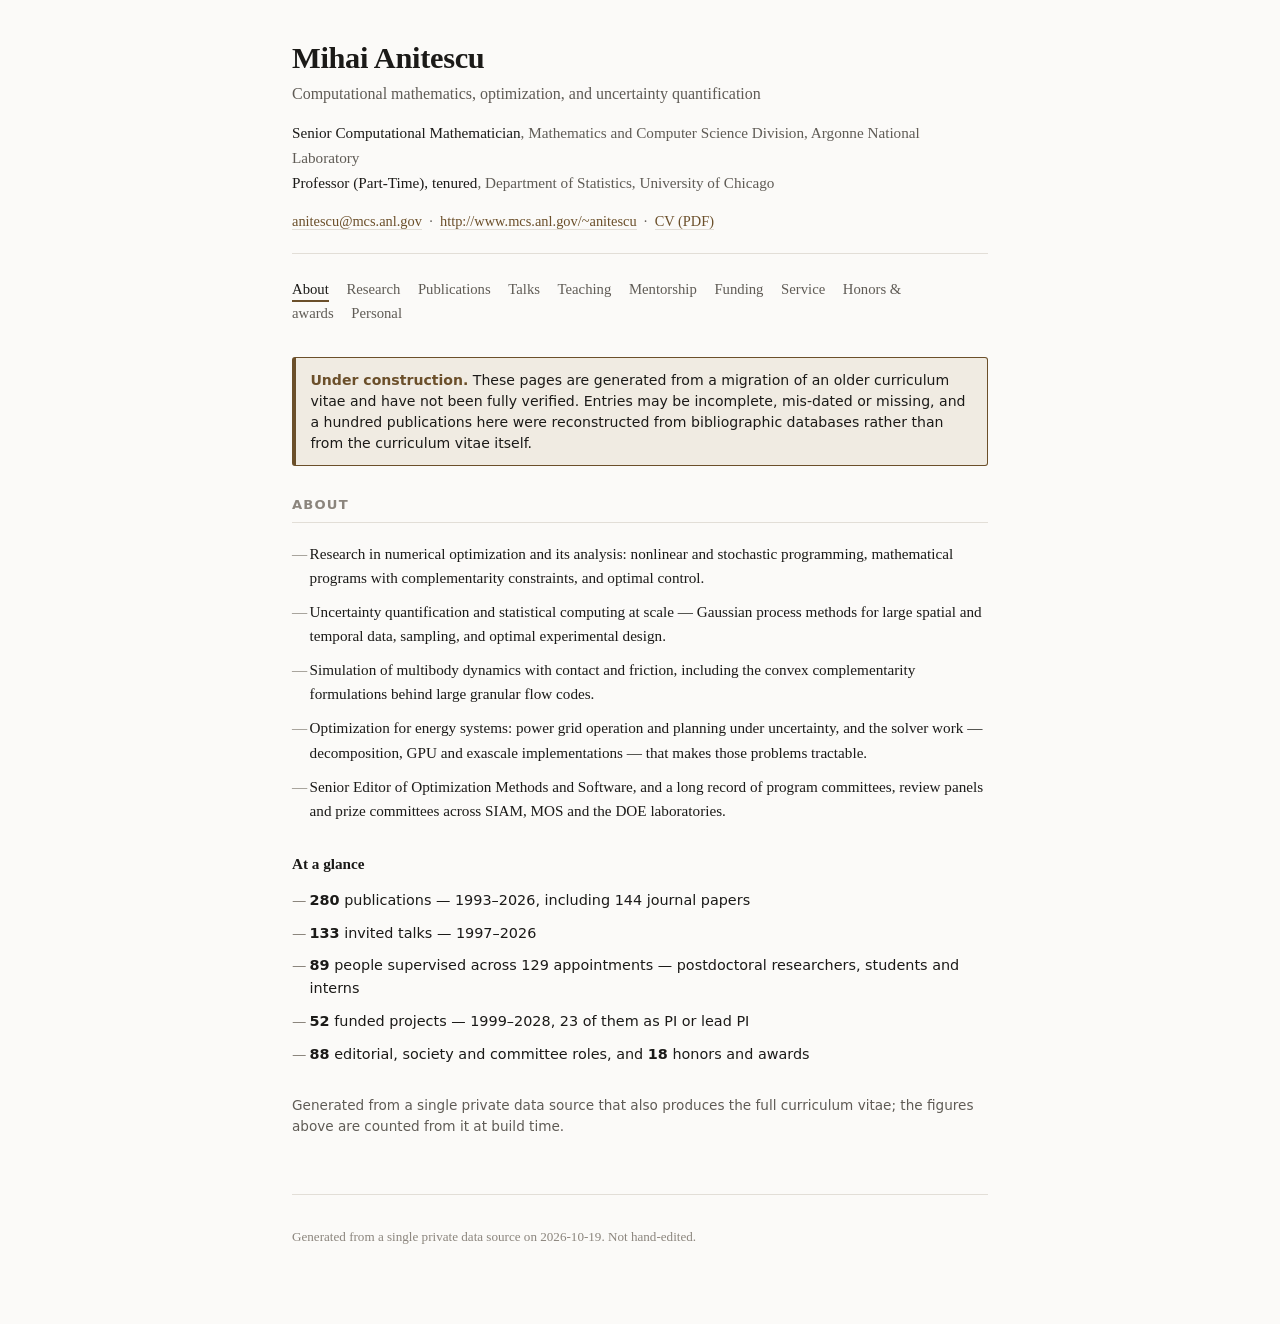
<file: index.html>
<!doctype html>
<html lang="en">
<head>
<meta charset="utf-8">
<meta name="viewport" content="width=device-width, initial-scale=1">
<title>About — Mihai Anitescu</title>
<link rel="stylesheet" href="style.css?v=98c5d8c673">
</head>
<body>
<div class="wrap">
<header class="site">
  <h1>Mihai Anitescu</h1>
  <p class="tagline">Computational mathematics, optimization, and uncertainty quantification</p>
  <ul class="affil"><li><span class="role">Senior Computational Mathematician</span>, Mathematics and Computer Science Division, Argonne National Laboratory</li><li><span class="role">Professor (Part-Time), tenured</span>, Department of Statistics, University of Chicago</li></ul>
  <p class="contact"><a href="mailto:anitescu@mcs.anl.gov">anitescu@mcs.anl.gov</a> &nbsp;·&nbsp; <a href="http://www.mcs.anl.gov/~anitescu">http://www.mcs.anl.gov/~anitescu</a> &nbsp;·&nbsp; <a href="mihai-anitescu-cv.pdf">CV (PDF)</a></p>
</header>
<nav class="site"><a href="index.html" aria-current="page">About</a><a href="research.html">Research</a><a href="publications.html">Publications</a><a href="talks.html">Talks</a><a href="teaching.html">Teaching</a><a href="mentorship.html">Mentorship</a><a href="funding.html">Funding</a><a href="service.html">Service</a><a href="awards.html">Honors &amp; awards</a><a href="personal.html">Personal</a></nav>
<main>
<p class="construction"><strong>Under construction.</strong> These pages are generated from a migration of an older curriculum vitae and have not been fully verified. Entries may be incomplete, mis-dated or missing, and a hundred publications here were reconstructed from bibliographic databases rather than from the curriculum vitae itself.</p>

<h2 class="section">About</h2>
<ul class="summary">
  <li>Research in numerical optimization and its analysis: nonlinear and stochastic programming, mathematical programs with complementarity constraints, and optimal control.</li>
  <li>Uncertainty quantification and statistical computing at scale — Gaussian process methods for large spatial and temporal data, sampling, and optimal experimental design.</li>
  <li>Simulation of multibody dynamics with contact and friction, including the convex complementarity formulations behind large granular flow codes.</li>
  <li>Optimization for energy systems: power grid operation and planning under uncertainty, and the solver work — decomposition, GPU and exascale implementations — that makes those problems tractable.</li>
  <li>Senior Editor of Optimization Methods and Software, and a long record of program committees, review panels and prize committees across SIAM, MOS and the DOE laboratories.</li>
</ul>
<h3 class="group">At a glance</h3>
<ul class="glance">
  <li><strong>280</strong> publications — 1993&#8211;2026, including 144 journal papers</li>
  <li><strong>133</strong> invited talks — 1997&#8211;2026</li>
  <li><strong>89</strong> people supervised across 129 appointments — postdoctoral researchers, students and interns</li>
  <li><strong>52</strong> funded projects — 1999&#8211;2028, 23 of them as PI or lead PI</li>
  <li><strong>88</strong> editorial, society and committee roles, and <strong>18</strong> honors and awards</li>
</ul>
<p class="note">Generated from a single private data source that also produces the full curriculum vitae; the figures above are counted from it at build time.</p>
</main>
<footer class="site">
  <p>Generated from a single private data source on 2026-10-19. Not hand-edited.</p>
</footer>
</div>
</body>
</html>
</file>
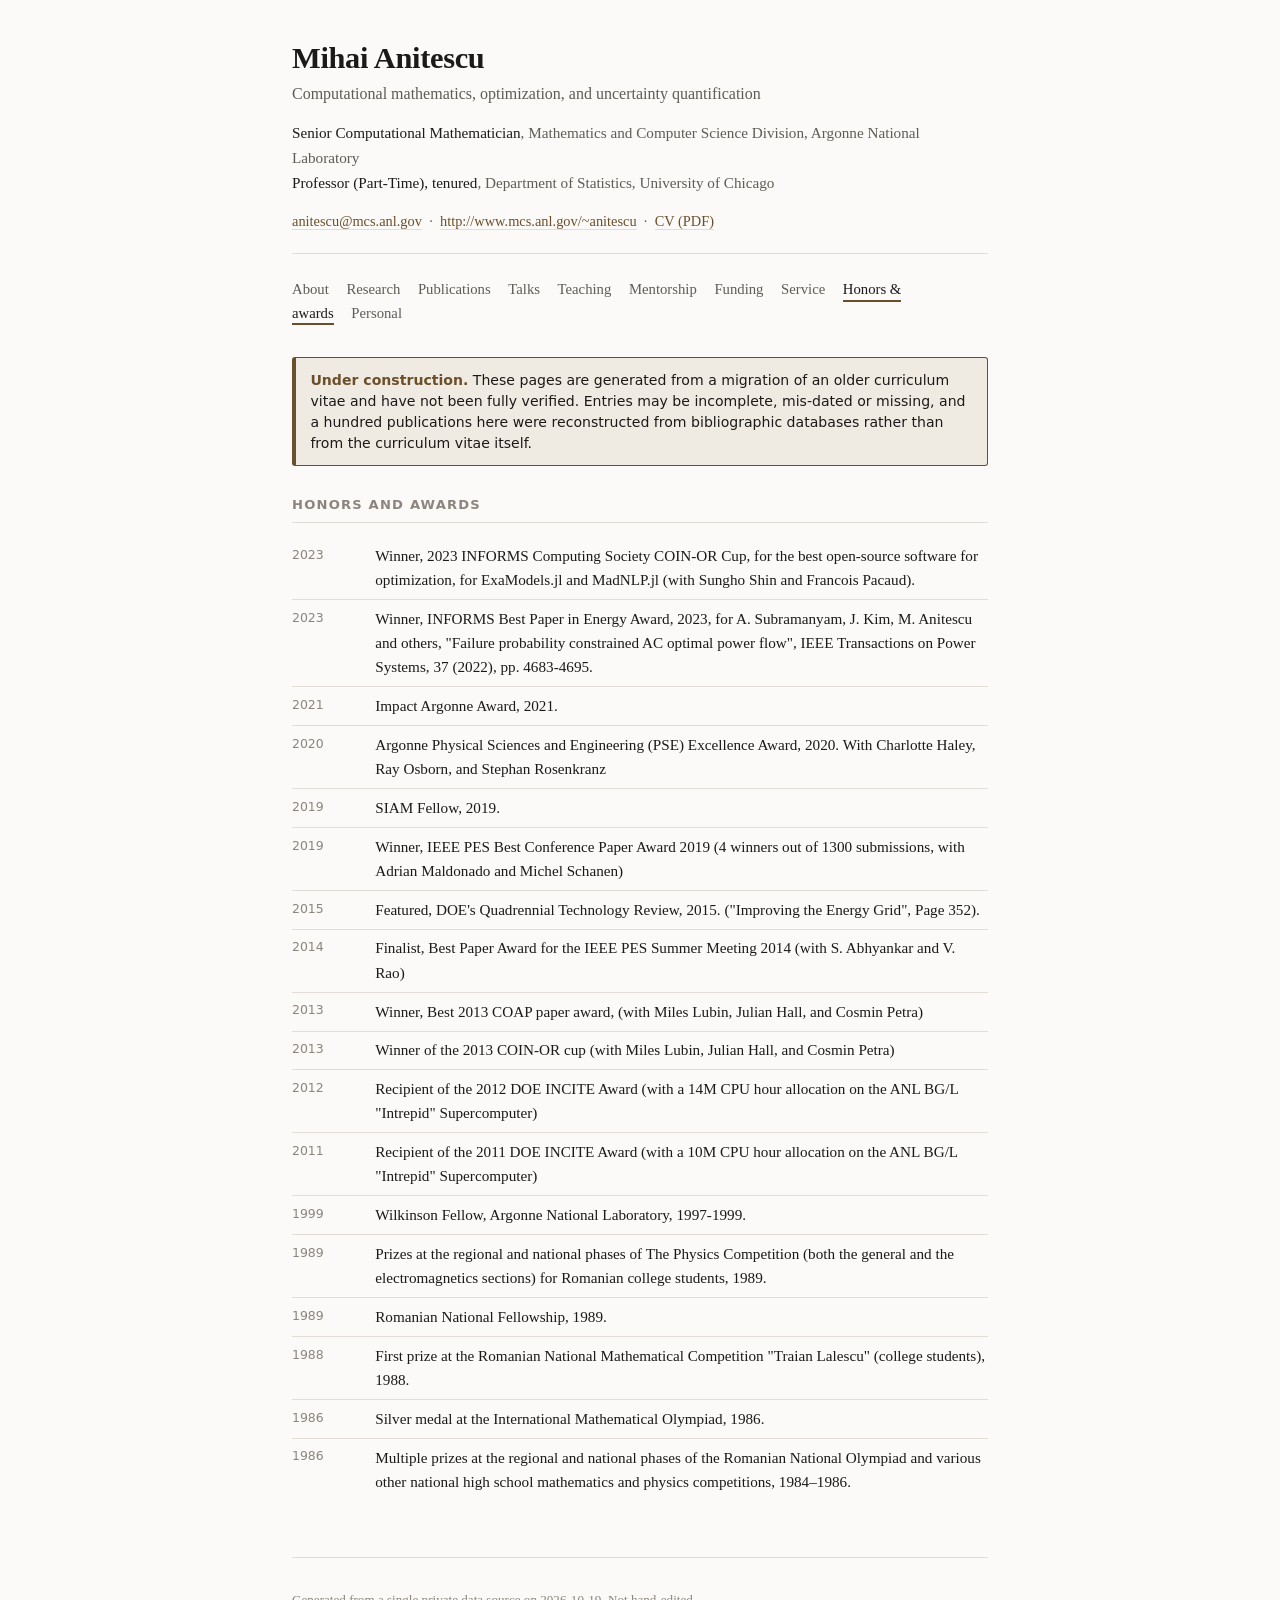
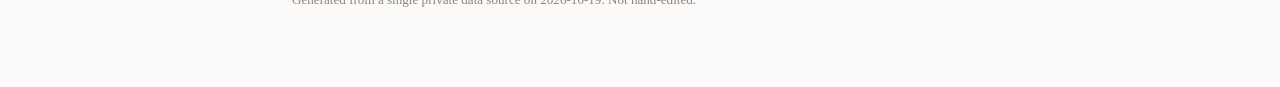
<file: awards.html>
<!doctype html>
<html lang="en">
<head>
<meta charset="utf-8">
<meta name="viewport" content="width=device-width, initial-scale=1">
<title>Honors &amp; awards — Mihai Anitescu</title>
<link rel="stylesheet" href="style.css?v=98c5d8c673">
</head>
<body>
<div class="wrap">
<header class="site">
  <h1>Mihai Anitescu</h1>
  <p class="tagline">Computational mathematics, optimization, and uncertainty quantification</p>
  <ul class="affil"><li><span class="role">Senior Computational Mathematician</span>, Mathematics and Computer Science Division, Argonne National Laboratory</li><li><span class="role">Professor (Part-Time), tenured</span>, Department of Statistics, University of Chicago</li></ul>
  <p class="contact"><a href="mailto:anitescu@mcs.anl.gov">anitescu@mcs.anl.gov</a> &nbsp;·&nbsp; <a href="http://www.mcs.anl.gov/~anitescu">http://www.mcs.anl.gov/~anitescu</a> &nbsp;·&nbsp; <a href="mihai-anitescu-cv.pdf">CV (PDF)</a></p>
</header>
<nav class="site"><a href="index.html">About</a><a href="research.html">Research</a><a href="publications.html">Publications</a><a href="talks.html">Talks</a><a href="teaching.html">Teaching</a><a href="mentorship.html">Mentorship</a><a href="funding.html">Funding</a><a href="service.html">Service</a><a href="awards.html" aria-current="page">Honors &amp; awards</a><a href="personal.html">Personal</a></nav>
<main>
<p class="construction"><strong>Under construction.</strong> These pages are generated from a migration of an older curriculum vitae and have not been fully verified. Entries may be incomplete, mis-dated or missing, and a hundred publications here were reconstructed from bibliographic databases rather than from the curriculum vitae itself.</p>

<h2 class="section" id="s-awards">Honors and awards</h2>
<ul class="entries">
  <li><span class="yr">2023</span>Winner, 2023 INFORMS Computing Society COIN-OR Cup, for the best open-source software for optimization, for ExaModels.jl and MadNLP.jl (with Sungho Shin and Francois Pacaud).</li>
  <li><span class="yr">2023</span>Winner, INFORMS Best Paper in Energy Award, 2023, for A. Subramanyam, J. Kim, M. Anitescu and others, "Failure probability constrained AC optimal power flow", IEEE Transactions on Power Systems, 37 (2022), pp. 4683-4695.</li>
  <li><span class="yr">2021</span>Impact Argonne Award, 2021.</li>
  <li><span class="yr">2020</span>Argonne Physical Sciences and Engineering (PSE) Excellence Award, 2020. With Charlotte Haley, Ray Osborn, and Stephan Rosenkranz</li>
  <li><span class="yr">2019</span>SIAM Fellow, 2019.</li>
  <li><span class="yr">2019</span>Winner, IEEE PES Best Conference Paper Award 2019 (4 winners out of 1300 submissions, with Adrian Maldonado and Michel Schanen)</li>
  <li><span class="yr">2015</span>Featured, DOE's Quadrennial Technology Review, 2015. ("Improving the Energy Grid", Page 352).</li>
  <li><span class="yr">2014</span>Finalist, Best Paper Award for the IEEE PES Summer Meeting 2014 (with S. Abhyankar and V. Rao)</li>
  <li><span class="yr">2013</span>Winner, Best 2013 COAP paper award, (with Miles Lubin, Julian Hall, and Cosmin Petra)</li>
  <li><span class="yr">2013</span>Winner of the 2013 COIN-OR cup (with Miles Lubin, Julian Hall, and Cosmin Petra)</li>
  <li><span class="yr">2012</span>Recipient of the 2012 DOE INCITE Award (with a 14M CPU hour allocation on the ANL BG/L "Intrepid" Supercomputer)</li>
  <li><span class="yr">2011</span>Recipient of the 2011 DOE INCITE Award (with a 10M CPU hour allocation on the ANL BG/L "Intrepid" Supercomputer)</li>
  <li><span class="yr">1999</span>Wilkinson Fellow, Argonne National Laboratory, 1997-1999.</li>
  <li><span class="yr">1989</span>Prizes at the regional and national phases of The Physics Competition (both the general and the electromagnetics sections) for Romanian college students, 1989.</li>
  <li><span class="yr">1989</span>Romanian National Fellowship, 1989.</li>
  <li><span class="yr">1988</span>First prize at the Romanian National Mathematical Competition "Traian Lalescu" (college students), 1988.</li>
  <li><span class="yr">1986</span>Silver medal at the International Mathematical Olympiad, 1986.</li>
  <li><span class="yr">1986</span>Multiple prizes at the regional and national phases of the Romanian National Olympiad and various other national high school mathematics and physics competitions, 1984–1986.</li>
</ul>
</main>
<footer class="site">
  <p>Generated from a single private data source on 2026-10-19. Not hand-edited.</p>
</footer>
</div>
</body>
</html>
</file>
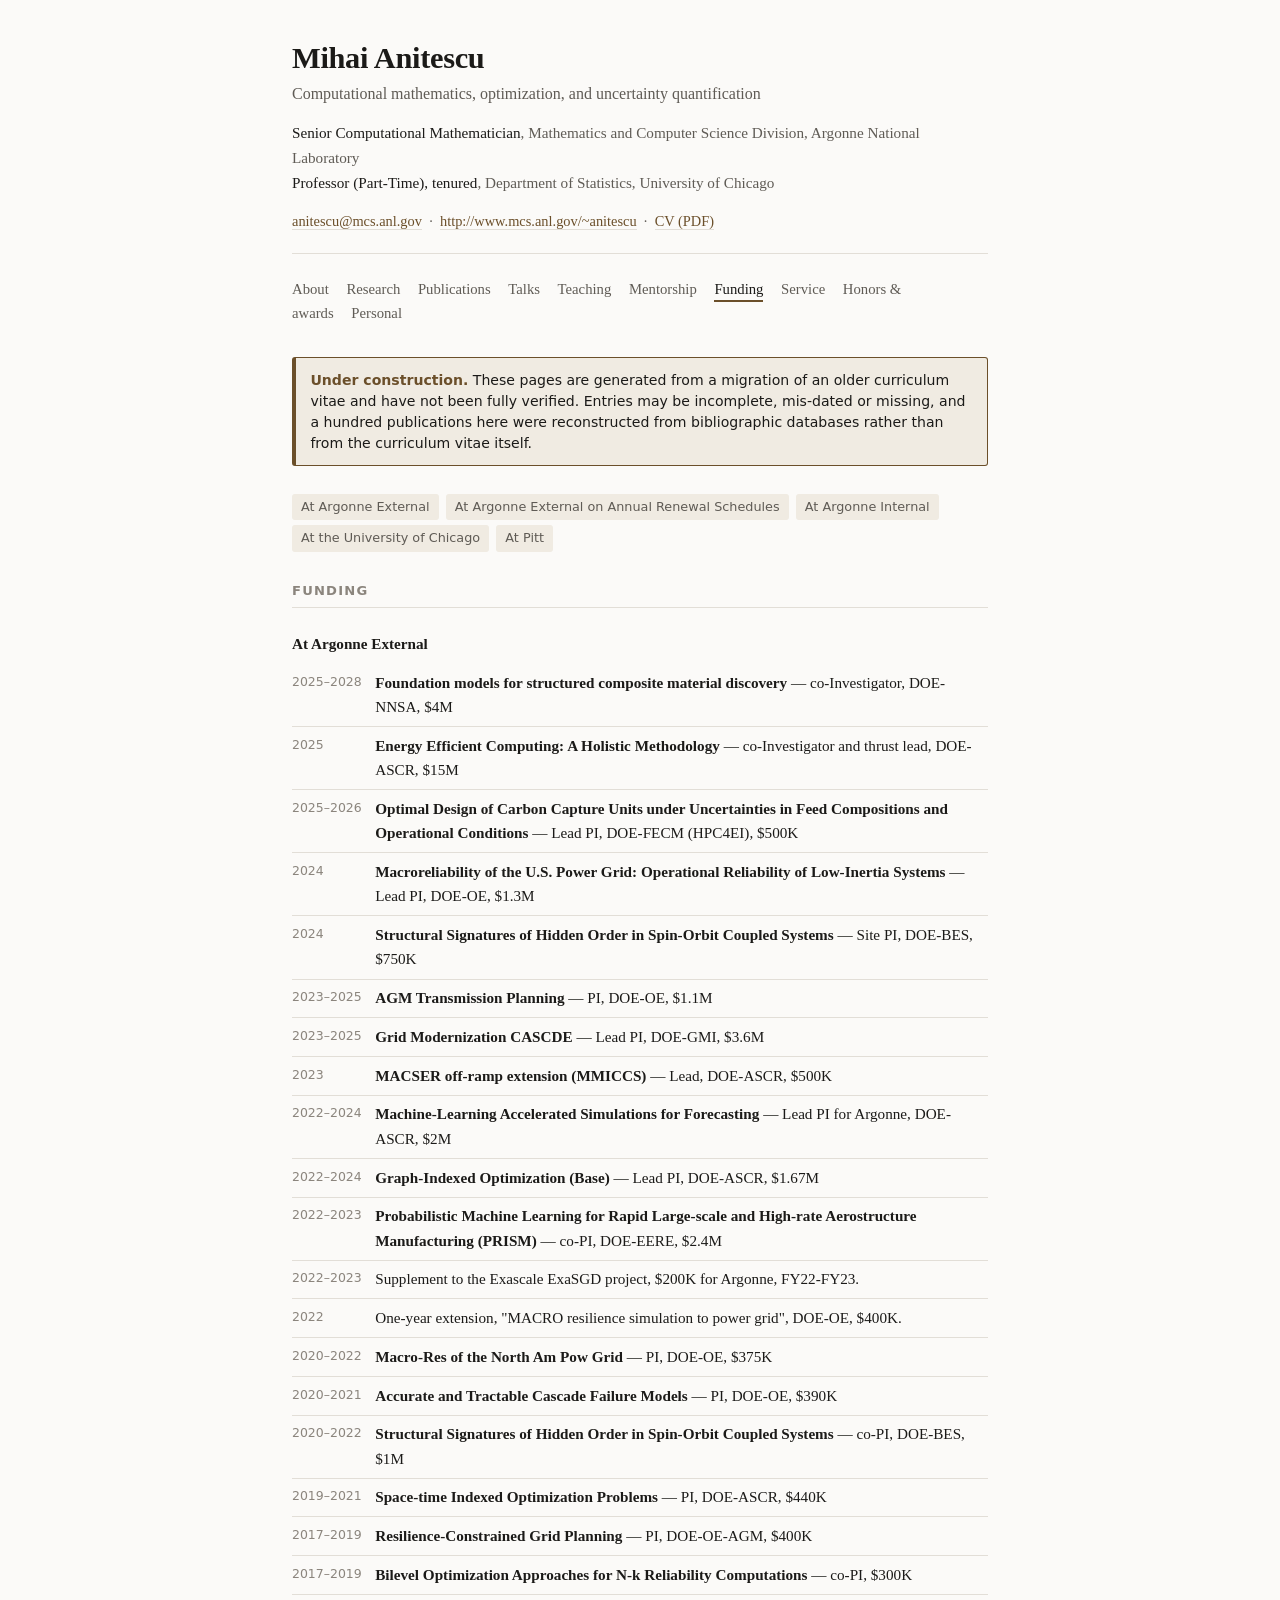
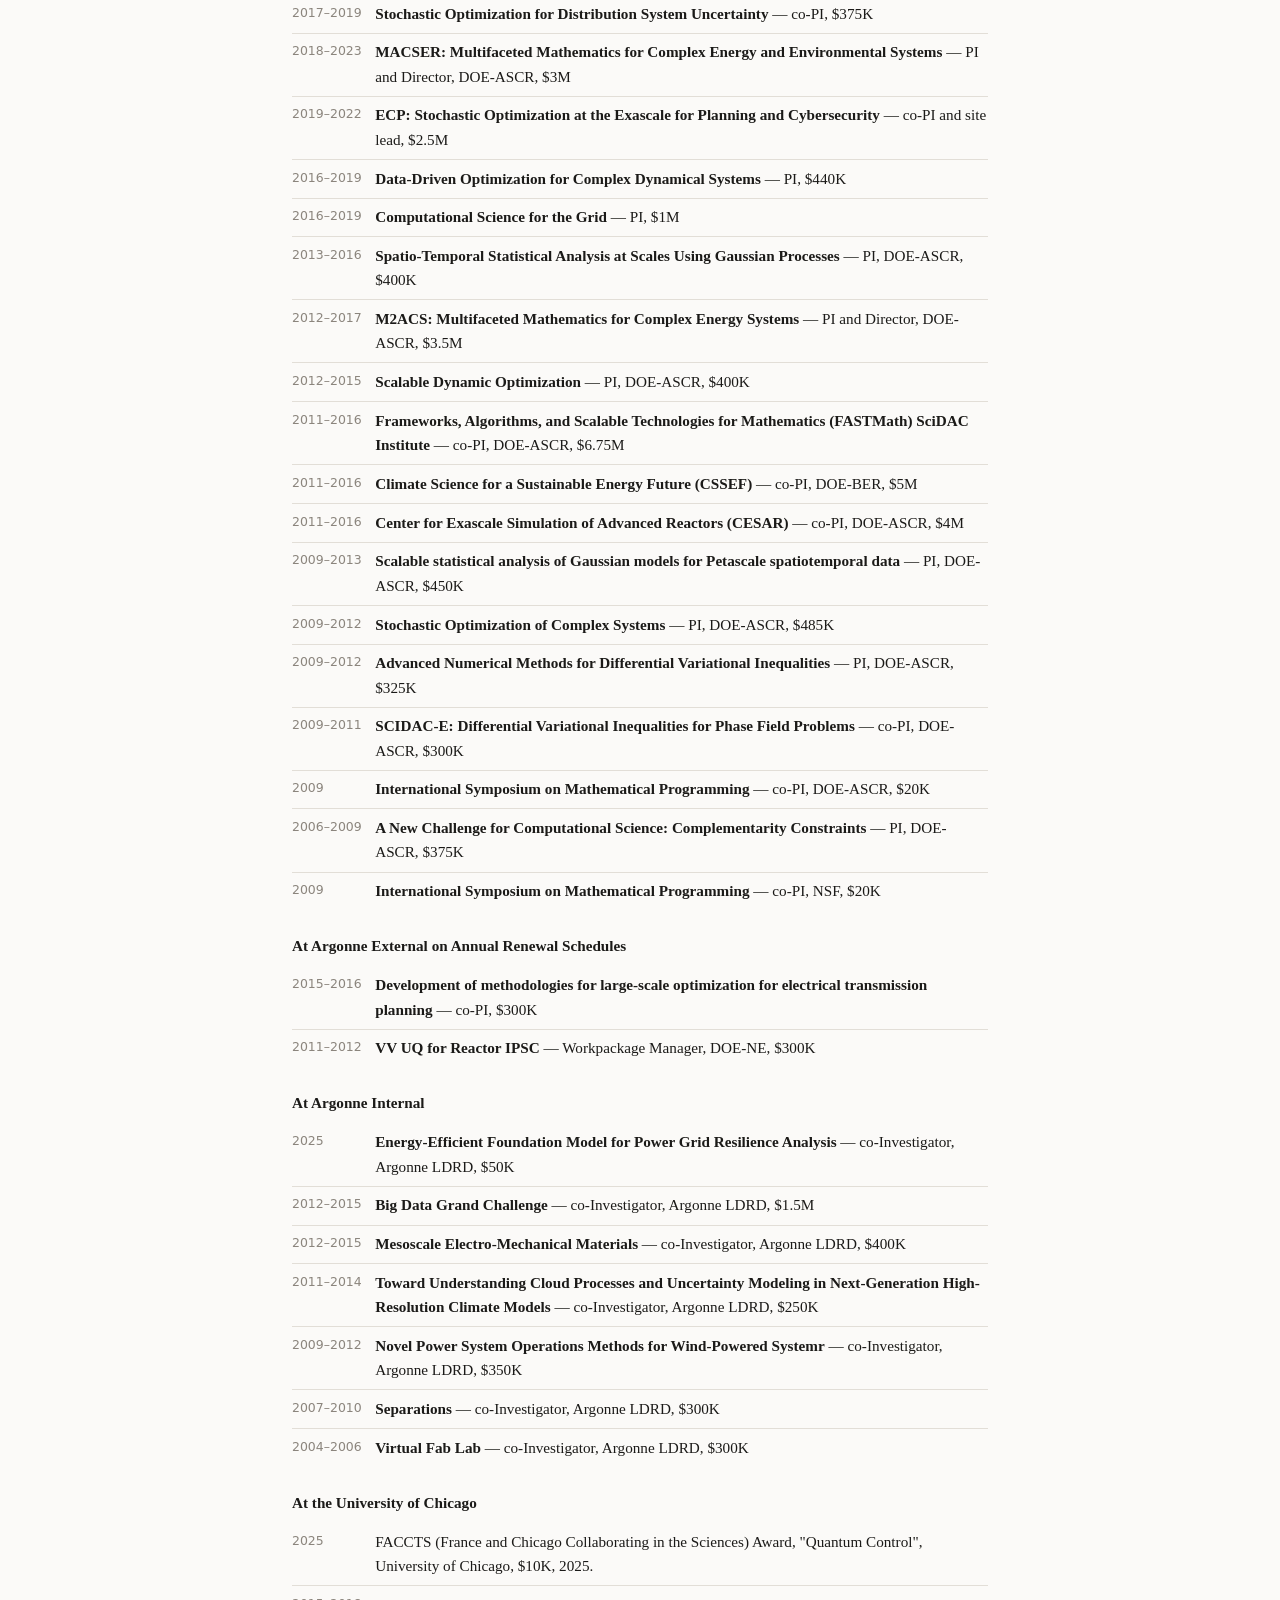
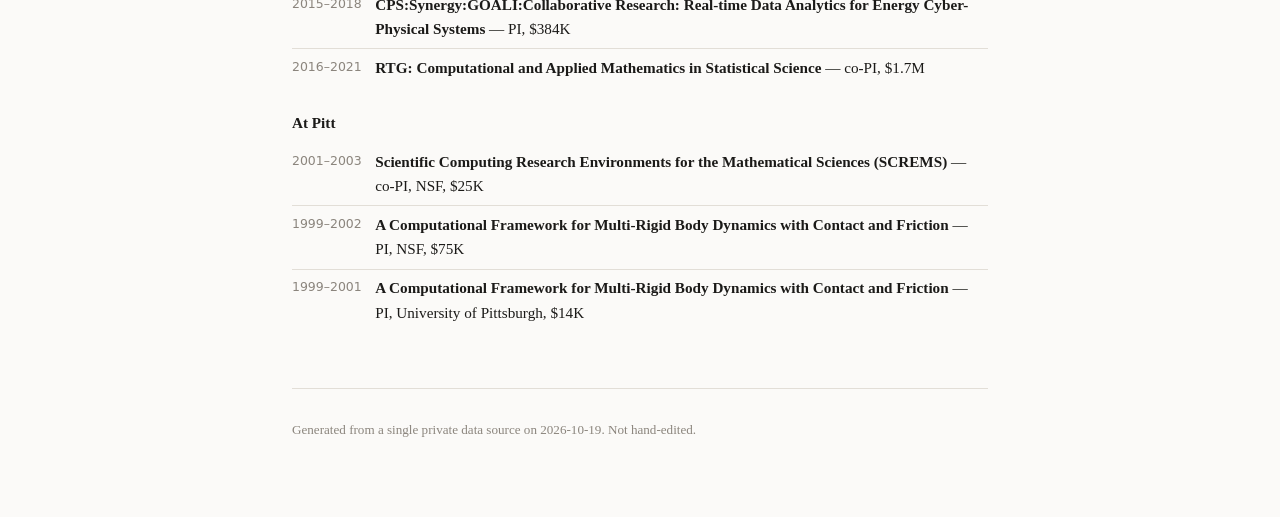
<file: funding.html>
<!doctype html>
<html lang="en">
<head>
<meta charset="utf-8">
<meta name="viewport" content="width=device-width, initial-scale=1">
<title>Funding — Mihai Anitescu</title>
<link rel="stylesheet" href="style.css?v=98c5d8c673">
</head>
<body>
<div class="wrap">
<header class="site">
  <h1>Mihai Anitescu</h1>
  <p class="tagline">Computational mathematics, optimization, and uncertainty quantification</p>
  <ul class="affil"><li><span class="role">Senior Computational Mathematician</span>, Mathematics and Computer Science Division, Argonne National Laboratory</li><li><span class="role">Professor (Part-Time), tenured</span>, Department of Statistics, University of Chicago</li></ul>
  <p class="contact"><a href="mailto:anitescu@mcs.anl.gov">anitescu@mcs.anl.gov</a> &nbsp;·&nbsp; <a href="http://www.mcs.anl.gov/~anitescu">http://www.mcs.anl.gov/~anitescu</a> &nbsp;·&nbsp; <a href="mihai-anitescu-cv.pdf">CV (PDF)</a></p>
</header>
<nav class="site"><a href="index.html">About</a><a href="research.html">Research</a><a href="publications.html">Publications</a><a href="talks.html">Talks</a><a href="teaching.html">Teaching</a><a href="mentorship.html">Mentorship</a><a href="funding.html" aria-current="page">Funding</a><a href="service.html">Service</a><a href="awards.html">Honors &amp; awards</a><a href="personal.html">Personal</a></nav>
<main>
<p class="construction"><strong>Under construction.</strong> These pages are generated from a migration of an older curriculum vitae and have not been fully verified. Entries may be incomplete, mis-dated or missing, and a hundred publications here were reconstructed from bibliographic databases rather than from the curriculum vitae itself.</p>

<nav class="onpage" aria-label="On this page"><a href="#s-funding-at-argonne-external">At Argonne External</a>
<a href="#s-funding-at-argonne-external-on-annual-renewal-schedules">At Argonne External on Annual Renewal Schedules</a>
<a href="#s-funding-at-argonne-internal">At Argonne Internal</a>
<a href="#s-funding-at-the-university-of-chicago">At the University of Chicago</a>
<a href="#s-funding-at-pitt">At Pitt</a></nav>
<h2 class="section" id="s-funding">Funding</h2>
<h3 class="group" id="s-funding-at-argonne-external">At Argonne External</h3>
<ul class="entries">
  <li><span class="yr">2025–2028</span><strong>Foundation models for structured composite material discovery</strong> — co-Investigator, DOE-NNSA, $4M</li>
  <li><span class="yr">2025</span><strong>Energy Efficient Computing: A Holistic Methodology</strong> — co-Investigator and thrust lead, DOE-ASCR, $15M</li>
  <li><span class="yr">2025–2026</span><strong>Optimal Design of Carbon Capture Units under Uncertainties in Feed Compositions and Operational Conditions</strong> — Lead PI, DOE-FECM (HPC4EI), $500K</li>
  <li><span class="yr">2024</span><strong>Macroreliability of the U.S. Power Grid: Operational Reliability of Low-Inertia Systems</strong> — Lead PI, DOE-OE, $1.3M</li>
  <li><span class="yr">2024</span><strong>Structural Signatures of Hidden Order in Spin-Orbit Coupled Systems</strong> — Site PI, DOE-BES, $750K</li>
  <li><span class="yr">2023–2025</span><strong>AGM Transmission Planning</strong> — PI, DOE-OE, $1.1M</li>
  <li><span class="yr">2023–2025</span><strong>Grid Modernization CASCDE</strong> — Lead PI, DOE-GMI, $3.6M</li>
  <li><span class="yr">2023</span><strong>MACSER off-ramp extension (MMICCS)</strong> — Lead, DOE-ASCR, $500K</li>
  <li><span class="yr">2022–2024</span><strong>Machine-Learning Accelerated Simulations for Forecasting</strong> — Lead PI for Argonne, DOE-ASCR, $2M</li>
  <li><span class="yr">2022–2024</span><strong>Graph-Indexed Optimization (Base)</strong> — Lead PI, DOE-ASCR, $1.67M</li>
  <li><span class="yr">2022–2023</span><strong>Probabilistic Machine Learning for Rapid Large-scale and High-rate Aerostructure Manufacturing (PRISM)</strong> — co-PI, DOE-EERE, $2.4M</li>
  <li><span class="yr">2022–2023</span>Supplement to the Exascale ExaSGD project, $200K for Argonne, FY22-FY23.</li>
  <li><span class="yr">2022</span>One-year extension, "MACRO resilience simulation to power grid", DOE-OE, $400K.</li>
  <li><span class="yr">2020–2022</span><strong>Macro-Res of the North Am Pow Grid</strong> — PI, DOE-OE, $375K</li>
  <li><span class="yr">2020–2021</span><strong>Accurate and Tractable Cascade Failure Models</strong> — PI, DOE-OE, $390K</li>
  <li><span class="yr">2020–2022</span><strong>Structural Signatures of Hidden Order in Spin-Orbit Coupled Systems</strong> — co-PI, DOE-BES, $1M</li>
  <li><span class="yr">2019–2021</span><strong>Space-time Indexed Optimization Problems</strong> — PI, DOE-ASCR, $440K</li>
  <li><span class="yr">2017–2019</span><strong>Resilience-Constrained Grid Planning</strong> — PI, DOE-OE-AGM, $400K</li>
  <li><span class="yr">2017–2019</span><strong>Bilevel Optimization Approaches for N-k Reliability Computations</strong> — co-PI, $300K</li>
  <li><span class="yr">2017–2019</span><strong>Stochastic Optimization for Distribution System Uncertainty</strong> — co-PI, $375K</li>
  <li><span class="yr">2018–2023</span><strong>MACSER: Multifaceted Mathematics for Complex Energy and Environmental Systems</strong> — PI and Director, DOE-ASCR, $3M</li>
  <li><span class="yr">2019–2022</span><strong>ECP: Stochastic Optimization at the Exascale for Planning and Cybersecurity</strong> — co-PI and site lead, $2.5M</li>
  <li><span class="yr">2016–2019</span><strong>Data-Driven Optimization for Complex Dynamical Systems</strong> — PI, $440K</li>
  <li><span class="yr">2016–2019</span><strong>Computational Science for the Grid</strong> — PI, $1M</li>
  <li><span class="yr">2013–2016</span><strong>Spatio-Temporal Statistical Analysis at Scales Using Gaussian Processes</strong> — PI, DOE-ASCR, $400K</li>
  <li><span class="yr">2012–2017</span><strong>M2ACS: Multifaceted Mathematics for Complex Energy Systems</strong> — PI and Director, DOE-ASCR, $3.5M</li>
  <li><span class="yr">2012–2015</span><strong>Scalable Dynamic Optimization</strong> — PI, DOE-ASCR, $400K</li>
  <li><span class="yr">2011–2016</span><strong>Frameworks, Algorithms, and Scalable Technologies for Mathematics (FASTMath) SciDAC Institute</strong> — co-PI, DOE-ASCR, $6.75M</li>
  <li><span class="yr">2011–2016</span><strong>Climate Science for a Sustainable Energy Future (CSSEF)</strong> — co-PI, DOE-BER, $5M</li>
  <li><span class="yr">2011–2016</span><strong>Center for Exascale Simulation of Advanced Reactors (CESAR)</strong> — co-PI, DOE-ASCR, $4M</li>
  <li><span class="yr">2009–2013</span><strong>Scalable statistical analysis of Gaussian models for Petascale spatiotemporal data</strong> — PI, DOE-ASCR, $450K</li>
  <li><span class="yr">2009–2012</span><strong>Stochastic Optimization of Complex Systems</strong> — PI, DOE-ASCR, $485K</li>
  <li><span class="yr">2009–2012</span><strong>Advanced Numerical Methods for Differential Variational Inequalities</strong> — PI, DOE-ASCR, $325K</li>
  <li><span class="yr">2009–2011</span><strong>SCIDAC-E: Differential Variational Inequalities for Phase Field Problems</strong> — co-PI, DOE-ASCR, $300K</li>
  <li><span class="yr">2009</span><strong>International Symposium on Mathematical Programming</strong> — co-PI, DOE-ASCR, $20K</li>
  <li><span class="yr">2006–2009</span><strong>A New Challenge for Computational Science: Complementarity Constraints</strong> — PI, DOE-ASCR, $375K</li>
  <li><span class="yr">2009</span><strong>International Symposium on Mathematical Programming</strong> — co-PI, NSF, $20K</li>
</ul>
<h3 class="group" id="s-funding-at-argonne-external-on-annual-renewal-schedules">At Argonne External on Annual Renewal Schedules</h3>
<ul class="entries">
  <li><span class="yr">2015–2016</span><strong>Development of methodologies for large-scale optimization for electrical transmission planning</strong> — co-PI, $300K</li>
  <li><span class="yr">2011–2012</span><strong>VV UQ for Reactor IPSC</strong> — Workpackage Manager, DOE-NE, $300K</li>
</ul>
<h3 class="group" id="s-funding-at-argonne-internal">At Argonne Internal</h3>
<ul class="entries">
  <li><span class="yr">2025</span><strong>Energy-Efficient Foundation Model for Power Grid Resilience Analysis</strong> — co-Investigator, Argonne LDRD, $50K</li>
  <li><span class="yr">2012–2015</span><strong>Big Data Grand Challenge</strong> — co-Investigator, Argonne LDRD, $1.5M</li>
  <li><span class="yr">2012–2015</span><strong>Mesoscale Electro-Mechanical Materials</strong> — co-Investigator, Argonne LDRD, $400K</li>
  <li><span class="yr">2011–2014</span><strong>Toward Understanding Cloud Processes and Uncertainty Modeling in Next-Generation High-Resolution Climate Models</strong> — co-Investigator, Argonne LDRD, $250K</li>
  <li><span class="yr">2009–2012</span><strong>Novel Power System Operations Methods for Wind-Powered Systemr</strong> — co-Investigator, Argonne LDRD, $350K</li>
  <li><span class="yr">2007–2010</span><strong>Separations</strong> — co-Investigator, Argonne LDRD, $300K</li>
  <li><span class="yr">2004–2006</span><strong>Virtual Fab Lab</strong> — co-Investigator, Argonne LDRD, $300K</li>
</ul>
<h3 class="group" id="s-funding-at-the-university-of-chicago">At the University of Chicago</h3>
<ul class="entries">
  <li><span class="yr">2025</span>FACCTS (France and Chicago Collaborating in the Sciences) Award, "Quantum Control", University of Chicago, $10K, 2025.</li>
  <li><span class="yr">2015–2018</span><strong>CPS:Synergy:GOALI:Collaborative Research: Real-time Data Analytics for Energy Cyber-Physical Systems</strong> — PI, $384K</li>
  <li><span class="yr">2016–2021</span><strong>RTG: Computational and Applied Mathematics in Statistical Science</strong> — co-PI, $1.7M</li>
</ul>
<h3 class="group" id="s-funding-at-pitt">At Pitt</h3>
<ul class="entries">
  <li><span class="yr">2001–2003</span><strong>Scientific Computing Research Environments for the Mathematical Sciences (SCREMS)</strong> — co-PI, NSF, $25K</li>
  <li><span class="yr">1999–2002</span><strong>A Computational Framework for Multi-Rigid Body Dynamics with Contact and Friction</strong> — PI, NSF, $75K</li>
  <li><span class="yr">1999–2001</span><strong>A Computational Framework for Multi-Rigid Body Dynamics with Contact and Friction</strong> — PI, University of Pittsburgh, $14K</li>
</ul>
</main>
<footer class="site">
  <p>Generated from a single private data source on 2026-10-19. Not hand-edited.</p>
</footer>
</div>
</body>
</html>
</file>
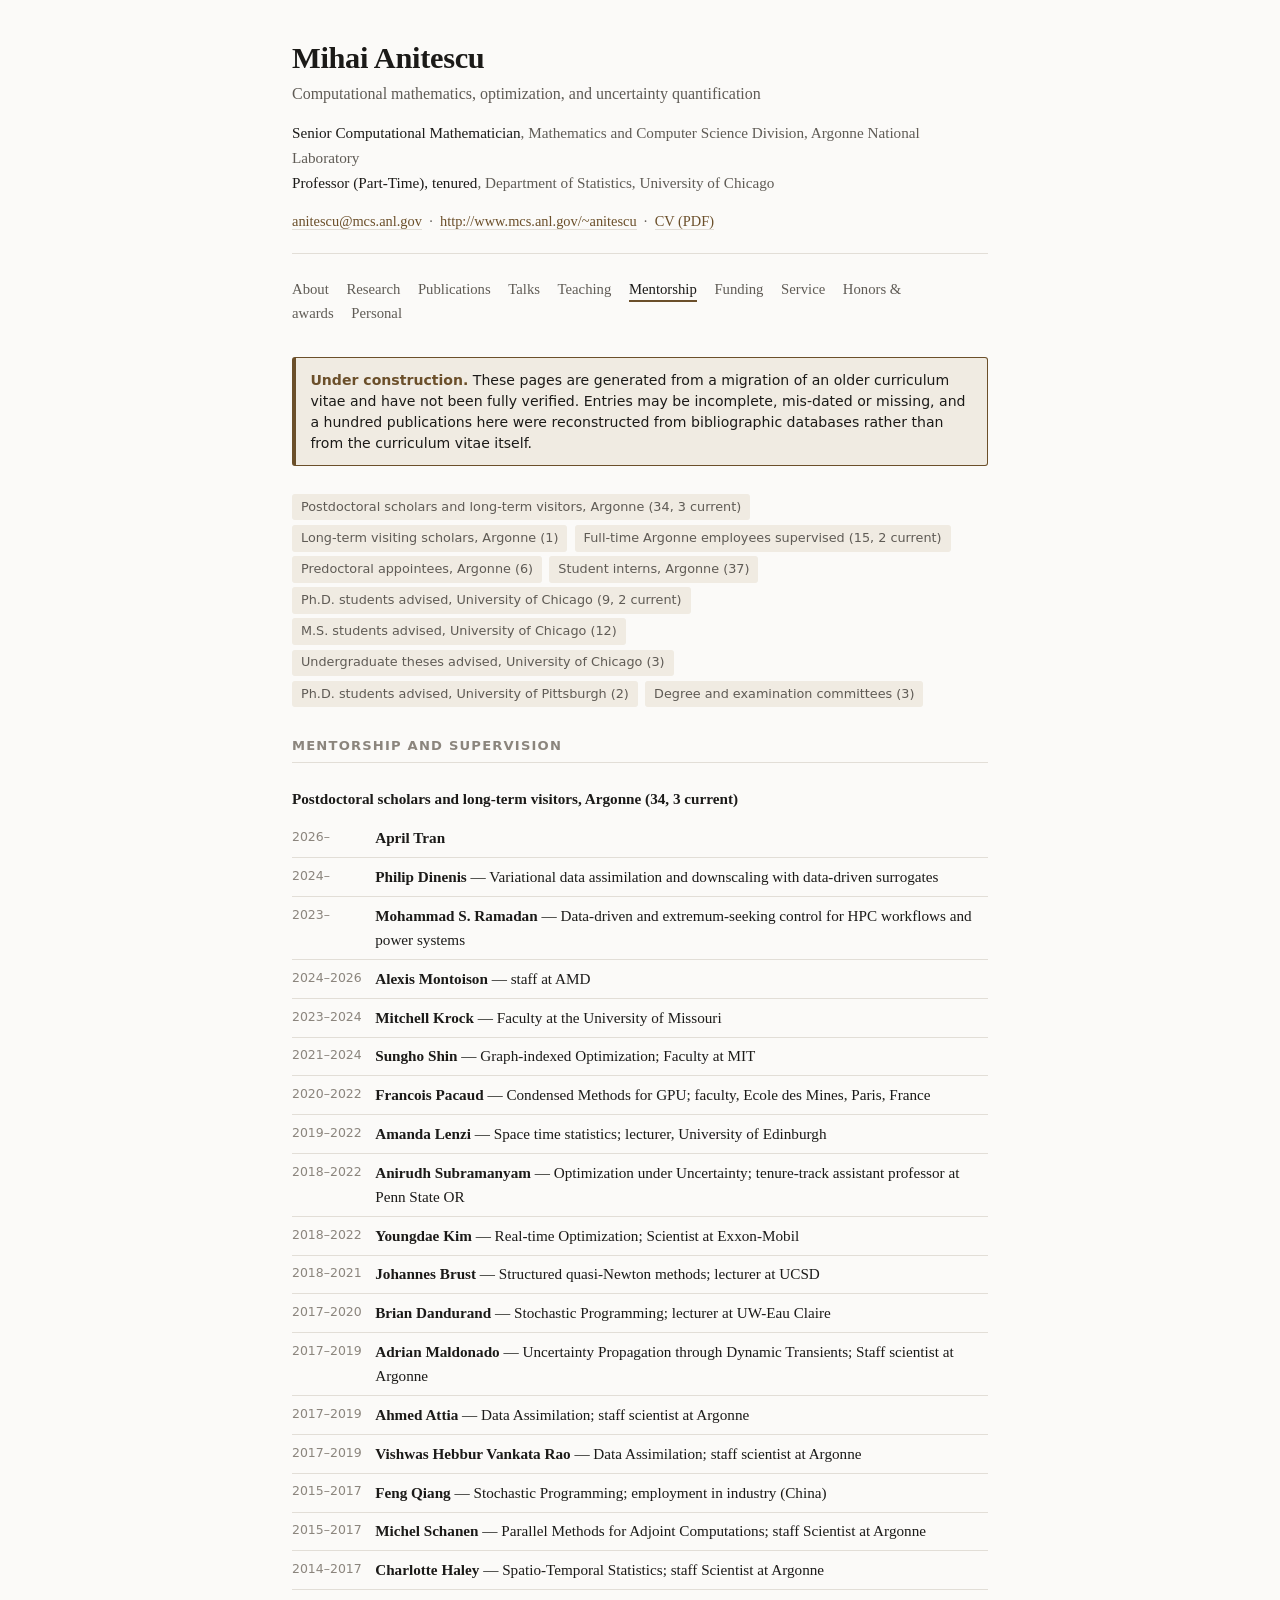
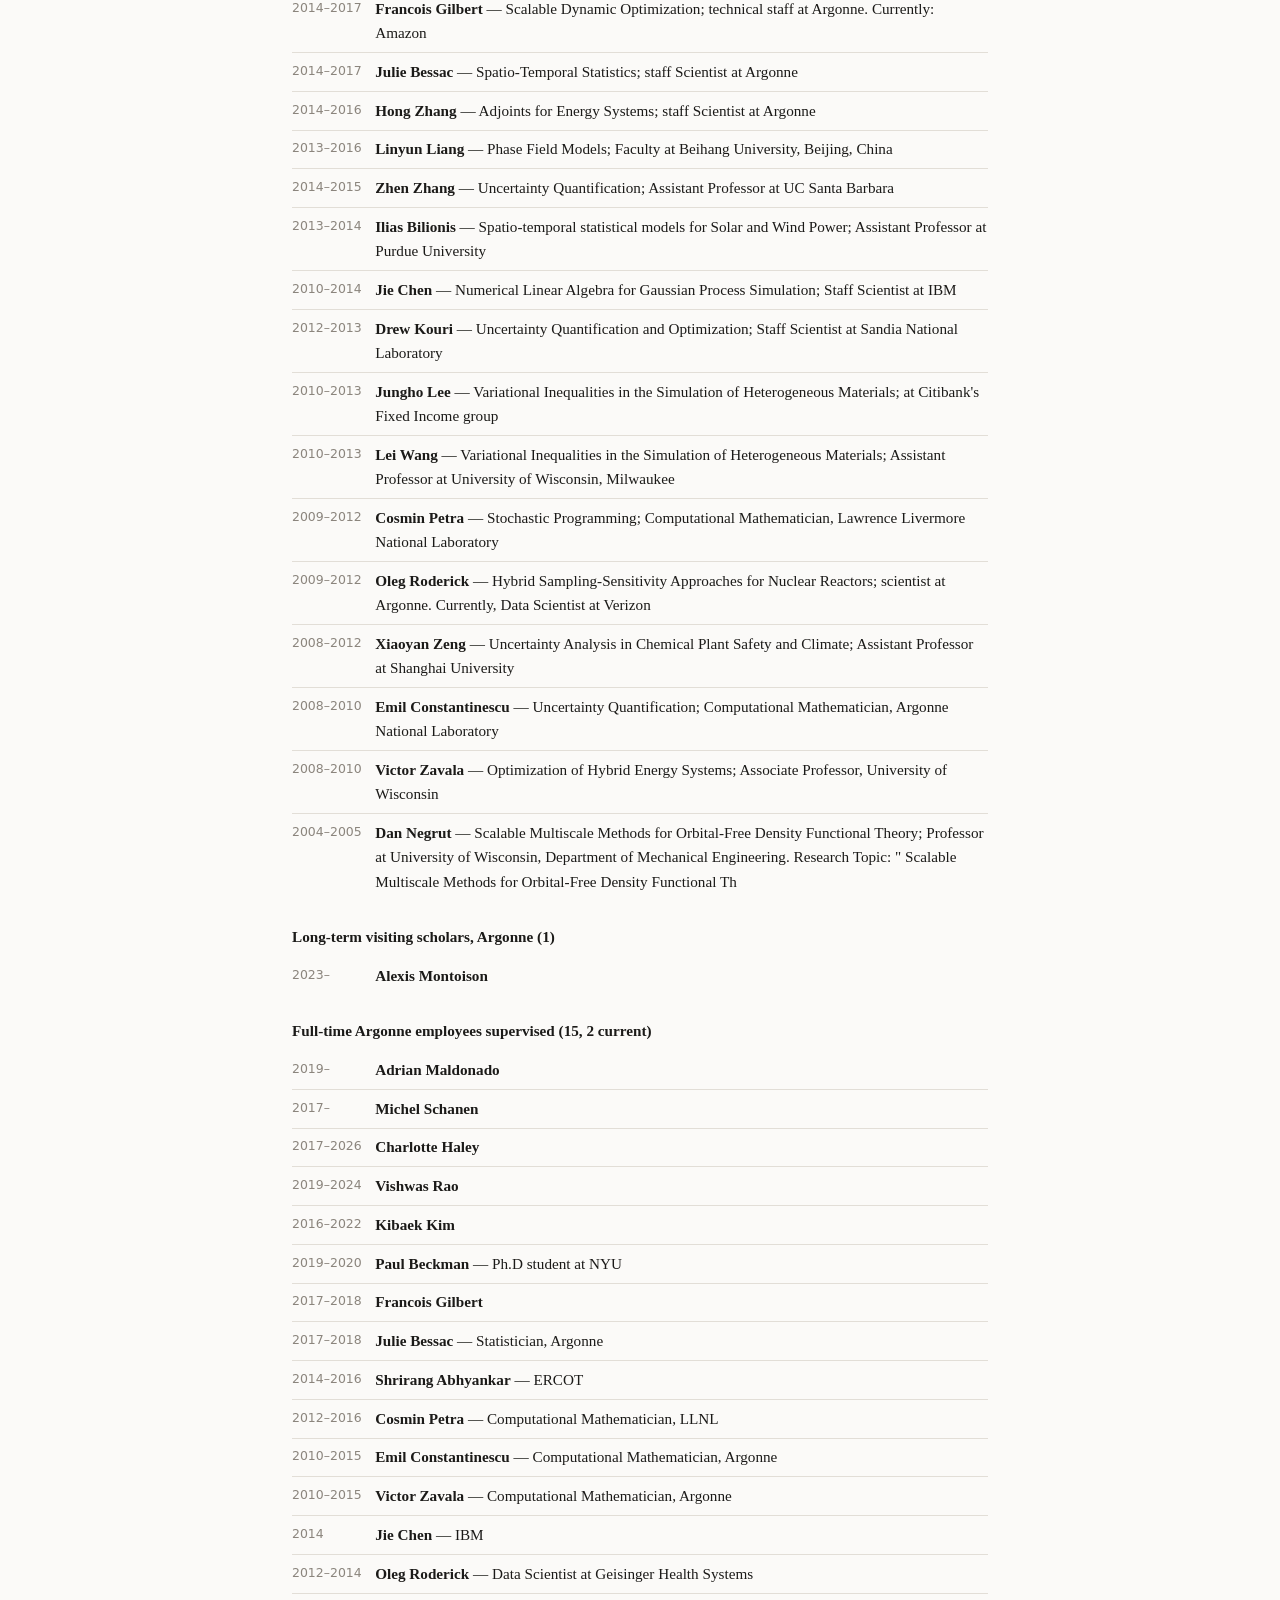
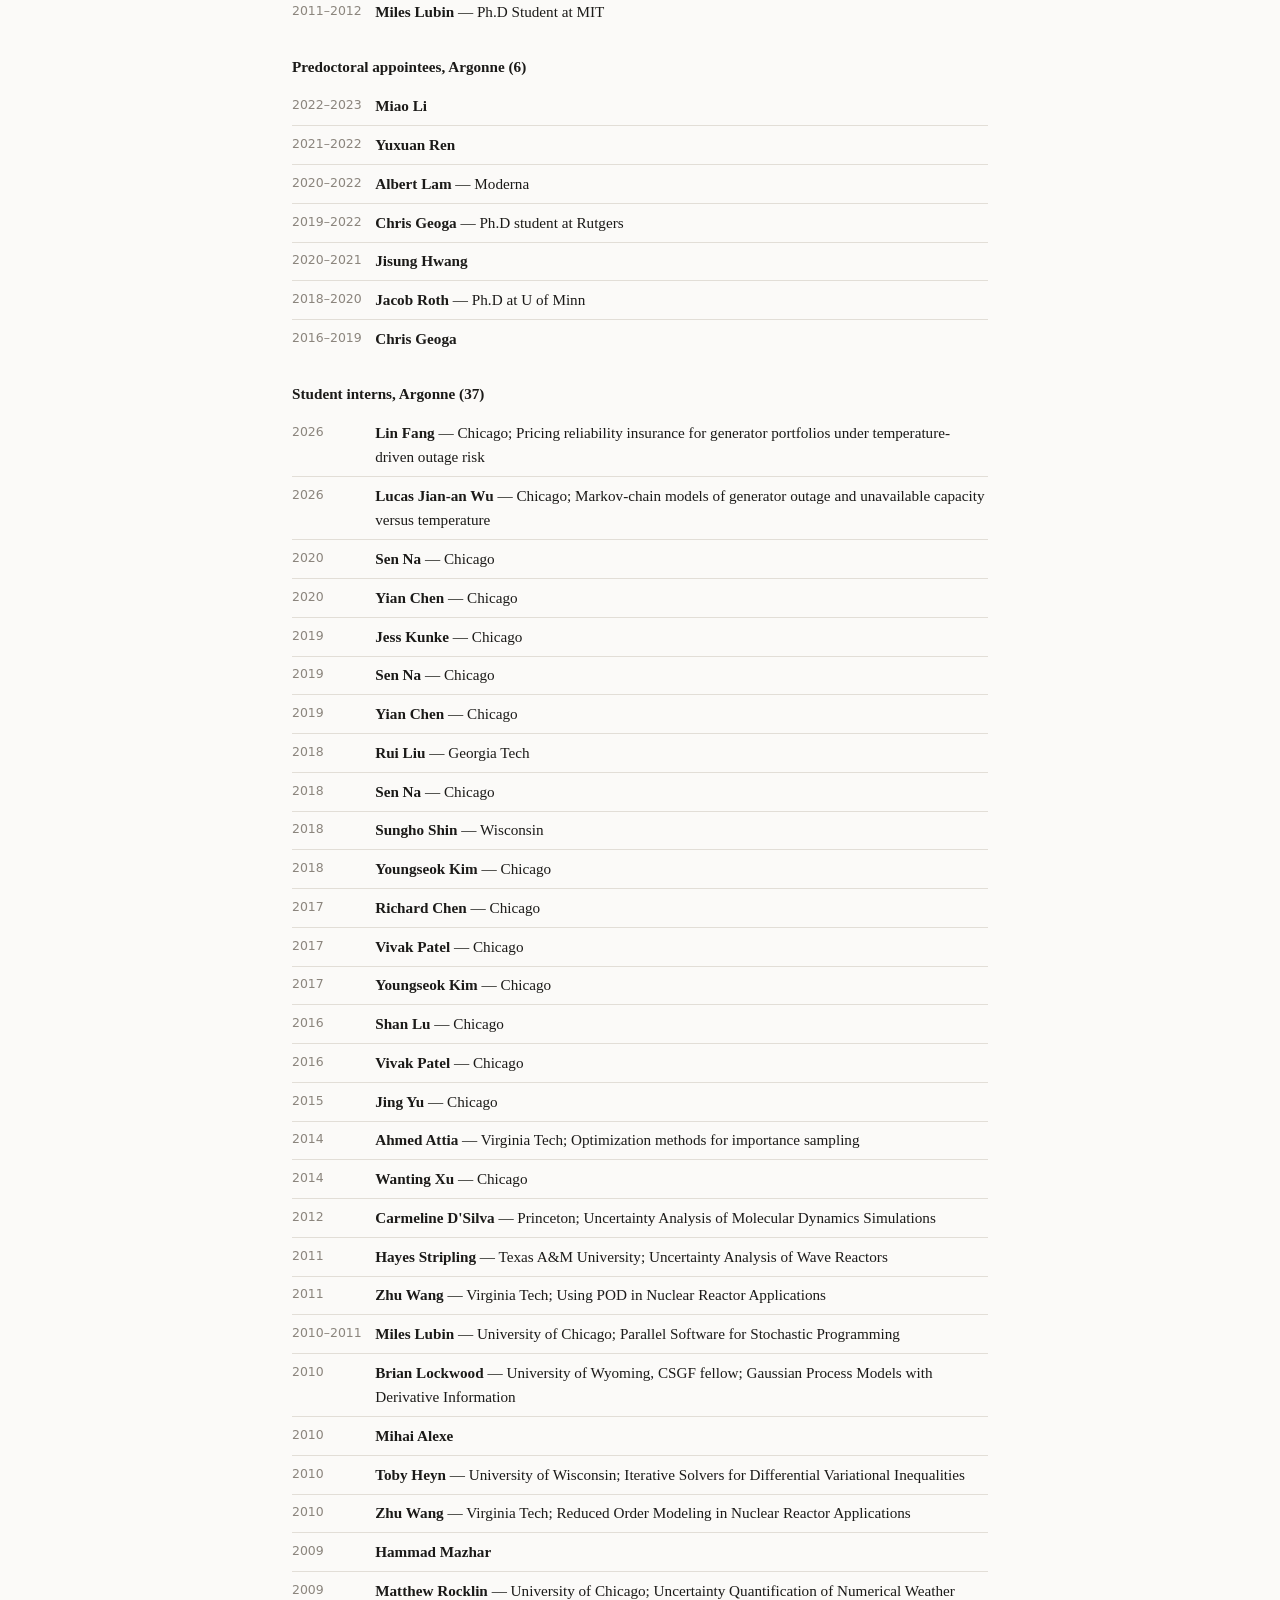
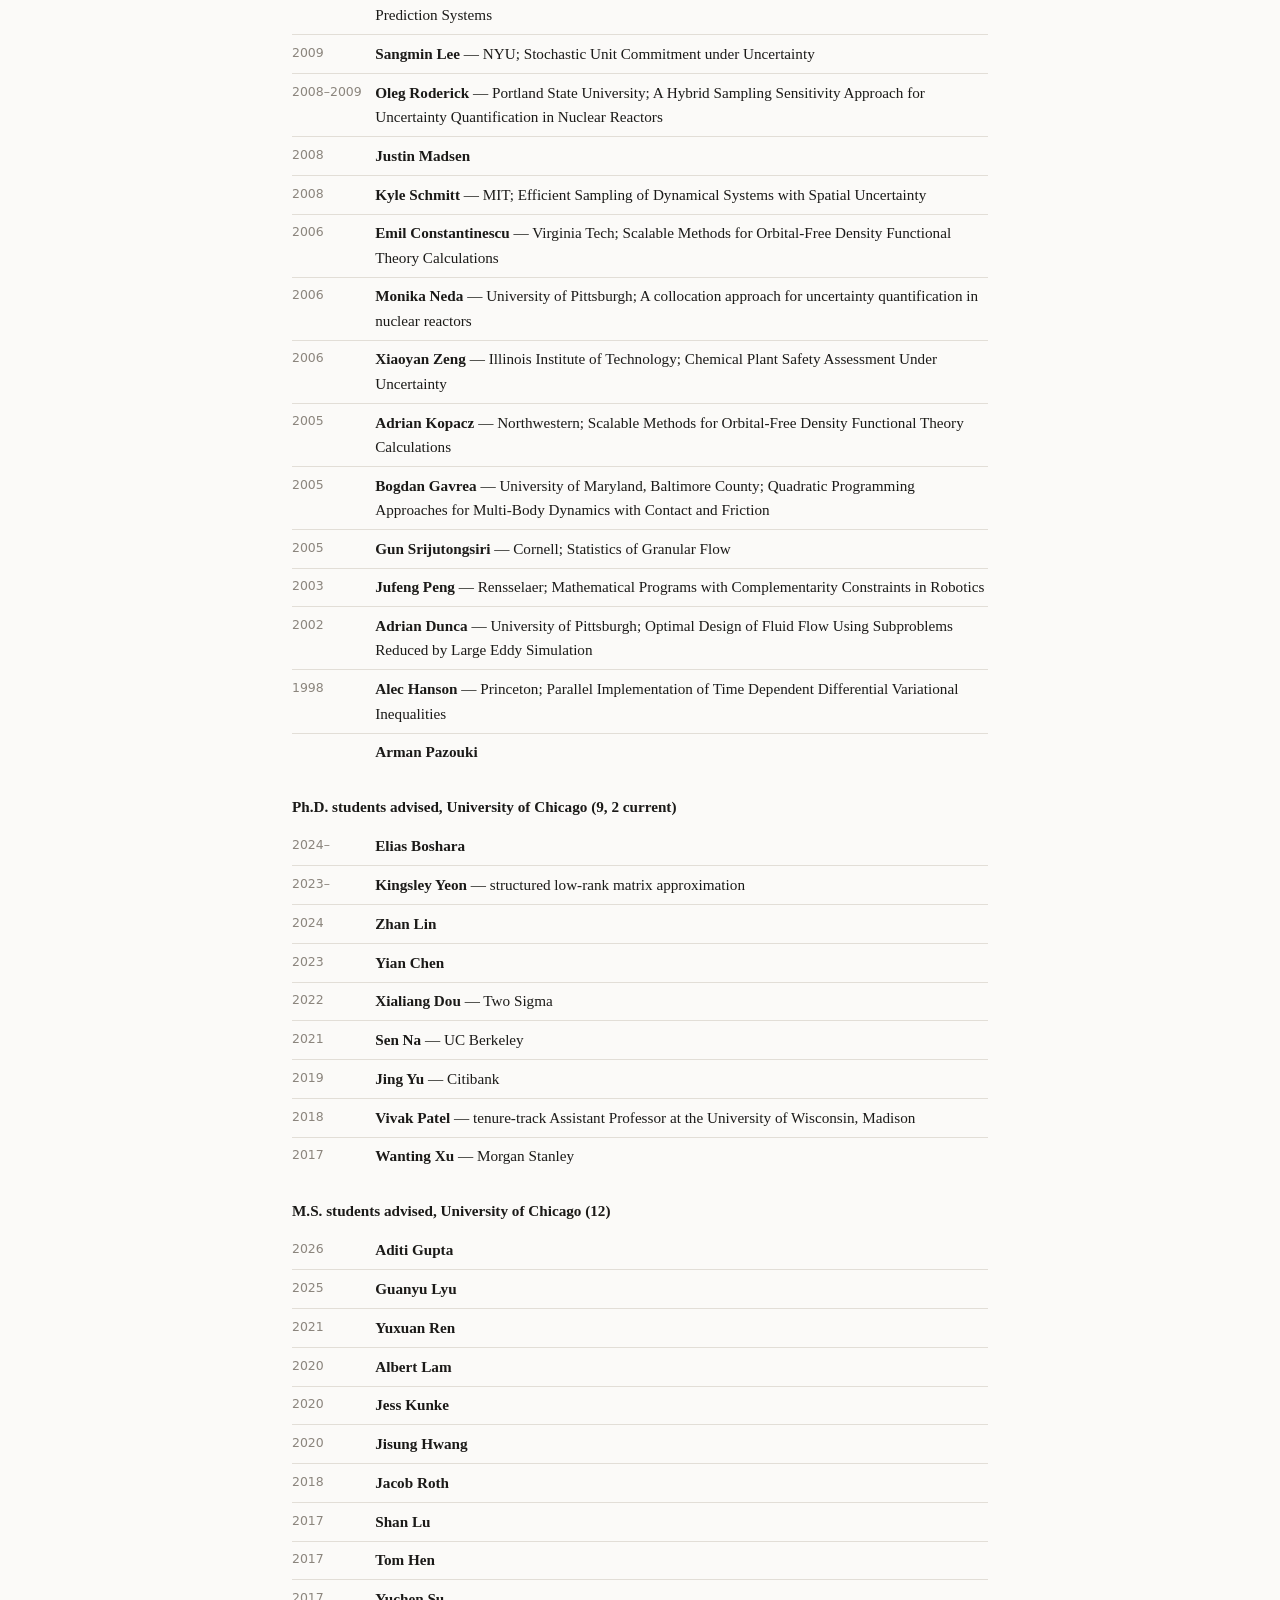
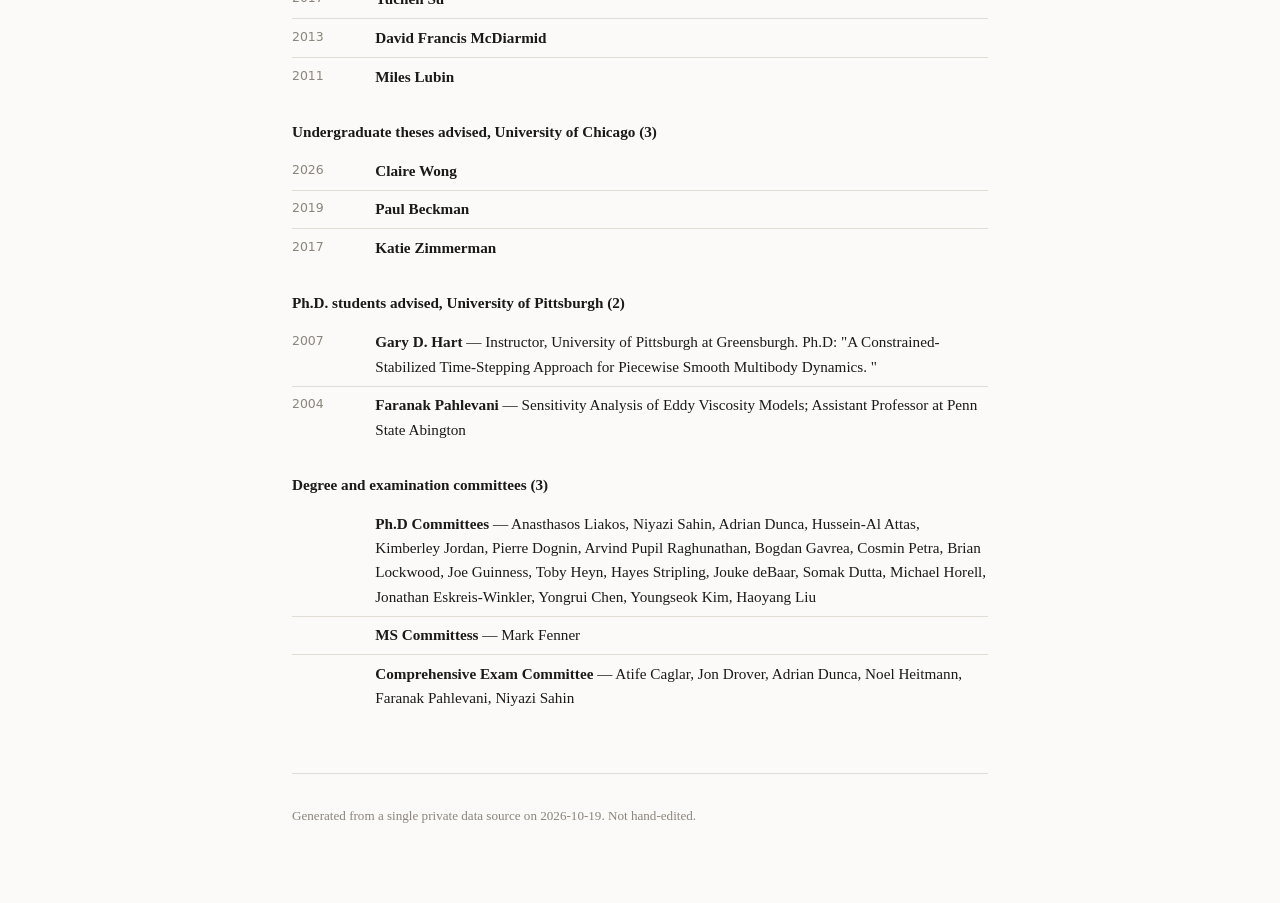
<file: mentorship.html>
<!doctype html>
<html lang="en">
<head>
<meta charset="utf-8">
<meta name="viewport" content="width=device-width, initial-scale=1">
<title>Mentorship — Mihai Anitescu</title>
<link rel="stylesheet" href="style.css?v=98c5d8c673">
</head>
<body>
<div class="wrap">
<header class="site">
  <h1>Mihai Anitescu</h1>
  <p class="tagline">Computational mathematics, optimization, and uncertainty quantification</p>
  <ul class="affil"><li><span class="role">Senior Computational Mathematician</span>, Mathematics and Computer Science Division, Argonne National Laboratory</li><li><span class="role">Professor (Part-Time), tenured</span>, Department of Statistics, University of Chicago</li></ul>
  <p class="contact"><a href="mailto:anitescu@mcs.anl.gov">anitescu@mcs.anl.gov</a> &nbsp;·&nbsp; <a href="http://www.mcs.anl.gov/~anitescu">http://www.mcs.anl.gov/~anitescu</a> &nbsp;·&nbsp; <a href="mihai-anitescu-cv.pdf">CV (PDF)</a></p>
</header>
<nav class="site"><a href="index.html">About</a><a href="research.html">Research</a><a href="publications.html">Publications</a><a href="talks.html">Talks</a><a href="teaching.html">Teaching</a><a href="mentorship.html" aria-current="page">Mentorship</a><a href="funding.html">Funding</a><a href="service.html">Service</a><a href="awards.html">Honors &amp; awards</a><a href="personal.html">Personal</a></nav>
<main>
<p class="construction"><strong>Under construction.</strong> These pages are generated from a migration of an older curriculum vitae and have not been fully verified. Entries may be incomplete, mis-dated or missing, and a hundred publications here were reconstructed from bibliographic databases rather than from the curriculum vitae itself.</p>

<nav class="onpage" aria-label="On this page"><a href="#s-mentorship-postdoctoral-scholars-and-long-term-visitors-argonne-34-3-current">Postdoctoral scholars and long-term visitors, Argonne (34, 3 current)</a>
<a href="#s-mentorship-long-term-visiting-scholars-argonne-1">Long-term visiting scholars, Argonne (1)</a>
<a href="#s-mentorship-full-time-argonne-employees-supervised-15-2-current">Full-time Argonne employees supervised (15, 2 current)</a>
<a href="#s-mentorship-predoctoral-appointees-argonne-6">Predoctoral appointees, Argonne (6)</a>
<a href="#s-mentorship-student-interns-argonne-37">Student interns, Argonne (37)</a>
<a href="#s-mentorship-ph-d-students-advised-university-of-chicago-9-2-current">Ph.D. students advised, University of Chicago (9, 2 current)</a>
<a href="#s-mentorship-m-s-students-advised-university-of-chicago-12">M.S. students advised, University of Chicago (12)</a>
<a href="#s-mentorship-undergraduate-theses-advised-university-of-chicago-3">Undergraduate theses advised, University of Chicago (3)</a>
<a href="#s-mentorship-ph-d-students-advised-university-of-pittsburgh-2">Ph.D. students advised, University of Pittsburgh (2)</a>
<a href="#s-mentorship-degree-and-examination-committees-3">Degree and examination committees (3)</a></nav>
<h2 class="section" id="s-mentorship">Mentorship and supervision</h2>
<h3 class="group" id="s-mentorship-postdoctoral-scholars-and-long-term-visitors-argonne-34-3-current">Postdoctoral scholars and long-term visitors, Argonne (34, 3 current)</h3>
<ul class="entries">
  <li><span class="yr">2026–</span><strong>April Tran</strong></li>
  <li><span class="yr">2024–</span><strong>Philip Dinenis</strong> — Variational data assimilation and downscaling with data-driven surrogates</li>
  <li><span class="yr">2023–</span><strong>Mohammad S. Ramadan</strong> — Data-driven and extremum-seeking control for HPC workflows and power systems</li>
  <li><span class="yr">2024–2026</span><strong>Alexis Montoison</strong> — staff at AMD</li>
  <li><span class="yr">2023–2024</span><strong>Mitchell Krock</strong> — Faculty at the University of Missouri</li>
  <li><span class="yr">2021–2024</span><strong>Sungho Shin</strong> — Graph-indexed Optimization; Faculty at MIT</li>
  <li><span class="yr">2020–2022</span><strong>Francois Pacaud</strong> — Condensed Methods for GPU; faculty, Ecole des Mines, Paris, France</li>
  <li><span class="yr">2019–2022</span><strong>Amanda Lenzi</strong> — Space time statistics; lecturer, University of Edinburgh</li>
  <li><span class="yr">2018–2022</span><strong>Anirudh Subramanyam</strong> — Optimization under Uncertainty; tenure-track assistant professor at Penn State OR</li>
  <li><span class="yr">2018–2022</span><strong>Youngdae Kim</strong> — Real-time Optimization; Scientist at Exxon-Mobil</li>
  <li><span class="yr">2018–2021</span><strong>Johannes Brust</strong> — Structured quasi-Newton methods; lecturer at UCSD</li>
  <li><span class="yr">2017–2020</span><strong>Brian Dandurand</strong> — Stochastic Programming; lecturer at UW-Eau Claire</li>
  <li><span class="yr">2017–2019</span><strong>Adrian Maldonado</strong> — Uncertainty Propagation through Dynamic Transients; Staff scientist at Argonne</li>
  <li><span class="yr">2017–2019</span><strong>Ahmed Attia</strong> — Data Assimilation; staff scientist at Argonne</li>
  <li><span class="yr">2017–2019</span><strong>Vishwas Hebbur Vankata Rao</strong> — Data Assimilation; staff scientist at Argonne</li>
  <li><span class="yr">2015–2017</span><strong>Feng Qiang</strong> — Stochastic Programming; employment in industry (China)</li>
  <li><span class="yr">2015–2017</span><strong>Michel Schanen</strong> — Parallel Methods for Adjoint Computations; staff Scientist at Argonne</li>
  <li><span class="yr">2014–2017</span><strong>Charlotte Haley</strong> — Spatio-Temporal Statistics; staff Scientist at Argonne</li>
  <li><span class="yr">2014–2017</span><strong>Francois Gilbert</strong> — Scalable Dynamic Optimization; technical staff at Argonne. Currently: Amazon</li>
  <li><span class="yr">2014–2017</span><strong>Julie Bessac</strong> — Spatio-Temporal Statistics; staff Scientist at Argonne</li>
  <li><span class="yr">2014–2016</span><strong>Hong Zhang</strong> — Adjoints for Energy Systems; staff Scientist at Argonne</li>
  <li><span class="yr">2013–2016</span><strong>Linyun Liang</strong> — Phase Field Models; Faculty at Beihang University, Beijing, China</li>
  <li><span class="yr">2014–2015</span><strong>Zhen Zhang</strong> — Uncertainty Quantification; Assistant Professor at UC Santa Barbara</li>
  <li><span class="yr">2013–2014</span><strong>Ilias Bilionis</strong> — Spatio-temporal statistical models for Solar and Wind Power; Assistant Professor at Purdue University</li>
  <li><span class="yr">2010–2014</span><strong>Jie Chen</strong> — Numerical Linear Algebra for Gaussian Process Simulation; Staff Scientist at IBM</li>
  <li><span class="yr">2012–2013</span><strong>Drew Kouri</strong> — Uncertainty Quantification and Optimization; Staff Scientist at Sandia National Laboratory</li>
  <li><span class="yr">2010–2013</span><strong>Jungho Lee</strong> — Variational Inequalities in the Simulation of Heterogeneous Materials; at Citibank's Fixed Income group</li>
  <li><span class="yr">2010–2013</span><strong>Lei Wang</strong> — Variational Inequalities in the Simulation of Heterogeneous Materials; Assistant Professor at University of Wisconsin, Milwaukee</li>
  <li><span class="yr">2009–2012</span><strong>Cosmin Petra</strong> — Stochastic Programming; Computational Mathematician, Lawrence Livermore National Laboratory</li>
  <li><span class="yr">2009–2012</span><strong>Oleg Roderick</strong> — Hybrid Sampling-Sensitivity Approaches for Nuclear Reactors; scientist at Argonne. Currently, Data Scientist at Verizon</li>
  <li><span class="yr">2008–2012</span><strong>Xiaoyan Zeng</strong> — Uncertainty Analysis in Chemical Plant Safety and Climate; Assistant Professor at Shanghai University</li>
  <li><span class="yr">2008–2010</span><strong>Emil Constantinescu</strong> — Uncertainty Quantification; Computational Mathematician, Argonne National Laboratory</li>
  <li><span class="yr">2008–2010</span><strong>Victor Zavala</strong> — Optimization of Hybrid Energy Systems; Associate Professor, University of Wisconsin</li>
  <li><span class="yr">2004–2005</span><strong>Dan Negrut</strong> — Scalable Multiscale Methods for Orbital-Free Density Functional Theory; Professor at University of Wisconsin, Department of Mechanical Engineering. Research Topic: " Scalable Multiscale Methods for Orbital-Free Density Functional Th</li>
</ul>
<h3 class="group" id="s-mentorship-long-term-visiting-scholars-argonne-1">Long-term visiting scholars, Argonne (1)</h3>
<ul class="entries">
  <li><span class="yr">2023–</span><strong>Alexis Montoison</strong></li>
</ul>
<h3 class="group" id="s-mentorship-full-time-argonne-employees-supervised-15-2-current">Full-time Argonne employees supervised (15, 2 current)</h3>
<ul class="entries">
  <li><span class="yr">2019–</span><strong>Adrian Maldonado</strong></li>
  <li><span class="yr">2017–</span><strong>Michel Schanen</strong></li>
  <li><span class="yr">2017–2026</span><strong>Charlotte Haley</strong></li>
  <li><span class="yr">2019–2024</span><strong>Vishwas Rao</strong></li>
  <li><span class="yr">2016–2022</span><strong>Kibaek Kim</strong></li>
  <li><span class="yr">2019–2020</span><strong>Paul Beckman</strong> — Ph.D student at NYU</li>
  <li><span class="yr">2017–2018</span><strong>Francois Gilbert</strong></li>
  <li><span class="yr">2017–2018</span><strong>Julie Bessac</strong> — Statistician, Argonne</li>
  <li><span class="yr">2014–2016</span><strong>Shrirang Abhyankar</strong> — ERCOT</li>
  <li><span class="yr">2012–2016</span><strong>Cosmin Petra</strong> — Computational Mathematician, LLNL</li>
  <li><span class="yr">2010–2015</span><strong>Emil Constantinescu</strong> — Computational Mathematician, Argonne</li>
  <li><span class="yr">2010–2015</span><strong>Victor Zavala</strong> — Computational Mathematician, Argonne</li>
  <li><span class="yr">2014</span><strong>Jie Chen</strong> — IBM</li>
  <li><span class="yr">2012–2014</span><strong>Oleg Roderick</strong> — Data Scientist at Geisinger Health Systems</li>
  <li><span class="yr">2011–2012</span><strong>Miles Lubin</strong> — Ph.D Student at MIT</li>
</ul>
<h3 class="group" id="s-mentorship-predoctoral-appointees-argonne-6">Predoctoral appointees, Argonne (6)</h3>
<ul class="entries">
  <li><span class="yr">2022–2023</span><strong>Miao Li</strong></li>
  <li><span class="yr">2021–2022</span><strong>Yuxuan Ren</strong></li>
  <li><span class="yr">2020–2022</span><strong>Albert Lam</strong> — Moderna</li>
  <li><span class="yr">2019–2022</span><strong>Chris Geoga</strong> — Ph.D student at Rutgers</li>
  <li><span class="yr">2020–2021</span><strong>Jisung Hwang</strong></li>
  <li><span class="yr">2018–2020</span><strong>Jacob Roth</strong> — Ph.D at U of Minn</li>
  <li><span class="yr">2016–2019</span><strong>Chris Geoga</strong></li>
</ul>
<h3 class="group" id="s-mentorship-student-interns-argonne-37">Student interns, Argonne (37)</h3>
<ul class="entries">
  <li><span class="yr">2026</span><strong>Lin Fang</strong> — Chicago; Pricing reliability insurance for generator portfolios under temperature-driven outage risk</li>
  <li><span class="yr">2026</span><strong>Lucas Jian-an Wu</strong> — Chicago; Markov-chain models of generator outage and unavailable capacity versus temperature</li>
  <li><span class="yr">2020</span><strong>Sen Na</strong> — Chicago</li>
  <li><span class="yr">2020</span><strong>Yian Chen</strong> — Chicago</li>
  <li><span class="yr">2019</span><strong>Jess Kunke</strong> — Chicago</li>
  <li><span class="yr">2019</span><strong>Sen Na</strong> — Chicago</li>
  <li><span class="yr">2019</span><strong>Yian Chen</strong> — Chicago</li>
  <li><span class="yr">2018</span><strong>Rui Liu</strong> — Georgia Tech</li>
  <li><span class="yr">2018</span><strong>Sen Na</strong> — Chicago</li>
  <li><span class="yr">2018</span><strong>Sungho Shin</strong> — Wisconsin</li>
  <li><span class="yr">2018</span><strong>Youngseok Kim</strong> — Chicago</li>
  <li><span class="yr">2017</span><strong>Richard Chen</strong> — Chicago</li>
  <li><span class="yr">2017</span><strong>Vivak Patel</strong> — Chicago</li>
  <li><span class="yr">2017</span><strong>Youngseok Kim</strong> — Chicago</li>
  <li><span class="yr">2016</span><strong>Shan Lu</strong> — Chicago</li>
  <li><span class="yr">2016</span><strong>Vivak Patel</strong> — Chicago</li>
  <li><span class="yr">2015</span><strong>Jing Yu</strong> — Chicago</li>
  <li><span class="yr">2014</span><strong>Ahmed Attia</strong> — Virginia Tech; Optimization methods for importance sampling</li>
  <li><span class="yr">2014</span><strong>Wanting Xu</strong> — Chicago</li>
  <li><span class="yr">2012</span><strong>Carmeline D'Silva</strong> — Princeton; Uncertainty Analysis of Molecular Dynamics Simulations</li>
  <li><span class="yr">2011</span><strong>Hayes Stripling</strong> — Texas A&amp;M University; Uncertainty Analysis of Wave Reactors</li>
  <li><span class="yr">2011</span><strong>Zhu Wang</strong> — Virginia Tech; Using POD in Nuclear Reactor Applications</li>
  <li><span class="yr">2010–2011</span><strong>Miles Lubin</strong> — University of Chicago; Parallel Software for Stochastic Programming</li>
  <li><span class="yr">2010</span><strong>Brian Lockwood</strong> — University of Wyoming, CSGF fellow; Gaussian Process Models with Derivative Information</li>
  <li><span class="yr">2010</span><strong>Mihai Alexe</strong></li>
  <li><span class="yr">2010</span><strong>Toby Heyn</strong> — University of Wisconsin; Iterative Solvers for Differential Variational Inequalities</li>
  <li><span class="yr">2010</span><strong>Zhu Wang</strong> — Virginia Tech; Reduced Order Modeling in Nuclear Reactor Applications</li>
  <li><span class="yr">2009</span><strong>Hammad Mazhar</strong></li>
  <li><span class="yr">2009</span><strong>Matthew Rocklin</strong> — University of Chicago; Uncertainty Quantification of Numerical Weather Prediction Systems</li>
  <li><span class="yr">2009</span><strong>Sangmin Lee</strong> — NYU; Stochastic Unit Commitment under Uncertainty</li>
  <li><span class="yr">2008–2009</span><strong>Oleg Roderick</strong> — Portland State University; A Hybrid Sampling Sensitivity Approach for Uncertainty Quantification in Nuclear Reactors</li>
  <li><span class="yr">2008</span><strong>Justin Madsen</strong></li>
  <li><span class="yr">2008</span><strong>Kyle Schmitt</strong> — MIT; Efficient Sampling of Dynamical Systems with Spatial Uncertainty</li>
  <li><span class="yr">2006</span><strong>Emil Constantinescu</strong> — Virginia Tech; Scalable Methods for Orbital-Free Density Functional Theory Calculations</li>
  <li><span class="yr">2006</span><strong>Monika Neda</strong> — University of Pittsburgh; A collocation approach for uncertainty quantification in nuclear reactors</li>
  <li><span class="yr">2006</span><strong>Xiaoyan Zeng</strong> — Illinois Institute of Technology; Chemical Plant Safety Assessment Under Uncertainty</li>
  <li><span class="yr">2005</span><strong>Adrian Kopacz</strong> — Northwestern; Scalable Methods for Orbital-Free Density Functional Theory Calculations</li>
  <li><span class="yr">2005</span><strong>Bogdan Gavrea</strong> — University of Maryland, Baltimore County; Quadratic Programming Approaches for Multi-Body Dynamics with Contact and Friction</li>
  <li><span class="yr">2005</span><strong>Gun Srijutongsiri</strong> — Cornell; Statistics of Granular Flow</li>
  <li><span class="yr">2003</span><strong>Jufeng Peng</strong> — Rensselaer; Mathematical Programs with Complementarity Constraints in Robotics</li>
  <li><span class="yr">2002</span><strong>Adrian Dunca</strong> — University of Pittsburgh; Optimal Design of Fluid Flow Using Subproblems Reduced by Large Eddy Simulation</li>
  <li><span class="yr">1998</span><strong>Alec Hanson</strong> — Princeton; Parallel Implementation of Time Dependent Differential Variational Inequalities</li>
  <li><span class="yr"></span><strong>Arman Pazouki</strong></li>
</ul>
<h3 class="group" id="s-mentorship-ph-d-students-advised-university-of-chicago-9-2-current">Ph.D. students advised, University of Chicago (9, 2 current)</h3>
<ul class="entries">
  <li><span class="yr">2024–</span><strong>Elias Boshara</strong></li>
  <li><span class="yr">2023–</span><strong>Kingsley Yeon</strong> — structured low-rank matrix approximation</li>
  <li><span class="yr">2024</span><strong>Zhan Lin</strong></li>
  <li><span class="yr">2023</span><strong>Yian Chen</strong></li>
  <li><span class="yr">2022</span><strong>Xialiang Dou</strong> — Two Sigma</li>
  <li><span class="yr">2021</span><strong>Sen Na</strong> — UC Berkeley</li>
  <li><span class="yr">2019</span><strong>Jing Yu</strong> — Citibank</li>
  <li><span class="yr">2018</span><strong>Vivak Patel</strong> — tenure-track Assistant Professor at the University of Wisconsin, Madison</li>
  <li><span class="yr">2017</span><strong>Wanting Xu</strong> — Morgan Stanley</li>
</ul>
<h3 class="group" id="s-mentorship-m-s-students-advised-university-of-chicago-12">M.S. students advised, University of Chicago (12)</h3>
<ul class="entries">
  <li><span class="yr">2026</span><strong>Aditi Gupta</strong></li>
  <li><span class="yr">2025</span><strong>Guanyu Lyu</strong></li>
  <li><span class="yr">2021</span><strong>Yuxuan Ren</strong></li>
  <li><span class="yr">2020</span><strong>Albert Lam</strong></li>
  <li><span class="yr">2020</span><strong>Jess Kunke</strong></li>
  <li><span class="yr">2020</span><strong>Jisung Hwang</strong></li>
  <li><span class="yr">2018</span><strong>Jacob Roth</strong></li>
  <li><span class="yr">2017</span><strong>Shan Lu</strong></li>
  <li><span class="yr">2017</span><strong>Tom Hen</strong></li>
  <li><span class="yr">2017</span><strong>Yuchen Su</strong></li>
  <li><span class="yr">2013</span><strong>David Francis McDiarmid</strong></li>
  <li><span class="yr">2011</span><strong>Miles Lubin</strong></li>
</ul>
<h3 class="group" id="s-mentorship-undergraduate-theses-advised-university-of-chicago-3">Undergraduate theses advised, University of Chicago (3)</h3>
<ul class="entries">
  <li><span class="yr">2026</span><strong>Claire Wong</strong></li>
  <li><span class="yr">2019</span><strong>Paul Beckman</strong></li>
  <li><span class="yr">2017</span><strong>Katie Zimmerman</strong></li>
</ul>
<h3 class="group" id="s-mentorship-ph-d-students-advised-university-of-pittsburgh-2">Ph.D. students advised, University of Pittsburgh (2)</h3>
<ul class="entries">
  <li><span class="yr">2007</span><strong>Gary D. Hart</strong> — Instructor, University of Pittsburgh at Greensburgh. Ph.D: "A Constrained-Stabilized Time-Stepping Approach for Piecewise Smooth Multibody Dynamics. "</li>
  <li><span class="yr">2004</span><strong>Faranak Pahlevani</strong> — Sensitivity Analysis of Eddy Viscosity Models; Assistant Professor at Penn State Abington</li>
</ul>
<h3 class="group" id="s-mentorship-degree-and-examination-committees-3">Degree and examination committees (3)</h3>
<ul class="entries">
  <li><span class="yr"></span><strong>Ph.D Committees</strong> — Anasthasos Liakos, Niyazi Sahin, Adrian Dunca, Hussein-Al Attas, Kimberley Jordan, Pierre Dognin, Arvind Pupil Raghunathan, Bogdan Gavrea, Cosmin Petra, Brian Lockwood, Joe Guinness, Toby Heyn, Hayes Stripling, Jouke deBaar, Somak Dutta, Michael Horell, Jonathan Eskreis-Winkler, Yongrui Chen, Youngseok Kim, Haoyang Liu</li>
  <li><span class="yr"></span><strong>MS Committess</strong> — Mark Fenner</li>
  <li><span class="yr"></span><strong>Comprehensive Exam Committee</strong> — Atife Caglar, Jon Drover, Adrian Dunca, Noel Heitmann, Faranak Pahlevani, Niyazi Sahin</li>
</ul>
</main>
<footer class="site">
  <p>Generated from a single private data source on 2026-10-19. Not hand-edited.</p>
</footer>
</div>
</body>
</html>
</file>
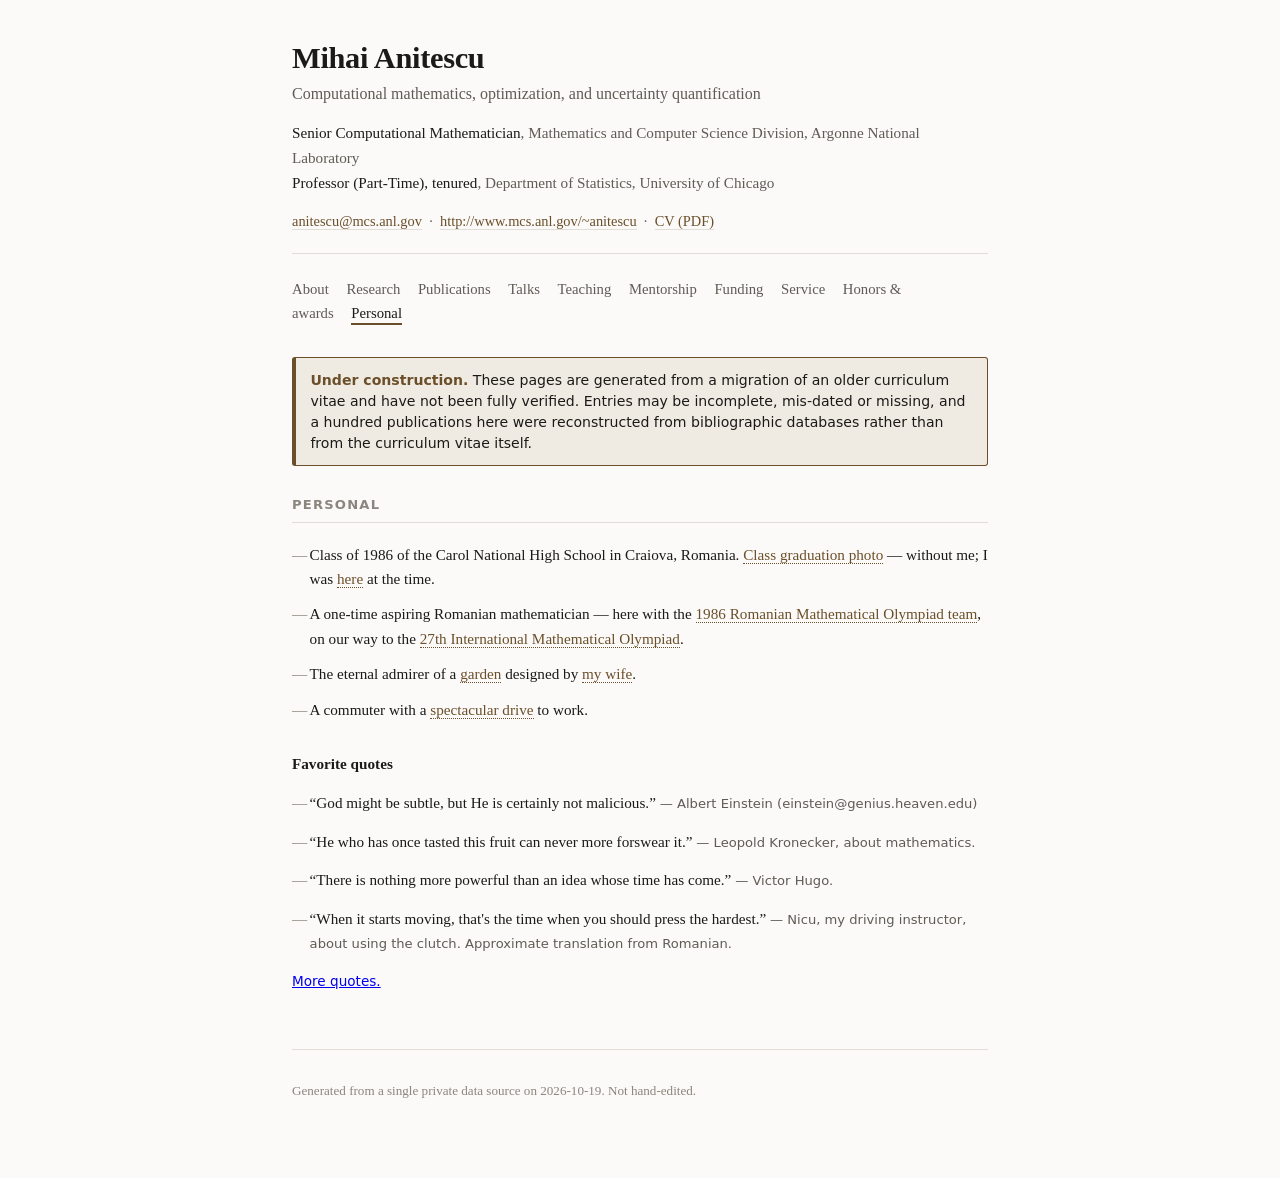
<file: personal.html>
<!doctype html>
<html lang="en">
<head>
<meta charset="utf-8">
<meta name="viewport" content="width=device-width, initial-scale=1">
<title>Personal — Mihai Anitescu</title>
<link rel="stylesheet" href="style.css?v=98c5d8c673">
</head>
<body>
<div class="wrap">
<header class="site">
  <h1>Mihai Anitescu</h1>
  <p class="tagline">Computational mathematics, optimization, and uncertainty quantification</p>
  <ul class="affil"><li><span class="role">Senior Computational Mathematician</span>, Mathematics and Computer Science Division, Argonne National Laboratory</li><li><span class="role">Professor (Part-Time), tenured</span>, Department of Statistics, University of Chicago</li></ul>
  <p class="contact"><a href="mailto:anitescu@mcs.anl.gov">anitescu@mcs.anl.gov</a> &nbsp;·&nbsp; <a href="http://www.mcs.anl.gov/~anitescu">http://www.mcs.anl.gov/~anitescu</a> &nbsp;·&nbsp; <a href="mihai-anitescu-cv.pdf">CV (PDF)</a></p>
</header>
<nav class="site"><a href="index.html">About</a><a href="research.html">Research</a><a href="publications.html">Publications</a><a href="talks.html">Talks</a><a href="teaching.html">Teaching</a><a href="mentorship.html">Mentorship</a><a href="funding.html">Funding</a><a href="service.html">Service</a><a href="awards.html">Honors &amp; awards</a><a href="personal.html" aria-current="page">Personal</a></nav>
<main>
<p class="construction"><strong>Under construction.</strong> These pages are generated from a migration of an older curriculum vitae and have not been fully verified. Entries may be incomplete, mis-dated or missing, and a hundred publications here were reconstructed from bibliographic databases rather than from the curriculum vitae itself.</p>

<h2 class="section" id="s-personal">Personal</h2>
<ul class="personal">
  <li>Class of 1986 of the Carol National High School in Craiova, Romania. <a href="photos/1986-balcescu-graduation.jpg">Class graduation photo</a> — without me; I was <a href="photos/1986-romanian-imo-team.jpg">here</a> at the time.</li>
  <li>A one-time aspiring Romanian mathematician — here with the <a href="photos/1986-romanian-imo-team.jpg">1986 Romanian Mathematical Olympiad team</a>, on our way to the <a href="https://www.imo-official.org/results/contestant/10996/">27th International Mathematical Olympiad</a>.</li>
  <li>The eternal admirer of a <a href="photos/garden.jpg">garden</a> designed by <a href="http://home.uchicago.edu/~magda">my wife</a>.</li>
  <li>A commuter with a <a href="photos/commute-chicago.jpg">spectacular drive</a> to work.</li>
</ul>
<h3 class="group">Favorite quotes</h3>
<ul class="personal quotes">
  <li>&#8220;God might be subtle, but He is certainly not malicious.&#8221; <cite>Albert Einstein (einstein@genius.heaven.edu)</cite></li>
  <li>&#8220;He who has once tasted this fruit can never more forswear it.&#8221; <cite>Leopold Kronecker, about mathematics.</cite></li>
  <li>&#8220;There is nothing more powerful than an idea whose time has come.&#8221; <cite>Victor Hugo.</cite></li>
  <li>&#8220;When it starts moving, that's the time when you should press the hardest.&#8221; <cite>Nicu, my driving instructor, about using the clutch. Approximate translation from Romanian.</cite></li>
</ul>
<p class="note"><a href="https://web.cels.anl.gov/~anitescu/EXTRAS/quotations.html">More quotes.</a></p>
</main>
<footer class="site">
  <p>Generated from a single private data source on 2026-10-19. Not hand-edited.</p>
</footer>
</div>
</body>
</html>
</file>
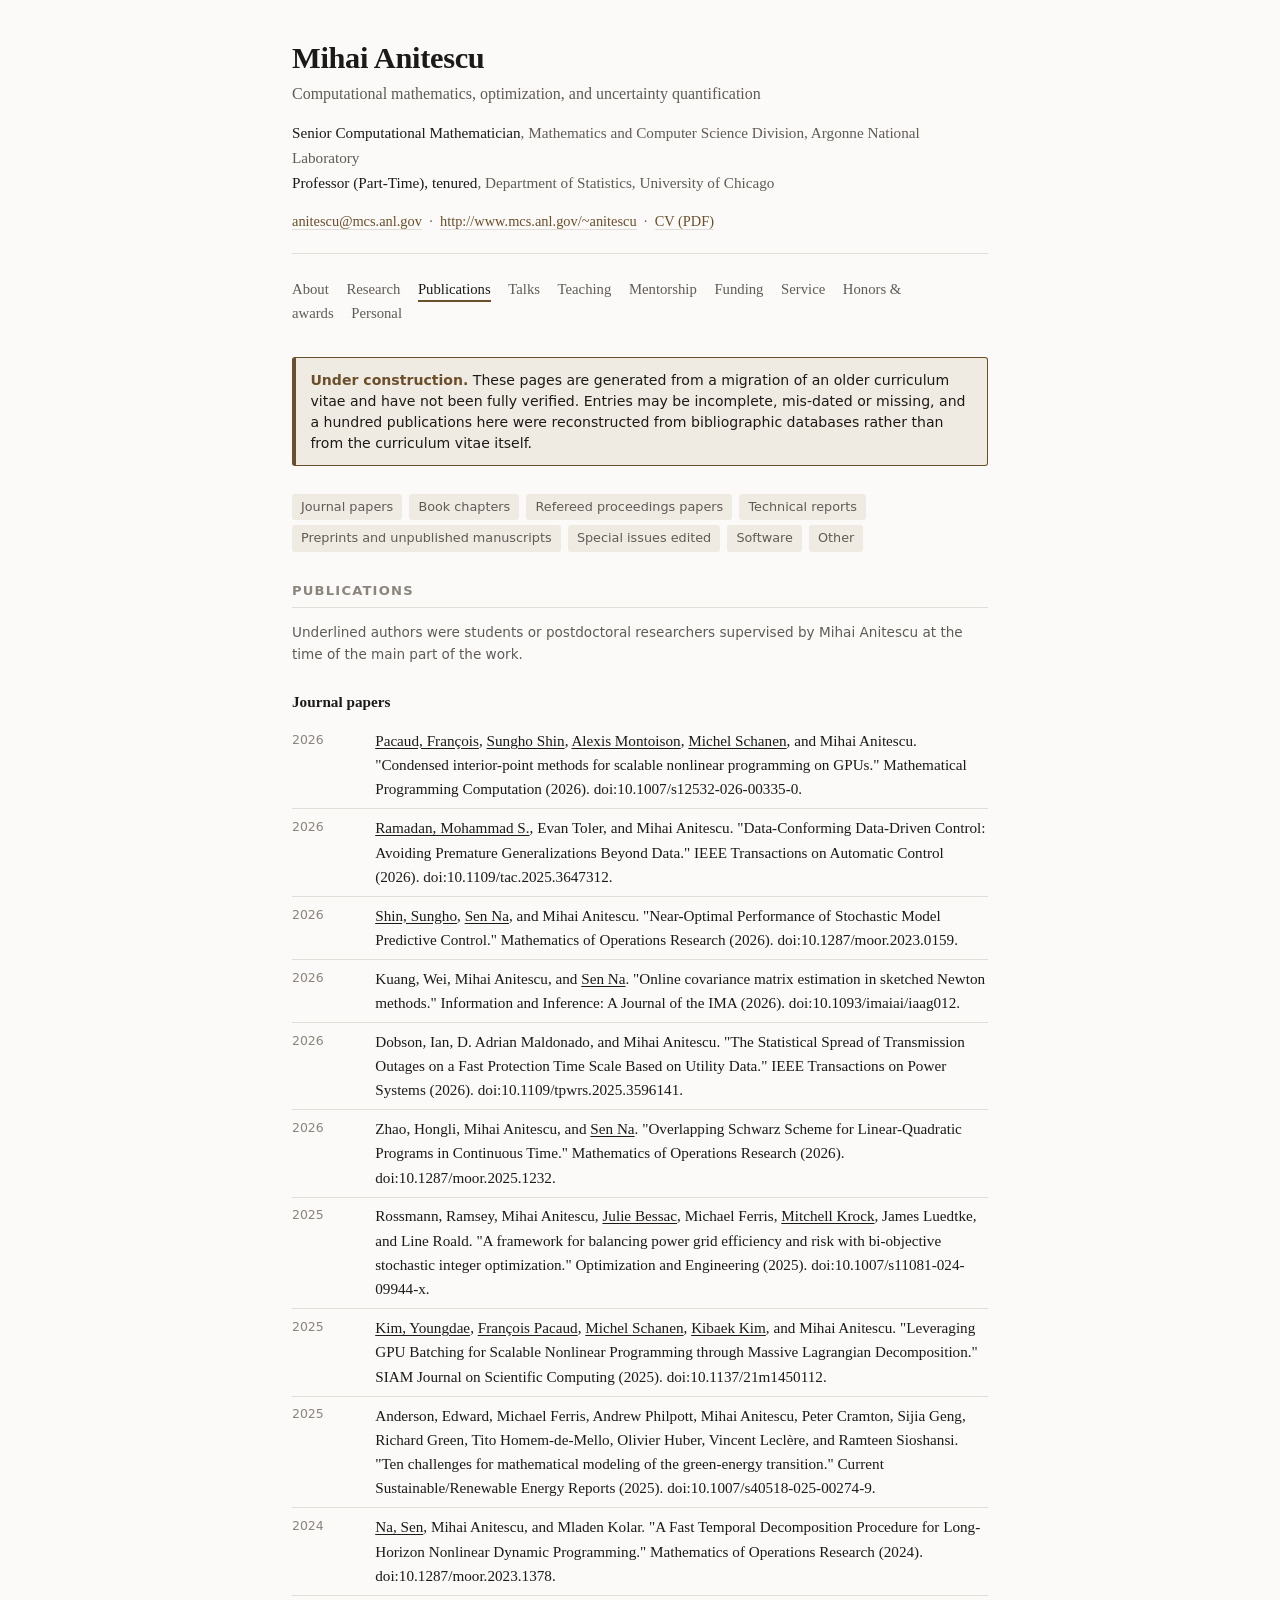
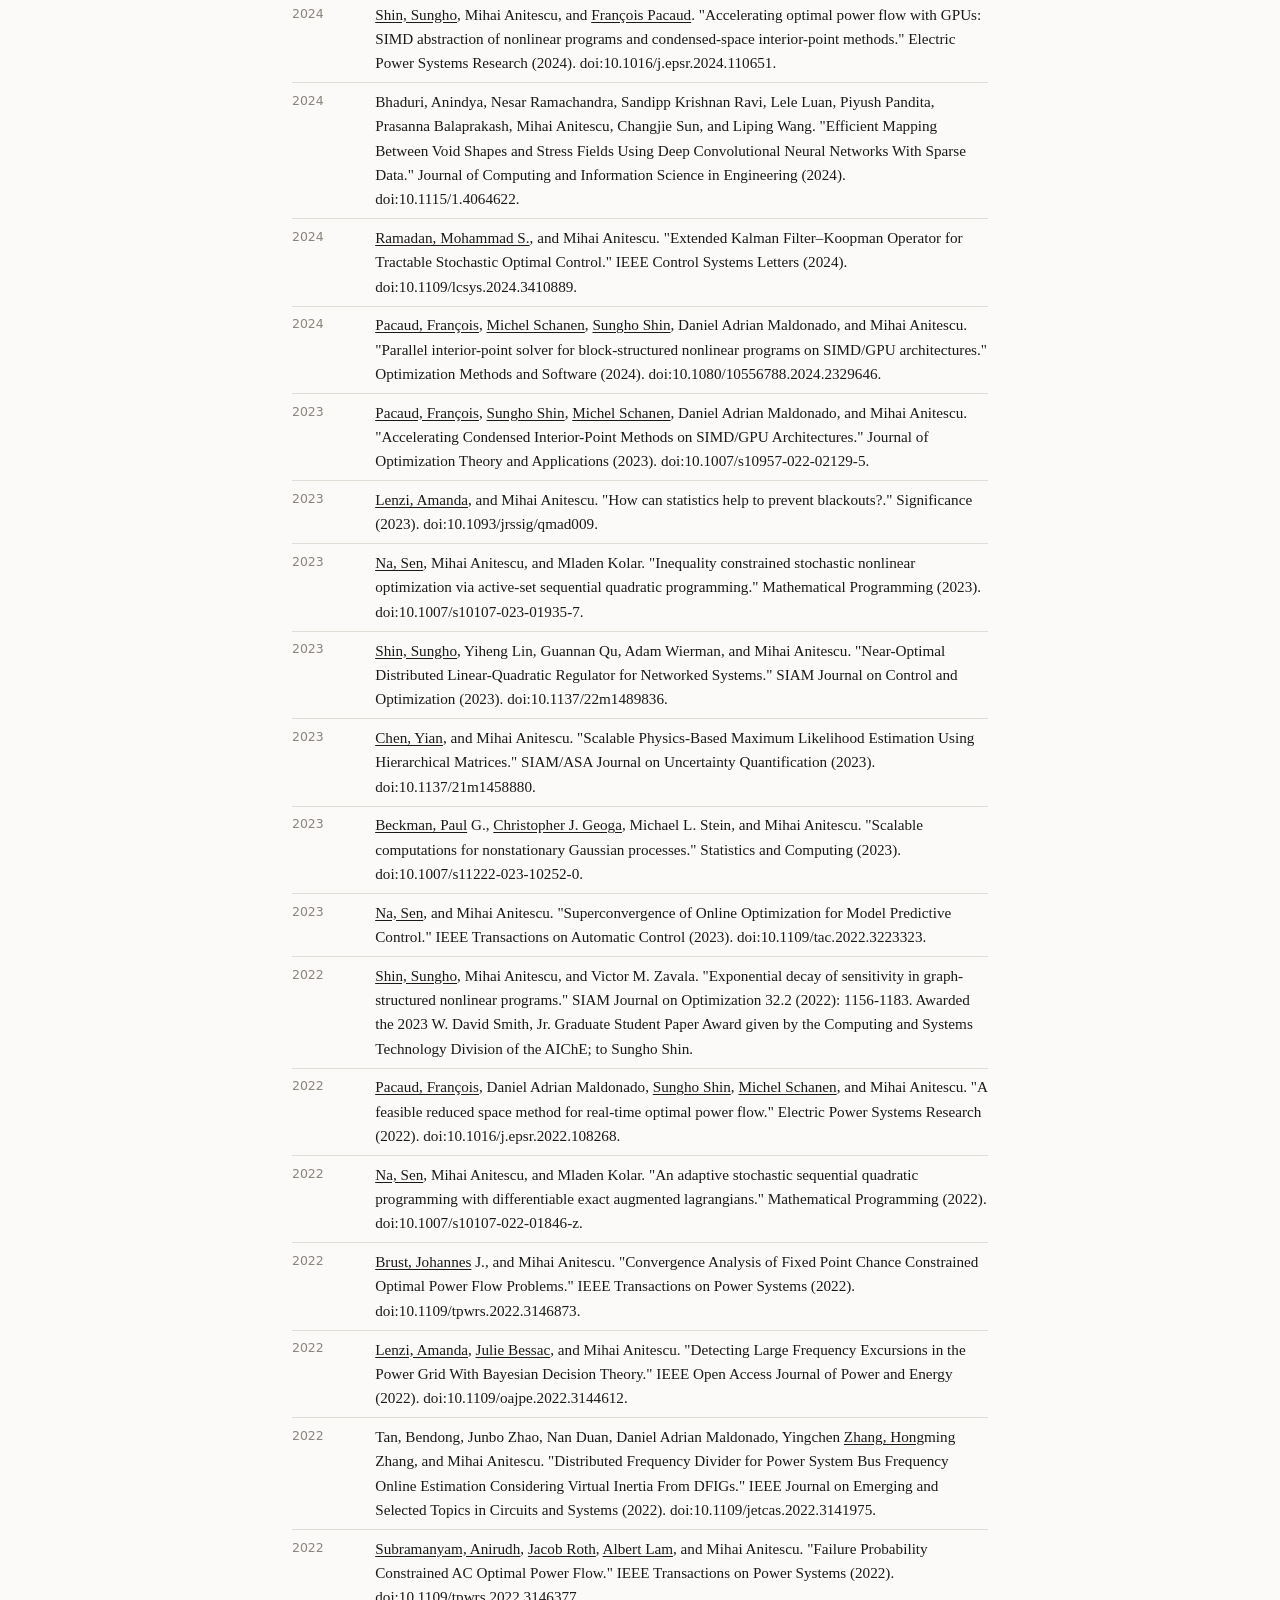
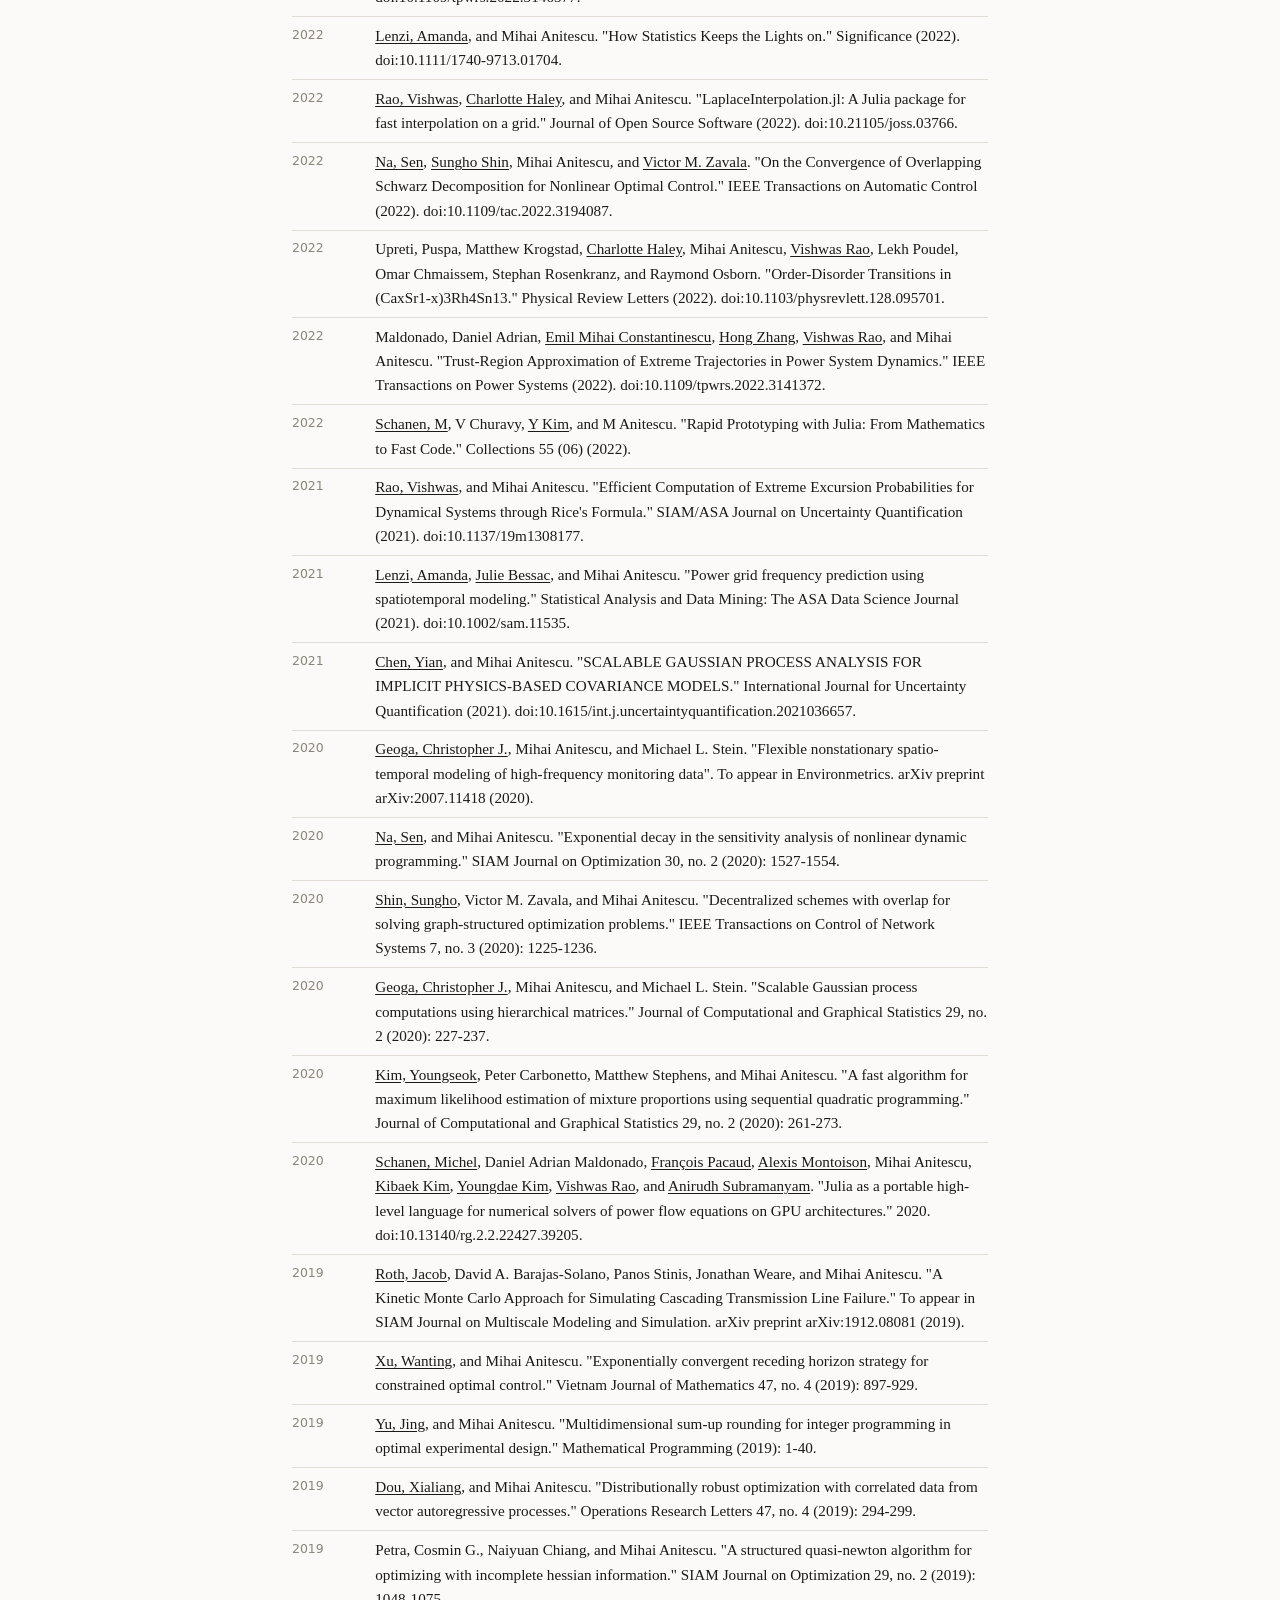
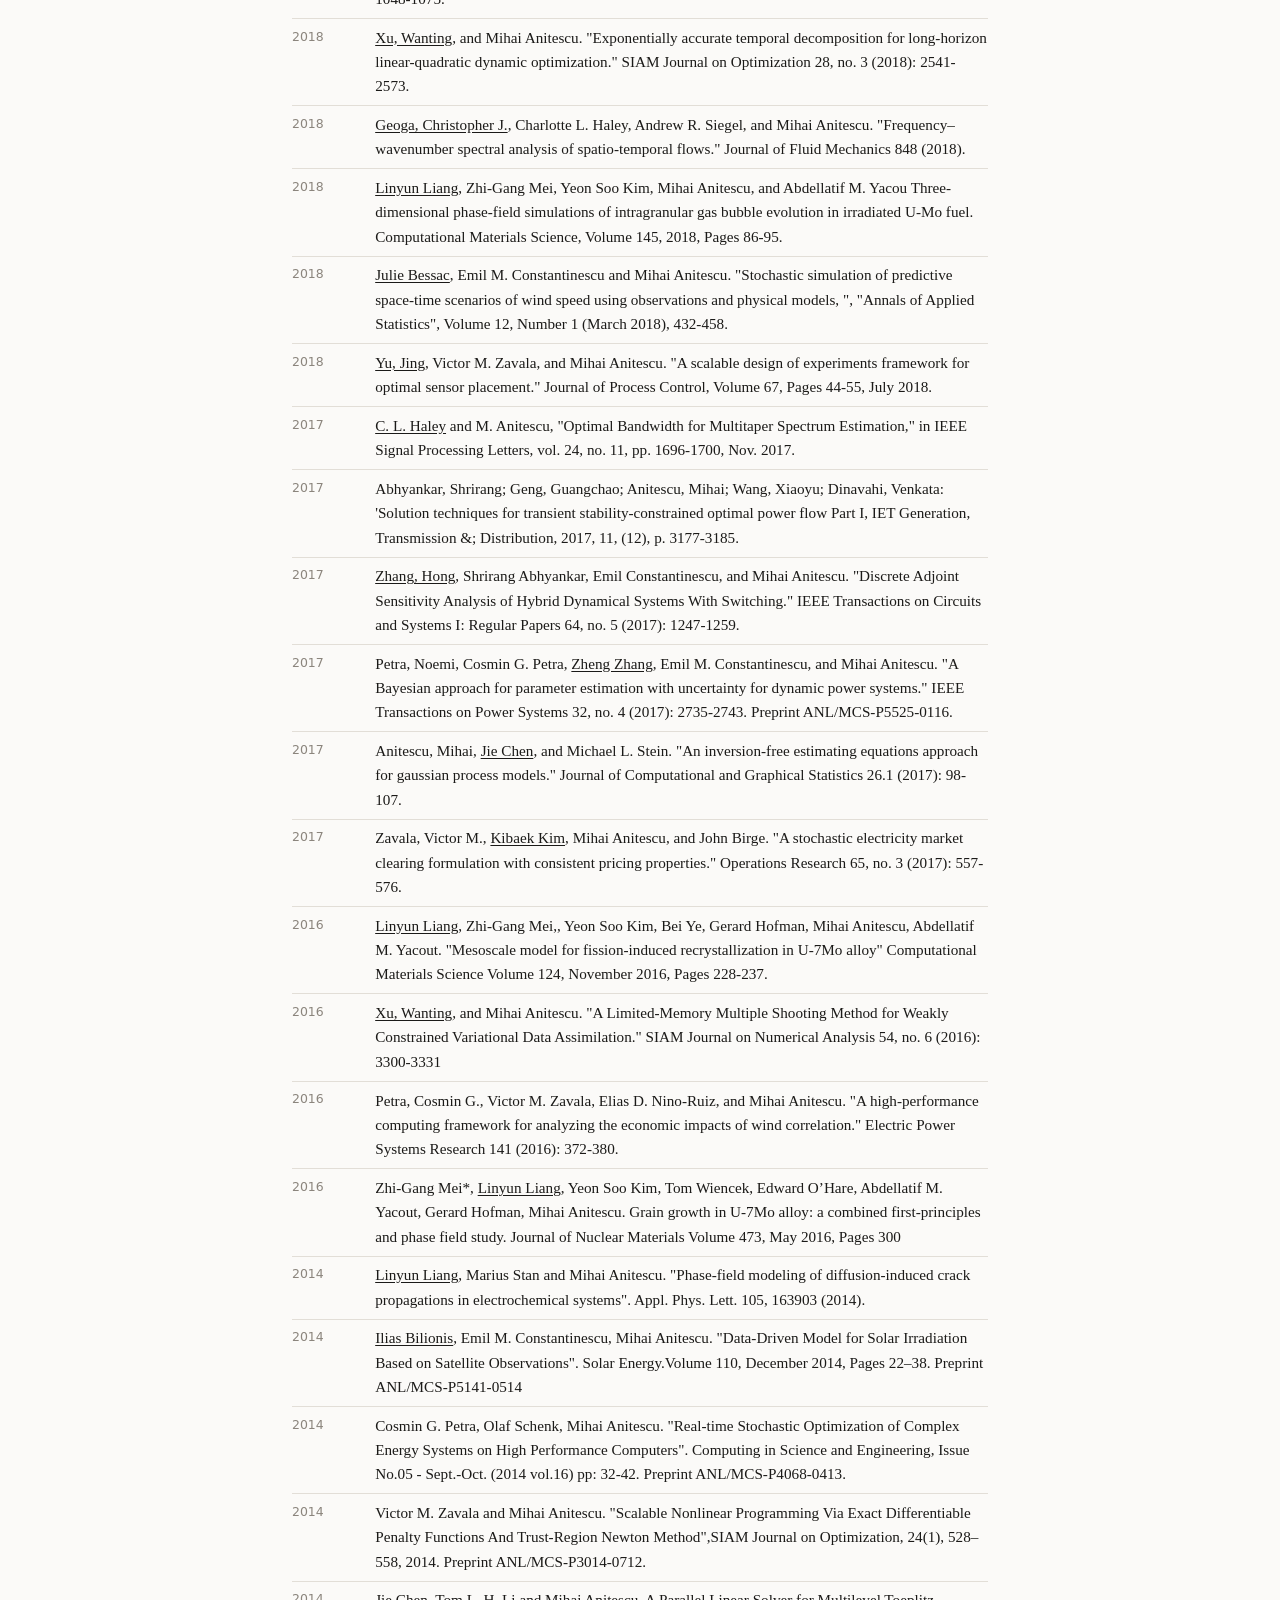
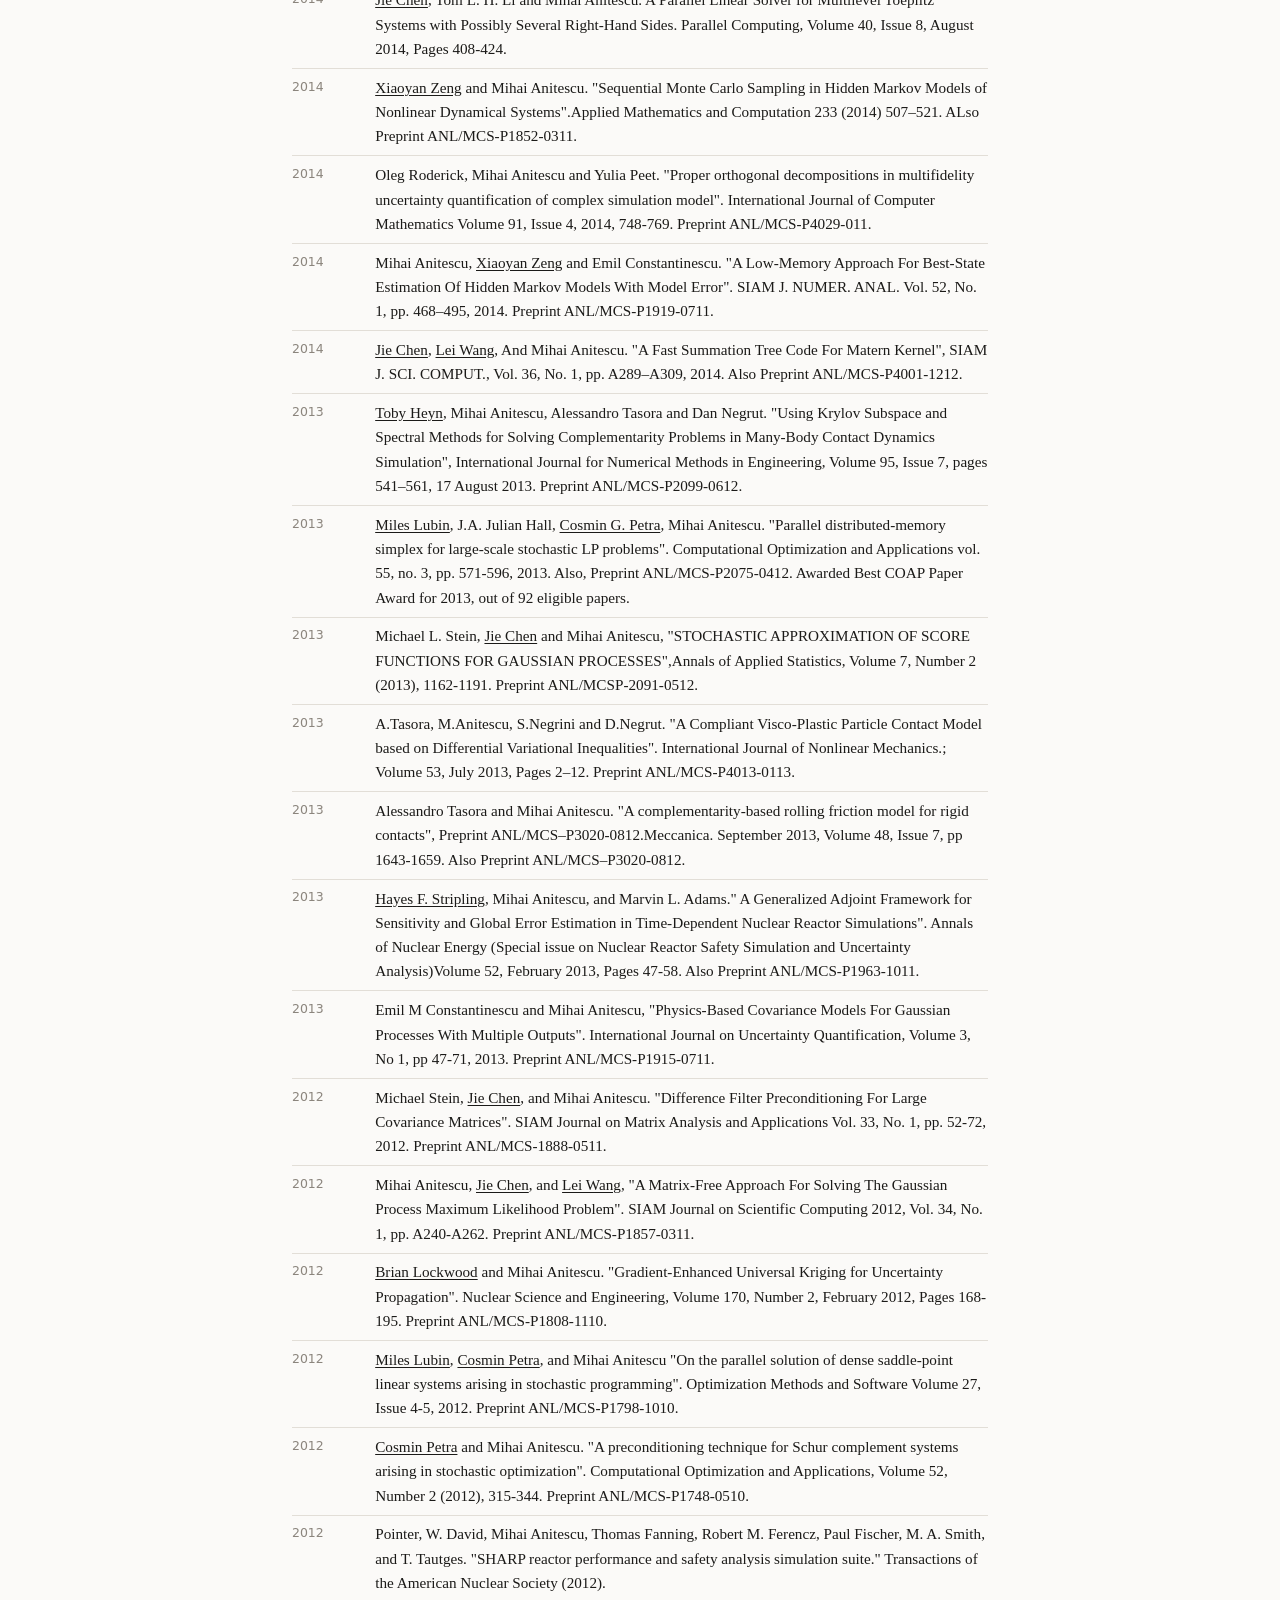
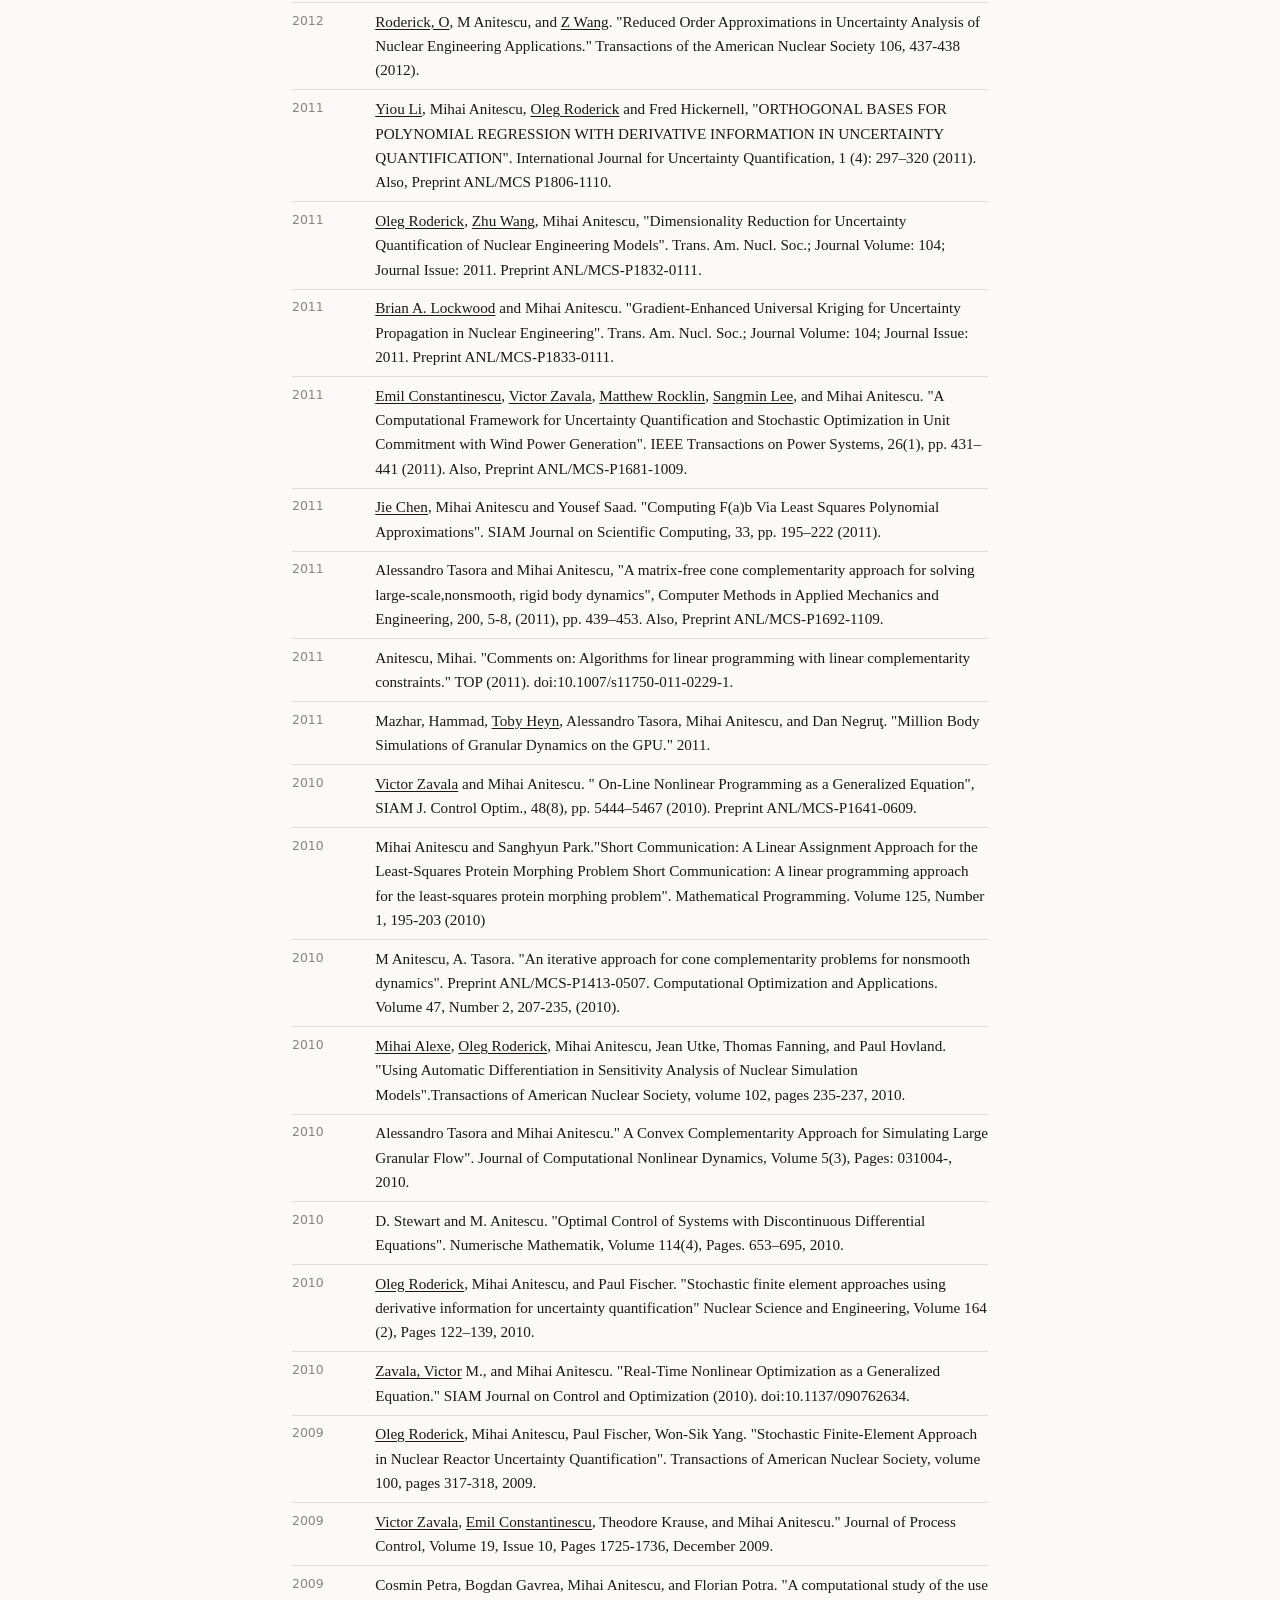
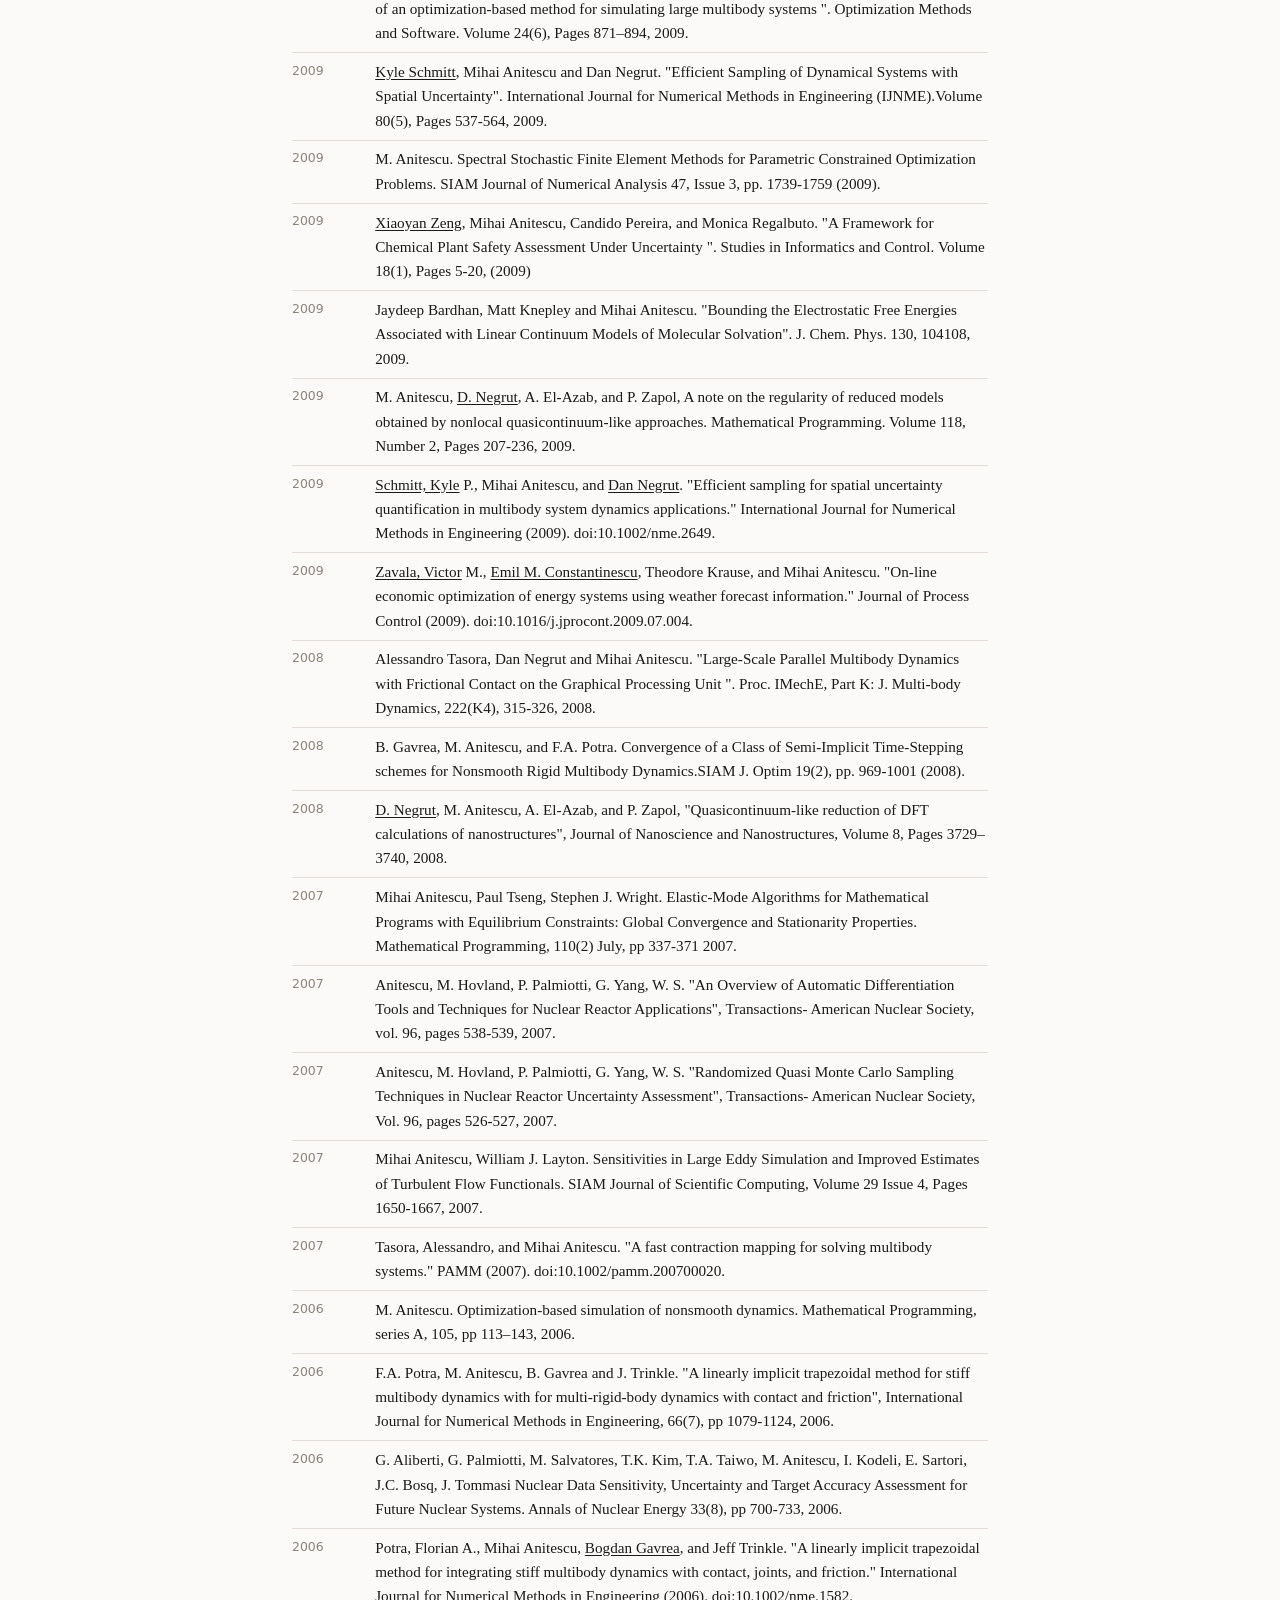
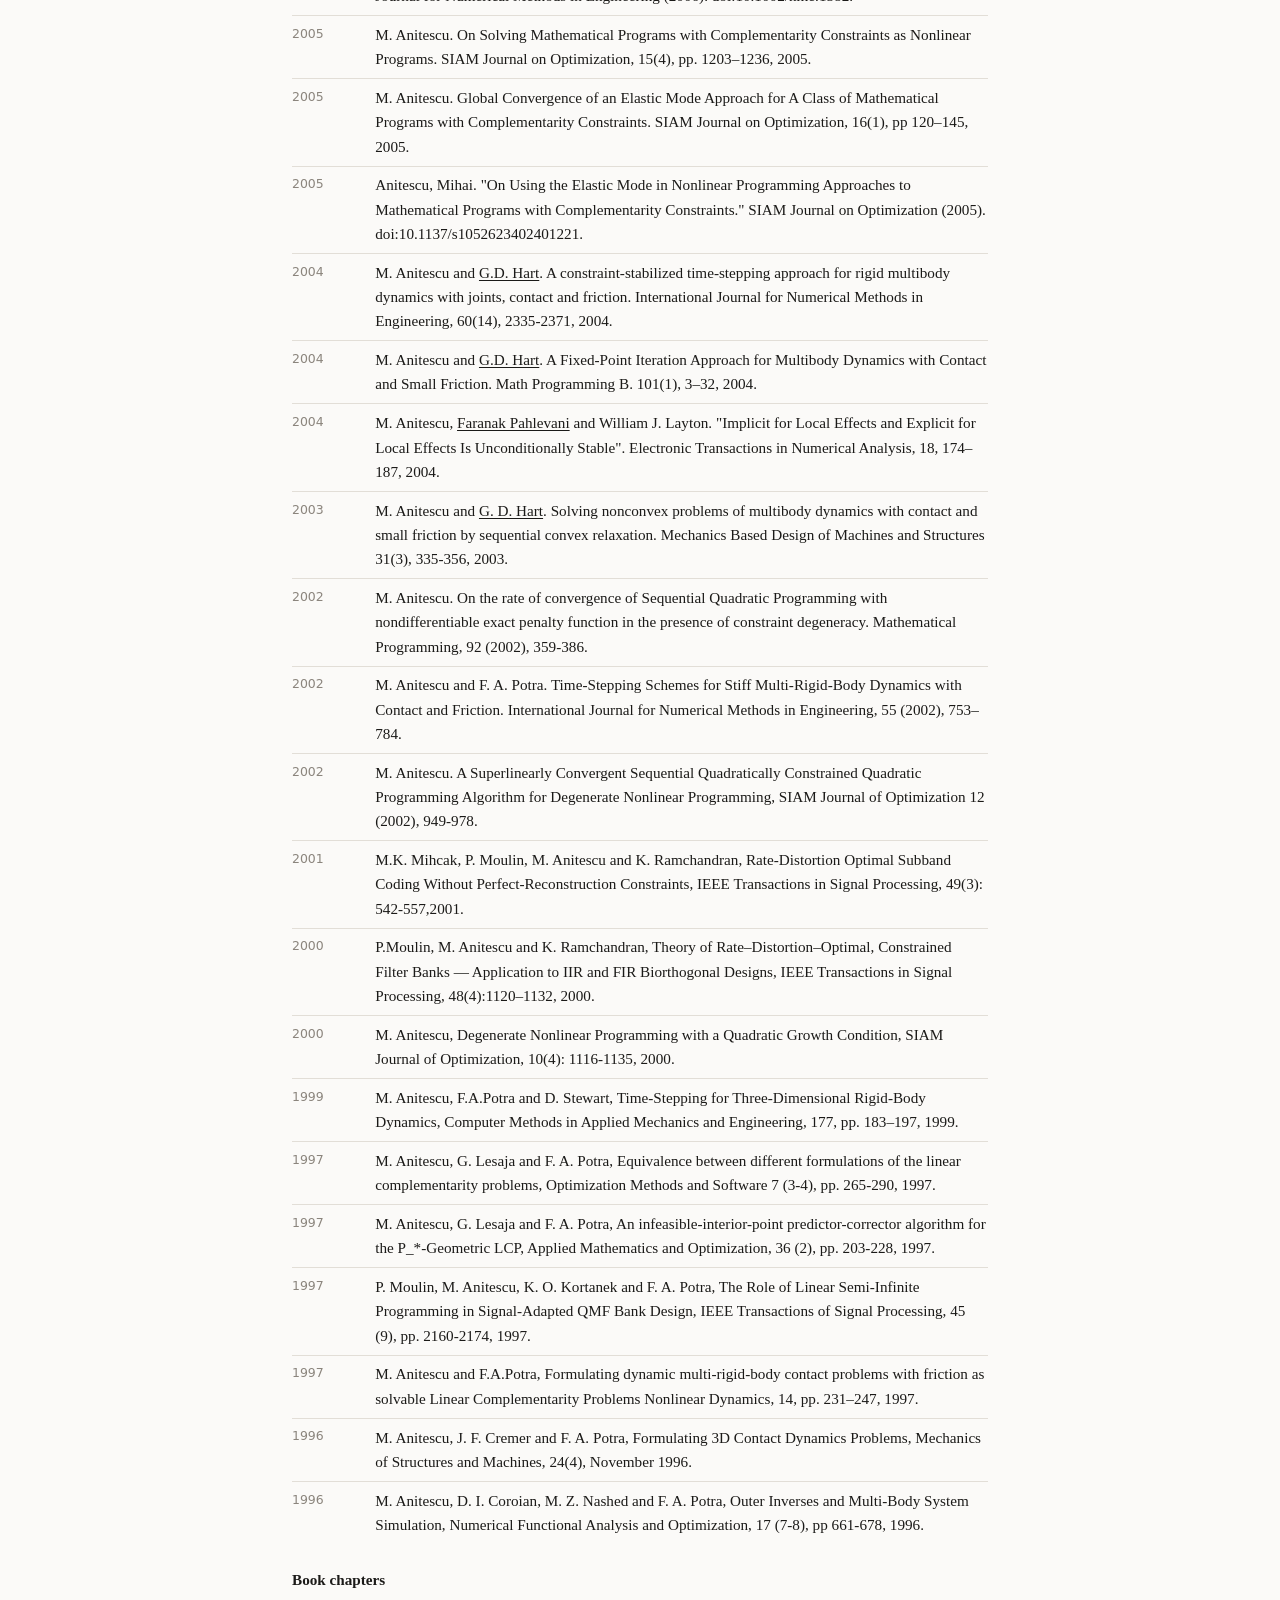
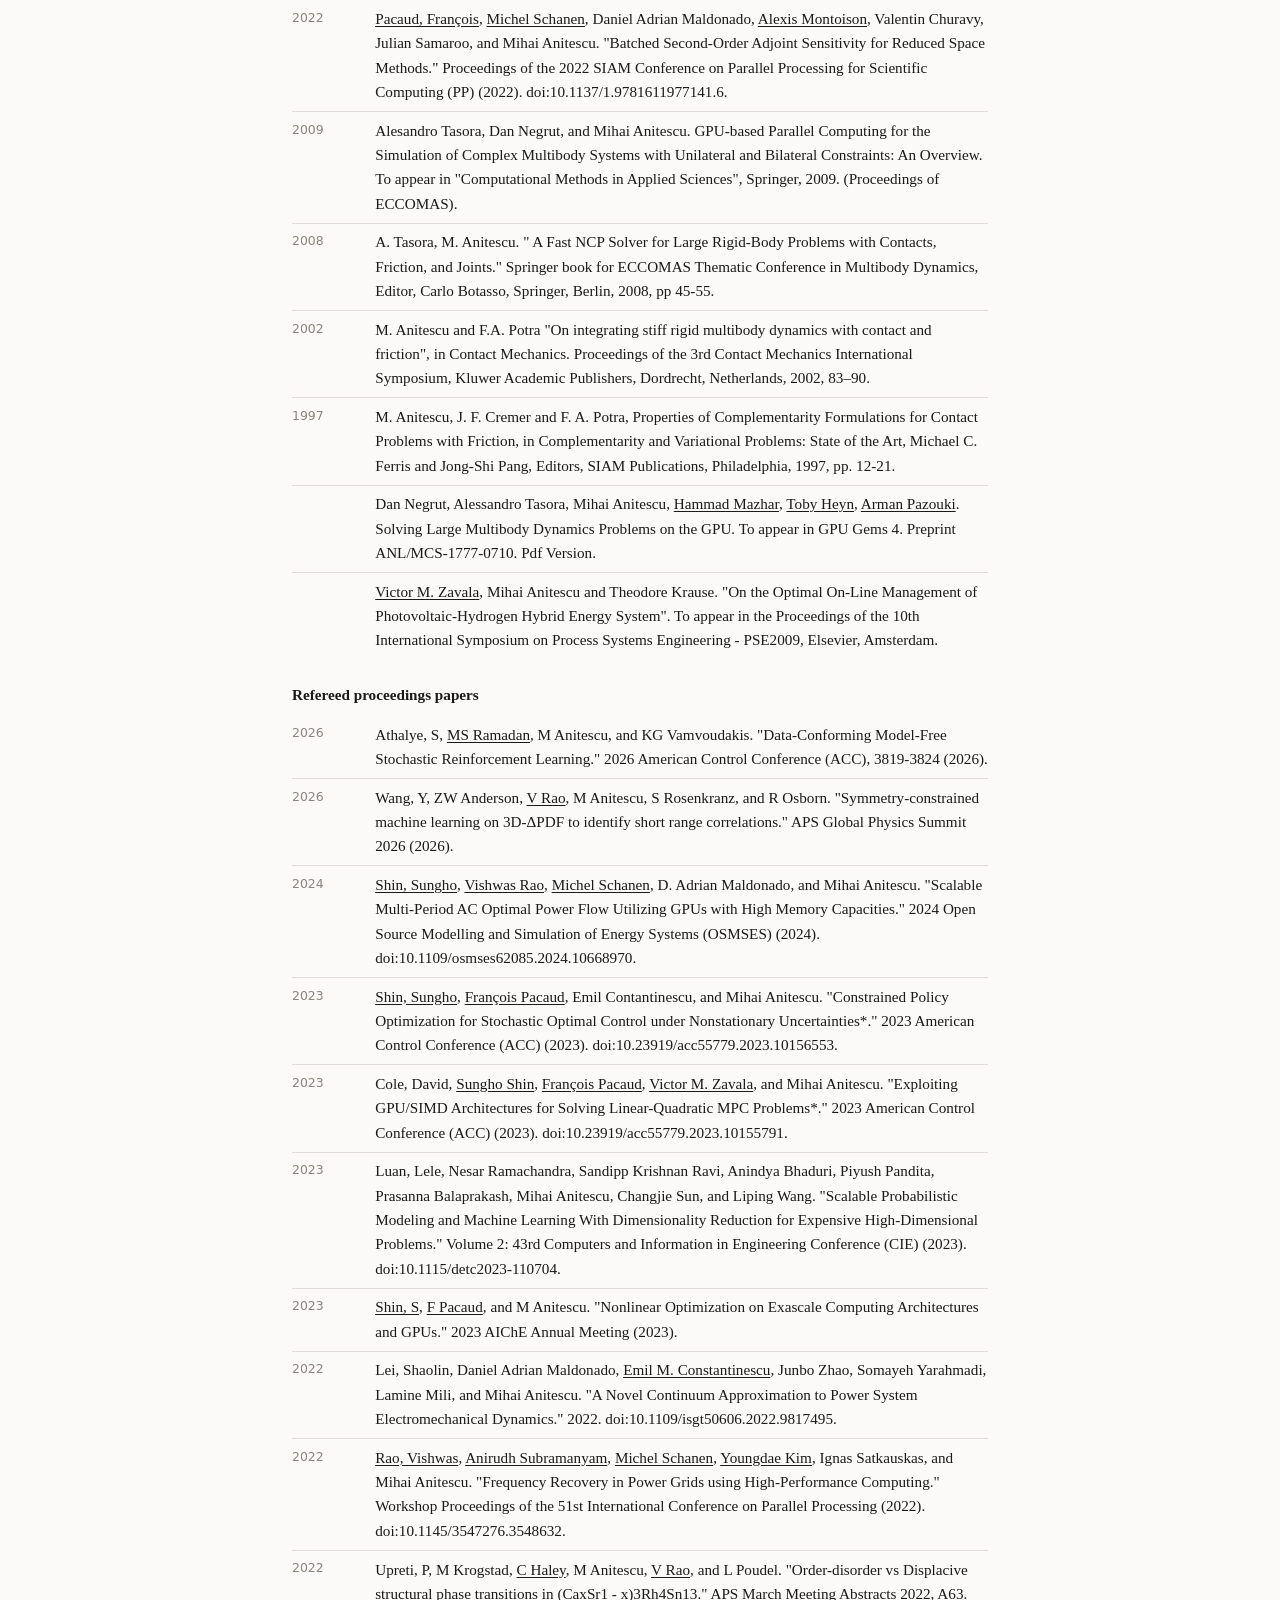
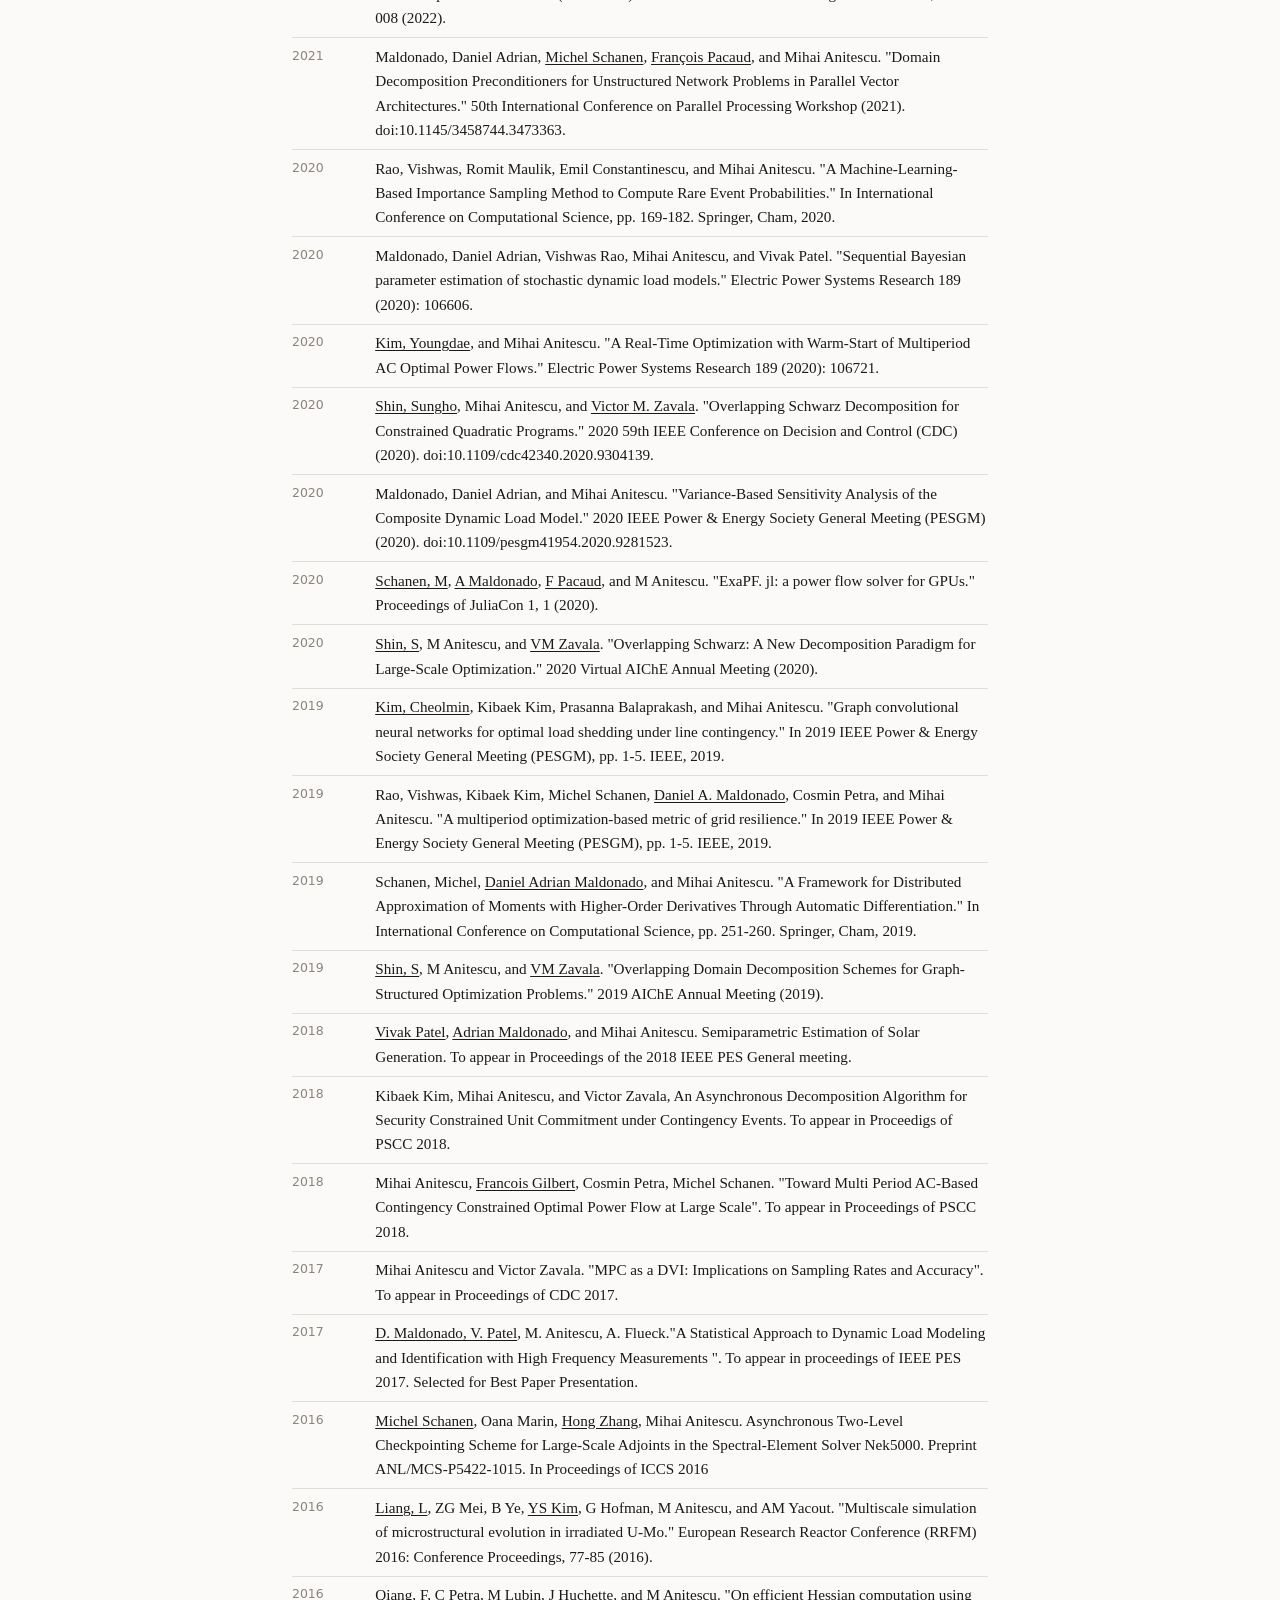
<file: publications.html>
<!doctype html>
<html lang="en">
<head>
<meta charset="utf-8">
<meta name="viewport" content="width=device-width, initial-scale=1">
<title>Publications — Mihai Anitescu</title>
<link rel="stylesheet" href="style.css?v=98c5d8c673">
</head>
<body>
<div class="wrap">
<header class="site">
  <h1>Mihai Anitescu</h1>
  <p class="tagline">Computational mathematics, optimization, and uncertainty quantification</p>
  <ul class="affil"><li><span class="role">Senior Computational Mathematician</span>, Mathematics and Computer Science Division, Argonne National Laboratory</li><li><span class="role">Professor (Part-Time), tenured</span>, Department of Statistics, University of Chicago</li></ul>
  <p class="contact"><a href="mailto:anitescu@mcs.anl.gov">anitescu@mcs.anl.gov</a> &nbsp;·&nbsp; <a href="http://www.mcs.anl.gov/~anitescu">http://www.mcs.anl.gov/~anitescu</a> &nbsp;·&nbsp; <a href="mihai-anitescu-cv.pdf">CV (PDF)</a></p>
</header>
<nav class="site"><a href="index.html">About</a><a href="research.html">Research</a><a href="publications.html" aria-current="page">Publications</a><a href="talks.html">Talks</a><a href="teaching.html">Teaching</a><a href="mentorship.html">Mentorship</a><a href="funding.html">Funding</a><a href="service.html">Service</a><a href="awards.html">Honors &amp; awards</a><a href="personal.html">Personal</a></nav>
<main>
<p class="construction"><strong>Under construction.</strong> These pages are generated from a migration of an older curriculum vitae and have not been fully verified. Entries may be incomplete, mis-dated or missing, and a hundred publications here were reconstructed from bibliographic databases rather than from the curriculum vitae itself.</p>

<nav class="onpage" aria-label="On this page"><a href="#s-publications-journal-papers">Journal papers</a>
<a href="#s-publications-book-chapters">Book chapters</a>
<a href="#s-publications-refereed-proceedings-papers">Refereed proceedings papers</a>
<a href="#s-publications-technical-reports">Technical reports</a>
<a href="#s-publications-preprints-and-unpublished-manuscripts">Preprints and unpublished manuscripts</a>
<a href="#s-publications-special-issues-edited">Special issues edited</a>
<a href="#s-publications-software">Software</a>
<a href="#s-publications-other">Other</a></nav>
<h2 class="section" id="s-publications">Publications</h2>
<p class="note">Underlined authors were students or postdoctoral researchers supervised by Mihai Anitescu at the time of the main part of the work.</p>
<h3 class="group" id="s-publications-journal-papers">Journal papers</h3>
<ul class="entries">
  <li><span class="yr">2026</span><span class="supervisee">Pacaud, François</span>, <span class="supervisee">Sungho Shin</span>, <span class="supervisee">Alexis Montoison</span>, <span class="supervisee">Michel Schanen</span>, and Mihai Anitescu. "Condensed interior-point methods for scalable nonlinear programming on GPUs." Mathematical Programming Computation (2026). doi:10.1007/s12532-026-00335-0.</li>
  <li><span class="yr">2026</span><span class="supervisee">Ramadan, Mohammad S.</span>, Evan Toler, and Mihai Anitescu. "Data-Conforming Data-Driven Control: Avoiding Premature Generalizations Beyond Data." IEEE Transactions on Automatic Control (2026). doi:10.1109/tac.2025.3647312.</li>
  <li><span class="yr">2026</span><span class="supervisee">Shin, Sungho</span>, <span class="supervisee">Sen Na</span>, and Mihai Anitescu. "Near-Optimal Performance of Stochastic Model Predictive Control." Mathematics of Operations Research (2026). doi:10.1287/moor.2023.0159.</li>
  <li><span class="yr">2026</span>Kuang, Wei, Mihai Anitescu, and <span class="supervisee">Sen Na</span>. "Online covariance matrix estimation in sketched Newton methods." Information and Inference: A Journal of the IMA (2026). doi:10.1093/imaiai/iaag012.</li>
  <li><span class="yr">2026</span>Dobson, Ian, D. Adrian Maldonado, and Mihai Anitescu. "The Statistical Spread of Transmission Outages on a Fast Protection Time Scale Based on Utility Data." IEEE Transactions on Power Systems (2026). doi:10.1109/tpwrs.2025.3596141.</li>
  <li><span class="yr">2026</span>Zhao, Hongli, Mihai Anitescu, and <span class="supervisee">Sen Na</span>. "Overlapping Schwarz Scheme for Linear-Quadratic Programs in Continuous Time." Mathematics of Operations Research (2026). doi:10.1287/moor.2025.1232.</li>
  <li><span class="yr">2025</span>Rossmann, Ramsey, Mihai Anitescu, <span class="supervisee">Julie Bessac</span>, Michael Ferris, <span class="supervisee">Mitchell Krock</span>, James Luedtke, and Line Roald. "A framework for balancing power grid efficiency and risk with bi-objective stochastic integer optimization." Optimization and Engineering (2025). doi:10.1007/s11081-024-09944-x.</li>
  <li><span class="yr">2025</span><span class="supervisee">Kim, Youngdae</span>, <span class="supervisee">François Pacaud</span>, <span class="supervisee">Michel Schanen</span>, <span class="supervisee">Kibaek Kim</span>, and Mihai Anitescu. "Leveraging GPU Batching for Scalable Nonlinear Programming through Massive Lagrangian Decomposition." SIAM Journal on Scientific Computing (2025). doi:10.1137/21m1450112.</li>
  <li><span class="yr">2025</span>Anderson, Edward, Michael Ferris, Andrew Philpott, Mihai Anitescu, Peter Cramton, Sijia Geng, Richard Green, Tito Homem-de-Mello, Olivier Huber, Vincent Leclère, and Ramteen Sioshansi. "Ten challenges for mathematical modeling of the green-energy transition." Current Sustainable/Renewable Energy Reports (2025). doi:10.1007/s40518-025-00274-9.</li>
  <li><span class="yr">2024</span><span class="supervisee">Na, Sen</span>, Mihai Anitescu, and Mladen Kolar. "A Fast Temporal Decomposition Procedure for Long-Horizon Nonlinear Dynamic Programming." Mathematics of Operations Research (2024). doi:10.1287/moor.2023.1378.</li>
  <li><span class="yr">2024</span><span class="supervisee">Shin, Sungho</span>, Mihai Anitescu, and <span class="supervisee">François Pacaud</span>. "Accelerating optimal power flow with GPUs: SIMD abstraction of nonlinear programs and condensed-space interior-point methods." Electric Power Systems Research (2024). doi:10.1016/j.epsr.2024.110651.</li>
  <li><span class="yr">2024</span>Bhaduri, Anindya, Nesar Ramachandra, Sandipp Krishnan Ravi, Lele Luan, Piyush Pandita, Prasanna Balaprakash, Mihai Anitescu, Changjie Sun, and Liping Wang. "Efficient Mapping Between Void Shapes and Stress Fields Using Deep Convolutional Neural Networks With Sparse Data." Journal of Computing and Information Science in Engineering (2024). doi:10.1115/1.4064622.</li>
  <li><span class="yr">2024</span><span class="supervisee">Ramadan, Mohammad S.</span>, and Mihai Anitescu. "Extended Kalman Filter–Koopman Operator for Tractable Stochastic Optimal Control." IEEE Control Systems Letters (2024). doi:10.1109/lcsys.2024.3410889.</li>
  <li><span class="yr">2024</span><span class="supervisee">Pacaud, François</span>, <span class="supervisee">Michel Schanen</span>, <span class="supervisee">Sungho Shin</span>, Daniel Adrian Maldonado, and Mihai Anitescu. "Parallel interior-point solver for block-structured nonlinear programs on SIMD/GPU architectures." Optimization Methods and Software (2024). doi:10.1080/10556788.2024.2329646.</li>
  <li><span class="yr">2023</span><span class="supervisee">Pacaud, François</span>, <span class="supervisee">Sungho Shin</span>, <span class="supervisee">Michel Schanen</span>, Daniel Adrian Maldonado, and Mihai Anitescu. "Accelerating Condensed Interior-Point Methods on SIMD/GPU Architectures." Journal of Optimization Theory and Applications (2023). doi:10.1007/s10957-022-02129-5.</li>
  <li><span class="yr">2023</span><span class="supervisee">Lenzi, Amanda</span>, and Mihai Anitescu. "How can statistics help to prevent blackouts?." Significance (2023). doi:10.1093/jrssig/qmad009.</li>
  <li><span class="yr">2023</span><span class="supervisee">Na, Sen</span>, Mihai Anitescu, and Mladen Kolar. "Inequality constrained stochastic nonlinear optimization via active-set sequential quadratic programming." Mathematical Programming (2023). doi:10.1007/s10107-023-01935-7.</li>
  <li><span class="yr">2023</span><span class="supervisee">Shin, Sungho</span>, Yiheng Lin, Guannan Qu, Adam Wierman, and Mihai Anitescu. "Near-Optimal Distributed Linear-Quadratic Regulator for Networked Systems." SIAM Journal on Control and Optimization (2023). doi:10.1137/22m1489836.</li>
  <li><span class="yr">2023</span><span class="supervisee">Chen, Yian</span>, and Mihai Anitescu. "Scalable Physics-Based Maximum Likelihood Estimation Using Hierarchical Matrices." SIAM/ASA Journal on Uncertainty Quantification (2023). doi:10.1137/21m1458880.</li>
  <li><span class="yr">2023</span><span class="supervisee">Beckman, Paul</span> G., <span class="supervisee">Christopher J. Geoga</span>, Michael L. Stein, and Mihai Anitescu. "Scalable computations for nonstationary Gaussian processes." Statistics and Computing (2023). doi:10.1007/s11222-023-10252-0.</li>
  <li><span class="yr">2023</span><span class="supervisee">Na, Sen</span>, and Mihai Anitescu. "Superconvergence of Online Optimization for Model Predictive Control." IEEE Transactions on Automatic Control (2023). doi:10.1109/tac.2022.3223323.</li>
  <li><span class="yr">2022</span><span class="supervisee">Shin, Sungho</span>, Mihai Anitescu, and Victor M. Zavala. "Exponential decay of sensitivity in graph-structured nonlinear programs." SIAM Journal on Optimization 32.2 (2022): 1156-1183. Awarded the 2023 W. David Smith, Jr. Graduate Student Paper Award given by the Computing and Systems Technology Division of the AIChE; to Sungho Shin.</li>
  <li><span class="yr">2022</span><span class="supervisee">Pacaud, François</span>, Daniel Adrian Maldonado, <span class="supervisee">Sungho Shin</span>, <span class="supervisee">Michel Schanen</span>, and Mihai Anitescu. "A feasible reduced space method for real-time optimal power flow." Electric Power Systems Research (2022). doi:10.1016/j.epsr.2022.108268.</li>
  <li><span class="yr">2022</span><span class="supervisee">Na, Sen</span>, Mihai Anitescu, and Mladen Kolar. "An adaptive stochastic sequential quadratic programming with differentiable exact augmented lagrangians." Mathematical Programming (2022). doi:10.1007/s10107-022-01846-z.</li>
  <li><span class="yr">2022</span><span class="supervisee">Brust, Johannes</span> J., and Mihai Anitescu. "Convergence Analysis of Fixed Point Chance Constrained Optimal Power Flow Problems." IEEE Transactions on Power Systems (2022). doi:10.1109/tpwrs.2022.3146873.</li>
  <li><span class="yr">2022</span><span class="supervisee">Lenzi, Amanda</span>, <span class="supervisee">Julie Bessac</span>, and Mihai Anitescu. "Detecting Large Frequency Excursions in the Power Grid With Bayesian Decision Theory." IEEE Open Access Journal of Power and Energy (2022). doi:10.1109/oajpe.2022.3144612.</li>
  <li><span class="yr">2022</span>Tan, Bendong, Junbo Zhao, Nan Duan, Daniel Adrian Maldonado, Yingchen <span class="supervisee">Zhang, Hong</span>ming Zhang, and Mihai Anitescu. "Distributed Frequency Divider for Power System Bus Frequency Online Estimation Considering Virtual Inertia From DFIGs." IEEE Journal on Emerging and Selected Topics in Circuits and Systems (2022). doi:10.1109/jetcas.2022.3141975.</li>
  <li><span class="yr">2022</span><span class="supervisee">Subramanyam, Anirudh</span>, <span class="supervisee">Jacob Roth</span>, <span class="supervisee">Albert Lam</span>, and Mihai Anitescu. "Failure Probability Constrained AC Optimal Power Flow." IEEE Transactions on Power Systems (2022). doi:10.1109/tpwrs.2022.3146377.</li>
  <li><span class="yr">2022</span><span class="supervisee">Lenzi, Amanda</span>, and Mihai Anitescu. "How Statistics Keeps the Lights on." Significance (2022). doi:10.1111/1740-9713.01704.</li>
  <li><span class="yr">2022</span><span class="supervisee">Rao, Vishwas</span>, <span class="supervisee">Charlotte Haley</span>, and Mihai Anitescu. "LaplaceInterpolation.jl: A Julia package for fast interpolation on a grid." Journal of Open Source Software (2022). doi:10.21105/joss.03766.</li>
  <li><span class="yr">2022</span><span class="supervisee">Na, Sen</span>, <span class="supervisee">Sungho Shin</span>, Mihai Anitescu, and <span class="supervisee">Victor M. Zavala</span>. "On the Convergence of Overlapping Schwarz Decomposition for Nonlinear Optimal Control." IEEE Transactions on Automatic Control (2022). doi:10.1109/tac.2022.3194087.</li>
  <li><span class="yr">2022</span>Upreti, Puspa, Matthew Krogstad, <span class="supervisee">Charlotte Haley</span>, Mihai Anitescu, <span class="supervisee">Vishwas Rao</span>, Lekh Poudel, Omar Chmaissem, Stephan Rosenkranz, and Raymond Osborn. "Order-Disorder Transitions in (CaxSr1-x)3Rh4Sn13." Physical Review Letters (2022). doi:10.1103/physrevlett.128.095701.</li>
  <li><span class="yr">2022</span>Maldonado, Daniel Adrian, <span class="supervisee">Emil Mihai Constantinescu</span>, <span class="supervisee">Hong Zhang</span>, <span class="supervisee">Vishwas Rao</span>, and Mihai Anitescu. "Trust-Region Approximation of Extreme Trajectories in Power System Dynamics." IEEE Transactions on Power Systems (2022). doi:10.1109/tpwrs.2022.3141372.</li>
  <li><span class="yr">2022</span><span class="supervisee">Schanen, M</span>, V Churavy, <span class="supervisee">Y Kim</span>, and M Anitescu. "Rapid Prototyping with Julia: From Mathematics to Fast Code." Collections 55 (06) (2022).</li>
  <li><span class="yr">2021</span><span class="supervisee">Rao, Vishwas</span>, and Mihai Anitescu. "Efficient Computation of Extreme Excursion Probabilities for Dynamical Systems through Rice's Formula." SIAM/ASA Journal on Uncertainty Quantification (2021). doi:10.1137/19m1308177.</li>
  <li><span class="yr">2021</span><span class="supervisee">Lenzi, Amanda</span>, <span class="supervisee">Julie Bessac</span>, and Mihai Anitescu. "Power grid frequency prediction using spatiotemporal modeling." Statistical Analysis and Data Mining: The ASA Data Science Journal (2021). doi:10.1002/sam.11535.</li>
  <li><span class="yr">2021</span><span class="supervisee">Chen, Yian</span>, and Mihai Anitescu. "SCALABLE GAUSSIAN PROCESS ANALYSIS FOR IMPLICIT PHYSICS-BASED COVARIANCE MODELS." International Journal for Uncertainty Quantification (2021). doi:10.1615/int.j.uncertaintyquantification.2021036657.</li>
  <li><span class="yr">2020</span><span class="supervisee">Geoga, Christopher J.</span>, Mihai Anitescu, and Michael L. Stein. "Flexible nonstationary spatio-temporal modeling of high-frequency monitoring data". To appear in Environmetrics. arXiv preprint arXiv:2007.11418 (2020).</li>
  <li><span class="yr">2020</span><span class="supervisee">Na, Sen</span>, and Mihai Anitescu. "Exponential decay in the sensitivity analysis of nonlinear dynamic programming." SIAM Journal on Optimization 30, no. 2 (2020): 1527-1554.</li>
  <li><span class="yr">2020</span><span class="supervisee">Shin, Sungho</span>, Victor M. Zavala, and Mihai Anitescu. "Decentralized schemes with overlap for solving graph-structured optimization problems." IEEE Transactions on Control of Network Systems 7, no. 3 (2020): 1225-1236.</li>
  <li><span class="yr">2020</span><span class="supervisee">Geoga, Christopher J.</span>, Mihai Anitescu, and Michael L. Stein. "Scalable Gaussian process computations using hierarchical matrices." Journal of Computational and Graphical Statistics 29, no. 2 (2020): 227-237.</li>
  <li><span class="yr">2020</span><span class="supervisee">Kim, Youngseok</span>, Peter Carbonetto, Matthew Stephens, and Mihai Anitescu. "A fast algorithm for maximum likelihood estimation of mixture proportions using sequential quadratic programming." Journal of Computational and Graphical Statistics 29, no. 2 (2020): 261-273.</li>
  <li><span class="yr">2020</span><span class="supervisee">Schanen, Michel</span>, Daniel Adrian Maldonado, <span class="supervisee">François Pacaud</span>, <span class="supervisee">Alexis Montoison</span>, Mihai Anitescu, <span class="supervisee">Kibaek Kim</span>, <span class="supervisee">Youngdae Kim</span>, <span class="supervisee">Vishwas Rao</span>, and <span class="supervisee">Anirudh Subramanyam</span>. "Julia as a portable high-level language for numerical solvers of power flow equations on GPU architectures." 2020. doi:10.13140/rg.2.2.22427.39205.</li>
  <li><span class="yr">2019</span><span class="supervisee">Roth, Jacob</span>, David A. Barajas-Solano, Panos Stinis, Jonathan Weare, and Mihai Anitescu. "A Kinetic Monte Carlo Approach for Simulating Cascading Transmission Line Failure." To appear in SIAM Journal on Multiscale Modeling and Simulation. arXiv preprint arXiv:1912.08081 (2019).</li>
  <li><span class="yr">2019</span><span class="supervisee">Xu, Wanting</span>, and Mihai Anitescu. "Exponentially convergent receding horizon strategy for constrained optimal control." Vietnam Journal of Mathematics 47, no. 4 (2019): 897-929.</li>
  <li><span class="yr">2019</span><span class="supervisee">Yu, Jing</span>, and Mihai Anitescu. "Multidimensional sum-up rounding for integer programming in optimal experimental design." Mathematical Programming (2019): 1-40.</li>
  <li><span class="yr">2019</span><span class="supervisee">Dou, Xialiang</span>, and Mihai Anitescu. "Distributionally robust optimization with correlated data from vector autoregressive processes." Operations Research Letters 47, no. 4 (2019): 294-299.</li>
  <li><span class="yr">2019</span>Petra, Cosmin G., Naiyuan Chiang, and Mihai Anitescu. "A structured quasi-newton algorithm for optimizing with incomplete hessian information." SIAM Journal on Optimization 29, no. 2 (2019): 1048-1075.</li>
  <li><span class="yr">2018</span><span class="supervisee">Xu, Wanting</span>, and Mihai Anitescu. "Exponentially accurate temporal decomposition for long-horizon linear-quadratic dynamic optimization." SIAM Journal on Optimization 28, no. 3 (2018): 2541-2573.</li>
  <li><span class="yr">2018</span><span class="supervisee">Geoga, Christopher J.</span>, Charlotte L. Haley, Andrew R. Siegel, and Mihai Anitescu. "Frequency–wavenumber spectral analysis of spatio-temporal flows." Journal of Fluid Mechanics 848 (2018).</li>
  <li><span class="yr">2018</span><span class="supervisee">Linyun Liang</span>, Zhi-Gang Mei, Yeon Soo Kim, Mihai Anitescu, and Abdellatif M. Yacou Three-dimensional phase-field simulations of intragranular gas bubble evolution in irradiated U-Mo fuel. Computational Materials Science, Volume 145, 2018, Pages 86-95.</li>
  <li><span class="yr">2018</span><span class="supervisee">Julie Bessac</span>, Emil M. Constantinescu and Mihai Anitescu. "Stochastic simulation of predictive space-time scenarios of wind speed using observations and physical models, ", "Annals of Applied Statistics", Volume 12, Number 1 (March 2018), 432-458.</li>
  <li><span class="yr">2018</span><span class="supervisee">Yu, Jing</span>, Victor M. Zavala, and Mihai Anitescu. "A scalable design of experiments framework for optimal sensor placement." Journal of Process Control, Volume 67, Pages 44-55, July 2018.</li>
  <li><span class="yr">2017</span><span class="supervisee">C. L. Haley</span> and M. Anitescu, "Optimal Bandwidth for Multitaper Spectrum Estimation," in IEEE Signal Processing Letters, vol. 24, no. 11, pp. 1696-1700, Nov. 2017.</li>
  <li><span class="yr">2017</span>Abhyankar, Shrirang; Geng, Guangchao; Anitescu, Mihai; Wang, Xiaoyu; Dinavahi, Venkata: 'Solution techniques for transient stability-constrained optimal power flow Part I, IET Generation, Transmission &amp;; Distribution, 2017, 11, (12), p. 3177-3185.</li>
  <li><span class="yr">2017</span><span class="supervisee">Zhang, Hong</span>, Shrirang Abhyankar, Emil Constantinescu, and Mihai Anitescu. "Discrete Adjoint Sensitivity Analysis of Hybrid Dynamical Systems With Switching." IEEE Transactions on Circuits and Systems I: Regular Papers 64, no. 5 (2017): 1247-1259.</li>
  <li><span class="yr">2017</span>Petra, Noemi, Cosmin G. Petra, <span class="supervisee">Zheng Zhang</span>, Emil M. Constantinescu, and Mihai Anitescu. "A Bayesian approach for parameter estimation with uncertainty for dynamic power systems." IEEE Transactions on Power Systems 32, no. 4 (2017): 2735-2743. Preprint ANL/MCS-P5525-0116.</li>
  <li><span class="yr">2017</span>Anitescu, Mihai, <span class="supervisee">Jie Chen</span>, and Michael L. Stein. "An inversion-free estimating equations approach for gaussian process models." Journal of Computational and Graphical Statistics 26.1 (2017): 98-107.</li>
  <li><span class="yr">2017</span>Zavala, Victor M., <span class="supervisee">Kibaek Kim</span>, Mihai Anitescu, and John Birge. "A stochastic electricity market clearing formulation with consistent pricing properties." Operations Research 65, no. 3 (2017): 557-576.</li>
  <li><span class="yr">2016</span><span class="supervisee">Linyun Liang</span>, Zhi-Gang Mei,, Yeon Soo Kim, Bei Ye, Gerard Hofman, Mihai Anitescu, Abdellatif M. Yacout. "Mesoscale model for fission-induced recrystallization in U-7Mo alloy" Computational Materials Science Volume 124, November 2016, Pages 228-237.</li>
  <li><span class="yr">2016</span><span class="supervisee">Xu, Wanting</span>, and Mihai Anitescu. "A Limited-Memory Multiple Shooting Method for Weakly Constrained Variational Data Assimilation." SIAM Journal on Numerical Analysis 54, no. 6 (2016): 3300-3331</li>
  <li><span class="yr">2016</span>Petra, Cosmin G., Victor M. Zavala, Elias D. Nino-Ruiz, and Mihai Anitescu. "A high-performance computing framework for analyzing the economic impacts of wind correlation." Electric Power Systems Research 141 (2016): 372-380.</li>
  <li><span class="yr">2016</span>Zhi-Gang Mei*, <span class="supervisee">Linyun Liang</span>, Yeon Soo Kim, Tom Wiencek, Edward O’Hare, Abdellatif M. Yacout, Gerard Hofman, Mihai Anitescu. Grain growth in U-7Mo alloy: a combined first-principles and phase field study. Journal of Nuclear Materials Volume 473, May 2016, Pages 300</li>
  <li><span class="yr">2014</span><span class="supervisee">Linyun Liang</span>, Marius Stan and Mihai Anitescu. "Phase-field modeling of diffusion-induced crack propagations in electrochemical systems". Appl. Phys. Lett. 105, 163903 (2014).</li>
  <li><span class="yr">2014</span><span class="supervisee">Ilias Bilionis</span>, Emil M. Constantinescu, Mihai Anitescu. "Data-Driven Model for Solar Irradiation Based on Satellite Observations". Solar Energy.Volume 110, December 2014, Pages 22–38. Preprint ANL/MCS-P5141-0514</li>
  <li><span class="yr">2014</span>Cosmin G. Petra, Olaf Schenk, Mihai Anitescu. "Real-time Stochastic Optimization of Complex Energy Systems on High Performance Computers". Computing in Science and Engineering, Issue No.05 - Sept.-Oct. (2014 vol.16) pp: 32-42. Preprint ANL/MCS-P4068-0413.</li>
  <li><span class="yr">2014</span>Victor M. Zavala and Mihai Anitescu. "Scalable Nonlinear Programming Via Exact Differentiable Penalty Functions And Trust-Region Newton Method",SIAM Journal on Optimization, 24(1), 528–558, 2014. Preprint ANL/MCS-P3014-0712.</li>
  <li><span class="yr">2014</span><span class="supervisee">Jie Chen</span>, Tom L. H. Li and Mihai Anitescu. A Parallel Linear Solver for Multilevel Toeplitz Systems with Possibly Several Right-Hand Sides. Parallel Computing, Volume 40, Issue 8, August 2014, Pages 408-424.</li>
  <li><span class="yr">2014</span><span class="supervisee">Xiaoyan Zeng</span> and Mihai Anitescu. "Sequential Monte Carlo Sampling in Hidden Markov Models of Nonlinear Dynamical Systems".Applied Mathematics and Computation 233 (2014) 507–521. ALso Preprint ANL/MCS-P1852-0311.</li>
  <li><span class="yr">2014</span>Oleg Roderick, Mihai Anitescu and Yulia Peet. "Proper orthogonal decompositions in multifidelity uncertainty quantification of complex simulation model". International Journal of Computer Mathematics Volume 91, Issue 4, 2014, 748-769. Preprint ANL/MCS-P4029-011.</li>
  <li><span class="yr">2014</span>Mihai Anitescu, <span class="supervisee">Xiaoyan Zeng</span> and Emil Constantinescu. "A Low-Memory Approach For Best-State Estimation Of Hidden Markov Models With Model Error". SIAM J. NUMER. ANAL. Vol. 52, No. 1, pp. 468–495, 2014. Preprint ANL/MCS-P1919-0711.</li>
  <li><span class="yr">2014</span><span class="supervisee">Jie Chen</span>, <span class="supervisee">Lei Wang</span>, And Mihai Anitescu. "A Fast Summation Tree Code For Matern Kernel", SIAM J. SCI. COMPUT., Vol. 36, No. 1, pp. A289–A309, 2014. Also Preprint ANL/MCS-P4001-1212.</li>
  <li><span class="yr">2013</span><span class="supervisee">Toby Heyn</span>, Mihai Anitescu, Alessandro Tasora and Dan Negrut. "Using Krylov Subspace and Spectral Methods for Solving Complementarity Problems in Many-Body Contact Dynamics Simulation", International Journal for Numerical Methods in Engineering, Volume 95, Issue 7, pages 541–561, 17 August 2013. Preprint ANL/MCS-P2099-0612.</li>
  <li><span class="yr">2013</span><span class="supervisee">Miles Lubin</span>, J.A. Julian Hall, <span class="supervisee">Cosmin G. Petra</span>, Mihai Anitescu. "Parallel distributed-memory simplex for large-scale stochastic LP problems". Computational Optimization and Applications vol. 55, no. 3, pp. 571-596, 2013. Also, Preprint ANL/MCS-P2075-0412. Awarded Best COAP Paper Award for 2013, out of 92 eligible papers.</li>
  <li><span class="yr">2013</span>Michael L. Stein, <span class="supervisee">Jie Chen</span> and Mihai Anitescu, "STOCHASTIC APPROXIMATION OF SCORE FUNCTIONS FOR GAUSSIAN PROCESSES",Annals of Applied Statistics, Volume 7, Number 2 (2013), 1162-1191. Preprint ANL/MCSP-2091-0512.</li>
  <li><span class="yr">2013</span>A.Tasora, M.Anitescu, S.Negrini and D.Negrut. "A Compliant Visco-Plastic Particle Contact Model based on Differential Variational Inequalities". International Journal of Nonlinear Mechanics.; Volume 53, July 2013, Pages 2–12. Preprint ANL/MCS-P4013-0113.</li>
  <li><span class="yr">2013</span>Alessandro Tasora and Mihai Anitescu. "A complementarity-based rolling friction model for rigid contacts", Preprint ANL/MCS–P3020-0812.Meccanica. September 2013, Volume 48, Issue 7, pp 1643-1659. Also Preprint ANL/MCS–P3020-0812.</li>
  <li><span class="yr">2013</span><span class="supervisee">Hayes F. Stripling</span>, Mihai Anitescu, and Marvin L. Adams." A Generalized Adjoint Framework for Sensitivity and Global Error Estimation in Time-Dependent Nuclear Reactor Simulations". Annals of Nuclear Energy (Special issue on Nuclear Reactor Safety Simulation and Uncertainty Analysis)Volume 52, February 2013, Pages 47-58. Also Preprint ANL/MCS-P1963-1011.</li>
  <li><span class="yr">2013</span>Emil M Constantinescu and Mihai Anitescu, "Physics-Based Covariance Models For Gaussian Processes With Multiple Outputs". International Journal on Uncertainty Quantification, Volume 3, No 1, pp 47-71, 2013. Preprint ANL/MCS-P1915-0711.</li>
  <li><span class="yr">2012</span>Michael Stein, <span class="supervisee">Jie Chen</span>, and Mihai Anitescu. "Difference Filter Preconditioning For Large Covariance Matrices". SIAM Journal on Matrix Analysis and Applications Vol. 33, No. 1, pp. 52-72, 2012. Preprint ANL/MCS-1888-0511.</li>
  <li><span class="yr">2012</span>Mihai Anitescu, <span class="supervisee">Jie Chen</span>, and <span class="supervisee">Lei Wang</span>, "A Matrix-Free Approach For Solving The Gaussian Process Maximum Likelihood Problem". SIAM Journal on Scientific Computing 2012, Vol. 34, No. 1, pp. A240-A262. Preprint ANL/MCS-P1857-0311.</li>
  <li><span class="yr">2012</span><span class="supervisee">Brian Lockwood</span> and Mihai Anitescu. "Gradient-Enhanced Universal Kriging for Uncertainty Propagation". Nuclear Science and Engineering, Volume 170, Number 2, February 2012, Pages 168-195. Preprint ANL/MCS-P1808-1110.</li>
  <li><span class="yr">2012</span><span class="supervisee">Miles Lubin</span>, <span class="supervisee">Cosmin Petra</span>, and Mihai Anitescu "On the parallel solution of dense saddle-point linear systems arising in stochastic programming". Optimization Methods and Software Volume 27, Issue 4-5, 2012. Preprint ANL/MCS-P1798-1010.</li>
  <li><span class="yr">2012</span><span class="supervisee">Cosmin Petra</span> and Mihai Anitescu. "A preconditioning technique for Schur complement systems arising in stochastic optimization". Computational Optimization and Applications, Volume 52, Number 2 (2012), 315-344. Preprint ANL/MCS-P1748-0510.</li>
  <li><span class="yr">2012</span>Pointer, W. David, Mihai Anitescu, Thomas Fanning, Robert M. Ferencz, Paul Fischer, M. A. Smith, and T. Tautges. "SHARP reactor performance and safety analysis simulation suite." Transactions of the American Nuclear Society (2012).</li>
  <li><span class="yr">2012</span><span class="supervisee">Roderick, O</span>, M Anitescu, and <span class="supervisee">Z Wang</span>. "Reduced Order Approximations in Uncertainty Analysis of Nuclear Engineering Applications." Transactions of the American Nuclear Society 106, 437-438 (2012).</li>
  <li><span class="yr">2011</span><span class="supervisee">Yiou Li</span>, Mihai Anitescu, <span class="supervisee">Oleg Roderick</span> and Fred Hickernell, "ORTHOGONAL BASES FOR POLYNOMIAL REGRESSION WITH DERIVATIVE INFORMATION IN UNCERTAINTY QUANTIFICATION". International Journal for Uncertainty Quantification, 1 (4): 297–320 (2011). Also, Preprint ANL/MCS P1806-1110.</li>
  <li><span class="yr">2011</span><span class="supervisee">Oleg Roderick</span>, <span class="supervisee">Zhu Wang</span>, Mihai Anitescu, "Dimensionality Reduction for Uncertainty Quantification of Nuclear Engineering Models". Trans. Am. Nucl. Soc.; Journal Volume: 104; Journal Issue: 2011. Preprint ANL/MCS-P1832-0111.</li>
  <li><span class="yr">2011</span><span class="supervisee">Brian A. Lockwood</span> and Mihai Anitescu. "Gradient-Enhanced Universal Kriging for Uncertainty Propagation in Nuclear Engineering". Trans. Am. Nucl. Soc.; Journal Volume: 104; Journal Issue: 2011. Preprint ANL/MCS-P1833-0111.</li>
  <li><span class="yr">2011</span><span class="supervisee">Emil Constantinescu</span>, <span class="supervisee">Victor Zavala</span>, <span class="supervisee">Matthew Rocklin</span>, <span class="supervisee">Sangmin Lee</span>, and Mihai Anitescu. "A Computational Framework for Uncertainty Quantification and Stochastic Optimization in Unit Commitment with Wind Power Generation". IEEE Transactions on Power Systems, 26(1), pp. 431–441 (2011). Also, Preprint ANL/MCS-P1681-1009.</li>
  <li><span class="yr">2011</span><span class="supervisee">Jie Chen</span>, Mihai Anitescu and Yousef Saad. "Computing F(a)b Via Least Squares Polynomial Approximations". SIAM Journal on Scientific Computing, 33, pp. 195–222 (2011).</li>
  <li><span class="yr">2011</span>Alessandro Tasora and Mihai Anitescu, "A matrix-free cone complementarity approach for solving large-scale,nonsmooth, rigid body dynamics", Computer Methods in Applied Mechanics and Engineering, 200, 5-8, (2011), pp. 439–453. Also, Preprint ANL/MCS-P1692-1109.</li>
  <li><span class="yr">2011</span>Anitescu, Mihai. "Comments on: Algorithms for linear programming with linear complementarity constraints." TOP (2011). doi:10.1007/s11750-011-0229-1.</li>
  <li><span class="yr">2011</span>Mazhar, Hammad, <span class="supervisee">Toby Heyn</span>, Alessandro Tasora, Mihai Anitescu, and Dan Negruţ. "Million Body Simulations of Granular Dynamics on the GPU." 2011.</li>
  <li><span class="yr">2010</span><span class="supervisee">Victor Zavala</span> and Mihai Anitescu. " On-Line Nonlinear Programming as a Generalized Equation", SIAM J. Control Optim., 48(8), pp. 5444–5467 (2010). Preprint ANL/MCS-P1641-0609.</li>
  <li><span class="yr">2010</span>Mihai Anitescu and Sanghyun Park."Short Communication: A Linear Assignment Approach for the Least-Squares Protein Morphing Problem Short Communication: A linear programming approach for the least-squares protein morphing problem". Mathematical Programming. Volume 125, Number 1, 195-203 (2010)</li>
  <li><span class="yr">2010</span>M Anitescu, A. Tasora. "An iterative approach for cone complementarity problems for nonsmooth dynamics". Preprint ANL/MCS-P1413-0507. Computational Optimization and Applications. Volume 47, Number 2, 207-235, (2010).</li>
  <li><span class="yr">2010</span><span class="supervisee">Mihai Alexe</span>, <span class="supervisee">Oleg Roderick</span>, Mihai Anitescu, Jean Utke, Thomas Fanning, and Paul Hovland. "Using Automatic Differentiation in Sensitivity Analysis of Nuclear Simulation Models".Transactions of American Nuclear Society, volume 102, pages 235-237, 2010.</li>
  <li><span class="yr">2010</span>Alessandro Tasora and Mihai Anitescu." A Convex Complementarity Approach for Simulating Large Granular Flow". Journal of Computational Nonlinear Dynamics, Volume 5(3), Pages: 031004-, 2010.</li>
  <li><span class="yr">2010</span>D. Stewart and M. Anitescu. "Optimal Control of Systems with Discontinuous Differential Equations". Numerische Mathematik, Volume 114(4), Pages. 653–695, 2010.</li>
  <li><span class="yr">2010</span><span class="supervisee">Oleg Roderick</span>, Mihai Anitescu, and Paul Fischer. "Stochastic finite element approaches using derivative information for uncertainty quantification" Nuclear Science and Engineering, Volume 164 (2), Pages 122–139, 2010.</li>
  <li><span class="yr">2010</span><span class="supervisee">Zavala, Victor</span> M., and Mihai Anitescu. "Real-Time Nonlinear Optimization as a Generalized Equation." SIAM Journal on Control and Optimization (2010). doi:10.1137/090762634.</li>
  <li><span class="yr">2009</span><span class="supervisee">Oleg Roderick</span>, Mihai Anitescu, Paul Fischer, Won-Sik Yang. "Stochastic Finite-Element Approach in Nuclear Reactor Uncertainty Quantification". Transactions of American Nuclear Society, volume 100, pages 317-318, 2009.</li>
  <li><span class="yr">2009</span><span class="supervisee">Victor Zavala</span>, <span class="supervisee">Emil Constantinescu</span>, Theodore Krause, and Mihai Anitescu." Journal of Process Control, Volume 19, Issue 10, Pages 1725-1736, December 2009.</li>
  <li><span class="yr">2009</span>Cosmin Petra, Bogdan Gavrea, Mihai Anitescu, and Florian Potra. "A computational study of the use of an optimization-based method for simulating large multibody systems ". Optimization Methods and Software. Volume 24(6), Pages 871–894, 2009.</li>
  <li><span class="yr">2009</span><span class="supervisee">Kyle Schmitt</span>, Mihai Anitescu and Dan Negrut. "Efficient Sampling of Dynamical Systems with Spatial Uncertainty". International Journal for Numerical Methods in Engineering (IJNME).Volume 80(5), Pages 537-564, 2009.</li>
  <li><span class="yr">2009</span>M. Anitescu. Spectral Stochastic Finite Element Methods for Parametric Constrained Optimization Problems. SIAM Journal of Numerical Analysis 47, Issue 3, pp. 1739-1759 (2009).</li>
  <li><span class="yr">2009</span><span class="supervisee">Xiaoyan Zeng</span>, Mihai Anitescu, Candido Pereira, and Monica Regalbuto. "A Framework for Chemical Plant Safety Assessment Under Uncertainty ". Studies in Informatics and Control. Volume 18(1), Pages 5-20, (2009)</li>
  <li><span class="yr">2009</span>Jaydeep Bardhan, Matt Knepley and Mihai Anitescu. "Bounding the Electrostatic Free Energies Associated with Linear Continuum Models of Molecular Solvation". J. Chem. Phys. 130, 104108, 2009.</li>
  <li><span class="yr">2009</span>M. Anitescu, <span class="supervisee">D. Negrut</span>, A. El-Azab, and P. Zapol, A note on the regularity of reduced models obtained by nonlocal quasicontinuum-like approaches. Mathematical Programming. Volume 118, Number 2, Pages 207-236, 2009.</li>
  <li><span class="yr">2009</span><span class="supervisee">Schmitt, Kyle</span> P., Mihai Anitescu, and <span class="supervisee">Dan Negrut</span>. "Efficient sampling for spatial uncertainty quantification in multibody system dynamics applications." International Journal for Numerical Methods in Engineering (2009). doi:10.1002/nme.2649.</li>
  <li><span class="yr">2009</span><span class="supervisee">Zavala, Victor</span> M., <span class="supervisee">Emil M. Constantinescu</span>, Theodore Krause, and Mihai Anitescu. "On-line economic optimization of energy systems using weather forecast information." Journal of Process Control (2009). doi:10.1016/j.jprocont.2009.07.004.</li>
  <li><span class="yr">2008</span>Alessandro Tasora, Dan Negrut and Mihai Anitescu. "Large-Scale Parallel Multibody Dynamics with Frictional Contact on the Graphical Processing Unit ". Proc. IMechE, Part K: J. Multi-body Dynamics, 222(K4), 315-326, 2008.</li>
  <li><span class="yr">2008</span>B. Gavrea, M. Anitescu, and F.A. Potra. Convergence of a Class of Semi-Implicit Time-Stepping schemes for Nonsmooth Rigid Multibody Dynamics.SIAM J. Optim 19(2), pp. 969-1001 (2008).</li>
  <li><span class="yr">2008</span><span class="supervisee">D. Negrut</span>, M. Anitescu, A. El-Azab, and P. Zapol, "Quasicontinuum-like reduction of DFT calculations of nanostructures", Journal of Nanoscience and Nanostructures, Volume 8, Pages 3729–3740, 2008.</li>
  <li><span class="yr">2007</span>Mihai Anitescu, Paul Tseng, Stephen J. Wright. Elastic-Mode Algorithms for Mathematical Programs with Equilibrium Constraints: Global Convergence and Stationarity Properties. Mathematical Programming, 110(2) July, pp 337-371 2007.</li>
  <li><span class="yr">2007</span>Anitescu, M. Hovland, P. Palmiotti, G. Yang, W. S. "An Overview of Automatic Differentiation Tools and Techniques for Nuclear Reactor Applications", Transactions- American Nuclear Society, vol. 96, pages 538-539, 2007.</li>
  <li><span class="yr">2007</span>Anitescu, M. Hovland, P. Palmiotti, G. Yang, W. S. "Randomized Quasi Monte Carlo Sampling Techniques in Nuclear Reactor Uncertainty Assessment", Transactions- American Nuclear Society, Vol. 96, pages 526-527, 2007.</li>
  <li><span class="yr">2007</span>Mihai Anitescu, William J. Layton. Sensitivities in Large Eddy Simulation and Improved Estimates of Turbulent Flow Functionals. SIAM Journal of Scientific Computing, Volume 29 Issue 4, Pages 1650-1667, 2007.</li>
  <li><span class="yr">2007</span>Tasora, Alessandro, and Mihai Anitescu. "A fast contraction mapping for solving multibody systems." PAMM (2007). doi:10.1002/pamm.200700020.</li>
  <li><span class="yr">2006</span>M. Anitescu. Optimization-based simulation of nonsmooth dynamics. Mathematical Programming, series A, 105, pp 113–143, 2006.</li>
  <li><span class="yr">2006</span>F.A. Potra, M. Anitescu, B. Gavrea and J. Trinkle. "A linearly implicit trapezoidal method for stiff multibody dynamics with for multi-rigid-body dynamics with contact and friction", International Journal for Numerical Methods in Engineering, 66(7), pp 1079-1124, 2006.</li>
  <li><span class="yr">2006</span>G. Aliberti, G. Palmiotti, M. Salvatores, T.K. Kim, T.A. Taiwo, M. Anitescu, I. Kodeli, E. Sartori, J.C. Bosq, J. Tommasi Nuclear Data Sensitivity, Uncertainty and Target Accuracy Assessment for Future Nuclear Systems. Annals of Nuclear Energy 33(8), pp 700-733, 2006.</li>
  <li><span class="yr">2006</span>Potra, Florian A., Mihai Anitescu, <span class="supervisee">Bogdan Gavrea</span>, and Jeff Trinkle. "A linearly implicit trapezoidal method for integrating stiff multibody dynamics with contact, joints, and friction." International Journal for Numerical Methods in Engineering (2006). doi:10.1002/nme.1582.</li>
  <li><span class="yr">2005</span>M. Anitescu. On Solving Mathematical Programs with Complementarity Constraints as Nonlinear Programs. SIAM Journal on Optimization, 15(4), pp. 1203–1236, 2005.</li>
  <li><span class="yr">2005</span>M. Anitescu. Global Convergence of an Elastic Mode Approach for A Class of Mathematical Programs with Complementarity Constraints. SIAM Journal on Optimization, 16(1), pp 120–145, 2005.</li>
  <li><span class="yr">2005</span>Anitescu, Mihai. "On Using the Elastic Mode in Nonlinear Programming Approaches to Mathematical Programs with Complementarity Constraints." SIAM Journal on Optimization (2005). doi:10.1137/s1052623402401221.</li>
  <li><span class="yr">2004</span>M. Anitescu and <span class="supervisee">G.D. Hart</span>. A constraint-stabilized time-stepping approach for rigid multibody dynamics with joints, contact and friction. International Journal for Numerical Methods in Engineering, 60(14), 2335-2371, 2004.</li>
  <li><span class="yr">2004</span>M. Anitescu and <span class="supervisee">G.D. Hart</span>. A Fixed-Point Iteration Approach for Multibody Dynamics with Contact and Small Friction. Math Programming B. 101(1), 3–32, 2004.</li>
  <li><span class="yr">2004</span>M. Anitescu, <span class="supervisee">Faranak Pahlevani</span> and William J. Layton. "Implicit for Local Effects and Explicit for Local Effects Is Unconditionally Stable". Electronic Transactions in Numerical Analysis, 18, 174–187, 2004.</li>
  <li><span class="yr">2003</span>M. Anitescu and <span class="supervisee">G. D. Hart</span>. Solving nonconvex problems of multibody dynamics with contact and small friction by sequential convex relaxation. Mechanics Based Design of Machines and Structures 31(3), 335-356, 2003.</li>
  <li><span class="yr">2002</span>M. Anitescu. On the rate of convergence of Sequential Quadratic Programming with nondifferentiable exact penalty function in the presence of constraint degeneracy. Mathematical Programming, 92 (2002), 359-386.</li>
  <li><span class="yr">2002</span>M. Anitescu and F. A. Potra. Time-Stepping Schemes for Stiff Multi-Rigid-Body Dynamics with Contact and Friction. International Journal for Numerical Methods in Engineering, 55 (2002), 753–784.</li>
  <li><span class="yr">2002</span>M. Anitescu. A Superlinearly Convergent Sequential Quadratically Constrained Quadratic Programming Algorithm for Degenerate Nonlinear Programming, SIAM Journal of Optimization 12 (2002), 949-978.</li>
  <li><span class="yr">2001</span>M.K. Mihcak, P. Moulin, M. Anitescu and K. Ramchandran, Rate-Distortion Optimal Subband Coding Without Perfect-Reconstruction Constraints, IEEE Transactions in Signal Processing, 49(3): 542-557,2001.</li>
  <li><span class="yr">2000</span>P.Moulin, M. Anitescu and K. Ramchandran, Theory of Rate–Distortion–Optimal, Constrained Filter Banks — Application to IIR and FIR Biorthogonal Designs, IEEE Transactions in Signal Processing, 48(4):1120–1132, 2000.</li>
  <li><span class="yr">2000</span>M. Anitescu, Degenerate Nonlinear Programming with a Quadratic Growth Condition, SIAM Journal of Optimization, 10(4): 1116-1135, 2000.</li>
  <li><span class="yr">1999</span>M. Anitescu, F.A.Potra and D. Stewart, Time-Stepping for Three-Dimensional Rigid-Body Dynamics, Computer Methods in Applied Mechanics and Engineering, 177, pp. 183–197, 1999.</li>
  <li><span class="yr">1997</span>M. Anitescu, G. Lesaja and F. A. Potra, Equivalence between different formulations of the linear complementarity problems, Optimization Methods and Software 7 (3-4), pp. 265-290, 1997.</li>
  <li><span class="yr">1997</span>M. Anitescu, G. Lesaja and F. A. Potra, An infeasible-interior-point predictor-corrector algorithm for the P_*-Geometric LCP, Applied Mathematics and Optimization, 36 (2), pp. 203-228, 1997.</li>
  <li><span class="yr">1997</span>P. Moulin, M. Anitescu, K. O. Kortanek and F. A. Potra, The Role of Linear Semi-Infinite Programming in Signal-Adapted QMF Bank Design, IEEE Transactions of Signal Processing, 45 (9), pp. 2160-2174, 1997.</li>
  <li><span class="yr">1997</span>M. Anitescu and F.A.Potra, Formulating dynamic multi-rigid-body contact problems with friction as solvable Linear Complementarity Problems Nonlinear Dynamics, 14, pp. 231–247, 1997.</li>
  <li><span class="yr">1996</span>M. Anitescu, J. F. Cremer and F. A. Potra, Formulating 3D Contact Dynamics Problems, Mechanics of Structures and Machines, 24(4), November 1996.</li>
  <li><span class="yr">1996</span>M. Anitescu, D. I. Coroian, M. Z. Nashed and F. A. Potra, Outer Inverses and Multi-Body System Simulation, Numerical Functional Analysis and Optimization, 17 (7-8), pp 661-678, 1996.</li>
</ul>
<h3 class="group" id="s-publications-book-chapters">Book chapters</h3>
<ul class="entries">
  <li><span class="yr">2022</span><span class="supervisee">Pacaud, François</span>, <span class="supervisee">Michel Schanen</span>, Daniel Adrian Maldonado, <span class="supervisee">Alexis Montoison</span>, Valentin Churavy, Julian Samaroo, and Mihai Anitescu. "Batched Second-Order Adjoint Sensitivity for Reduced Space Methods." Proceedings of the 2022 SIAM Conference on Parallel Processing for Scientific Computing (PP) (2022). doi:10.1137/1.9781611977141.6.</li>
  <li><span class="yr">2009</span>Alesandro Tasora, Dan Negrut, and Mihai Anitescu. GPU-based Parallel Computing for the Simulation of Complex Multibody Systems with Unilateral and Bilateral Constraints: An Overview. To appear in "Computational Methods in Applied Sciences", Springer, 2009. (Proceedings of ECCOMAS).</li>
  <li><span class="yr">2008</span>A. Tasora, M. Anitescu. " A Fast NCP Solver for Large Rigid-Body Problems with Contacts, Friction, and Joints." Springer book for ECCOMAS Thematic Conference in Multibody Dynamics, Editor, Carlo Botasso, Springer, Berlin, 2008, pp 45-55.</li>
  <li><span class="yr">2002</span>M. Anitescu and F.A. Potra "On integrating stiff rigid multibody dynamics with contact and friction", in Contact Mechanics. Proceedings of the 3rd Contact Mechanics International Symposium, Kluwer Academic Publishers, Dordrecht, Netherlands, 2002, 83–90.</li>
  <li><span class="yr">1997</span>M. Anitescu, J. F. Cremer and F. A. Potra, Properties of Complementarity Formulations for Contact Problems with Friction, in Complementarity and Variational Problems: State of the Art, Michael C. Ferris and Jong-Shi Pang, Editors, SIAM Publications, Philadelphia, 1997, pp. 12-21.</li>
  <li><span class="yr"></span>Dan Negrut, Alessandro Tasora, Mihai Anitescu, <span class="supervisee">Hammad Mazhar</span>, <span class="supervisee">Toby Heyn</span>, <span class="supervisee">Arman Pazouki</span>. Solving Large Multibody Dynamics Problems on the GPU. To appear in GPU Gems 4. Preprint ANL/MCS-1777-0710. Pdf Version.</li>
  <li><span class="yr"></span><span class="supervisee">Victor M. Zavala</span>, Mihai Anitescu and Theodore Krause. "On the Optimal On-Line Management of Photovoltaic-Hydrogen Hybrid Energy System". To appear in the Proceedings of the 10th International Symposium on Process Systems Engineering - PSE2009, Elsevier, Amsterdam.</li>
</ul>
<h3 class="group" id="s-publications-refereed-proceedings-papers">Refereed proceedings papers</h3>
<ul class="entries">
  <li><span class="yr">2026</span>Athalye, S, <span class="supervisee">MS Ramadan</span>, M Anitescu, and KG Vamvoudakis. "Data-Conforming Model-Free Stochastic Reinforcement Learning." 2026 American Control Conference (ACC), 3819-3824 (2026).</li>
  <li><span class="yr">2026</span>Wang, Y, ZW Anderson, <span class="supervisee">V Rao</span>, M Anitescu, S Rosenkranz, and R Osborn. "Symmetry-constrained machine learning on 3D-ΔPDF to identify short range correlations." APS Global Physics Summit 2026 (2026).</li>
  <li><span class="yr">2024</span><span class="supervisee">Shin, Sungho</span>, <span class="supervisee">Vishwas Rao</span>, <span class="supervisee">Michel Schanen</span>, D. Adrian Maldonado, and Mihai Anitescu. "Scalable Multi-Period AC Optimal Power Flow Utilizing GPUs with High Memory Capacities." 2024 Open Source Modelling and Simulation of Energy Systems (OSMSES) (2024). doi:10.1109/osmses62085.2024.10668970.</li>
  <li><span class="yr">2023</span><span class="supervisee">Shin, Sungho</span>, <span class="supervisee">François Pacaud</span>, Emil Contantinescu, and Mihai Anitescu. "Constrained Policy Optimization for Stochastic Optimal Control under Nonstationary Uncertainties*." 2023 American Control Conference (ACC) (2023). doi:10.23919/acc55779.2023.10156553.</li>
  <li><span class="yr">2023</span>Cole, David, <span class="supervisee">Sungho Shin</span>, <span class="supervisee">François Pacaud</span>, <span class="supervisee">Victor M. Zavala</span>, and Mihai Anitescu. "Exploiting GPU/SIMD Architectures for Solving Linear-Quadratic MPC Problems*." 2023 American Control Conference (ACC) (2023). doi:10.23919/acc55779.2023.10155791.</li>
  <li><span class="yr">2023</span>Luan, Lele, Nesar Ramachandra, Sandipp Krishnan Ravi, Anindya Bhaduri, Piyush Pandita, Prasanna Balaprakash, Mihai Anitescu, Changjie Sun, and Liping Wang. "Scalable Probabilistic Modeling and Machine Learning With Dimensionality Reduction for Expensive High-Dimensional Problems." Volume 2: 43rd Computers and Information in Engineering Conference (CIE) (2023). doi:10.1115/detc2023-110704.</li>
  <li><span class="yr">2023</span><span class="supervisee">Shin, S</span>, <span class="supervisee">F Pacaud</span>, and M Anitescu. "Nonlinear Optimization on Exascale Computing Architectures and GPUs." 2023 AIChE Annual Meeting (2023).</li>
  <li><span class="yr">2022</span>Lei, Shaolin, Daniel Adrian Maldonado, <span class="supervisee">Emil M. Constantinescu</span>, Junbo Zhao, Somayeh Yarahmadi, Lamine Mili, and Mihai Anitescu. "A Novel Continuum Approximation to Power System Electromechanical Dynamics." 2022. doi:10.1109/isgt50606.2022.9817495.</li>
  <li><span class="yr">2022</span><span class="supervisee">Rao, Vishwas</span>, <span class="supervisee">Anirudh Subramanyam</span>, <span class="supervisee">Michel Schanen</span>, <span class="supervisee">Youngdae Kim</span>, Ignas Satkauskas, and Mihai Anitescu. "Frequency Recovery in Power Grids using High-Performance Computing." Workshop Proceedings of the 51st International Conference on Parallel Processing (2022). doi:10.1145/3547276.3548632.</li>
  <li><span class="yr">2022</span>Upreti, P, M Krogstad, <span class="supervisee">C Haley</span>, M Anitescu, <span class="supervisee">V Rao</span>, and L Poudel. "Order-disorder vs Displacive structural phase transitions in (CaxSr1 - x)3Rh4Sn13." APS March Meeting Abstracts 2022, A63. 008 (2022).</li>
  <li><span class="yr">2021</span>Maldonado, Daniel Adrian, <span class="supervisee">Michel Schanen</span>, <span class="supervisee">François Pacaud</span>, and Mihai Anitescu. "Domain Decomposition Preconditioners for Unstructured Network Problems in Parallel Vector Architectures." 50th International Conference on Parallel Processing Workshop (2021). doi:10.1145/3458744.3473363.</li>
  <li><span class="yr">2020</span>Rao, Vishwas, Romit Maulik, Emil Constantinescu, and Mihai Anitescu. "A Machine-Learning-Based Importance Sampling Method to Compute Rare Event Probabilities." In International Conference on Computational Science, pp. 169-182. Springer, Cham, 2020.</li>
  <li><span class="yr">2020</span>Maldonado, Daniel Adrian, Vishwas Rao, Mihai Anitescu, and Vivak Patel. "Sequential Bayesian parameter estimation of stochastic dynamic load models." Electric Power Systems Research 189 (2020): 106606.</li>
  <li><span class="yr">2020</span><span class="supervisee">Kim, Youngdae</span>, and Mihai Anitescu. "A Real-Time Optimization with Warm-Start of Multiperiod AC Optimal Power Flows." Electric Power Systems Research 189 (2020): 106721.</li>
  <li><span class="yr">2020</span><span class="supervisee">Shin, Sungho</span>, Mihai Anitescu, and <span class="supervisee">Victor M. Zavala</span>. "Overlapping Schwarz Decomposition for Constrained Quadratic Programs." 2020 59th IEEE Conference on Decision and Control (CDC) (2020). doi:10.1109/cdc42340.2020.9304139.</li>
  <li><span class="yr">2020</span>Maldonado, Daniel Adrian, and Mihai Anitescu. "Variance-Based Sensitivity Analysis of the Composite Dynamic Load Model." 2020 IEEE Power &amp; Energy Society General Meeting (PESGM) (2020). doi:10.1109/pesgm41954.2020.9281523.</li>
  <li><span class="yr">2020</span><span class="supervisee">Schanen, M</span>, <span class="supervisee">A Maldonado</span>, <span class="supervisee">F Pacaud</span>, and M Anitescu. "ExaPF. jl: a power flow solver for GPUs." Proceedings of JuliaCon 1, 1 (2020).</li>
  <li><span class="yr">2020</span><span class="supervisee">Shin, S</span>, M Anitescu, and <span class="supervisee">VM Zavala</span>. "Overlapping Schwarz: A New Decomposition Paradigm for Large-Scale Optimization." 2020 Virtual AIChE Annual Meeting (2020).</li>
  <li><span class="yr">2019</span><span class="supervisee">Kim, Cheolmin</span>, Kibaek Kim, Prasanna Balaprakash, and Mihai Anitescu. "Graph convolutional neural networks for optimal load shedding under line contingency." In 2019 IEEE Power &amp; Energy Society General Meeting (PESGM), pp. 1-5. IEEE, 2019.</li>
  <li><span class="yr">2019</span>Rao, Vishwas, Kibaek Kim, Michel Schanen, <span class="supervisee">Daniel A. Maldonado</span>, Cosmin Petra, and Mihai Anitescu. "A multiperiod optimization-based metric of grid resilience." In 2019 IEEE Power &amp; Energy Society General Meeting (PESGM), pp. 1-5. IEEE, 2019.</li>
  <li><span class="yr">2019</span>Schanen, Michel, <span class="supervisee">Daniel Adrian Maldonado</span>, and Mihai Anitescu. "A Framework for Distributed Approximation of Moments with Higher-Order Derivatives Through Automatic Differentiation." In International Conference on Computational Science, pp. 251-260. Springer, Cham, 2019.</li>
  <li><span class="yr">2019</span><span class="supervisee">Shin, S</span>, M Anitescu, and <span class="supervisee">VM Zavala</span>. "Overlapping Domain Decomposition Schemes for Graph-Structured Optimization Problems." 2019 AIChE Annual Meeting (2019).</li>
  <li><span class="yr">2018</span><span class="supervisee">Vivak Patel</span>, <span class="supervisee">Adrian Maldonado</span>, and Mihai Anitescu. Semiparametric Estimation of Solar Generation. To appear in Proceedings of the 2018 IEEE PES General meeting.</li>
  <li><span class="yr">2018</span>Kibaek Kim, Mihai Anitescu, and Victor Zavala, An Asynchronous Decomposition Algorithm for Security Constrained Unit Commitment under Contingency Events. To appear in Proceedigs of PSCC 2018.</li>
  <li><span class="yr">2018</span>Mihai Anitescu, <span class="supervisee">Francois Gilbert</span>, Cosmin Petra, Michel Schanen. "Toward Multi Period AC-Based Contingency Constrained Optimal Power Flow at Large Scale". To appear in Proceedings of PSCC 2018.</li>
  <li><span class="yr">2017</span>Mihai Anitescu and Victor Zavala. "MPC as a DVI: Implications on Sampling Rates and Accuracy". To appear in Proceedings of CDC 2017.</li>
  <li><span class="yr">2017</span><span class="supervisee">D. Maldonado, V. Patel</span>, M. Anitescu, A. Flueck."A Statistical Approach to Dynamic Load Modeling and Identification with High Frequency Measurements ". To appear in proceedings of IEEE PES 2017. Selected for Best Paper Presentation.</li>
  <li><span class="yr">2016</span><span class="supervisee">Michel Schanen</span>, Oana Marin, <span class="supervisee">Hong Zhang</span>, Mihai Anitescu. Asynchronous Two-Level Checkpointing Scheme for Large-Scale Adjoints in the Spectral-Element Solver Nek5000. Preprint ANL/MCS-P5422-1015. In Proceedings of ICCS 2016</li>
  <li><span class="yr">2016</span><span class="supervisee">Liang, L</span>, ZG Mei, B Ye, <span class="supervisee">YS Kim</span>, G Hofman, M Anitescu, and AM Yacout. "Multiscale simulation of microstructural evolution in irradiated U-Mo." European Research Reactor Conference (RRFM) 2016: Conference Proceedings, 77-85 (2016).</li>
  <li><span class="yr">2016</span><span class="supervisee">Qiang, F</span>, <span class="supervisee">C Petra</span>, <span class="supervisee">M Lubin</span>, J Huchette, and M Anitescu. "On efficient Hessian computation using the edge pushing algorithm in Julia." Proceedings of the 7th International Conference on Algorithmic Differentiation (2016).</li>
  <li><span class="yr">2015</span><span class="supervisee">Liang, Linyun</span>, Marius Stan, and Mihai Anitescu. "Phase Field Modeling of the Li2O2 Growth in a Porous Cathode in Li-Air Batteries with Organic Electrolytes." ECS Meeting Abstracts (2015). doi:10.1149/ma2015-01/2/531.</li>
  <li><span class="yr">2015</span>Mei, Z, <span class="supervisee">L Liang</span>, <span class="supervisee">YS Kim</span>, T Wiencek, G Hofman, M Anitescu, and AM Yacout. "Grain Growth and Bubble Evolution in U-Mo Alloy by Multiscale Simulations." International Meeting on RETER 2015-36th International Meeting on Reduced … (2015).</li>
  <li><span class="yr">2014</span>S. Abhyankar, <span class="supervisee">V. Rao</span>, and M. Anitescu, “Dynamic Security Constrained Optimal Power Flow Using Finite Difference Sensistivities”, To appear in Transactions of the IEEE Power &amp; Energy Society General Meeting, 2014. Also Preprint ANL/MCS-P5041-1213.</li>
  <li><span class="yr">2014</span>Rosenkranz, S, <span class="supervisee">J Chen</span>, DJP Morris, SN Ancona, H Zheng, and JF Michell. "Quantitative analysis of the diffuse scattering from a bilayer manganite." APS March Meeting Abstracts 2014, L6. 003 (2014).</li>
  <li><span class="yr">2013</span>Roderick, O, Anitescu, M. Use of Multi-Fidelity Training Data in Uncertainty Analysis of Nuclear Engineering Applications. To appear in Proceedings of the American Nuclear Society Meeting 2013; Atlanta, Georgia Preprint ANL/MCS-P4074-0513.</li>
  <li><span class="yr">2012</span>A. Mametjanov, Norris, B, Zeng, X, Drewniak, BA, Utke, J, Anitescu, M, Hovland, PD. Applying Automatic Differentiation to the Community Land Model, in 6th International Conference on Automatic Differentiation (AD2012), Fort Collins, CO, 2012.ANL/MCS-P1993-0112.</li>
  <li><span class="yr">2012</span><span class="supervisee">Brian Lockwood</span>, Mihai Anitescu; Dimitri Mavriplis. Mixed Aleatory/Epistemic Uncertainty Quantification for Hypersonic Flows via Gradient-Based Optimization and Surrogate Models. AIAA-2012-1254 50th AIAA Aerospace Sciences Meeting including the New Horizons Forum and Aerospace Exposition, Nashville, Tennessee, Jan. 9-12, 2012.</li>
  <li><span class="yr">2012</span><span class="supervisee">Heyn, Toby</span>, <span class="supervisee">Dan Negrut</span>, Mihai Anitescu, Alessandro Tasora, and David Lamb. "On the Numerical Solution of Many-Body Contact Dynamics Problems Formulated as Complementarity Problems." Volume 6: 1st Biennial International Conference on Dynamics for Design; 14th International Conference on Advanced Vehicle Technologies (2012). doi:10.1115/detc2012-71148.</li>
  <li><span class="yr">2012</span>Collins, William D., Mihai Anitescu, Daniel Bader, Bert Debusschere, James Gattiker, Paul Hovland, Gunnar Þór Jóhannesson, Ge Lin, Damian Lucas, Habib N. Najm, Yun Qian, and Laura Swiler. "The Role of Uncertainty Quantification in Climate Science for a Sustainable Energy Future." AGUFM (2012).</li>
  <li><span class="yr">2011</span><span class="supervisee">Miles Lubin</span>, <span class="supervisee">Cosmin G. Petra</span>, Mihai Anitescu, and Victor Zavala. "Scalable Stochastic Optimization of Complex Energy Systems". To appear in proceedings of Supercomputing 2011 (acceptance rate: 21%).</li>
  <li><span class="yr">2011</span><span class="supervisee">LeiWang</span>, <span class="supervisee">Jungho Lee</span>, Mihai Anitescu, Anter El Azab, Lois Curfman McInnes, Todd Munson, and Barry Smith." A Differential Variational Inequality Approach for the Simulation of Heterogeneous Materials". To appear in proceedings of the 2011 SCIDAC Conference.</li>
  <li><span class="yr">2011</span><span class="supervisee">Zavala, Victor</span> M., and Mihai Anitescu. "New insights into the dynamic stability of wholesale electricity markets." 2011 IEEE International Symposium on Computer-Aided Control System Design (CACSD) (2011). doi:10.1109/cacsd.2011.6044562.</li>
  <li><span class="yr">2011</span>Drewniak, Beth, <span class="supervisee">Xiaoyan Zeng</span>, A. Mametjanov, Mihai Anitescu, Barnaby Norris, and V. R. Kotamarthi. "Parameter Sensitivity Evaluation of the CLM-Crop model." AGUFM (2011).</li>
  <li><span class="yr">2010</span><span class="supervisee">Zavala, V.M.</span> and Anitescu, M. "Achieving higher frequencies in large-scale nonlinear model predictive control", 49th IEEE Conference on Decision and Control, Atlanta, GA, USA on December 15-17, 2010.</li>
  <li><span class="yr">2010</span><span class="supervisee">Zavala, V. M.</span>; Wang, J.; Leyffer, S.; Constantinescu, E.M.; Anitescu, M. and Conzelmann, G. "Proactive Energy Management for Next-Generation Building System"s. SimBuild, 2010</li>
  <li><span class="yr">2010</span>Anitescu, Mihai, <span class="supervisee">Emil M. Constantinescu</span>, and <span class="supervisee">Ví­ctor M. Zavala</span>. "Optimal Management and Design of Energy Systems under Atmospheric Uncertainty." AGUFM (2010).</li>
  <li><span class="yr">2010</span>Tasora, Alessandro, Dan Negruţ, Mihai Anitescu, Hammad Mazhar, and <span class="supervisee">Toby Heyn</span>. "Simulation of Massive Multibody Systems." Digital Library (University of West Bohemia) (2010).</li>
  <li><span class="yr">2009</span><span class="supervisee">Oleg Roderick</span>, Mihai Anitescu, Paul Fischer, Won-Sik Yang. Polynomial regression with derivative information in nuclear reactoruncertainty quantification. To appear in Proceedings of the 2009 Fast Reactor Meeting (Kyoto).</li>
  <li><span class="yr">2009</span><span class="supervisee">Victor M. Zavala</span>, <span class="supervisee">Emil M. Constantinescu</span>, and Mihai Anitescu. Economic Impacts of Advanced Weather Forecasting in Energy System Operations.To appear in Proceedings of the 2009 IEEE-PES conference.</li>
  <li><span class="yr">2009</span>Heyn, T., <span class="supervisee">H. Mazhar</span>, A. Tasora, M. Anitescu, and D. Negrut,"A parallel algorithm for solving complex multibody problems with stream processors". 2009 ASME IDETC conference, paepr DETC2009-86478.</li>
  <li><span class="yr">2009</span>Heyn, T., H. Mazhar, A. Tasora, M. Anitescu, and D. Negrut,"A parallel algorithm for solving complex multibody problems with stream processors", in ECCOMAS Multibody Dynamics Conference, J. Franczek, Editor. 2009: Warsaw, Poland.</li>
  <li><span class="yr">2009</span>Tasora, A, <span class="supervisee">D Negrut</span>, and M Anitescu. "Parallel Large Scale Granular Flow Dynamics on the GPU." Proceedings of ECCOMAS 2009, 1-16 (2009).</li>
  <li><span class="yr">2008</span>Alessandro Tasora, Dan Negrut, Mihai Anitescu. Large-scale parallel multibody dynamics with frictional contact on the GPU. To appear in Proceedings of the ASME 2008 Dynamics and Control Conference, DSCC 2008. Preprint ANL/MCS -P1487-0308</li>
  <li><span class="yr">2008</span>Alessandro Tasora, Dan Negrut, Mihai Anitescu. "A GPU-based implementation of a cone convex complementarity approach for simulating rigid body dynamics with frictional contact". To appear in proceedings of the 2008 ASME Congress, paper IMECE-66766. Preprint ANL/MCS-P1545-0908</li>
  <li><span class="yr">2008</span><span class="supervisee">Kyle Schmitt</span>, <span class="supervisee">Justin Madsen</span>, Mihai Anitescu, Dan Negrut. " A Gaussian process based approach for handling uncertainty in vehicle dynamics simulation". Preprint ANL/MCS-P1505-0608. Pdf version. To appear in the Proceedings of the 2008 ASME Congress, paper number IMECE-66664.</li>
  <li><span class="yr">2007</span>M. Anitescu, G. Palmiotti, Won-Sik Yang and <span class="supervisee">Monika Neda</span>. "Stochastic Finite-Element Approximation Of The Parametric Dependence Of Eigenvalue Problem Solution". Proceedings of the Mathematics, Computation and Supercomputing in Nuclear Applications, Monterey, 2007.</li>
  <li><span class="yr">2006</span><span class="supervisee">Dan Negrut</span>, Mihai Anitescu, Anter El-Azab, Steve Benson, Peter Zapol, <span class="supervisee">Emil Constantinescu</span>, and <span class="supervisee">Toby Heyn</span>, A Real-Space Parallel Optimization Model Reduction Approach for Electronic Structure Computation in Large Nanostructures Using Orbital-Free Density Functional Theory, In Proceedings of the 2006 ASME International Mechanical Engineering Congress and Exposition, paper no. IMECE 2006-15740, 2006.</li>
  <li><span class="yr">2005</span>M. Anitescu. "Mathematical Programs with Equilibrium Constraints ans Applications to Control". Argonne National Laboratory, Mathematics and Computer Science Division. Proceedings of the 9th International Conference on Control Systems and Computer Science, Bucharest, 2005.</li>
  <li><span class="yr">2005</span><span class="supervisee">D. Negrut</span>, M. Anitescu, T. Munson, and P. Zapol, "Simulating nanoscale processes in solids using DFT and the quasicontinuum method", in Proceedings of IMECE 2005, ASME International Mechanical Engineering Congress and Exposition, paper no. IMECE 2005-81755, 2005.</li>
  <li><span class="yr">2004</span><span class="supervisee">J. Peng</span>, M. Anitescu and Srinivas Akella."Mathematical Programs with Complementarity Constraints for Multiple Robot Coordination with Contact and Friction". Proceedings of the 2004 International Conference in Robotics and Automation.</li>
  <li><span class="yr">2004</span><span class="supervisee">Peng, Jufeng</span>, M. Anitescu, and S. Akella. "Optimal control of multiple robot systems with friction using mpcc." IEEE International Conference on Robotics and Automation, 2004. Proceedings. ICRA '04. 2004 (2004). doi:10.1109/robot.2004.1302547.</li>
  <li><span class="yr">2003</span>M. Anitescu, A. Miller and <span class="supervisee">G. Hart</span>. "Constraint stabilization for time-stepping approaches for rigid multibody dynamics with joints, contact and friction. Proceedings of ASME 2003 Design Engineering Technical Conferences, Chicago, Illinois, September 2003, Paper DETC2003/VIB-48432.</li>
  <li><span class="yr">2003</span>M. Anitescu. "A Fixed Time Stepping Approach for Multibody Dynamics With Contact and Friction". Proceedings of the 2003 IEEE International Symposium in Intelligent Robots and Systems, Las Vegas, Nevada, October 2003, 3725–3731.</li>
  <li><span class="yr">2003</span><span class="supervisee">G.D. Hart</span> and Mihai Anitescu. "A Hard-Constraint Time-Stepping Approach for Rigid Multibody Dynamics with Joints, Contact, and Friction". Proceedings of the ACM 2003 Tapia Conference for Diversity in Computing, Atlanta, Georgia, October 2003, 34–40.</li>
  <li><span class="yr">1998</span>P.Moulin, M.Anitescu and K. Ramchandran, Asymptotic performance of subband coders using constrained, signal-adapted FIR filter banks, Proceedings of the Conference on Information Sciences and Systems, Princeton, March 1998.</li>
  <li><span class="yr">1998</span>K.Mihcak, P.Moulin, K.Ramchandran and M. Anitescu, Some Fundamental Properties of MMSE filter Banks. Proceedings of the 1998 IEEE-SP International Symposia on Time-Frequency and Time-Scale analysis, Pittsburgh, October 1998.</li>
  <li><span class="yr">1996</span>P. Moulin, M. Anitescu, K. O. Kortanek and F. A. Potra, Design of Signal-Adapted FIR Paraunitary Filter Banks, Proceedings of International IEEE Conference on Acoustics, Speech and Signal Processing, Atlanta, 1996 Volume 3, pp. 1519-1522.</li>
  <li><span class="yr">1995</span>M. Anitescu and J.F. Cremer, Linear Complementarity Problems in Frictionless Contact Dynamics Proceedings of the 10th International Conference on Control Systems and Computer Science, Bucharest, Vol.1, pp 87-94, May 1995.</li>
  <li><span class="yr">1993</span>M. Anitescu, A Generalization of Kharitonov's Theorem, Proceedings of the 9th International Conference on Control Systems and Computer Science, Bucharest, Vol. 1, pp. 89-95, May 1993.</li>
  <li><span class="yr"></span><span class="supervisee">D. A. Maldonado</span>, Michel Schanen, and Mihai Anitescu. Uncertainty Propagation in Power System Dynamics with the Method of Moments. Selected as Best Conference Paper (4 such selections out of 1300+ submissions)</li>
  <li><span class="yr"></span>Victor Zavala and Mihai Anitescu. Stability and Robustness of Wholesale Electricity Markets. Proceedings of the 9th International Conference on Control Systems and Computer Science, Bucharest, Romania.</li>
</ul>
<h3 class="group" id="s-publications-technical-reports">Technical reports</h3>
<ul class="entries">
  <li><span class="yr">2024</span>Daniel, Claus, USDOE Office of Science (SC), USDOE National Nuclear Security Administration (NNSA), Jess Gehin, Kirsten Laurin-Kovitz, Bryan Morreale, Rick Stevens, William Tumas, Mihai Anitescu, Alec Poczatek, Andrew Siegel, Sibendu Som, Richard Vilim, Ray Grout, Benjamin Kroposki, Meng Yue, Kelly Rose, Ahmad Al Rashdan, Christopher Ritter, Prasanna Balaprakash, Prashant Jain, Teja Kuruganti, MA Piette, Tianzhen Hong, Court Corley, Robert Ralló, John Grosh, Brian Van Essen, Matt Reno, Hari Viswanathan, Frank Alexander, and Emily Dietrich. "Advanced Research Directions on AI for Energy." 2024. doi:10.2172/2340139.</li>
  <li><span class="yr">2021</span>Buluç, Aydın, Tamara G. Kolda, Stefan M. Wild, Mihai Anitescu, Anthony M. DeGennaro, John Jakeman, Chandrika Kamath, Ramakrishnan Kannan, Miles E. Lopes, Per‐Gunnar Martinsson, Kary Myers, Jelani Nelson, Juan M. Restrepo, C. Seshadri, Draguna Vrabie, Brendt Wohlberg, Stephen Wright, Chao Yang, and Peter H. Zwart. "Randomized Algorithms for Scientific Computing (RASC)." 2021. doi:10.2172/1807223.</li>
  <li><span class="yr">2016</span>States), Argonne National Lab. (ANL), Argonne, IL (United, <span class="supervisee">Shrirang Abhyankar</span>, Mihai Anitescu, <span class="supervisee">Emil Constantinescu</span>, and <span class="supervisee">Hong Zhang</span>. "Efficient Adjoint Computation of Hybrid Systems of Differential Algebraic Equations with Applications in Power Systems." 2016. doi:10.2172/1245175.</li>
  <li><span class="yr">2014</span><span class="supervisee">Petra, CG</span>, <span class="supervisee">V Zavala</span>, E Nino-Ruiz, and M Anitescu. "Economic impacts of wind covariance estimation on power grid operations." Preprint ANL/MCS-P5M8-0614 (2014).</li>
  <li><span class="yr">2013</span><span class="supervisee">Chen, J</span>, <span class="supervisee">L Wang</span>, and M Anitescu. "A parallel tree code for computing matrix-vector products with the Matérn kernel." Techni-cal Report no. ANL/MCS-P50, 15-09 (2013).</li>
  <li><span class="yr">2012</span>Alexander, Francis J., Mihai Anitescu, Jeffery W. Bell, David T. Brown, Malcolm Ferris, Mitchell Luskin, Sanjay Mehrotra, Bryan Moser, A. Pinar, Alexandre M. Tartakovsky, Karen Willcox, Stephen J. Wright, and <span class="supervisee">Ví­ctor M. Zavala</span>. "A Multifaceted Mathematical Approach for Complex Systems." 2012. doi:10.2172/1093585.</li>
  <li><span class="yr">2012</span>(SC), USDOE Office of Science, <span class="supervisee">Oleg Roderick</span>, Mihai Anitescu, and Jean Utke. "Derivative-based uncertainty quantification: automatic differentiation tools for SAS." 2012. doi:10.2172/1055419.</li>
  <li><span class="yr">2012</span>(SC), USDOE Office of Science, <span class="supervisee">O. Roderick</span>, and Mihai Anitescu. "Intrusive analysis for NEK5000: development of intrusive uncertainty quantification for high-dimensional, high-fidelity codes." 2012. doi:10.2172/1056194.</li>
  <li><span class="yr">2012</span><span class="supervisee">Heyn, T</span>, M Anitescu, A Tasora, and <span class="supervisee">D Negrut</span>. "A comparison of several solvers for bound constraint quadratic programming within the context of frictionless multibody dynamics." Technical Report TR-2012-02, Simulation-Based Engineering Laboratory … (2012).</li>
  <li><span class="yr">2011</span>Mihai Anitescu and Oleg Roderick "Verification, Validation, Uncertainty Quantification Tasks for the SHARP Reactor Performance and Safety Code". Technical Memo ANL/MCS-­‐TM-­‐318, 2011 (Refereed Technically).</li>
  <li><span class="yr">2011</span>Mihai Anitescu and Oleg Roderick. "Intrusive Analysis and Uncertainty Quantification for Nuclear Engineering Applications". Technical Memo ANL/MCS–TM–317, 2011 (Refereed Technically).</li>
  <li><span class="yr">2011</span>Anitescu, M, and <span class="supervisee">C Petra</span>. "Higher-order confidence intervals for stochastic programming using bootstrapping." Tech. Rep. ANL/MCS-P1964-1011, Mathematics and Computer Science Division … (2011).</li>
  <li><span class="yr">2011</span><span class="supervisee">Zavala, VM</span>, M Anitescu, A Kannan, and C Petr. "On the Convergence of Day-Ahead and Real-Time Electricity Markets." FERC.[Online]. Available at: http://www. ferc. gov/CalendarFiles … (2011).</li>
  <li><span class="yr">2009</span>Victor Zavala, Emil Constantinescu, Theodore Krause and Mihai Anitescu. "Exploiting Weather Forecast in integrated energy systems".Technical MemoANL/MCS-TM-305. March 2009.</li>
  <li><span class="yr">2009</span>E.M. Constantinescu, V.M. Zavala, M. Rocklin, S. Lee, and M. Anitescu. "Unit Commitment with Wind Power Generation: Integrating Wind Forecast Uncertainty and Stochastic Programming". Memo ANL/MCS-TM309. August 2009.</li>
  <li><span class="yr">2009</span>Mihai Alexe, Oleg Roderick, Jean Utke, Mihai Anitescu, Paul Hovland, and Thomas Fanning. "Automatic Differentiation of Codes in Nuclear Engineering Application". Memo ANL/MCS-TM310, November 2009</li>
  <li><span class="yr">2009</span><span class="supervisee">Zavala, Ví­ctor M.</span>, <span class="supervisee">Emil M. Constantinescu</span>, Theodore R. Krause, and Mihai Anitescu. "Weather forecast-based optimization of integrated energy systems." 2009. doi:10.2172/951585.</li>
  <li><span class="yr">2008</span>Mihai Anitescu and John Birge." Convergence of stochastic average approximation for stochastic optimization problems with mixed expectation and per-scenario constraints". Preprint ANL/MCS 1562-1108. November 2008.</li>
  <li><span class="yr">2006</span>G. Palmiotti, J. Cahalan, P. Pfeiffer, T. Sofu, T. Taiwo, T. Wei, A. Yacout, W. Yang, A. Siegel, Z. Insepov, M. Anitescu,P. Hovland, C. Pereira, M. Regalbuto, J. Copple, M. Williamson. " Requirements for Advanced Simulation of Nuclear Reactor and Chemical Separation Plants". Technical Report ANL-AFCI-168, December 2006.</li>
  <li><span class="yr">2005</span>Dan Negrut, Mihai Anitescu, Todd Munson, Peter Zapol, Density Functional Theory-Based Nanostructure Investigation: Theoretical Considerations. Preprint number: ANL/MCS-P1252-0505, Mathematics and Computer Science Division, Argonne National Laboratory, May 2005.</li>
  <li><span class="yr">2000</span>M. Anitescu, Nonlinear Programs with Unbounded Lagrange Multiplier Sets, Preprint ANL/MCS-P793-0200, Argonne National Laboratory, Argonne, Ill., 2000.</li>
  <li><span class="yr">1998</span>M. Anitescu and R. Serban, "A Sparse Superlinearly Convergent SQP with Applications to Two-dimensional Shape Optimization," Preprint ANL/MCS-P706-0198, 1998.</li>
  <li><span class="yr"></span>Gary Hart and Mihai Anitescu. "An O(m+n) measure of penetration depth between convex polyhedral bodies for rigid multibody dynamics". Preprint ANL/MCS-P1753-0510.</li>
</ul>
<h3 class="group" id="s-publications-preprints-and-unpublished-manuscripts">Preprints and unpublished manuscripts</h3>
<ul class="entries">
  <li><span class="yr">2026</span><span class="supervisee">Shin, Sungho</span>, <span class="supervisee">Michel Schanen</span>, <span class="supervisee">François Pacaud</span>, <span class="supervisee">Alexis Montoison</span>, and Mihai Anitescu. "ExaModels.jl: an Algebraic Modeling System for Nonlinear Programming on GPUs." arXiv (Cornell University) (2026). doi:10.48550/arxiv.2608.16265.</li>
  <li><span class="yr">2026</span>Huang, Boxun, David Y. Shu, <span class="supervisee">Michel Schanen</span>, Mihai Anitescu, R Gracy Gandhi, and <span class="supervisee">Sungho Shin</span>. "Harnessing GPU Acceleration in Large-Scale Process Optimization." arXiv (Cornell University) (2026). doi:10.48550/arxiv.2607.15420.</li>
  <li><span class="yr">2025</span>Kingsley, Yeon,, Promit Ghosal, and Mihai Anitescu. "BOLT: Block-Orthonormal Lanczos for Trace estimation of matrix functions." arXiv (Cornell University) (2025). doi:10.48550/arxiv.2505.12289.</li>
  <li><span class="yr">2025</span>Yeon, Kingsley, and Mihai Anitescu. "Beyond Low Rank: Fast Low-Rank + Diagonal Decomposition with a Spectral Approach." arXiv (Cornell University) (2025). doi:10.48550/arxiv.2512.17120.</li>
  <li><span class="yr">2025</span><span class="supervisee">Ramadan, Mohammad S.</span>, Evan Toler, and Mihai Anitescu. "Floodgates up to contain the DeePC and limit extrapolation." arXiv (Cornell University) (2025). doi:10.48550/arxiv.2501.17318.</li>
  <li><span class="yr">2025</span>Chen, Qi, and Mihai Anitescu. "Fourier-Enhanced Recurrent Neural Networks for Electrical Load Time Series Downscaling." arXiv (2025). http://arxiv.org/abs/2512.07876v1.</li>
  <li><span class="yr">2025</span><span class="supervisee">Montoison, Alexis</span>, <span class="supervisee">François Pacaud</span>, <span class="supervisee">Sungho Shin</span>, and Mihai Anitescu. "GPU Implementation of Second-Order Linear and Nonlinear Programming Solvers." arXiv (2025). http://arxiv.org/abs/2508.16094v2.</li>
  <li><span class="yr">2025</span>Niu, Zehao, Mihai Anitescu, and <span class="supervisee">Jie Chen</span>. "Neighborhood Sampling Does Not Learn the Same Graph Neural Network." arXiv (Cornell University) (2025). doi:10.48550/arxiv.2509.22868.</li>
  <li><span class="yr">2025</span>Kuang, Wei, <span class="supervisee">Alexis Montoison</span>, <span class="supervisee">Vishwas Rao</span>, <span class="supervisee">François Pacaud</span>, and Mihai Anitescu. "Recovering sparse DFT from missing signals via interior point method on GPU." arXiv (Cornell University) (2025). doi:10.48550/arxiv.2502.04217.</li>
  <li><span class="yr">2025</span><span class="supervisee">Ramadan, Mohammad S.</span>, Marfred Barrera, Mihai Anitescu, and Sylvia Herbert. "Simultaneous improvement of control and estimation for battery management systems." arXiv (2025). http://arxiv.org/abs/2507.21300v2.</li>
  <li><span class="yr">2025</span><span class="supervisee">Dinenis, Philip</span>, <span class="supervisee">Vishwas Rao</span>, and Mihai Anitescu. "Weakly-Constrained 4D Var for Downscaling with Uncertainty using Data-Driven Surrogate Models." arXiv (Cornell University) (2025). http://arxiv.org/abs/2503.02665v1.</li>
  <li><span class="yr">2024</span><span class="supervisee">Ramadan, Mohammad S.</span>, and Mihai Anitescu. "Dampening parameter distributional shifts under robust control and gain scheduling." arXiv (Cornell University) (2024). doi:10.48550/arxiv.2411.16566.</li>
  <li><span class="yr">2024</span>Zhao, Hongli, Tyler E. Maltba, Daniel Adrian Maldonado, <span class="supervisee">Emil M. Constantinescu</span>, and Mihai Anitescu. "Data-Driven Estimation of Failure Probabilities in Correlated Structure-Preserving Stochastic Power System Models." arXiv (Cornell University) (2024). doi:10.48550/arxiv.2401.02555.</li>
  <li><span class="yr">2024</span><span class="supervisee">Shin, Sungho</span>, Wallace Gian Yion Tan, and Mihai Anitescu. "Improved Approximation Bounds for Moore-Penrose Inverses of Banded Matrices with Applications to Continuous-Time Linear Quadratic Control." arXiv (2024). http://arxiv.org/abs/2411.04400v2.</li>
  <li><span class="yr">2024</span>Ni, Runxin, Wang, Haoxuan, <span class="supervisee">Sen Na</span>, <span class="supervisee">Sungho Shin</span>, and Mihai Anitescu. "Parallel Sequential Quadratic Programming with Overlapping Graph Decomposition and Exact Augmented Lagrangian." arXiv (Cornell University) (2024). doi:10.48550/arxiv.2402.17170.</li>
  <li><span class="yr">2024</span>Yarahmadi, Somayeh, Daniel  Adrian Maldonado, Lamine Mili, Junbo Zhao, and Mihai Anitescu. "Voltage-Dependent Modeling of Electromechanicalwave Propagation for Power System Dynamicstability Analysis." 2024. doi:10.2139/ssrn.4755587.</li>
  <li><span class="yr">2023</span>Luan, Lele, Nesar Ramachandra, Sandipp Krishnan Ravi, Anindya Bhaduri, Piyush Pandita, Prasanna Balaprakash, Mihai Anitescu, Changjie Sun, and Liping Wang. "Application of probabilistic modeling and automated machine learning framework for high-dimensional stress field." arXiv (Cornell University) (2023). doi:10.48550/arxiv.2303.16869.</li>
  <li><span class="yr">2023</span><span class="supervisee">Attia, Ahmed</span>, Daniel Adrian Maldonado, <span class="supervisee">Emil M. Constantinescu</span>, and Mihai Anitescu. "Centralized calibration of power system dynamic models using variational data assimilation." arXiv (Cornell University) (2023). doi:10.48550/arxiv.2311.07676.</li>
  <li><span class="yr">2023</span>Maldonado, Daniel Adrian, <span class="supervisee">Emil M. Constantinescu</span>, Junbo Zhao, and Mihai Anitescu. "Efficient Computation of Power System Maximum Transient Linear Growth." arXiv (Cornell University) (2023). doi:10.48550/arxiv.2302.10388.</li>
  <li><span class="yr">2023</span>Niu, Zehao, Mihai Anitescu, and <span class="supervisee">Jie Chen</span>. "Graph Neural Network-Inspired Kernels for Gaussian Processes in Semi-Supervised Learning." arXiv (Cornell University) (2023). doi:10.48550/arxiv.2302.05828.</li>
  <li><span class="yr">2023</span><span class="supervisee">Lam, Albert</span>, Mihai Anitescu, and <span class="supervisee">Anirudh Subramanyam</span>. "Network Cascade Vulnerability using Constrained Bayesian Optimization." arXiv (Cornell University) (2023). doi:10.48550/arxiv.2304.14420.</li>
  <li><span class="yr">2023</span>Yarahmadi, Somayeh, Daniel Adrian Maldonado, Lamine Mili, Junbo Zhao, and Mihai Anitescu. "Voltage-Dependent Electromechanical Wave Propagation Modeling for Dynamic Stability Analysis in Power Systems." arXiv (Cornell University) (2023). doi:10.48550/arxiv.2311.12326.</li>
  <li><span class="yr">2022</span><span class="supervisee">Pacaud, François</span>, <span class="supervisee">Sungho Shin</span>, <span class="supervisee">Michel Schanen</span>, Daniel Adrian Maldonado, and Mihai Anitescu. "Condensed interior-point methods: porting reduced-space approaches on GPU hardware." arXiv (Cornell University) (2022). doi:10.48550/arxiv.2203.11875.</li>
  <li><span class="yr">2021</span><span class="supervisee">Subramanyam, Anirudh</span>, <span class="supervisee">Youngdae Kim</span>, <span class="supervisee">Michel Schanen</span>, <span class="supervisee">François Pacaud</span>, and Mihai Anitescu. "A Globally Convergent Distributed Jacobi Scheme for Block-Structured Nonconvex Constrained Optimization Problems." arXiv (Cornell University) (2021). doi:10.48550/arxiv.2112.09027.</li>
  <li><span class="yr">2019</span><span class="supervisee">Yu, Jing</span>, and Mihai Anitescu. "Solving Optimal Experimental Design with Sequential Quadratic Programming and Chebyshev Interpolation." arXiv (Cornell University) (2019). doi:10.48550/arxiv.1912.06622.</li>
  <li><span class="yr">2018</span>Matthews, Charles H., Bradly C. Stadie, Jonathan Weare, Mihai Anitescu, and Christopher L. DeMarco. "Simulating the stochastic dynamics and cascade failure of power networks." arXiv (Cornell University) (2018). doi:10.48550/arxiv.1806.02420.</li>
  <li><span class="yr">2017</span><span class="supervisee">Haley, CL</span>, <span class="supervisee">CJ Geoga</span>, A Siegel, and M Anitescu. "Spectral analysis for comparison of second-order flow structure in DNS simulations." 2017.</li>
  <li><span class="yr">2012</span>Graziani, C, TJ Loredo, and M Anitescu. "Adaptive design of computer experiments and simulation fidelity hierarchies." preparation (2012).</li>
  <li><span class="yr">2010</span><span class="supervisee">Lockwood, B</span>, and M Anitescu. "Use of Universal Gradient Enhanced Kriging Model for Regression Model Improvement and Error Estimation." 2010.</li>
  <li><span class="yr">2003</span>Anitescu, Mihai, William Layton, and <span class="supervisee">Faranak Pahlevani</span>. "Unconditional Stability for Numerical Scheme Combining Implicit Timestepping for Local Effects and Explicit Timestepping for Nonlocal Effects." arXiv (Cornell University) (2003). doi:10.48550/arxiv.math/0311363.</li>
</ul>
<h3 class="group" id="s-publications-special-issues-edited">Special issues edited</h3>
<ul class="entries">
  <li><span class="yr">2012</span>Mihai Anitescu and Goran Lesaja, Editors. Optimization Methods and Software Special Issue: "Special issue of Optimization Methods &amp; Software in honour of Professor Florian A. Potra 60th Birthday", 2012.</li>
  <li><span class="yr">2009</span>Mihai Anitescu and Robert Fourer, Editors. Mathematical Programming B Special Issue: "The 20-th International Symposium on Mathematical Programming", 2009.</li>
</ul>
<h3 class="group" id="s-publications-software">Software</h3>
<ul class="entries">
  <li><span class="yr">2018</span><span class="supervisee">Kim, Youngseok</span>, Peter Carbonetto, Mihai Anitescu, and Matthew Stephens. "mixsqp: Sequential Quadratic Programming for Fast Maximum-Likelihood Estimation of Mixture Proportions." CRAN: Contributed Packages (2018). doi:10.32614/cran.package.mixsqp.</li>
</ul>
<h3 class="group" id="s-publications-other">Other</h3>
<ul class="entries">
  <li><span class="yr">2011</span>Negruţ, Dan, Laurent O. Jay, Alessandro Tasora, Mihai Anitescu, Hammad Mazhar, <span class="supervisee">Toby Heyn</span>, and Arman Pazouki. "NSF GRANT # 0700191 NSF PROGRAM NAME: CMMI Simulation of Multibody Dynamics Leveraging New Numerical Methods." 2011.</li>
  <li><span class="yr">2009</span>Boyd, Stephen, Real-time Embedded, Éva Tardos, and Mihai Anitescu. "Today's Plenaries." 2009.</li>
</ul>
</main>
<footer class="site">
  <p>Generated from a single private data source on 2026-10-19. Not hand-edited.</p>
</footer>
</div>
</body>
</html>
</file>
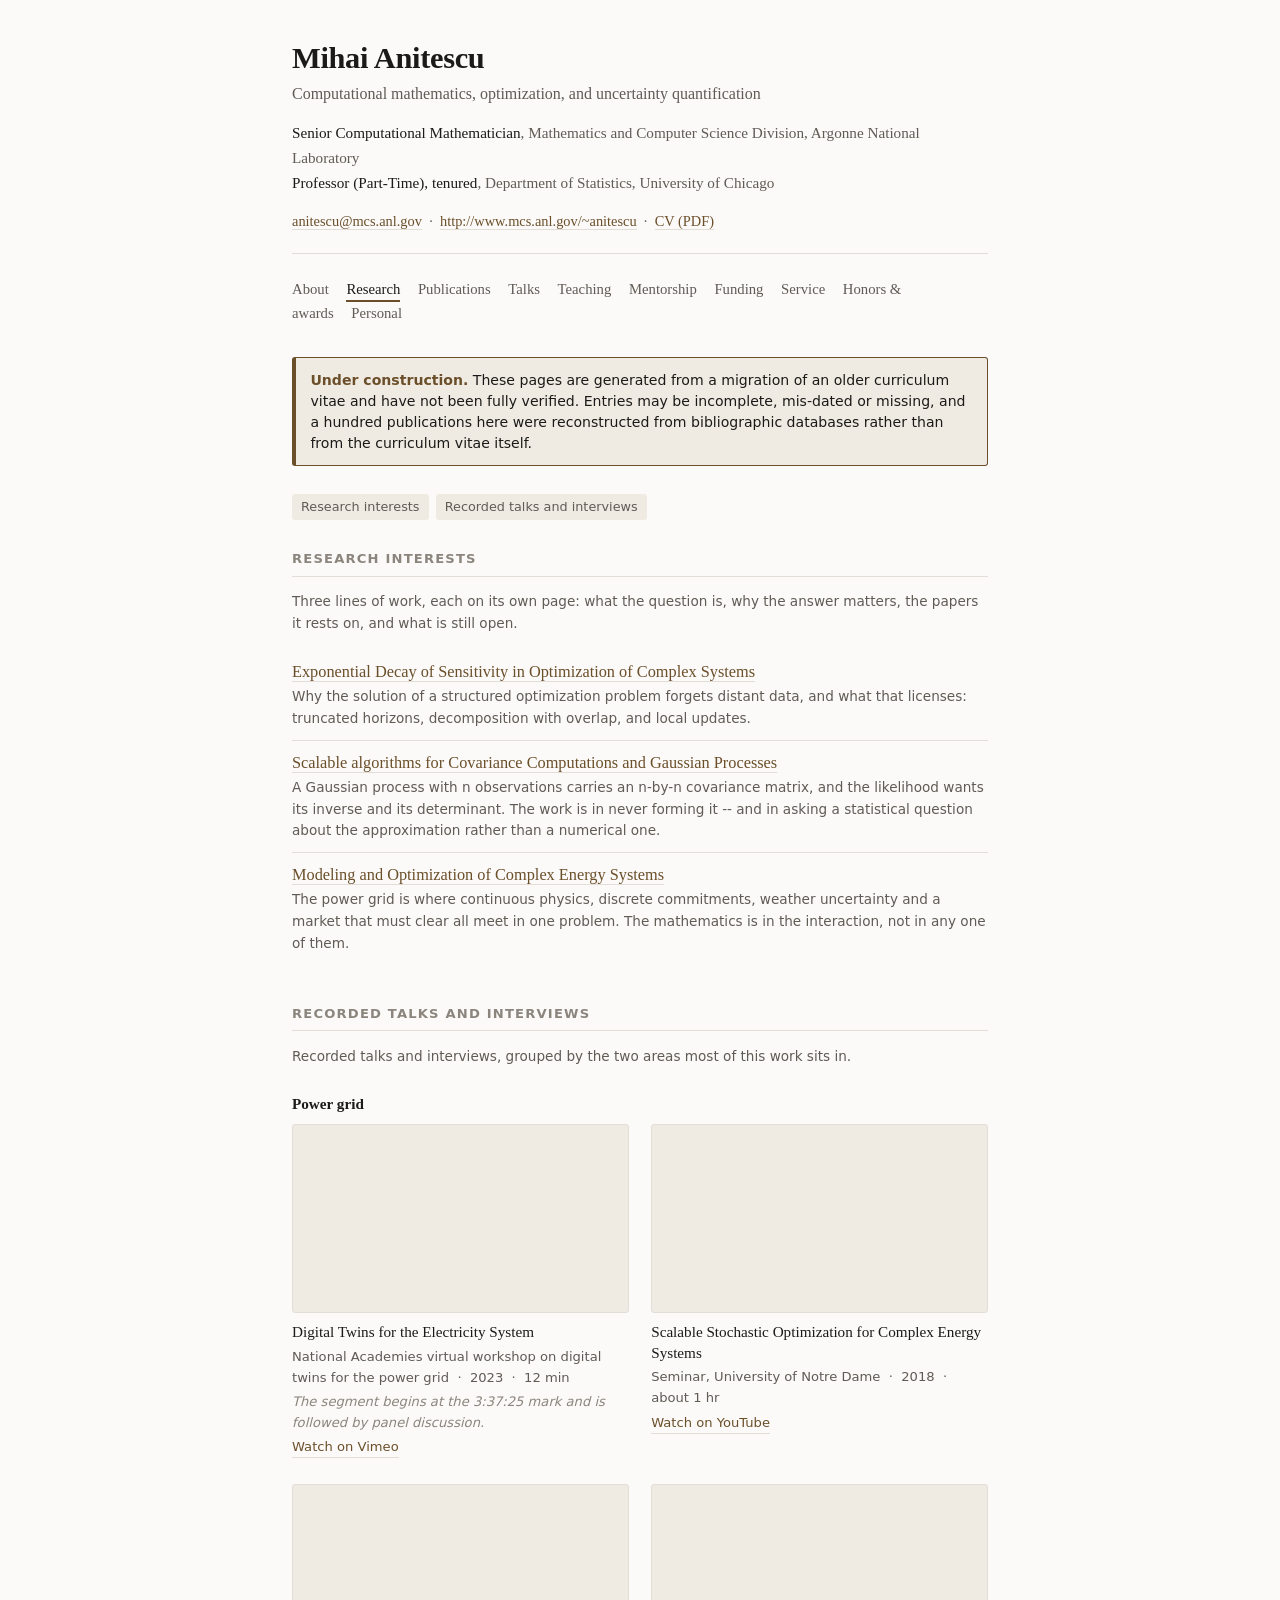
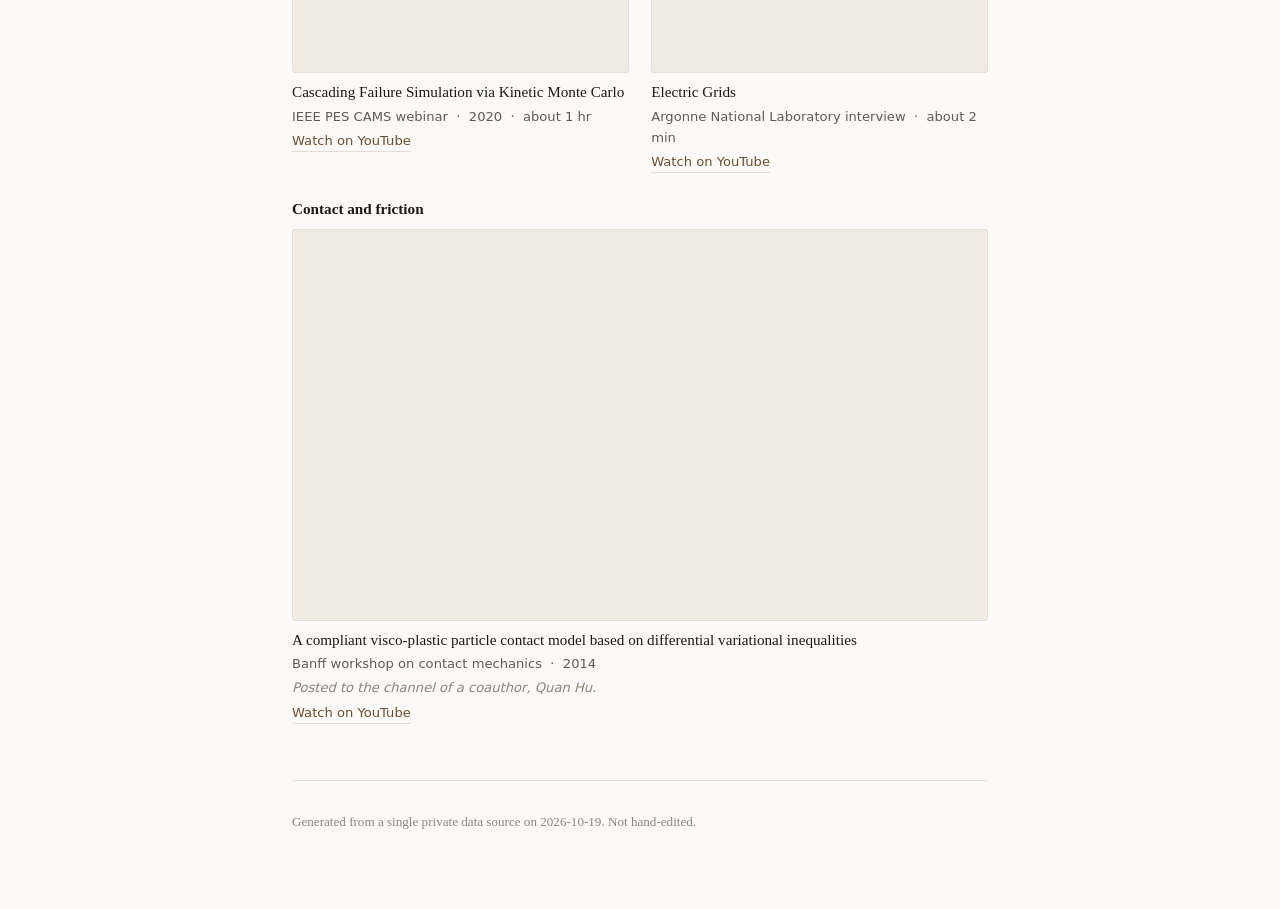
<file: research.html>
<!doctype html>
<html lang="en">
<head>
<meta charset="utf-8">
<meta name="viewport" content="width=device-width, initial-scale=1">
<title>Research — Mihai Anitescu</title>
<link rel="stylesheet" href="style.css?v=98c5d8c673">
</head>
<body>
<div class="wrap">
<header class="site">
  <h1>Mihai Anitescu</h1>
  <p class="tagline">Computational mathematics, optimization, and uncertainty quantification</p>
  <ul class="affil"><li><span class="role">Senior Computational Mathematician</span>, Mathematics and Computer Science Division, Argonne National Laboratory</li><li><span class="role">Professor (Part-Time), tenured</span>, Department of Statistics, University of Chicago</li></ul>
  <p class="contact"><a href="mailto:anitescu@mcs.anl.gov">anitescu@mcs.anl.gov</a> &nbsp;·&nbsp; <a href="http://www.mcs.anl.gov/~anitescu">http://www.mcs.anl.gov/~anitescu</a> &nbsp;·&nbsp; <a href="mihai-anitescu-cv.pdf">CV (PDF)</a></p>
</header>
<nav class="site"><a href="index.html">About</a><a href="research.html" aria-current="page">Research</a><a href="publications.html">Publications</a><a href="talks.html">Talks</a><a href="teaching.html">Teaching</a><a href="mentorship.html">Mentorship</a><a href="funding.html">Funding</a><a href="service.html">Service</a><a href="awards.html">Honors &amp; awards</a><a href="personal.html">Personal</a></nav>
<main>
<p class="construction"><strong>Under construction.</strong> These pages are generated from a migration of an older curriculum vitae and have not been fully verified. Entries may be incomplete, mis-dated or missing, and a hundred publications here were reconstructed from bibliographic databases rather than from the curriculum vitae itself.</p>

<nav class="onpage" aria-label="On this page"><a href="#s-topics">Research interests</a>
<a href="#s-videos">Recorded talks and interviews</a></nav>
<h2 class="section" id="s-topics">Research interests</h2>
<p class="note">Three lines of work, each on its own page: what the question is, why the answer matters, the papers it rests on, and what is still open.</p>
<ul class="topics">
  <li><span class="ttitle"><a href="topic-eds.html">Exponential Decay of Sensitivity in Optimization of Complex Systems</a></span><span class="tblurb">Why the solution of a structured optimization problem forgets distant data, and what that licenses: truncated horizons, decomposition with overlap, and local updates.</span></li>
  <li><span class="ttitle"><a href="topic-covariance.html">Scalable algorithms for Covariance Computations and Gaussian Processes</a></span><span class="tblurb">A Gaussian process with n observations carries an n-by-n covariance matrix, and the likelihood wants its inverse and its determinant. The work is in never forming it -- and in asking a statistical question about the approximation rather than a numerical one.</span></li>
  <li><span class="ttitle"><a href="topic-energy.html">Modeling and Optimization of Complex Energy Systems</a></span><span class="tblurb">The power grid is where continuous physics, discrete commitments, weather uncertainty and a market that must clear all meet in one problem. The mathematics is in the interaction, not in any one of them.</span></li>
</ul>
<h2 class="section" id="s-videos">Recorded talks and interviews</h2>
<p class="note">Recorded talks and interviews, grouped by the two areas most of this work sits in.</p>
<h3 class="group" id="s-videos-power-grid">Power grid</h3>
<div class="videos">
<figure class="video">
  <div class="frame"><iframe src="https://player.vimeo.com/video/845358040#t=217m25s" title="Digital Twins for the Electricity System" loading="lazy" frameborder="0" allow="accelerometer; clipboard-write; encrypted-media; gyroscope; picture-in-picture; web-share; fullscreen" allowfullscreen></iframe></div>
  <figcaption>
    <span class="vtitle">Digital Twins for the Electricity System</span>
    <span class="vmeta">National Academies virtual workshop on digital twins for the power grid &nbsp;·&nbsp; 2023 &nbsp;·&nbsp; 12 min</span>
    <span class="vnote">The segment begins at the 3:37:25 mark and is followed by panel discussion.</span>
    <a class="vlink" href="https://vimeo.com/845358040#t=217m25s">Watch on Vimeo</a>
  </figcaption>
</figure>
<figure class="video">
  <div class="frame"><iframe src="https://www.youtube-nocookie.com/embed/FB5D-NZ-heA" title="Scalable Stochastic Optimization for Complex Energy Systems" loading="lazy" frameborder="0" allow="accelerometer; clipboard-write; encrypted-media; gyroscope; picture-in-picture; web-share; fullscreen" allowfullscreen></iframe></div>
  <figcaption>
    <span class="vtitle">Scalable Stochastic Optimization for Complex Energy Systems</span>
    <span class="vmeta">Seminar, University of Notre Dame &nbsp;·&nbsp; 2018 &nbsp;·&nbsp; about 1 hr</span>
    <a class="vlink" href="https://youtu.be/FB5D-NZ-heA">Watch on YouTube</a>
  </figcaption>
</figure>
<figure class="video">
  <div class="frame"><iframe src="https://www.youtube-nocookie.com/embed/mBxdtzOd6AA" title="Cascading Failure Simulation via Kinetic Monte Carlo" loading="lazy" frameborder="0" allow="accelerometer; clipboard-write; encrypted-media; gyroscope; picture-in-picture; web-share; fullscreen" allowfullscreen></iframe></div>
  <figcaption>
    <span class="vtitle">Cascading Failure Simulation via Kinetic Monte Carlo</span>
    <span class="vmeta">IEEE PES CAMS webinar &nbsp;·&nbsp; 2020 &nbsp;·&nbsp; about 1 hr</span>
    <a class="vlink" href="https://youtu.be/mBxdtzOd6AA">Watch on YouTube</a>
  </figcaption>
</figure>
<figure class="video">
  <div class="frame"><iframe src="https://www.youtube-nocookie.com/embed/39wYlx7QHDs" title="Electric Grids" loading="lazy" frameborder="0" allow="accelerometer; clipboard-write; encrypted-media; gyroscope; picture-in-picture; web-share; fullscreen" allowfullscreen></iframe></div>
  <figcaption>
    <span class="vtitle">Electric Grids</span>
    <span class="vmeta">Argonne National Laboratory interview &nbsp;·&nbsp; about 2 min</span>
    <a class="vlink" href="https://youtu.be/39wYlx7QHDs">Watch on YouTube</a>
  </figcaption>
</figure>
</div>
<h3 class="group" id="s-videos-contact-and-friction">Contact and friction</h3>
<div class="videos">
<figure class="video">
  <div class="frame"><iframe src="https://www.youtube-nocookie.com/embed/IT1v04ZQY0M" title="A compliant visco-plastic particle contact model based on differential variational inequalities" loading="lazy" frameborder="0" allow="accelerometer; clipboard-write; encrypted-media; gyroscope; picture-in-picture; web-share; fullscreen" allowfullscreen></iframe></div>
  <figcaption>
    <span class="vtitle">A compliant visco-plastic particle contact model based on differential variational inequalities</span>
    <span class="vmeta">Banff workshop on contact mechanics &nbsp;·&nbsp; 2014</span>
    <span class="vnote">Posted to the channel of a coauthor, Quan Hu.</span>
    <a class="vlink" href="https://youtu.be/IT1v04ZQY0M">Watch on YouTube</a>
  </figcaption>
</figure>
</div>
</main>
<footer class="site">
  <p>Generated from a single private data source on 2026-10-19. Not hand-edited.</p>
</footer>
</div>
</body>
</html>
</file>
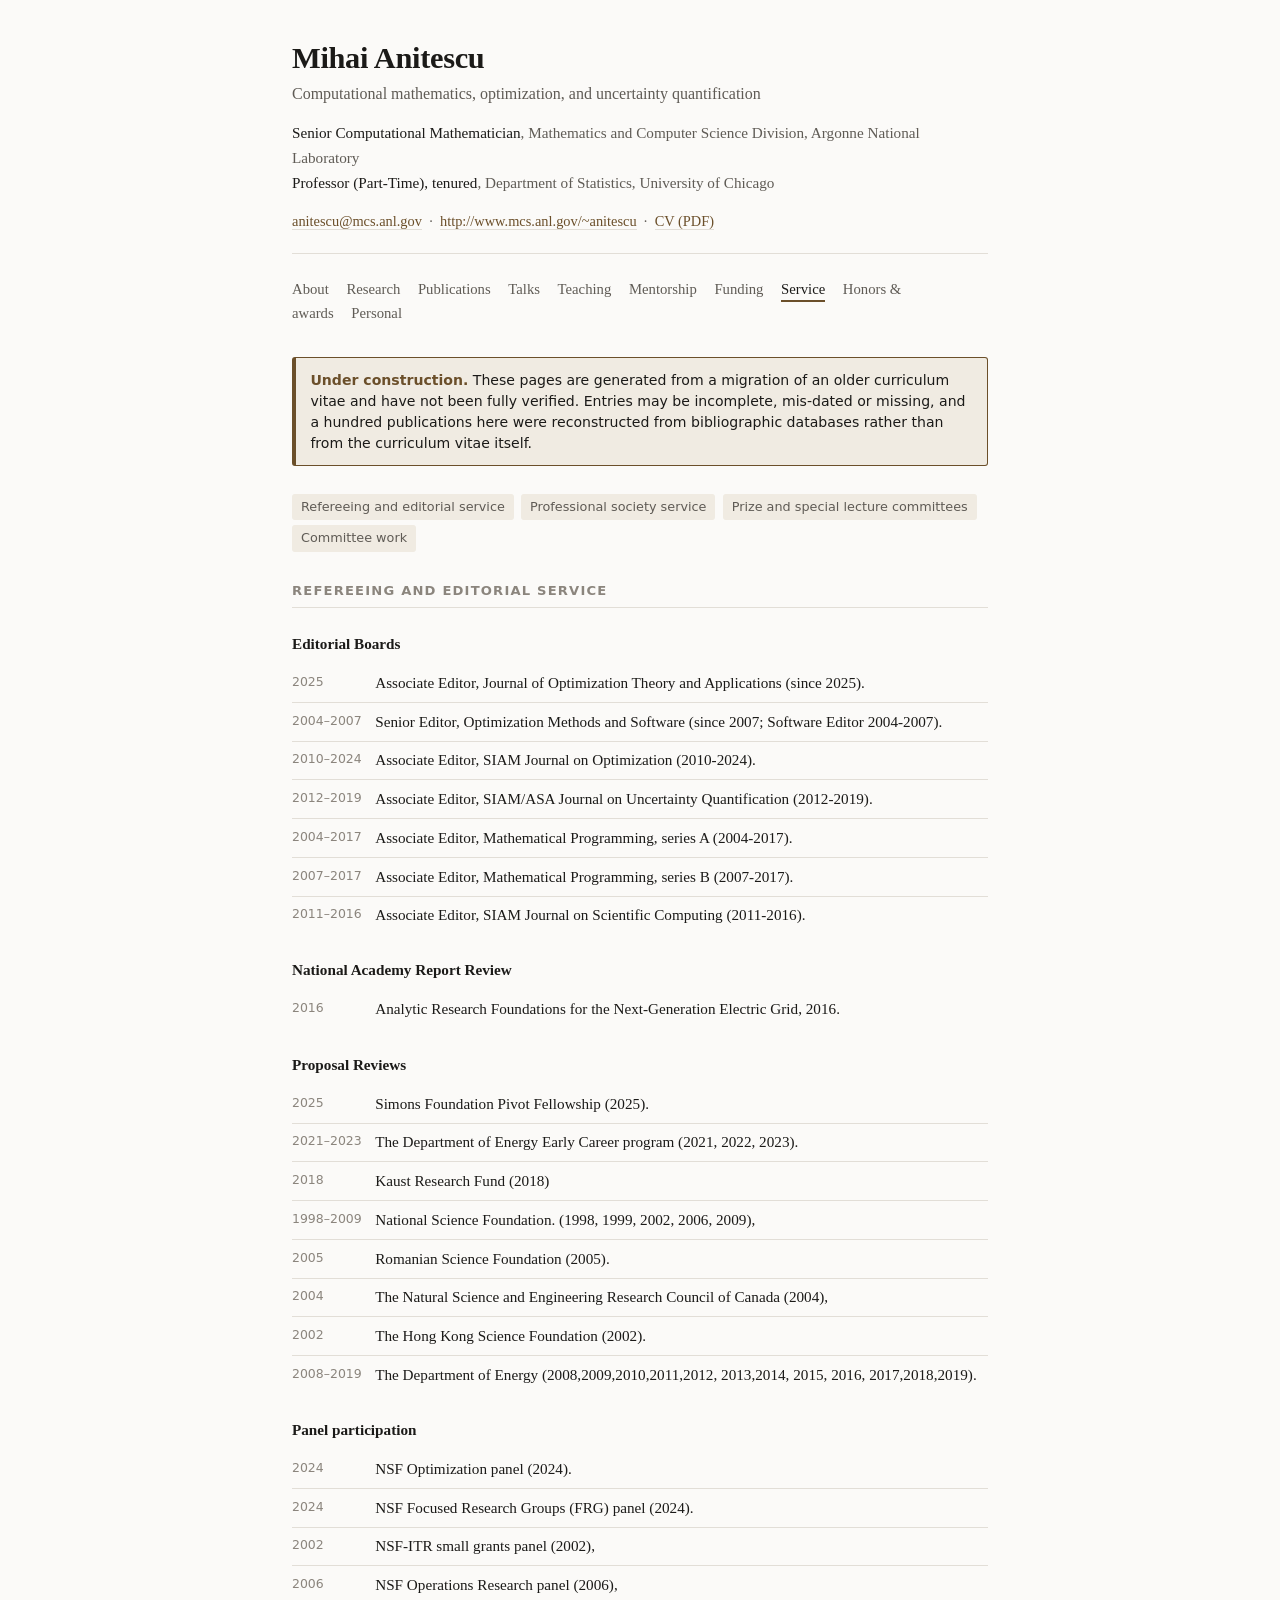
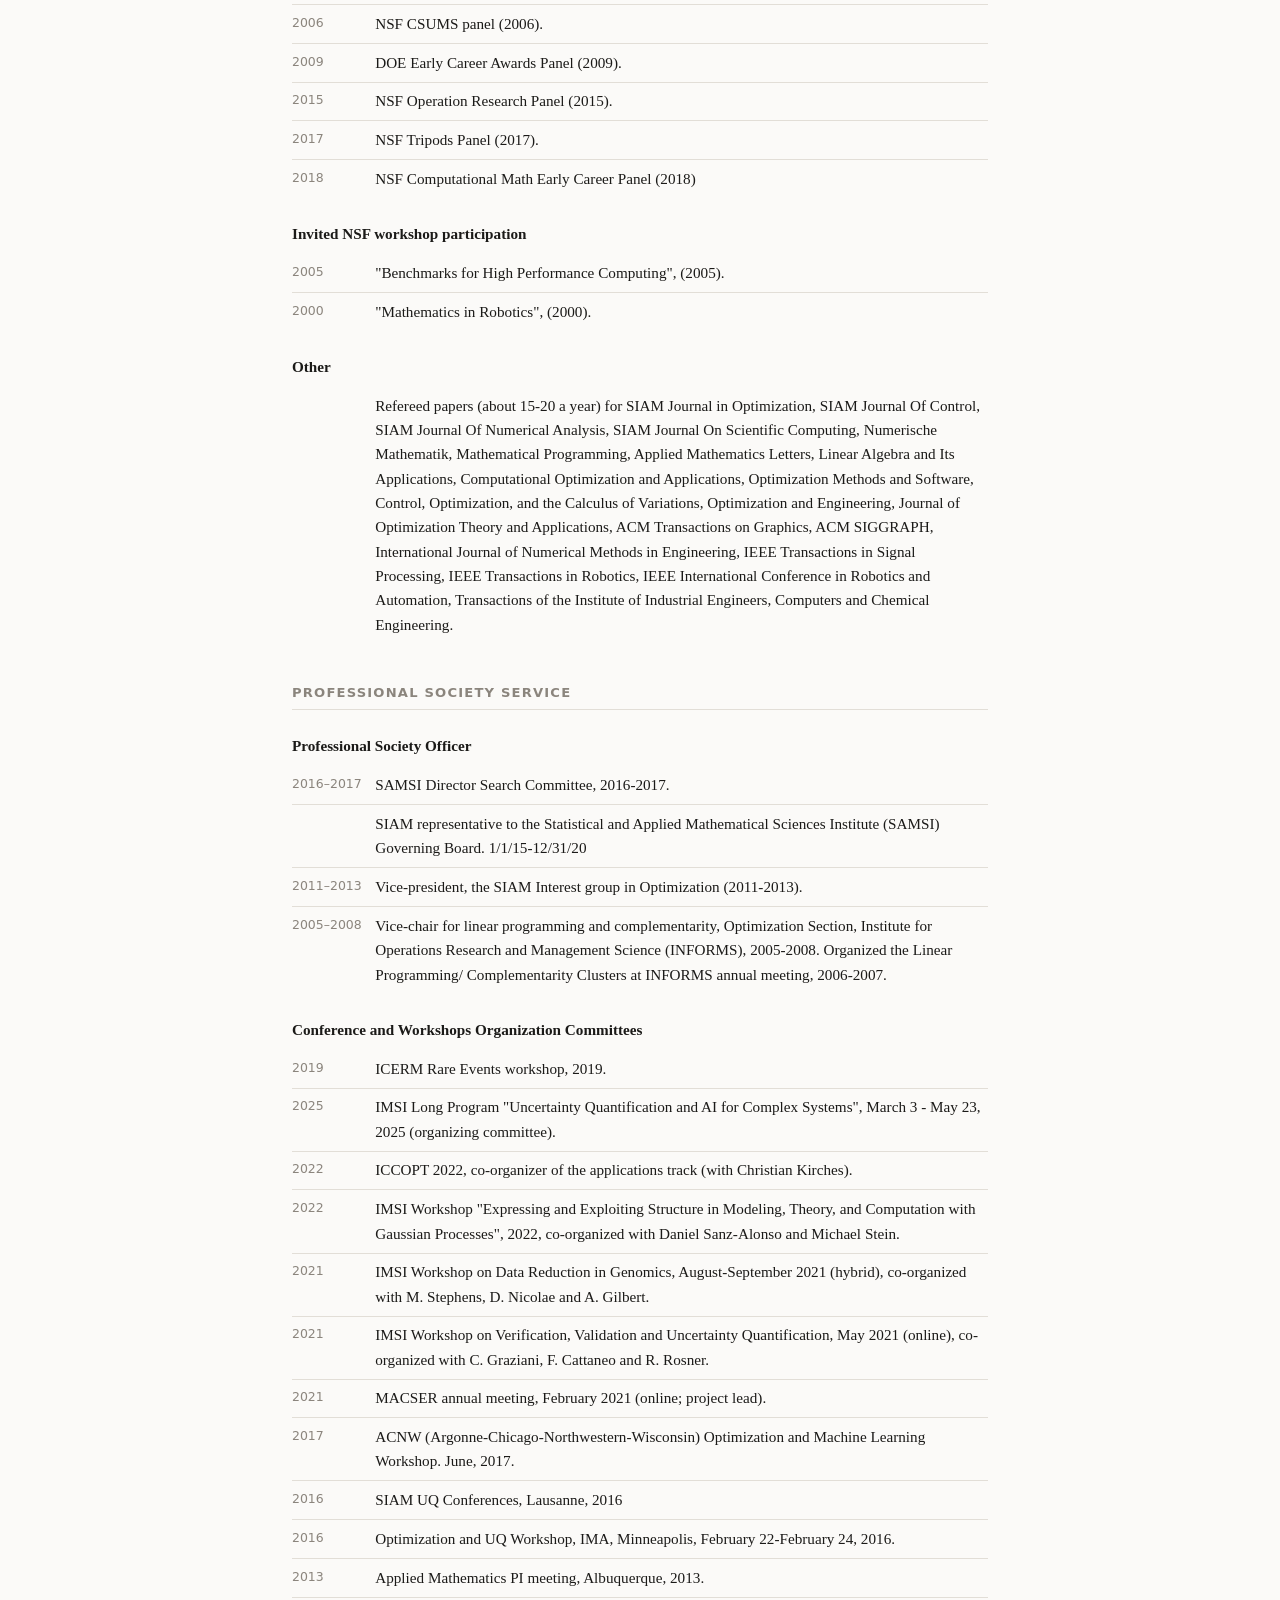
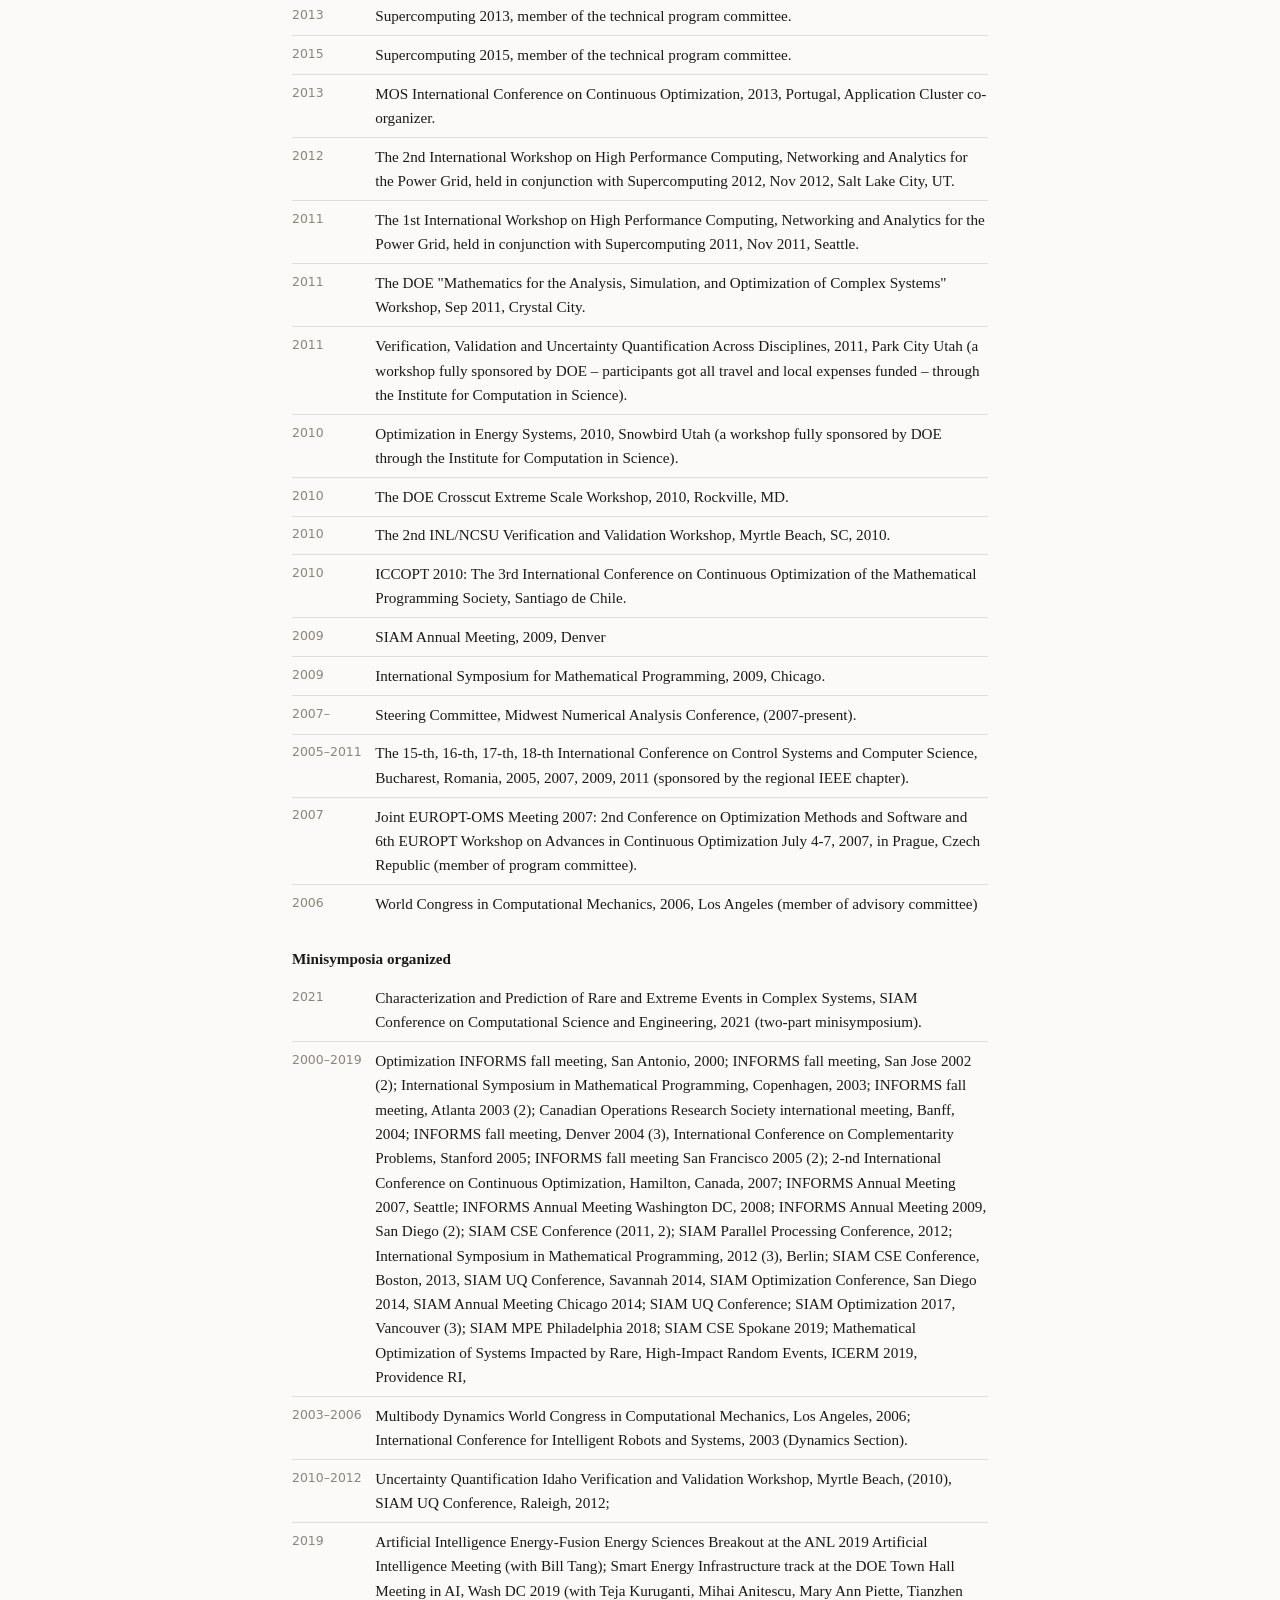
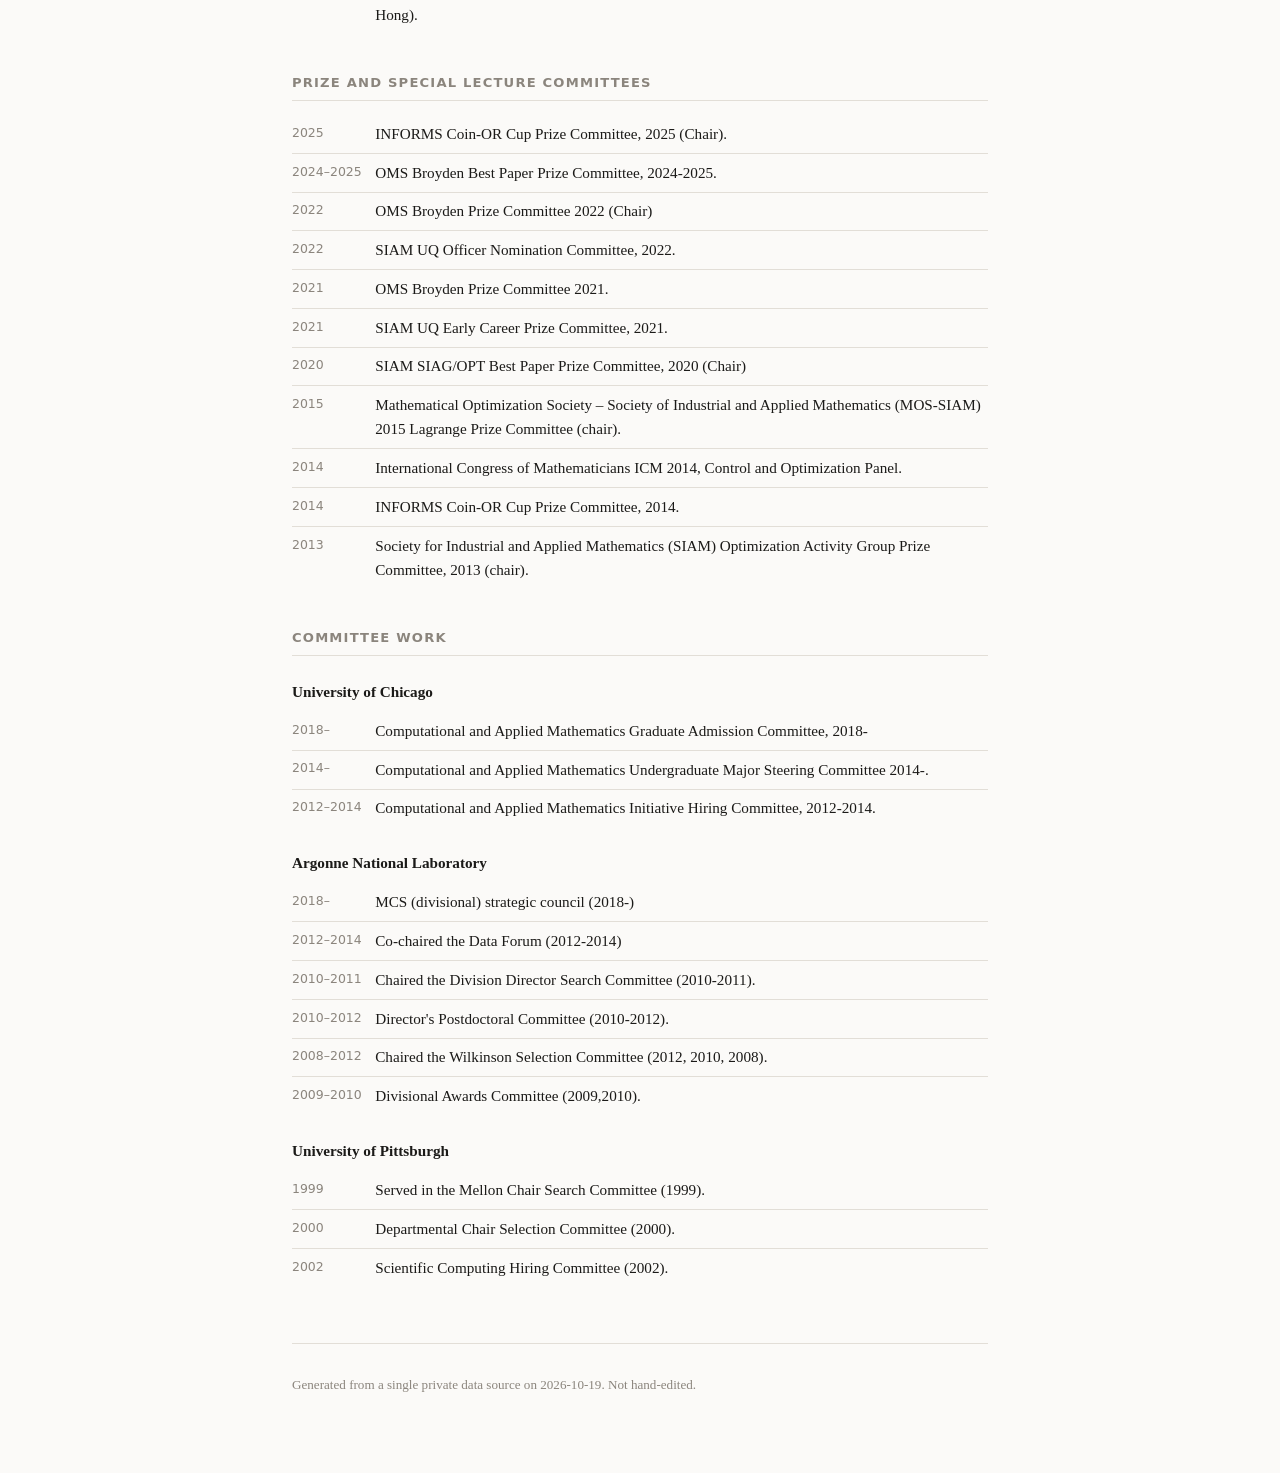
<file: service.html>
<!doctype html>
<html lang="en">
<head>
<meta charset="utf-8">
<meta name="viewport" content="width=device-width, initial-scale=1">
<title>Service — Mihai Anitescu</title>
<link rel="stylesheet" href="style.css?v=98c5d8c673">
</head>
<body>
<div class="wrap">
<header class="site">
  <h1>Mihai Anitescu</h1>
  <p class="tagline">Computational mathematics, optimization, and uncertainty quantification</p>
  <ul class="affil"><li><span class="role">Senior Computational Mathematician</span>, Mathematics and Computer Science Division, Argonne National Laboratory</li><li><span class="role">Professor (Part-Time), tenured</span>, Department of Statistics, University of Chicago</li></ul>
  <p class="contact"><a href="mailto:anitescu@mcs.anl.gov">anitescu@mcs.anl.gov</a> &nbsp;·&nbsp; <a href="http://www.mcs.anl.gov/~anitescu">http://www.mcs.anl.gov/~anitescu</a> &nbsp;·&nbsp; <a href="mihai-anitescu-cv.pdf">CV (PDF)</a></p>
</header>
<nav class="site"><a href="index.html">About</a><a href="research.html">Research</a><a href="publications.html">Publications</a><a href="talks.html">Talks</a><a href="teaching.html">Teaching</a><a href="mentorship.html">Mentorship</a><a href="funding.html">Funding</a><a href="service.html" aria-current="page">Service</a><a href="awards.html">Honors &amp; awards</a><a href="personal.html">Personal</a></nav>
<main>
<p class="construction"><strong>Under construction.</strong> These pages are generated from a migration of an older curriculum vitae and have not been fully verified. Entries may be incomplete, mis-dated or missing, and a hundred publications here were reconstructed from bibliographic databases rather than from the curriculum vitae itself.</p>

<nav class="onpage" aria-label="On this page"><a href="#s-refereeing">Refereeing and editorial service</a>
<a href="#s-society">Professional society service</a>
<a href="#s-prizes">Prize and special lecture committees</a>
<a href="#s-committees">Committee work</a></nav>
<h2 class="section" id="s-refereeing">Refereeing and editorial service</h2>
<h3 class="group" id="s-refereeing-editorial-boards">Editorial Boards</h3>
<ul class="entries">
  <li><span class="yr">2025</span>Associate Editor, Journal of Optimization Theory and Applications (since 2025).</li>
  <li><span class="yr">2004–2007</span>Senior Editor, Optimization Methods and Software (since 2007; Software Editor 2004-2007).</li>
  <li><span class="yr">2010–2024</span>Associate Editor, SIAM Journal on Optimization (2010-2024).</li>
  <li><span class="yr">2012–2019</span>Associate Editor, SIAM/ASA Journal on Uncertainty Quantification (2012-2019).</li>
  <li><span class="yr">2004–2017</span>Associate Editor, Mathematical Programming, series A (2004-2017).</li>
  <li><span class="yr">2007–2017</span>Associate Editor, Mathematical Programming, series B (2007-2017).</li>
  <li><span class="yr">2011–2016</span>Associate Editor, SIAM Journal on Scientific Computing (2011-2016).</li>
</ul>
<h3 class="group" id="s-refereeing-national-academy-report-review">National Academy Report Review</h3>
<ul class="entries">
  <li><span class="yr">2016</span>Analytic Research Foundations for the Next-Generation Electric Grid, 2016.</li>
</ul>
<h3 class="group" id="s-refereeing-proposal-reviews">Proposal Reviews</h3>
<ul class="entries">
  <li><span class="yr">2025</span>Simons Foundation Pivot Fellowship (2025).</li>
  <li><span class="yr">2021–2023</span>The Department of Energy Early Career program (2021, 2022, 2023).</li>
  <li><span class="yr">2018</span>Kaust Research Fund (2018)</li>
  <li><span class="yr">1998–2009</span>National Science Foundation. (1998, 1999, 2002, 2006, 2009),</li>
  <li><span class="yr">2005</span>Romanian Science Foundation (2005).</li>
  <li><span class="yr">2004</span>The Natural Science and Engineering Research Council of Canada (2004),</li>
  <li><span class="yr">2002</span>The Hong Kong Science Foundation (2002).</li>
  <li><span class="yr">2008–2019</span>The Department of Energy (2008,2009,2010,2011,2012, 2013,2014, 2015, 2016, 2017,2018,2019).</li>
</ul>
<h3 class="group" id="s-refereeing-panel-participation">Panel participation</h3>
<ul class="entries">
  <li><span class="yr">2024</span>NSF Optimization panel (2024).</li>
  <li><span class="yr">2024</span>NSF Focused Research Groups (FRG) panel (2024).</li>
  <li><span class="yr">2002</span>NSF-ITR small grants panel (2002),</li>
  <li><span class="yr">2006</span>NSF Operations Research panel (2006),</li>
  <li><span class="yr">2006</span>NSF CSUMS panel (2006).</li>
  <li><span class="yr">2009</span>DOE Early Career Awards Panel (2009).</li>
  <li><span class="yr">2015</span>NSF Operation Research Panel (2015).</li>
  <li><span class="yr">2017</span>NSF Tripods Panel (2017).</li>
  <li><span class="yr">2018</span>NSF Computational Math Early Career Panel (2018)</li>
</ul>
<h3 class="group" id="s-refereeing-invited-nsf-workshop-participation">Invited NSF workshop participation</h3>
<ul class="entries">
  <li><span class="yr">2005</span>"Benchmarks for High Performance Computing", (2005).</li>
  <li><span class="yr">2000</span>"Mathematics in Robotics", (2000).</li>
</ul>
<h3 class="group" id="s-refereeing-other">Other</h3>
<ul class="entries">
  <li><span class="yr"></span>Refereed papers (about 15-20 a year) for SIAM Journal in Optimization, SIAM Journal Of Control, SIAM Journal Of Numerical Analysis, SIAM Journal On Scientific Computing, Numerische Mathematik, Mathematical Programming, Applied Mathematics Letters, Linear Algebra and Its Applications, Computational Optimization and Applications, Optimization Methods and Software, Control, Optimization, and the Calculus of Variations, Optimization and Engineering, Journal of Optimization Theory and Applications, ACM Transactions on Graphics, ACM SIGGRAPH, International Journal of Numerical Methods in Engineering, IEEE Transactions in Signal Processing, IEEE Transactions in Robotics, IEEE International Conference in Robotics and Automation, Transactions of the Institute of Industrial Engineers, Computers and Chemical Engineering.</li>
</ul>
<h2 class="section" id="s-society">Professional society service</h2>
<h3 class="group" id="s-society-professional-society-officer">Professional Society Officer</h3>
<ul class="entries">
  <li><span class="yr">2016–2017</span>SAMSI Director Search Committee, 2016-2017.</li>
  <li><span class="yr"></span>SIAM representative to the Statistical and Applied Mathematical Sciences Institute (SAMSI) Governing Board. 1/1/15-12/31/20</li>
  <li><span class="yr">2011–2013</span>Vice-president, the SIAM Interest group in Optimization (2011-2013).</li>
  <li><span class="yr">2005–2008</span>Vice-chair for linear programming and complementarity, Optimization Section, Institute for Operations Research and Management Science (INFORMS), 2005-2008. Organized the Linear Programming/ Complementarity Clusters at INFORMS annual meeting, 2006-2007.</li>
</ul>
<h3 class="group" id="s-society-conference-and-workshops-organization-committees">Conference and Workshops Organization Committees</h3>
<ul class="entries">
  <li><span class="yr">2019</span>ICERM Rare Events workshop, 2019.</li>
  <li><span class="yr">2025</span>IMSI Long Program "Uncertainty Quantification and AI for Complex Systems", March 3 - May 23, 2025 (organizing committee).</li>
  <li><span class="yr">2022</span>ICCOPT 2022, co-organizer of the applications track (with Christian Kirches).</li>
  <li><span class="yr">2022</span>IMSI Workshop "Expressing and Exploiting Structure in Modeling, Theory, and Computation with Gaussian Processes", 2022, co-organized with Daniel Sanz-Alonso and Michael Stein.</li>
  <li><span class="yr">2021</span>IMSI Workshop on Data Reduction in Genomics, August-September 2021 (hybrid), co-organized with M. Stephens, D. Nicolae and A. Gilbert.</li>
  <li><span class="yr">2021</span>IMSI Workshop on Verification, Validation and Uncertainty Quantification, May 2021 (online), co-organized with C. Graziani, F. Cattaneo and R. Rosner.</li>
  <li><span class="yr">2021</span>MACSER annual meeting, February 2021 (online; project lead).</li>
  <li><span class="yr">2017</span>ACNW (Argonne-Chicago-Northwestern-Wisconsin) Optimization and Machine Learning Workshop. June, 2017.</li>
  <li><span class="yr">2016</span>SIAM UQ Conferences, Lausanne, 2016</li>
  <li><span class="yr">2016</span>Optimization and UQ Workshop, IMA, Minneapolis, February 22-February 24, 2016.</li>
  <li><span class="yr">2013</span>Applied Mathematics PI meeting, Albuquerque, 2013.</li>
  <li><span class="yr">2013</span>Supercomputing 2013, member of the technical program committee.</li>
  <li><span class="yr">2015</span>Supercomputing 2015, member of the technical program committee.</li>
  <li><span class="yr">2013</span>MOS International Conference on Continuous Optimization, 2013, Portugal, Application Cluster co-organizer.</li>
  <li><span class="yr">2012</span>The 2nd International Workshop on High Performance Computing, Networking and Analytics for the Power Grid, held in conjunction with Supercomputing 2012, Nov 2012, Salt Lake City, UT.</li>
  <li><span class="yr">2011</span>The 1st International Workshop on High Performance Computing, Networking and Analytics for the Power Grid, held in conjunction with Supercomputing 2011, Nov 2011, Seattle.</li>
  <li><span class="yr">2011</span>The DOE "Mathematics for the Analysis, Simulation, and Optimization of Complex Systems" Workshop, Sep 2011, Crystal City.</li>
  <li><span class="yr">2011</span>Verification, Validation and Uncertainty Quantification Across Disciplines, 2011, Park City Utah (a workshop fully sponsored by DOE – participants got all travel and local expenses funded – through the Institute for Computation in Science).</li>
  <li><span class="yr">2010</span>Optimization in Energy Systems, 2010, Snowbird Utah (a workshop fully sponsored by DOE through the Institute for Computation in Science).</li>
  <li><span class="yr">2010</span>The DOE Crosscut Extreme Scale Workshop, 2010, Rockville, MD.</li>
  <li><span class="yr">2010</span>The 2nd INL/NCSU Verification and Validation Workshop, Myrtle Beach, SC, 2010.</li>
  <li><span class="yr">2010</span>ICCOPT 2010: The 3rd International Conference on Continuous Optimization of the Mathematical Programming Society, Santiago de Chile.</li>
  <li><span class="yr">2009</span>SIAM Annual Meeting, 2009, Denver</li>
  <li><span class="yr">2009</span>International Symposium for Mathematical Programming, 2009, Chicago.</li>
  <li><span class="yr">2007–</span>Steering Committee, Midwest Numerical Analysis Conference, (2007-present).</li>
  <li><span class="yr">2005–2011</span>The 15-th, 16-th, 17-th, 18-th International Conference on Control Systems and Computer Science, Bucharest, Romania, 2005, 2007, 2009, 2011 (sponsored by the regional IEEE chapter).</li>
  <li><span class="yr">2007</span>Joint EUROPT-OMS Meeting 2007: 2nd Conference on Optimization Methods and Software and 6th EUROPT Workshop on Advances in Continuous Optimization July 4-7, 2007, in Prague, Czech Republic (member of program committee).</li>
  <li><span class="yr">2006</span>World Congress in Computational Mechanics, 2006, Los Angeles (member of advisory committee)</li>
</ul>
<h3 class="group" id="s-society-minisymposia-organized">Minisymposia organized</h3>
<ul class="entries">
  <li><span class="yr">2021</span>Characterization and Prediction of Rare and Extreme Events in Complex Systems, SIAM Conference on Computational Science and Engineering, 2021 (two-part minisymposium).</li>
  <li><span class="yr">2000–2019</span>Optimization INFORMS fall meeting, San Antonio, 2000; INFORMS fall meeting, San Jose 2002 (2); International Symposium in Mathematical Programming, Copenhagen, 2003; INFORMS fall meeting, Atlanta 2003 (2); Canadian Operations Research Society international meeting, Banff, 2004; INFORMS fall meeting, Denver 2004 (3), International Conference on Complementarity Problems, Stanford 2005; INFORMS fall meeting San Francisco 2005 (2); 2-nd International Conference on Continuous Optimization, Hamilton, Canada, 2007; INFORMS Annual Meeting 2007, Seattle; INFORMS Annual Meeting Washington DC, 2008; INFORMS Annual Meeting 2009, San Diego (2); SIAM CSE Conference (2011, 2); SIAM Parallel Processing Conference, 2012; International Symposium in Mathematical Programming, 2012 (3), Berlin; SIAM CSE Conference, Boston, 2013, SIAM UQ Conference, Savannah 2014, SIAM Optimization Conference, San Diego 2014, SIAM Annual Meeting Chicago 2014; SIAM UQ Conference; SIAM Optimization 2017, Vancouver (3); SIAM MPE Philadelphia 2018; SIAM CSE Spokane 2019; Mathematical Optimization of Systems Impacted by Rare, High-Impact Random Events, ICERM 2019, Providence RI,</li>
  <li><span class="yr">2003–2006</span>Multibody Dynamics World Congress in Computational Mechanics, Los Angeles, 2006; International Conference for Intelligent Robots and Systems, 2003 (Dynamics Section).</li>
  <li><span class="yr">2010–2012</span>Uncertainty Quantification Idaho Verification and Validation Workshop, Myrtle Beach, (2010), SIAM UQ Conference, Raleigh, 2012;</li>
  <li><span class="yr">2019</span>Artificial Intelligence Energy-Fusion Energy Sciences Breakout at the ANL 2019 Artificial Intelligence Meeting (with Bill Tang); Smart Energy Infrastructure track at the DOE Town Hall Meeting in AI, Wash DC 2019 (with Teja Kuruganti, Mihai Anitescu, Mary Ann Piette, Tianzhen Hong).</li>
</ul>
<h2 class="section" id="s-prizes">Prize and special lecture committees</h2>
<ul class="entries">
  <li><span class="yr">2025</span>INFORMS Coin-OR Cup Prize Committee, 2025 (Chair).</li>
  <li><span class="yr">2024–2025</span>OMS Broyden Best Paper Prize Committee, 2024-2025.</li>
  <li><span class="yr">2022</span>OMS Broyden Prize Committee 2022 (Chair)</li>
  <li><span class="yr">2022</span>SIAM UQ Officer Nomination Committee, 2022.</li>
  <li><span class="yr">2021</span>OMS Broyden Prize Committee 2021.</li>
  <li><span class="yr">2021</span>SIAM UQ Early Career Prize Committee, 2021.</li>
  <li><span class="yr">2020</span>SIAM SIAG/OPT Best Paper Prize Committee, 2020 (Chair)</li>
  <li><span class="yr">2015</span>Mathematical Optimization Society – Society of Industrial and Applied Mathematics (MOS-SIAM) 2015 Lagrange Prize Committee (chair).</li>
  <li><span class="yr">2014</span>International Congress of Mathematicians ICM 2014, Control and Optimization Panel.</li>
  <li><span class="yr">2014</span>INFORMS Coin-OR Cup Prize Committee, 2014.</li>
  <li><span class="yr">2013</span>Society for Industrial and Applied Mathematics (SIAM) Optimization Activity Group Prize Committee, 2013 (chair).</li>
</ul>
<h2 class="section" id="s-committees">Committee work</h2>
<h3 class="group" id="s-committees-university-of-chicago">University of Chicago</h3>
<ul class="entries">
  <li><span class="yr">2018–</span>Computational and Applied Mathematics Graduate Admission Committee, 2018-</li>
  <li><span class="yr">2014–</span>Computational and Applied Mathematics Undergraduate Major Steering Committee 2014-.</li>
  <li><span class="yr">2012–2014</span>Computational and Applied Mathematics Initiative Hiring Committee, 2012-2014.</li>
</ul>
<h3 class="group" id="s-committees-argonne-national-laboratory">Argonne National Laboratory</h3>
<ul class="entries">
  <li><span class="yr">2018–</span>MCS (divisional) strategic council (2018-)</li>
  <li><span class="yr">2012–2014</span>Co-chaired the Data Forum (2012-2014)</li>
  <li><span class="yr">2010–2011</span>Chaired the Division Director Search Committee (2010-2011).</li>
  <li><span class="yr">2010–2012</span>Director's Postdoctoral Committee (2010-2012).</li>
  <li><span class="yr">2008–2012</span>Chaired the Wilkinson Selection Committee (2012, 2010, 2008).</li>
  <li><span class="yr">2009–2010</span>Divisional Awards Committee (2009,2010).</li>
</ul>
<h3 class="group" id="s-committees-university-of-pittsburgh">University of Pittsburgh</h3>
<ul class="entries">
  <li><span class="yr">1999</span>Served in the Mellon Chair Search Committee (1999).</li>
  <li><span class="yr">2000</span>Departmental Chair Selection Committee (2000).</li>
  <li><span class="yr">2002</span>Scientific Computing Hiring Committee (2002).</li>
</ul>
</main>
<footer class="site">
  <p>Generated from a single private data source on 2026-10-19. Not hand-edited.</p>
</footer>
</div>
</body>
</html>
</file>
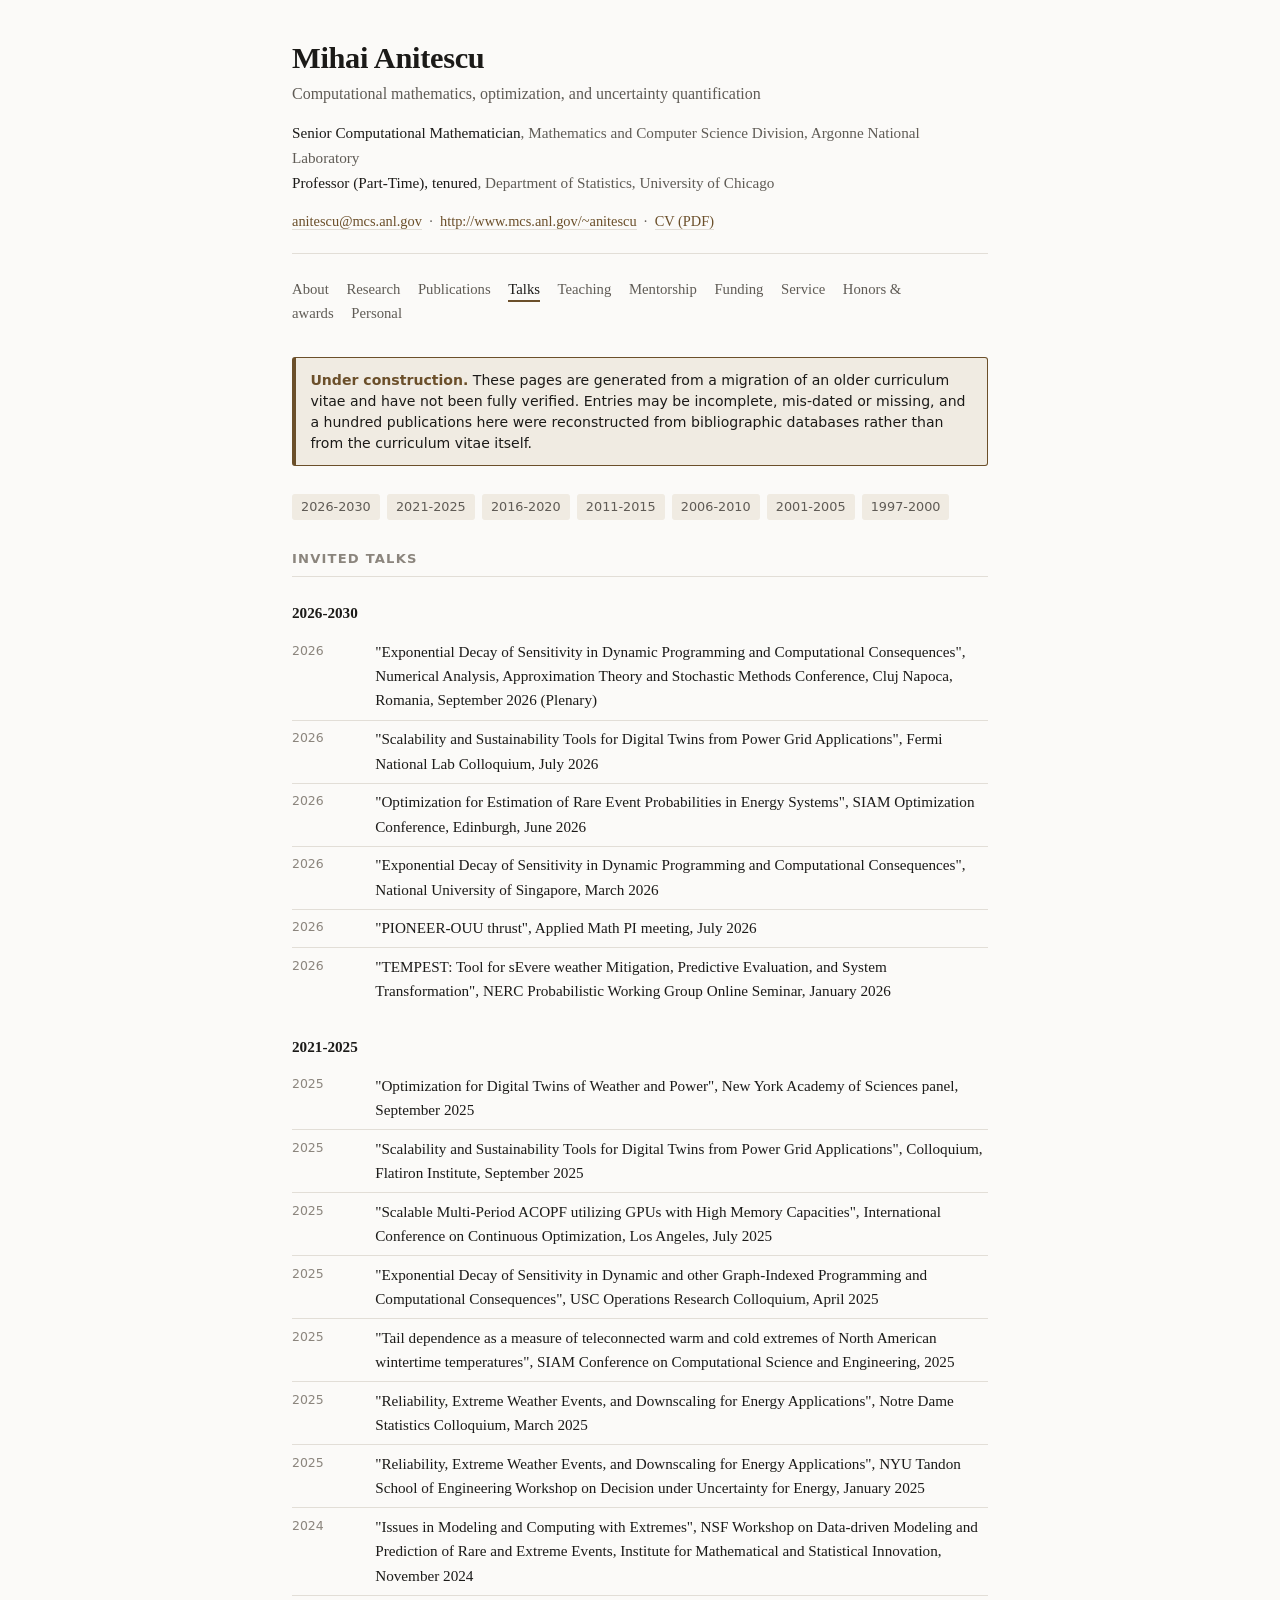
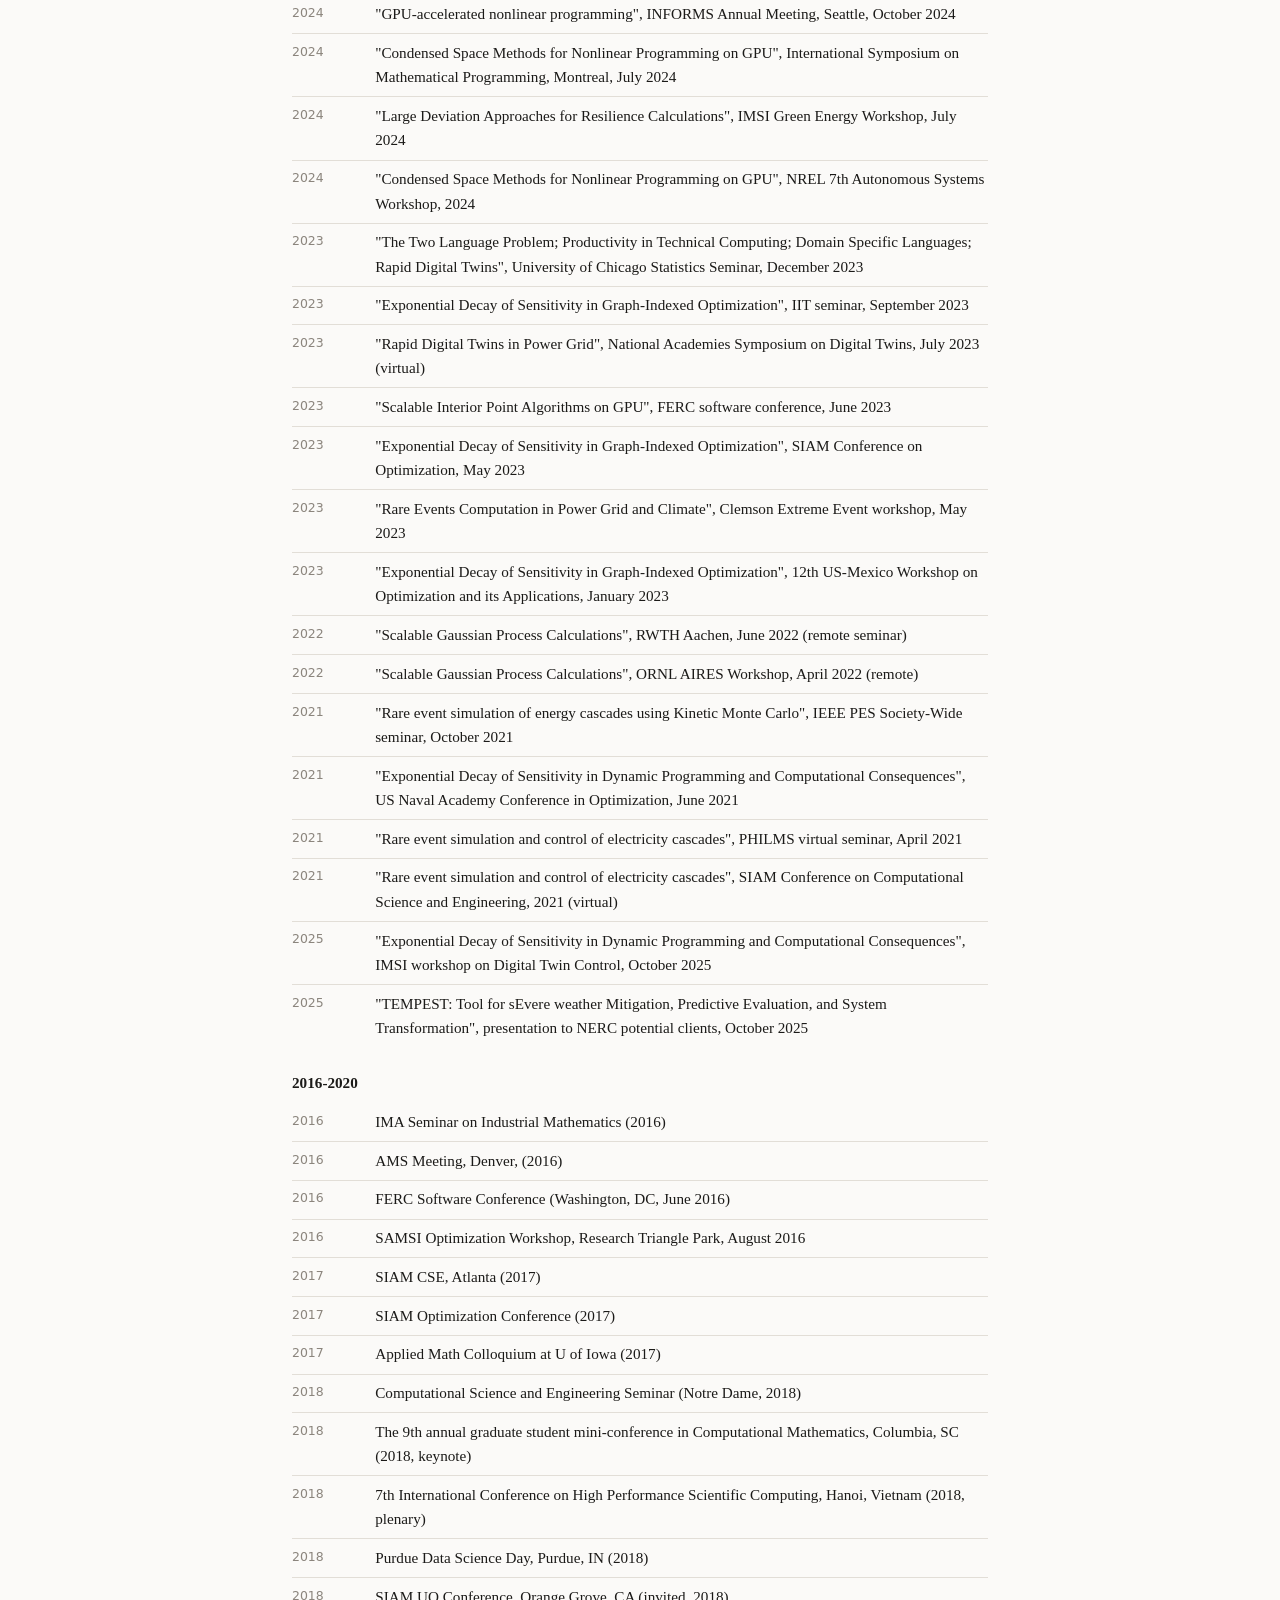
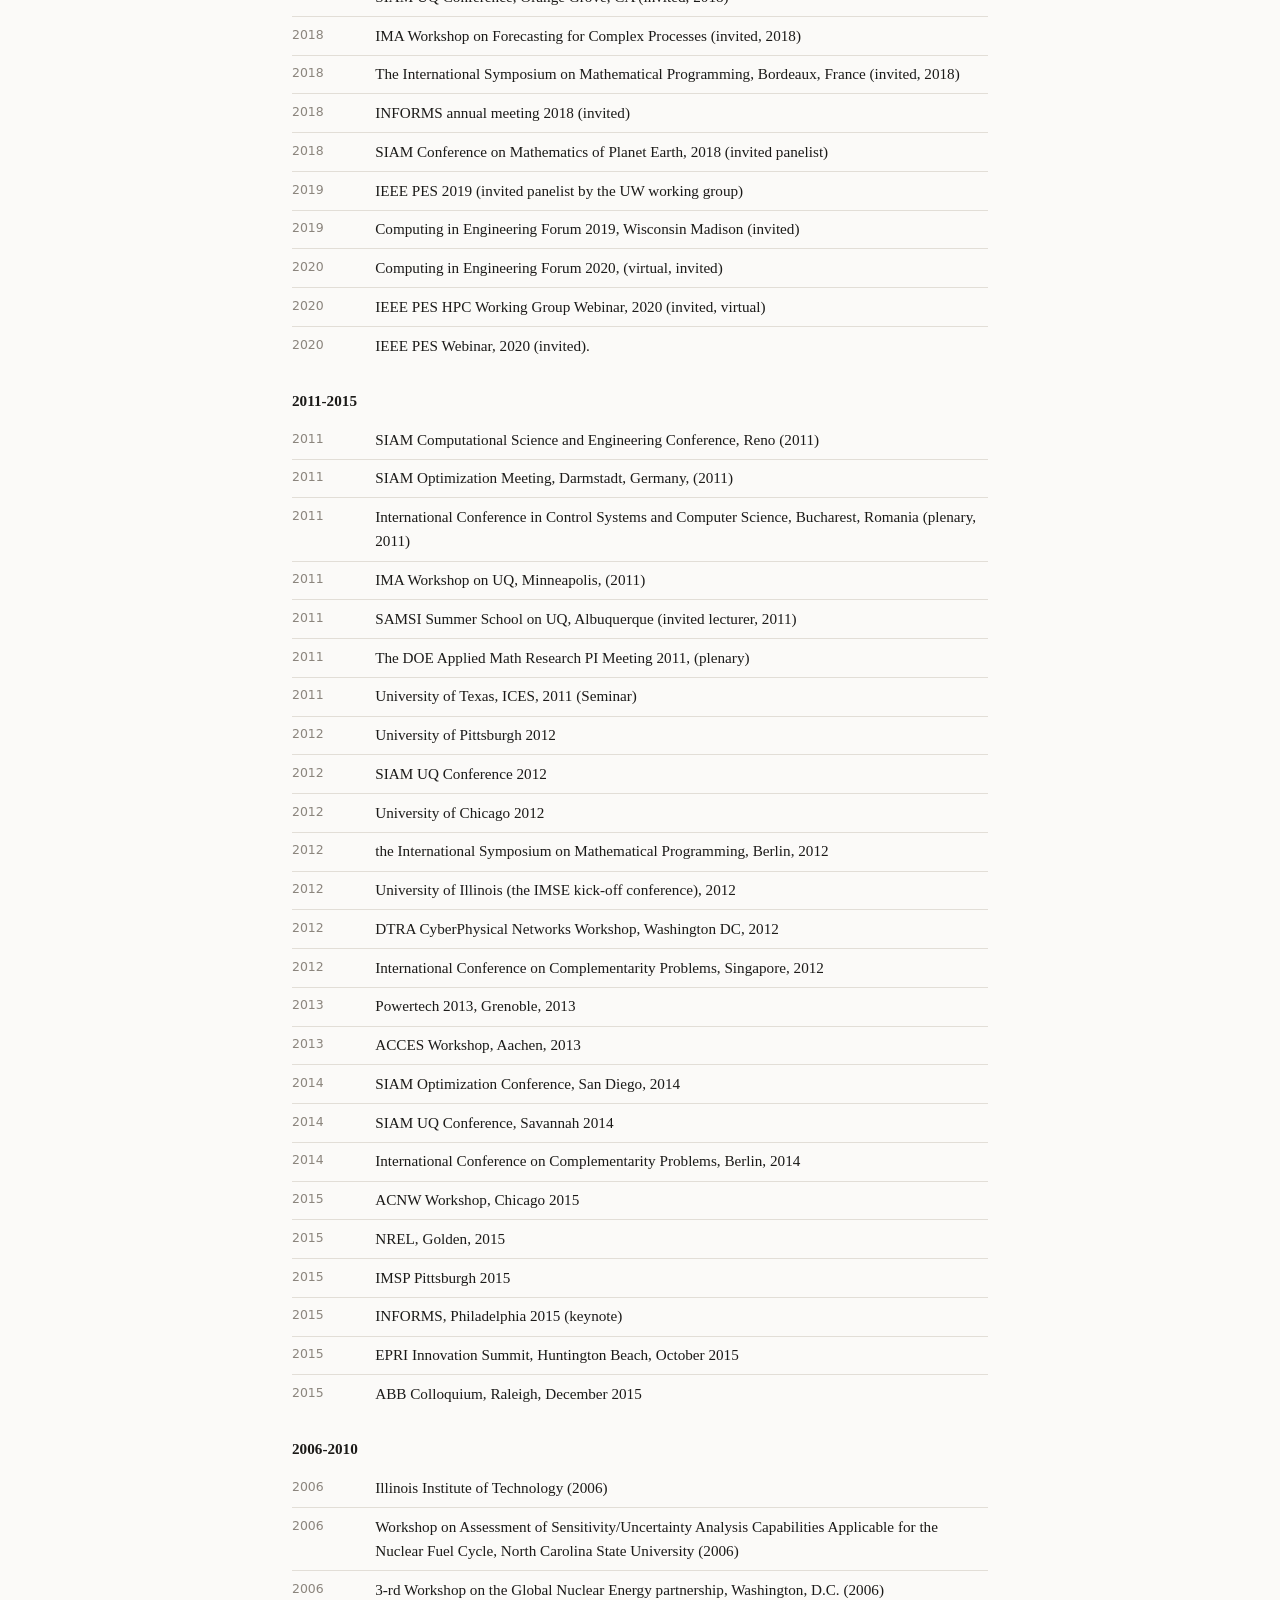
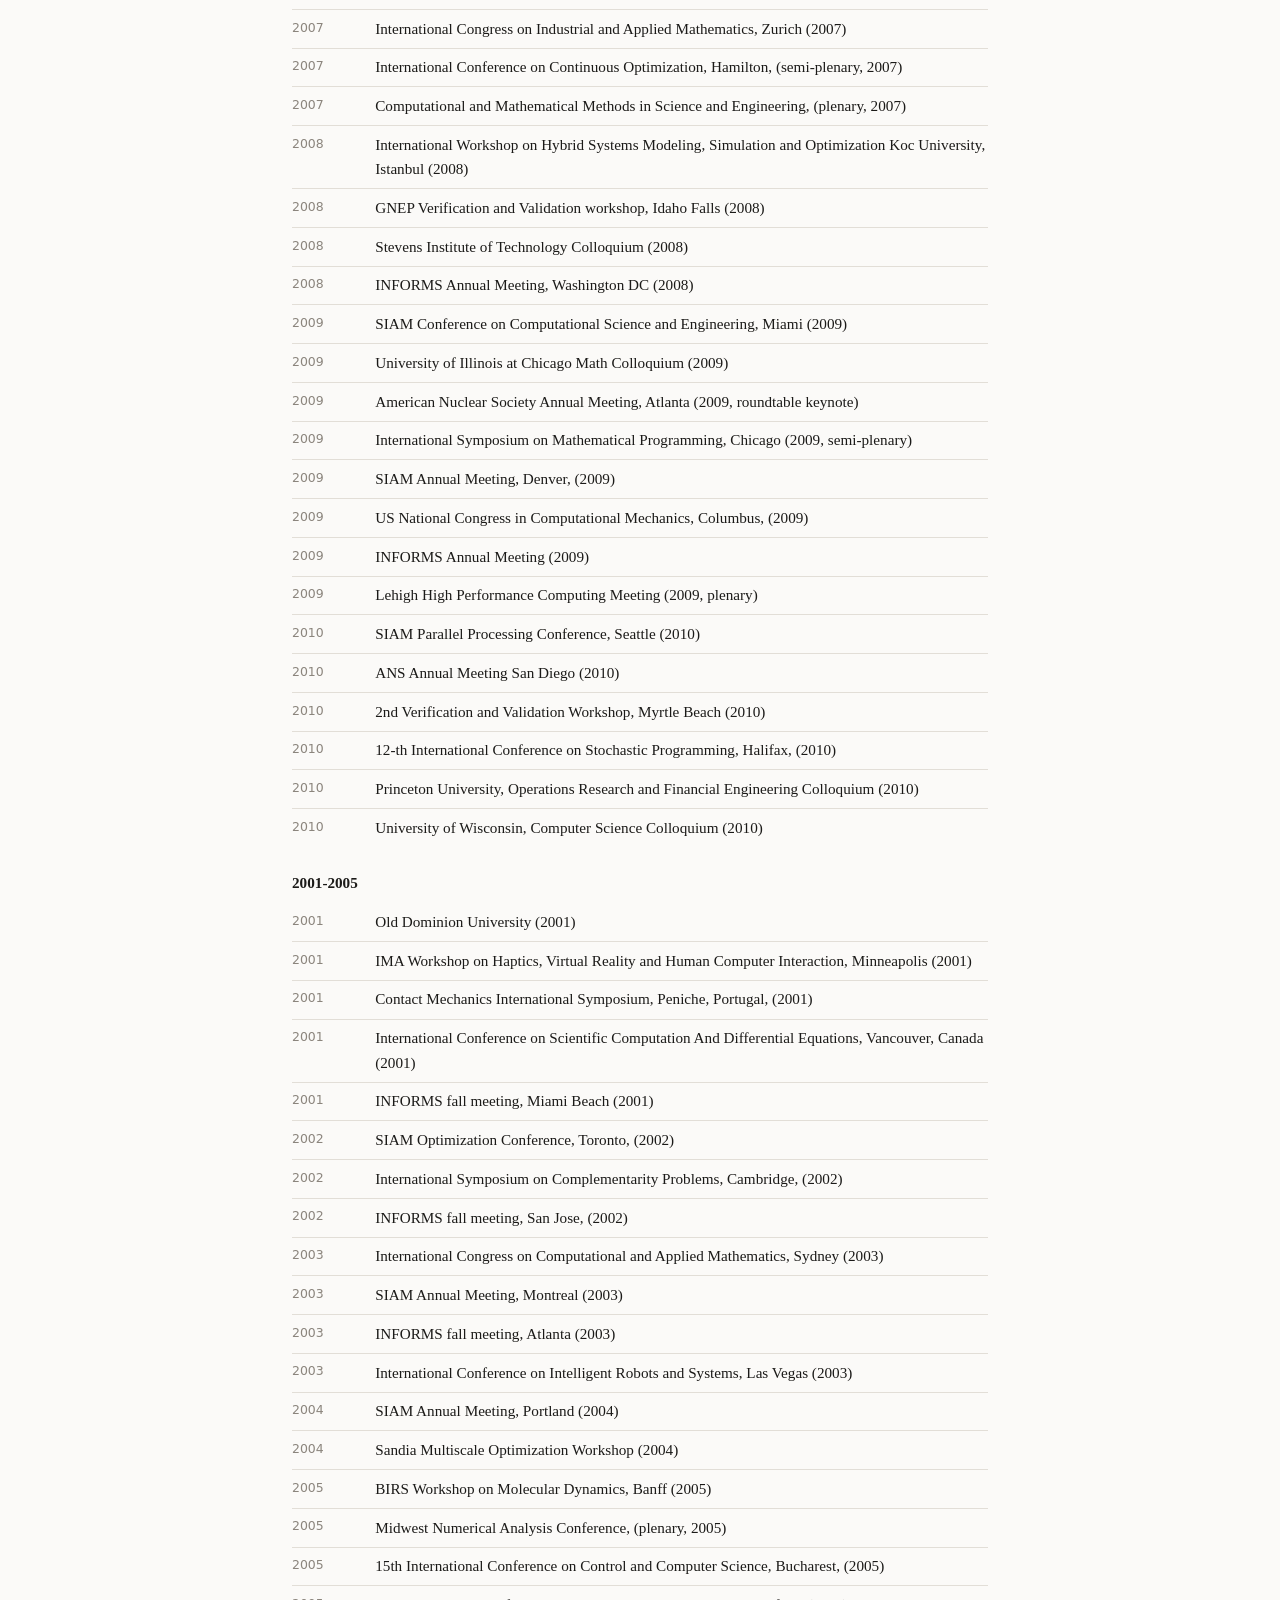
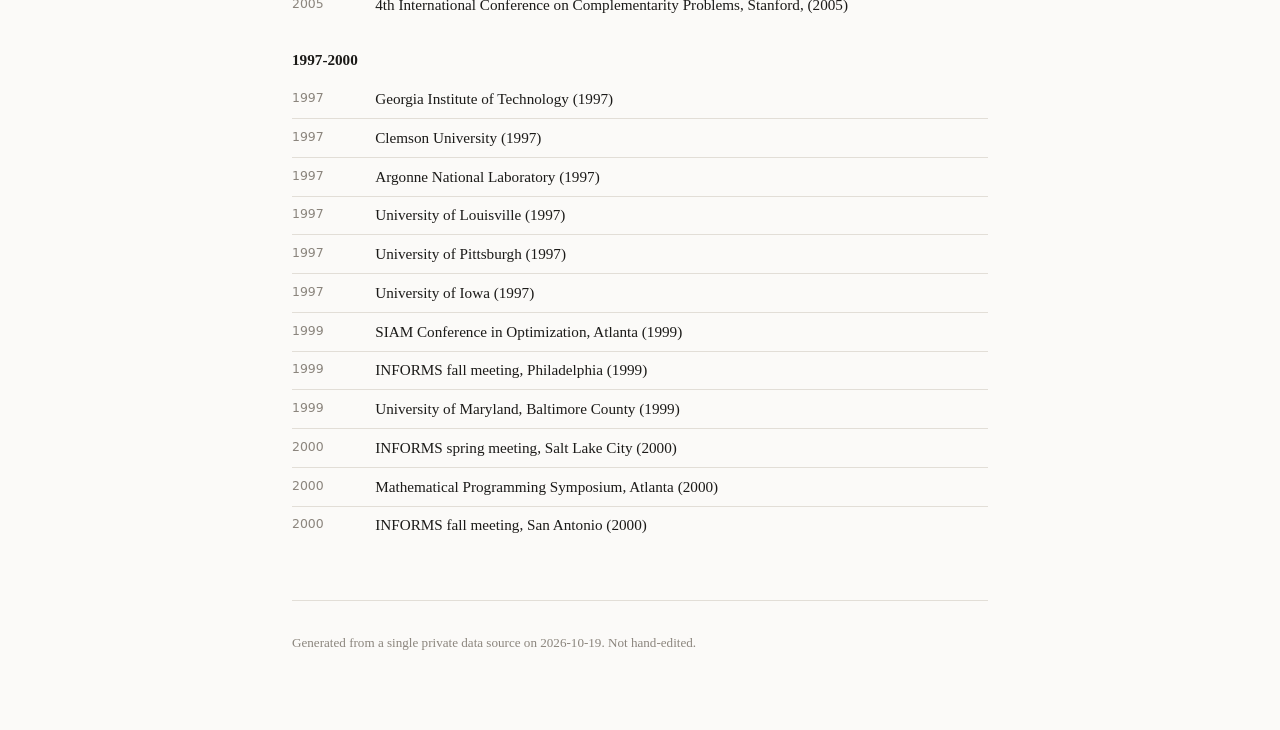
<file: talks.html>
<!doctype html>
<html lang="en">
<head>
<meta charset="utf-8">
<meta name="viewport" content="width=device-width, initial-scale=1">
<title>Talks — Mihai Anitescu</title>
<link rel="stylesheet" href="style.css?v=98c5d8c673">
</head>
<body>
<div class="wrap">
<header class="site">
  <h1>Mihai Anitescu</h1>
  <p class="tagline">Computational mathematics, optimization, and uncertainty quantification</p>
  <ul class="affil"><li><span class="role">Senior Computational Mathematician</span>, Mathematics and Computer Science Division, Argonne National Laboratory</li><li><span class="role">Professor (Part-Time), tenured</span>, Department of Statistics, University of Chicago</li></ul>
  <p class="contact"><a href="mailto:anitescu@mcs.anl.gov">anitescu@mcs.anl.gov</a> &nbsp;·&nbsp; <a href="http://www.mcs.anl.gov/~anitescu">http://www.mcs.anl.gov/~anitescu</a> &nbsp;·&nbsp; <a href="mihai-anitescu-cv.pdf">CV (PDF)</a></p>
</header>
<nav class="site"><a href="index.html">About</a><a href="research.html">Research</a><a href="publications.html">Publications</a><a href="talks.html" aria-current="page">Talks</a><a href="teaching.html">Teaching</a><a href="mentorship.html">Mentorship</a><a href="funding.html">Funding</a><a href="service.html">Service</a><a href="awards.html">Honors &amp; awards</a><a href="personal.html">Personal</a></nav>
<main>
<p class="construction"><strong>Under construction.</strong> These pages are generated from a migration of an older curriculum vitae and have not been fully verified. Entries may be incomplete, mis-dated or missing, and a hundred publications here were reconstructed from bibliographic databases rather than from the curriculum vitae itself.</p>

<nav class="onpage" aria-label="On this page"><a href="#s-talks-2026-2030">2026-2030</a>
<a href="#s-talks-2021-2025">2021-2025</a>
<a href="#s-talks-2016-2020">2016-2020</a>
<a href="#s-talks-2011-2015">2011-2015</a>
<a href="#s-talks-2006-2010">2006-2010</a>
<a href="#s-talks-2001-2005">2001-2005</a>
<a href="#s-talks-1997-2000">1997-2000</a></nav>
<h2 class="section" id="s-talks">Invited talks</h2>
<h3 class="group" id="s-talks-2026-2030">2026-2030</h3>
<ul class="entries">
  <li><span class="yr">2026</span>"Exponential Decay of Sensitivity in Dynamic Programming and Computational Consequences", Numerical Analysis, Approximation Theory and Stochastic Methods Conference, Cluj Napoca, Romania, September 2026 (Plenary)</li>
  <li><span class="yr">2026</span>"Scalability and Sustainability Tools for Digital Twins from Power Grid Applications", Fermi National Lab Colloquium, July 2026</li>
  <li><span class="yr">2026</span>"Optimization for Estimation of Rare Event Probabilities in Energy Systems", SIAM Optimization Conference, Edinburgh, June 2026</li>
  <li><span class="yr">2026</span>"Exponential Decay of Sensitivity in Dynamic Programming and Computational Consequences", National University of Singapore, March 2026</li>
  <li><span class="yr">2026</span>"PIONEER-OUU thrust", Applied Math PI meeting, July 2026</li>
  <li><span class="yr">2026</span>"TEMPEST: Tool for sEvere weather Mitigation, Predictive Evaluation, and System Transformation", NERC Probabilistic Working Group Online Seminar, January 2026</li>
</ul>
<h3 class="group" id="s-talks-2021-2025">2021-2025</h3>
<ul class="entries">
  <li><span class="yr">2025</span>"Optimization for Digital Twins of Weather and Power", New York Academy of Sciences panel, September 2025</li>
  <li><span class="yr">2025</span>"Scalability and Sustainability Tools for Digital Twins from Power Grid Applications", Colloquium, Flatiron Institute, September 2025</li>
  <li><span class="yr">2025</span>"Scalable Multi-Period ACOPF utilizing GPUs with High Memory Capacities", International Conference on Continuous Optimization, Los Angeles, July 2025</li>
  <li><span class="yr">2025</span>"Exponential Decay of Sensitivity in Dynamic and other Graph-Indexed Programming and Computational Consequences", USC Operations Research Colloquium, April 2025</li>
  <li><span class="yr">2025</span>"Tail dependence as a measure of teleconnected warm and cold extremes of North American wintertime temperatures", SIAM Conference on Computational Science and Engineering, 2025</li>
  <li><span class="yr">2025</span>"Reliability, Extreme Weather Events, and Downscaling for Energy Applications", Notre Dame Statistics Colloquium, March 2025</li>
  <li><span class="yr">2025</span>"Reliability, Extreme Weather Events, and Downscaling for Energy Applications", NYU Tandon School of Engineering Workshop on Decision under Uncertainty for Energy, January 2025</li>
  <li><span class="yr">2024</span>"Issues in Modeling and Computing with Extremes", NSF Workshop on Data-driven Modeling and Prediction of Rare and Extreme Events, Institute for Mathematical and Statistical Innovation, November 2024</li>
  <li><span class="yr">2024</span>"GPU-accelerated nonlinear programming", INFORMS Annual Meeting, Seattle, October 2024</li>
  <li><span class="yr">2024</span>"Condensed Space Methods for Nonlinear Programming on GPU", International Symposium on Mathematical Programming, Montreal, July 2024</li>
  <li><span class="yr">2024</span>"Large Deviation Approaches for Resilience Calculations", IMSI Green Energy Workshop, July 2024</li>
  <li><span class="yr">2024</span>"Condensed Space Methods for Nonlinear Programming on GPU", NREL 7th Autonomous Systems Workshop, 2024</li>
  <li><span class="yr">2023</span>"The Two Language Problem; Productivity in Technical Computing; Domain Specific Languages; Rapid Digital Twins", University of Chicago Statistics Seminar, December 2023</li>
  <li><span class="yr">2023</span>"Exponential Decay of Sensitivity in Graph-Indexed Optimization", IIT seminar, September 2023</li>
  <li><span class="yr">2023</span>"Rapid Digital Twins in Power Grid", National Academies Symposium on Digital Twins, July 2023 (virtual)</li>
  <li><span class="yr">2023</span>"Scalable Interior Point Algorithms on GPU", FERC software conference, June 2023</li>
  <li><span class="yr">2023</span>"Exponential Decay of Sensitivity in Graph-Indexed Optimization", SIAM Conference on Optimization, May 2023</li>
  <li><span class="yr">2023</span>"Rare Events Computation in Power Grid and Climate", Clemson Extreme Event workshop, May 2023</li>
  <li><span class="yr">2023</span>"Exponential Decay of Sensitivity in Graph-Indexed Optimization", 12th US-Mexico Workshop on Optimization and its Applications, January 2023</li>
  <li><span class="yr">2022</span>"Scalable Gaussian Process Calculations", RWTH Aachen, June 2022 (remote seminar)</li>
  <li><span class="yr">2022</span>"Scalable Gaussian Process Calculations", ORNL AIRES Workshop, April 2022 (remote)</li>
  <li><span class="yr">2021</span>"Rare event simulation of energy cascades using Kinetic Monte Carlo", IEEE PES Society-Wide seminar, October 2021</li>
  <li><span class="yr">2021</span>"Exponential Decay of Sensitivity in Dynamic Programming and Computational Consequences", US Naval Academy Conference in Optimization, June 2021</li>
  <li><span class="yr">2021</span>"Rare event simulation and control of electricity cascades", PHILMS virtual seminar, April 2021</li>
  <li><span class="yr">2021</span>"Rare event simulation and control of electricity cascades", SIAM Conference on Computational Science and Engineering, 2021 (virtual)</li>
  <li><span class="yr">2025</span>"Exponential Decay of Sensitivity in Dynamic Programming and Computational Consequences", IMSI workshop on Digital Twin Control, October 2025</li>
  <li><span class="yr">2025</span>"TEMPEST: Tool for sEvere weather Mitigation, Predictive Evaluation, and System Transformation", presentation to NERC potential clients, October 2025</li>
</ul>
<h3 class="group" id="s-talks-2016-2020">2016-2020</h3>
<ul class="entries">
  <li><span class="yr">2016</span>IMA Seminar on Industrial Mathematics (2016)</li>
  <li><span class="yr">2016</span>AMS Meeting, Denver, (2016)</li>
  <li><span class="yr">2016</span>FERC Software Conference (Washington, DC, June 2016)</li>
  <li><span class="yr">2016</span>SAMSI Optimization Workshop, Research Triangle Park, August 2016</li>
  <li><span class="yr">2017</span>SIAM CSE, Atlanta (2017)</li>
  <li><span class="yr">2017</span>SIAM Optimization Conference (2017)</li>
  <li><span class="yr">2017</span>Applied Math Colloquium at U of Iowa (2017)</li>
  <li><span class="yr">2018</span>Computational Science and Engineering Seminar (Notre Dame, 2018)</li>
  <li><span class="yr">2018</span>The 9th annual graduate student mini-conference in Computational Mathematics, Columbia, SC (2018, keynote)</li>
  <li><span class="yr">2018</span>7th International Conference on High Performance Scientific Computing, Hanoi, Vietnam (2018, plenary)</li>
  <li><span class="yr">2018</span>Purdue Data Science Day, Purdue, IN (2018)</li>
  <li><span class="yr">2018</span>SIAM UQ Conference, Orange Grove, CA (invited, 2018)</li>
  <li><span class="yr">2018</span>IMA Workshop on Forecasting for Complex Processes (invited, 2018)</li>
  <li><span class="yr">2018</span>The International Symposium on Mathematical Programming, Bordeaux, France (invited, 2018)</li>
  <li><span class="yr">2018</span>INFORMS annual meeting 2018 (invited)</li>
  <li><span class="yr">2018</span>SIAM Conference on Mathematics of Planet Earth, 2018 (invited panelist)</li>
  <li><span class="yr">2019</span>IEEE PES 2019 (invited panelist by the UW working group)</li>
  <li><span class="yr">2019</span>Computing in Engineering Forum 2019, Wisconsin Madison (invited)</li>
  <li><span class="yr">2020</span>Computing in Engineering Forum 2020, (virtual, invited)</li>
  <li><span class="yr">2020</span>IEEE PES HPC Working Group Webinar, 2020 (invited, virtual)</li>
  <li><span class="yr">2020</span>IEEE PES Webinar, 2020 (invited).</li>
</ul>
<h3 class="group" id="s-talks-2011-2015">2011-2015</h3>
<ul class="entries">
  <li><span class="yr">2011</span>SIAM Computational Science and Engineering Conference, Reno (2011)</li>
  <li><span class="yr">2011</span>SIAM Optimization Meeting, Darmstadt, Germany, (2011)</li>
  <li><span class="yr">2011</span>International Conference in Control Systems and Computer Science, Bucharest, Romania (plenary, 2011)</li>
  <li><span class="yr">2011</span>IMA Workshop on UQ, Minneapolis, (2011)</li>
  <li><span class="yr">2011</span>SAMSI Summer School on UQ, Albuquerque (invited lecturer, 2011)</li>
  <li><span class="yr">2011</span>The DOE Applied Math Research PI Meeting 2011, (plenary)</li>
  <li><span class="yr">2011</span>University of Texas, ICES, 2011 (Seminar)</li>
  <li><span class="yr">2012</span>University of Pittsburgh 2012</li>
  <li><span class="yr">2012</span>SIAM UQ Conference 2012</li>
  <li><span class="yr">2012</span>University of Chicago 2012</li>
  <li><span class="yr">2012</span>the International Symposium on Mathematical Programming, Berlin, 2012</li>
  <li><span class="yr">2012</span>University of Illinois (the IMSE kick-off conference), 2012</li>
  <li><span class="yr">2012</span>DTRA CyberPhysical Networks Workshop, Washington DC, 2012</li>
  <li><span class="yr">2012</span>International Conference on Complementarity Problems, Singapore, 2012</li>
  <li><span class="yr">2013</span>Powertech 2013, Grenoble, 2013</li>
  <li><span class="yr">2013</span>ACCES Workshop, Aachen, 2013</li>
  <li><span class="yr">2014</span>SIAM Optimization Conference, San Diego, 2014</li>
  <li><span class="yr">2014</span>SIAM UQ Conference, Savannah 2014</li>
  <li><span class="yr">2014</span>International Conference on Complementarity Problems, Berlin, 2014</li>
  <li><span class="yr">2015</span>ACNW Workshop, Chicago 2015</li>
  <li><span class="yr">2015</span>NREL, Golden, 2015</li>
  <li><span class="yr">2015</span>IMSP Pittsburgh 2015</li>
  <li><span class="yr">2015</span>INFORMS, Philadelphia 2015 (keynote)</li>
  <li><span class="yr">2015</span>EPRI Innovation Summit, Huntington Beach, October 2015</li>
  <li><span class="yr">2015</span>ABB Colloquium, Raleigh, December 2015</li>
</ul>
<h3 class="group" id="s-talks-2006-2010">2006-2010</h3>
<ul class="entries">
  <li><span class="yr">2006</span>Illinois Institute of Technology (2006)</li>
  <li><span class="yr">2006</span>Workshop on Assessment of Sensitivity/Uncertainty Analysis Capabilities Applicable for the Nuclear Fuel Cycle, North Carolina State University (2006)</li>
  <li><span class="yr">2006</span>3-rd Workshop on the Global Nuclear Energy partnership, Washington, D.C. (2006)</li>
  <li><span class="yr">2007</span>International Congress on Industrial and Applied Mathematics, Zurich (2007)</li>
  <li><span class="yr">2007</span>International Conference on Continuous Optimization, Hamilton, (semi-plenary, 2007)</li>
  <li><span class="yr">2007</span>Computational and Mathematical Methods in Science and Engineering, (plenary, 2007)</li>
  <li><span class="yr">2008</span>International Workshop on Hybrid Systems Modeling, Simulation and Optimization Koc University, Istanbul (2008)</li>
  <li><span class="yr">2008</span>GNEP Verification and Validation workshop, Idaho Falls (2008)</li>
  <li><span class="yr">2008</span>Stevens Institute of Technology Colloquium (2008)</li>
  <li><span class="yr">2008</span>INFORMS Annual Meeting, Washington DC (2008)</li>
  <li><span class="yr">2009</span>SIAM Conference on Computational Science and Engineering, Miami (2009)</li>
  <li><span class="yr">2009</span>University of Illinois at Chicago Math Colloquium (2009)</li>
  <li><span class="yr">2009</span>American Nuclear Society Annual Meeting, Atlanta (2009, roundtable keynote)</li>
  <li><span class="yr">2009</span>International Symposium on Mathematical Programming, Chicago (2009, semi-plenary)</li>
  <li><span class="yr">2009</span>SIAM Annual Meeting, Denver, (2009)</li>
  <li><span class="yr">2009</span>US National Congress in Computational Mechanics, Columbus, (2009)</li>
  <li><span class="yr">2009</span>INFORMS Annual Meeting (2009)</li>
  <li><span class="yr">2009</span>Lehigh High Performance Computing Meeting (2009, plenary)</li>
  <li><span class="yr">2010</span>SIAM Parallel Processing Conference, Seattle (2010)</li>
  <li><span class="yr">2010</span>ANS Annual Meeting San Diego (2010)</li>
  <li><span class="yr">2010</span>2nd Verification and Validation Workshop, Myrtle Beach (2010)</li>
  <li><span class="yr">2010</span>12-th International Conference on Stochastic Programming, Halifax, (2010)</li>
  <li><span class="yr">2010</span>Princeton University, Operations Research and Financial Engineering Colloquium (2010)</li>
  <li><span class="yr">2010</span>University of Wisconsin, Computer Science Colloquium (2010)</li>
</ul>
<h3 class="group" id="s-talks-2001-2005">2001-2005</h3>
<ul class="entries">
  <li><span class="yr">2001</span>Old Dominion University (2001)</li>
  <li><span class="yr">2001</span>IMA Workshop on Haptics, Virtual Reality and Human Computer Interaction, Minneapolis (2001)</li>
  <li><span class="yr">2001</span>Contact Mechanics International Symposium, Peniche, Portugal, (2001)</li>
  <li><span class="yr">2001</span>International Conference on Scientific Computation And Differential Equations, Vancouver, Canada (2001)</li>
  <li><span class="yr">2001</span>INFORMS fall meeting, Miami Beach (2001)</li>
  <li><span class="yr">2002</span>SIAM Optimization Conference, Toronto, (2002)</li>
  <li><span class="yr">2002</span>International Symposium on Complementarity Problems, Cambridge, (2002)</li>
  <li><span class="yr">2002</span>INFORMS fall meeting, San Jose, (2002)</li>
  <li><span class="yr">2003</span>International Congress on Computational and Applied Mathematics, Sydney (2003)</li>
  <li><span class="yr">2003</span>SIAM Annual Meeting, Montreal (2003)</li>
  <li><span class="yr">2003</span>INFORMS fall meeting, Atlanta (2003)</li>
  <li><span class="yr">2003</span>International Conference on Intelligent Robots and Systems, Las Vegas (2003)</li>
  <li><span class="yr">2004</span>SIAM Annual Meeting, Portland (2004)</li>
  <li><span class="yr">2004</span>Sandia Multiscale Optimization Workshop (2004)</li>
  <li><span class="yr">2005</span>BIRS Workshop on Molecular Dynamics, Banff (2005)</li>
  <li><span class="yr">2005</span>Midwest Numerical Analysis Conference, (plenary, 2005)</li>
  <li><span class="yr">2005</span>15th International Conference on Control and Computer Science, Bucharest, (2005)</li>
  <li><span class="yr">2005</span>4th International Conference on Complementarity Problems, Stanford, (2005)</li>
</ul>
<h3 class="group" id="s-talks-1997-2000">1997-2000</h3>
<ul class="entries">
  <li><span class="yr">1997</span>Georgia Institute of Technology (1997)</li>
  <li><span class="yr">1997</span>Clemson University (1997)</li>
  <li><span class="yr">1997</span>Argonne National Laboratory (1997)</li>
  <li><span class="yr">1997</span>University of Louisville (1997)</li>
  <li><span class="yr">1997</span>University of Pittsburgh (1997)</li>
  <li><span class="yr">1997</span>University of Iowa (1997)</li>
  <li><span class="yr">1999</span>SIAM Conference in Optimization, Atlanta (1999)</li>
  <li><span class="yr">1999</span>INFORMS fall meeting, Philadelphia (1999)</li>
  <li><span class="yr">1999</span>University of Maryland, Baltimore County (1999)</li>
  <li><span class="yr">2000</span>INFORMS spring meeting, Salt Lake City (2000)</li>
  <li><span class="yr">2000</span>Mathematical Programming Symposium, Atlanta (2000)</li>
  <li><span class="yr">2000</span>INFORMS fall meeting, San Antonio (2000)</li>
</ul>
</main>
<footer class="site">
  <p>Generated from a single private data source on 2026-10-19. Not hand-edited.</p>
</footer>
</div>
</body>
</html>
</file>
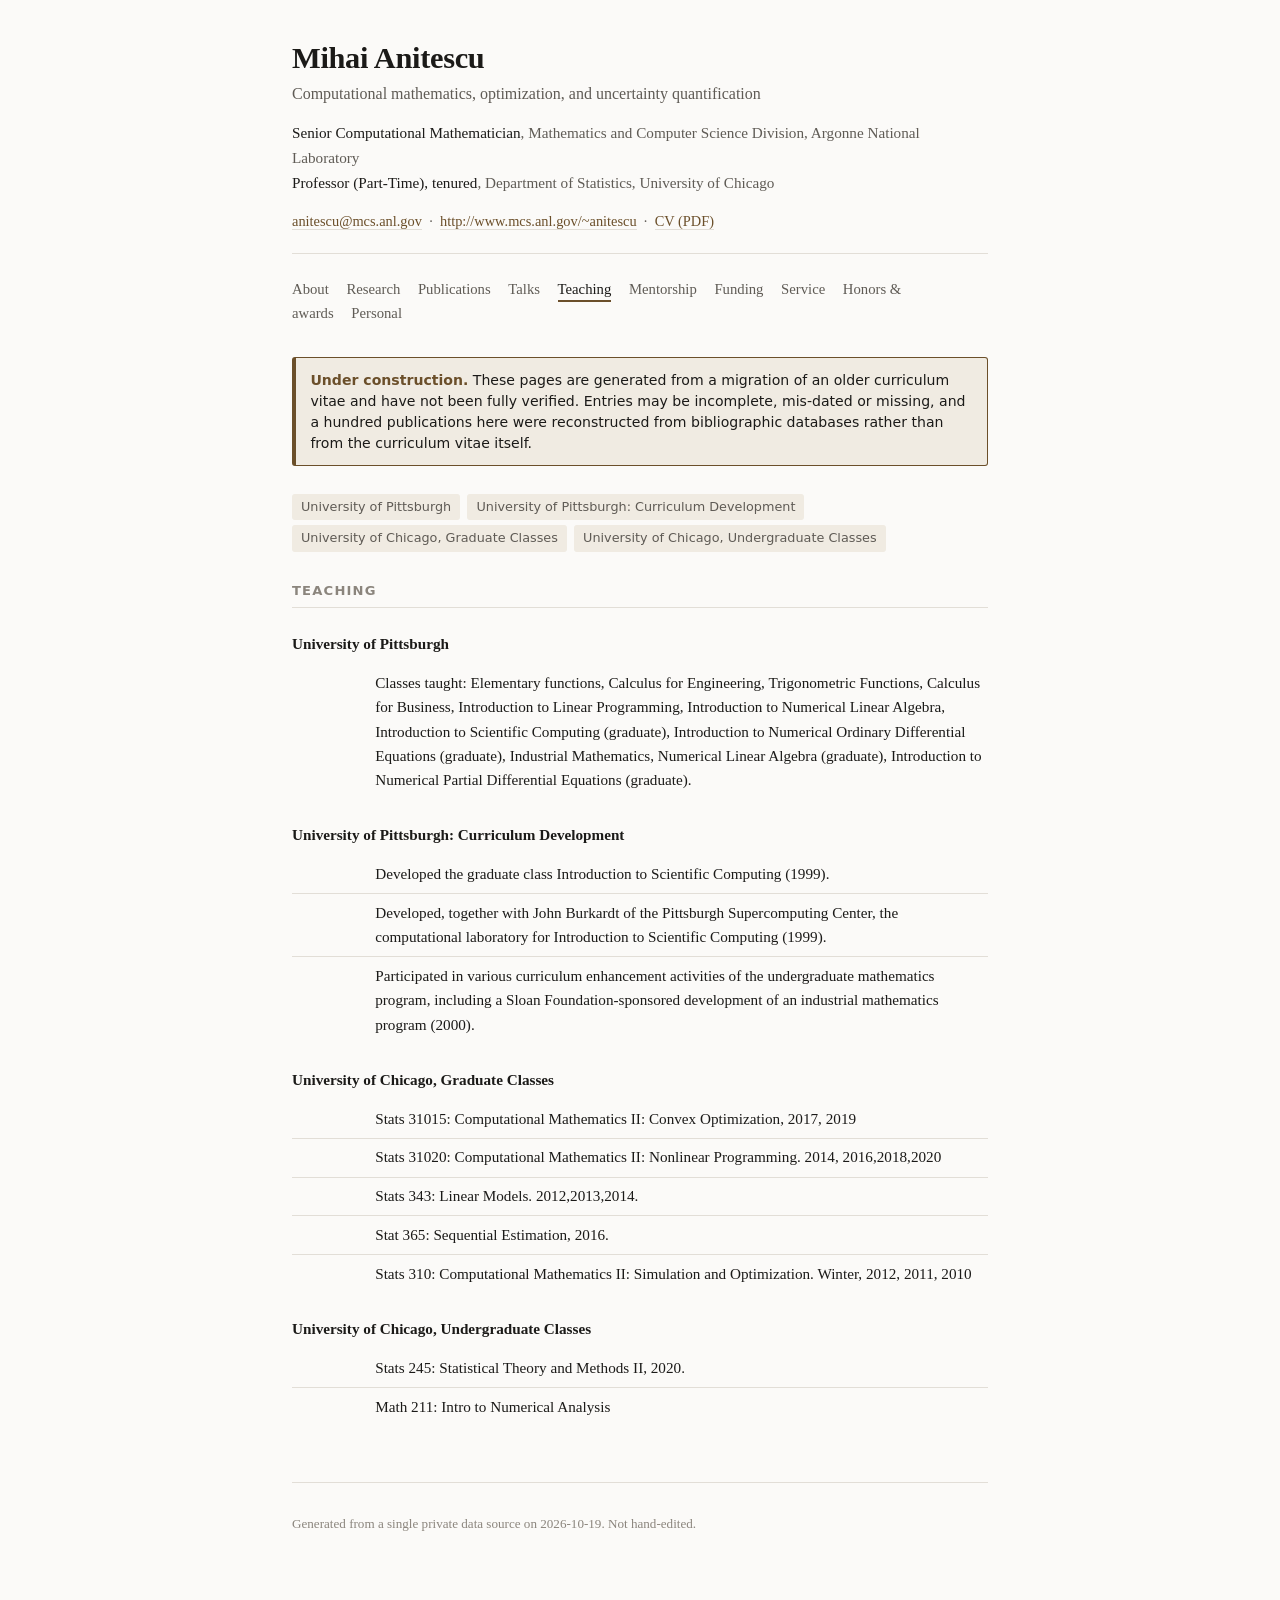
<file: teaching.html>
<!doctype html>
<html lang="en">
<head>
<meta charset="utf-8">
<meta name="viewport" content="width=device-width, initial-scale=1">
<title>Teaching — Mihai Anitescu</title>
<link rel="stylesheet" href="style.css?v=98c5d8c673">
</head>
<body>
<div class="wrap">
<header class="site">
  <h1>Mihai Anitescu</h1>
  <p class="tagline">Computational mathematics, optimization, and uncertainty quantification</p>
  <ul class="affil"><li><span class="role">Senior Computational Mathematician</span>, Mathematics and Computer Science Division, Argonne National Laboratory</li><li><span class="role">Professor (Part-Time), tenured</span>, Department of Statistics, University of Chicago</li></ul>
  <p class="contact"><a href="mailto:anitescu@mcs.anl.gov">anitescu@mcs.anl.gov</a> &nbsp;·&nbsp; <a href="http://www.mcs.anl.gov/~anitescu">http://www.mcs.anl.gov/~anitescu</a> &nbsp;·&nbsp; <a href="mihai-anitescu-cv.pdf">CV (PDF)</a></p>
</header>
<nav class="site"><a href="index.html">About</a><a href="research.html">Research</a><a href="publications.html">Publications</a><a href="talks.html">Talks</a><a href="teaching.html" aria-current="page">Teaching</a><a href="mentorship.html">Mentorship</a><a href="funding.html">Funding</a><a href="service.html">Service</a><a href="awards.html">Honors &amp; awards</a><a href="personal.html">Personal</a></nav>
<main>
<p class="construction"><strong>Under construction.</strong> These pages are generated from a migration of an older curriculum vitae and have not been fully verified. Entries may be incomplete, mis-dated or missing, and a hundred publications here were reconstructed from bibliographic databases rather than from the curriculum vitae itself.</p>

<nav class="onpage" aria-label="On this page"><a href="#s-teaching-university-of-pittsburgh">University of Pittsburgh</a>
<a href="#s-teaching-university-of-pittsburgh-curriculum-development">University of Pittsburgh: Curriculum Development</a>
<a href="#s-teaching-university-of-chicago-graduate-classes">University of Chicago, Graduate Classes</a>
<a href="#s-teaching-university-of-chicago-undergraduate-classes">University of Chicago, Undergraduate Classes</a></nav>
<h2 class="section" id="s-teaching">Teaching</h2>
<h3 class="group" id="s-teaching-university-of-pittsburgh">University of Pittsburgh</h3>
<ul class="entries">
  <li><span class="yr"></span>Classes taught: Elementary functions, Calculus for Engineering, Trigonometric Functions, Calculus for Business, Introduction to Linear Programming, Introduction to Numerical Linear Algebra, Introduction to Scientific Computing (graduate), Introduction to Numerical Ordinary Differential Equations (graduate), Industrial Mathematics, Numerical Linear Algebra (graduate), Introduction to Numerical Partial Differential Equations (graduate).</li>
</ul>
<h3 class="group" id="s-teaching-university-of-pittsburgh-curriculum-development">University of Pittsburgh: Curriculum Development</h3>
<ul class="entries">
  <li><span class="yr"></span>Developed the graduate class Introduction to Scientific Computing (1999).</li>
  <li><span class="yr"></span>Developed, together with John Burkardt of the Pittsburgh Supercomputing Center, the computational laboratory for Introduction to Scientific Computing (1999).</li>
  <li><span class="yr"></span>Participated in various curriculum enhancement activities of the undergraduate mathematics program, including a Sloan Foundation-sponsored development of an industrial mathematics program (2000).</li>
</ul>
<h3 class="group" id="s-teaching-university-of-chicago-graduate-classes">University of Chicago, Graduate Classes</h3>
<ul class="entries">
  <li><span class="yr"></span>Stats 31015: Computational Mathematics II: Convex Optimization, 2017, 2019</li>
  <li><span class="yr"></span>Stats 31020: Computational Mathematics II: Nonlinear Programming. 2014, 2016,2018,2020</li>
  <li><span class="yr"></span>Stats 343: Linear Models. 2012,2013,2014.</li>
  <li><span class="yr"></span>Stat 365: Sequential Estimation, 2016.</li>
  <li><span class="yr"></span>Stats 310: Computational Mathematics II: Simulation and Optimization. Winter, 2012, 2011, 2010</li>
</ul>
<h3 class="group" id="s-teaching-university-of-chicago-undergraduate-classes">University of Chicago, Undergraduate Classes</h3>
<ul class="entries">
  <li><span class="yr"></span>Stats 245: Statistical Theory and Methods II, 2020.</li>
  <li><span class="yr"></span>Math 211: Intro to Numerical Analysis</li>
</ul>
</main>
<footer class="site">
  <p>Generated from a single private data source on 2026-10-19. Not hand-edited.</p>
</footer>
</div>
</body>
</html>
</file>
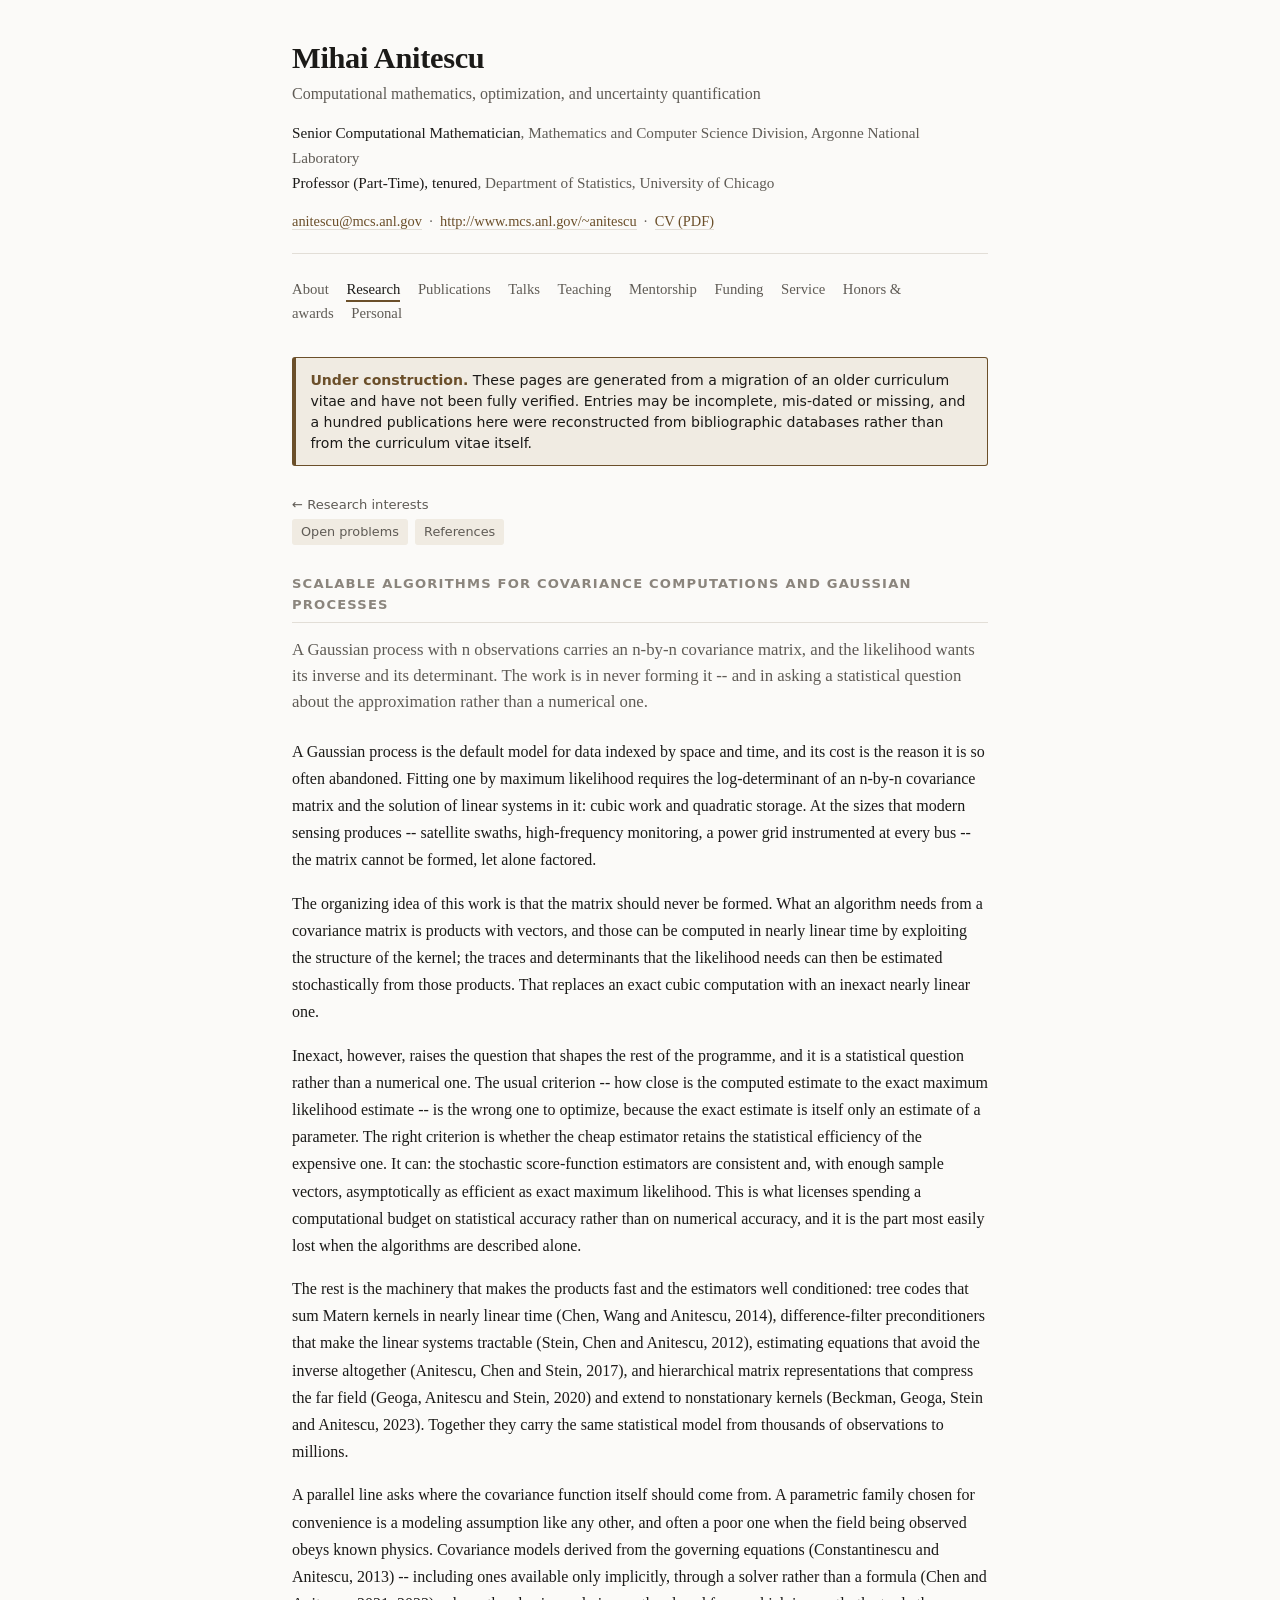
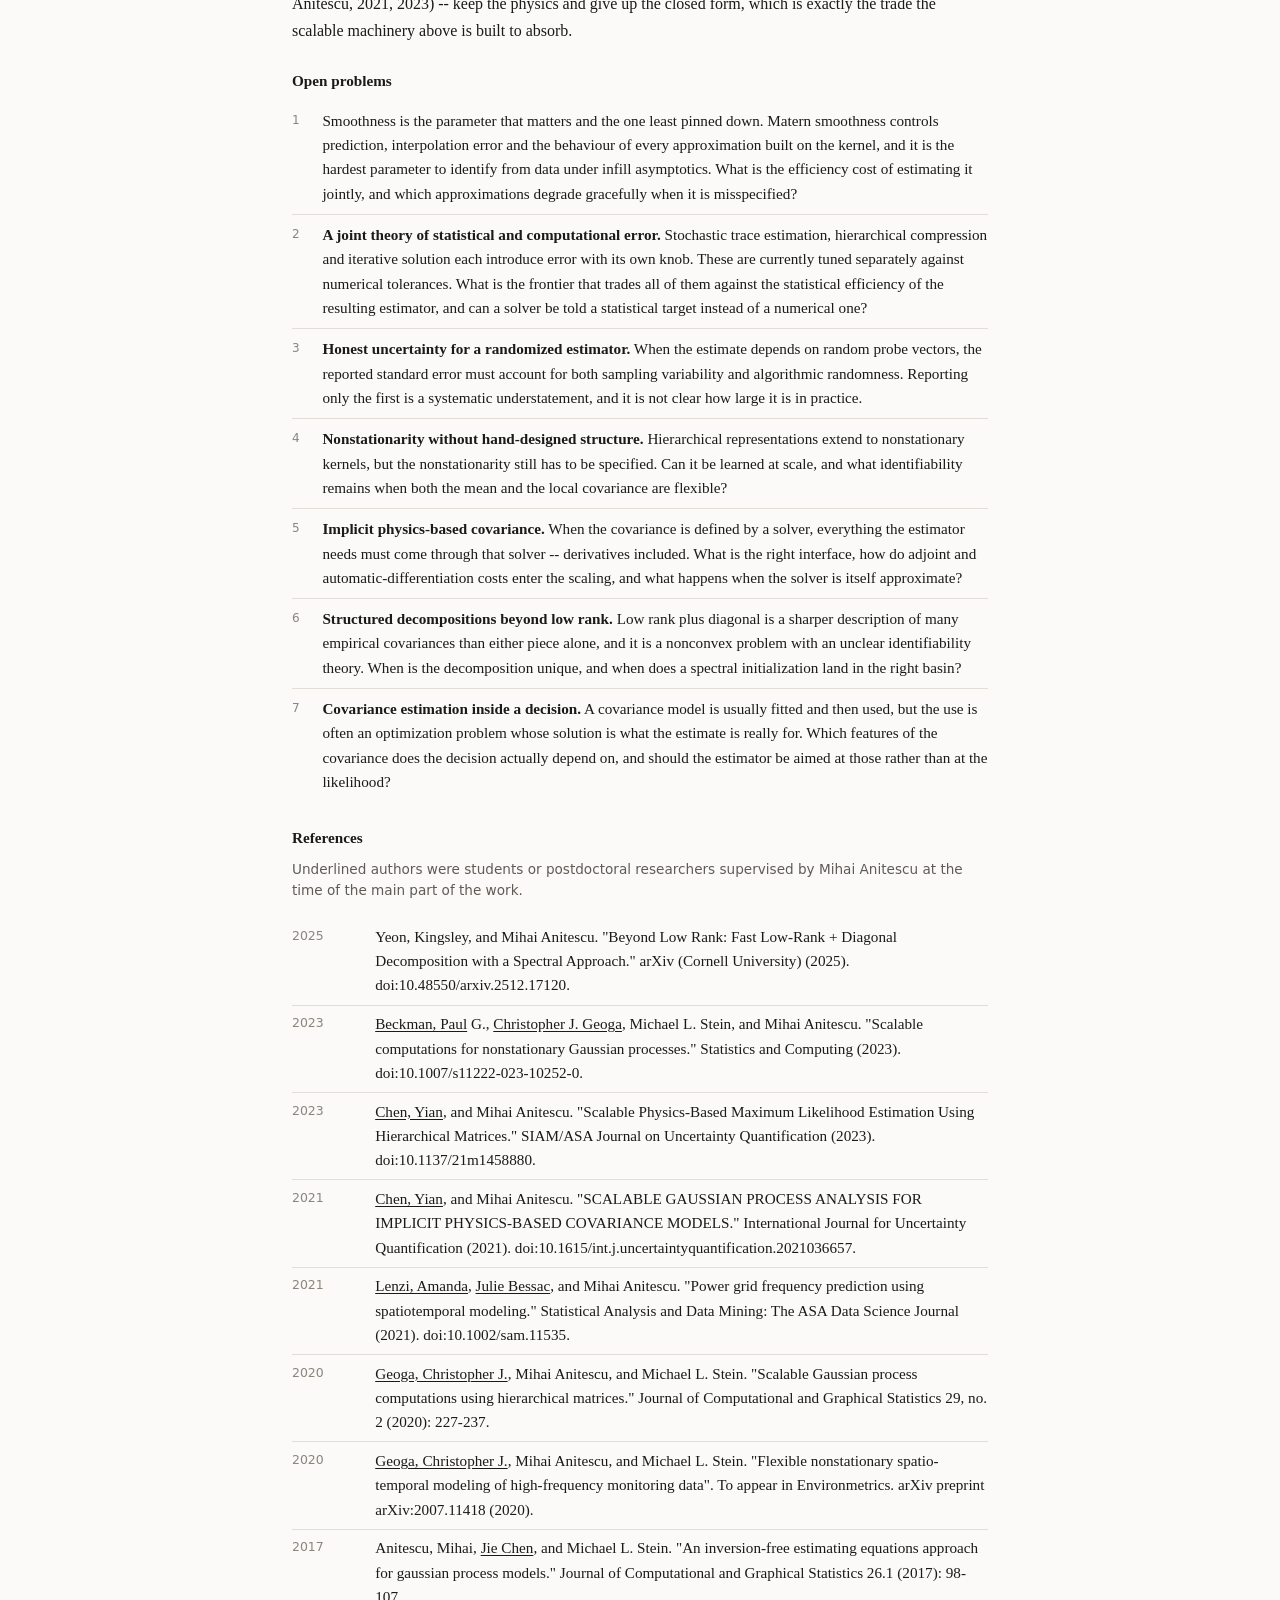
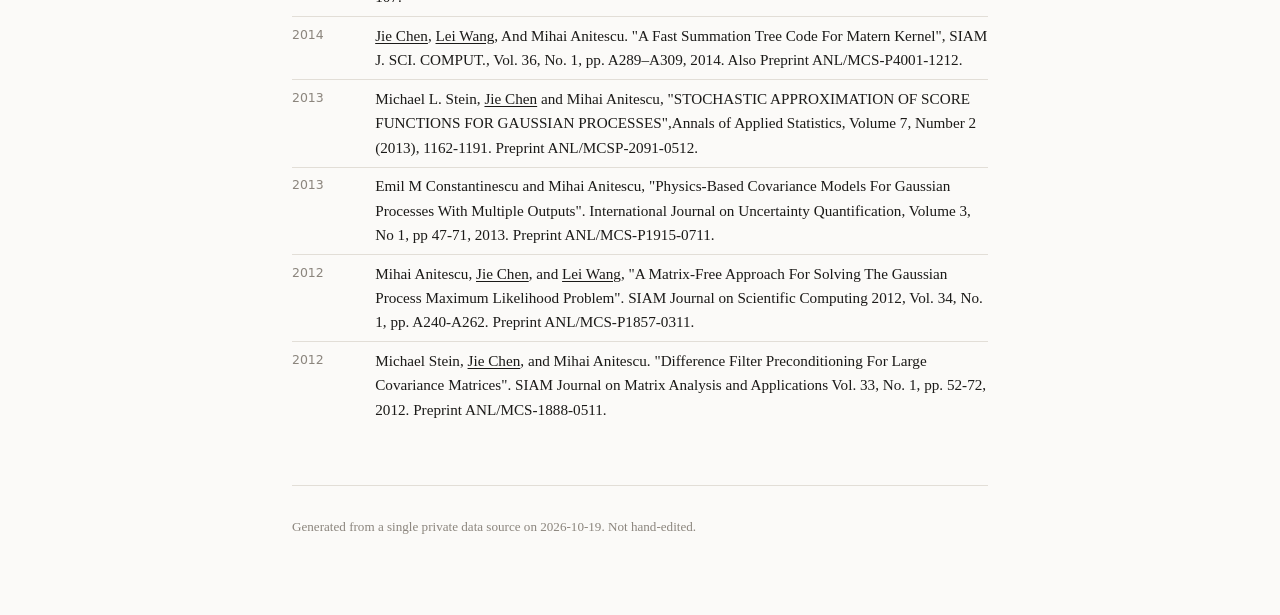
<file: topic-covariance.html>
<!doctype html>
<html lang="en">
<head>
<meta charset="utf-8">
<meta name="viewport" content="width=device-width, initial-scale=1">
<title>Scalable algorithms for Covariance Computations and Gaussian Processes — Mihai Anitescu</title>
<link rel="stylesheet" href="style.css?v=98c5d8c673">
</head>
<body>
<div class="wrap">
<header class="site">
  <h1>Mihai Anitescu</h1>
  <p class="tagline">Computational mathematics, optimization, and uncertainty quantification</p>
  <ul class="affil"><li><span class="role">Senior Computational Mathematician</span>, Mathematics and Computer Science Division, Argonne National Laboratory</li><li><span class="role">Professor (Part-Time), tenured</span>, Department of Statistics, University of Chicago</li></ul>
  <p class="contact"><a href="mailto:anitescu@mcs.anl.gov">anitescu@mcs.anl.gov</a> &nbsp;·&nbsp; <a href="http://www.mcs.anl.gov/~anitescu">http://www.mcs.anl.gov/~anitescu</a> &nbsp;·&nbsp; <a href="mihai-anitescu-cv.pdf">CV (PDF)</a></p>
</header>
<nav class="site"><a href="index.html">About</a><a href="research.html" aria-current="page">Research</a><a href="publications.html">Publications</a><a href="talks.html">Talks</a><a href="teaching.html">Teaching</a><a href="mentorship.html">Mentorship</a><a href="funding.html">Funding</a><a href="service.html">Service</a><a href="awards.html">Honors &amp; awards</a><a href="personal.html">Personal</a></nav>
<main>
<p class="construction"><strong>Under construction.</strong> These pages are generated from a migration of an older curriculum vitae and have not been fully verified. Entries may be incomplete, mis-dated or missing, and a hundred publications here were reconstructed from bibliographic databases rather than from the curriculum vitae itself.</p>

<p class="crumb"><a href="research.html#s-topics">&#8592; Research interests</a></p>
<nav class="onpage" aria-label="On this page"><a href="#open">Open problems</a>
<a href="#references">References</a></nav>
<h2 class="section">Scalable algorithms for Covariance Computations and Gaussian Processes</h2>
<p class="lede">A Gaussian process with n observations carries an n-by-n covariance matrix, and the likelihood wants its inverse and its determinant. The work is in never forming it -- and in asking a statistical question about the approximation rather than a numerical one.</p>
<div class="prose">
  <p>A Gaussian process is the default model for data indexed by space and time, and its cost is the reason it is so often abandoned. Fitting one by maximum likelihood requires the log-determinant of an n-by-n covariance matrix and the solution of linear systems in it: cubic work and quadratic storage. At the sizes that modern sensing produces -- satellite swaths, high-frequency monitoring, a power grid instrumented at every bus -- the matrix cannot be formed, let alone factored.</p>
  <p>The organizing idea of this work is that the matrix should never be formed. What an algorithm needs from a covariance matrix is products with vectors, and those can be computed in nearly linear time by exploiting the structure of the kernel; the traces and determinants that the likelihood needs can then be estimated stochastically from those products. That replaces an exact cubic computation with an inexact nearly linear one.</p>
  <p>Inexact, however, raises the question that shapes the rest of the programme, and it is a statistical question rather than a numerical one. The usual criterion -- how close is the computed estimate to the exact maximum likelihood estimate -- is the wrong one to optimize, because the exact estimate is itself only an estimate of a parameter. The right criterion is whether the cheap estimator retains the statistical efficiency of the expensive one. It can: the stochastic score-function estimators are consistent and, with enough sample vectors, asymptotically as efficient as exact maximum likelihood. This is what licenses spending a computational budget on statistical accuracy rather than on numerical accuracy, and it is the part most easily lost when the algorithms are described alone.</p>
  <p>The rest is the machinery that makes the products fast and the estimators well conditioned: tree codes that sum Matern kernels in nearly linear time (Chen, Wang and Anitescu, 2014), difference-filter preconditioners that make the linear systems tractable (Stein, Chen and Anitescu, 2012), estimating equations that avoid the inverse altogether (Anitescu, Chen and Stein, 2017), and hierarchical matrix representations that compress the far field (Geoga, Anitescu and Stein, 2020) and extend to nonstationary kernels (Beckman, Geoga, Stein and Anitescu, 2023). Together they carry the same statistical model from thousands of observations to millions.</p>
  <p>A parallel line asks where the covariance function itself should come from. A parametric family chosen for convenience is a modeling assumption like any other, and often a poor one when the field being observed obeys known physics. Covariance models derived from the governing equations (Constantinescu and Anitescu, 2013) -- including ones available only implicitly, through a solver rather than a formula (Chen and Anitescu, 2021, 2023) -- keep the physics and give up the closed form, which is exactly the trade the scalable machinery above is built to absorb.</p>
</div>
<h3 class="group" id="open">Open problems</h3>
<ul class="open">
  <li>Smoothness is the parameter that matters and the one least pinned down. Matern smoothness controls prediction, interpolation error and the behaviour of every approximation built on the kernel, and it is the hardest parameter to identify from data under infill asymptotics. What is the efficiency cost of estimating it jointly, and which approximations degrade gracefully when it is misspecified?</li>
  <li><strong>A joint theory of statistical and computational error.</strong> Stochastic trace estimation, hierarchical compression and iterative solution each introduce error with its own knob. These are currently tuned separately against numerical tolerances. What is the frontier that trades all of them against the statistical efficiency of the resulting estimator, and can a solver be told a statistical target instead of a numerical one?</li>
  <li><strong>Honest uncertainty for a randomized estimator.</strong> When the estimate depends on random probe vectors, the reported standard error must account for both sampling variability and algorithmic randomness. Reporting only the first is a systematic understatement, and it is not clear how large it is in practice.</li>
  <li><strong>Nonstationarity without hand-designed structure.</strong> Hierarchical representations extend to nonstationary kernels, but the nonstationarity still has to be specified. Can it be learned at scale, and what identifiability remains when both the mean and the local covariance are flexible?</li>
  <li><strong>Implicit physics-based covariance.</strong> When the covariance is defined by a solver, everything the estimator needs must come through that solver -- derivatives included. What is the right interface, how do adjoint and automatic-differentiation costs enter the scaling, and what happens when the solver is itself approximate?</li>
  <li><strong>Structured decompositions beyond low rank.</strong> Low rank plus diagonal is a sharper description of many empirical covariances than either piece alone, and it is a nonconvex problem with an unclear identifiability theory. When is the decomposition unique, and when does a spectral initialization land in the right basin?</li>
  <li><strong>Covariance estimation inside a decision.</strong> A covariance model is usually fitted and then used, but the use is often an optimization problem whose solution is what the estimate is really for. Which features of the covariance does the decision actually depend on, and should the estimator be aimed at those rather than at the likelihood?</li>
</ul>
<h3 class="group" id="references">References</h3>
<p class="note">Underlined authors were students or postdoctoral researchers supervised by Mihai Anitescu at the time of the main part of the work.</p>
<ul class="entries">
  <li><span class="yr">2025</span>Yeon, Kingsley, and Mihai Anitescu. "Beyond Low Rank: Fast Low-Rank + Diagonal Decomposition with a Spectral Approach." arXiv (Cornell University) (2025). doi:10.48550/arxiv.2512.17120.</li>
  <li><span class="yr">2023</span><span class="supervisee">Beckman, Paul</span> G., <span class="supervisee">Christopher J. Geoga</span>, Michael L. Stein, and Mihai Anitescu. "Scalable computations for nonstationary Gaussian processes." Statistics and Computing (2023). doi:10.1007/s11222-023-10252-0.</li>
  <li><span class="yr">2023</span><span class="supervisee">Chen, Yian</span>, and Mihai Anitescu. "Scalable Physics-Based Maximum Likelihood Estimation Using Hierarchical Matrices." SIAM/ASA Journal on Uncertainty Quantification (2023). doi:10.1137/21m1458880.</li>
  <li><span class="yr">2021</span><span class="supervisee">Chen, Yian</span>, and Mihai Anitescu. "SCALABLE GAUSSIAN PROCESS ANALYSIS FOR IMPLICIT PHYSICS-BASED COVARIANCE MODELS." International Journal for Uncertainty Quantification (2021). doi:10.1615/int.j.uncertaintyquantification.2021036657.</li>
  <li><span class="yr">2021</span><span class="supervisee">Lenzi, Amanda</span>, <span class="supervisee">Julie Bessac</span>, and Mihai Anitescu. "Power grid frequency prediction using spatiotemporal modeling." Statistical Analysis and Data Mining: The ASA Data Science Journal (2021). doi:10.1002/sam.11535.</li>
  <li><span class="yr">2020</span><span class="supervisee">Geoga, Christopher J.</span>, Mihai Anitescu, and Michael L. Stein. "Scalable Gaussian process computations using hierarchical matrices." Journal of Computational and Graphical Statistics 29, no. 2 (2020): 227-237.</li>
  <li><span class="yr">2020</span><span class="supervisee">Geoga, Christopher J.</span>, Mihai Anitescu, and Michael L. Stein. "Flexible nonstationary spatio-temporal modeling of high-frequency monitoring data". To appear in Environmetrics. arXiv preprint arXiv:2007.11418 (2020).</li>
  <li><span class="yr">2017</span>Anitescu, Mihai, <span class="supervisee">Jie Chen</span>, and Michael L. Stein. "An inversion-free estimating equations approach for gaussian process models." Journal of Computational and Graphical Statistics 26.1 (2017): 98-107.</li>
  <li><span class="yr">2014</span><span class="supervisee">Jie Chen</span>, <span class="supervisee">Lei Wang</span>, And Mihai Anitescu. "A Fast Summation Tree Code For Matern Kernel", SIAM J. SCI. COMPUT., Vol. 36, No. 1, pp. A289–A309, 2014. Also Preprint ANL/MCS-P4001-1212.</li>
  <li><span class="yr">2013</span>Michael L. Stein, <span class="supervisee">Jie Chen</span> and Mihai Anitescu, "STOCHASTIC APPROXIMATION OF SCORE FUNCTIONS FOR GAUSSIAN PROCESSES",Annals of Applied Statistics, Volume 7, Number 2 (2013), 1162-1191. Preprint ANL/MCSP-2091-0512.</li>
  <li><span class="yr">2013</span>Emil M Constantinescu and Mihai Anitescu, "Physics-Based Covariance Models For Gaussian Processes With Multiple Outputs". International Journal on Uncertainty Quantification, Volume 3, No 1, pp 47-71, 2013. Preprint ANL/MCS-P1915-0711.</li>
  <li><span class="yr">2012</span>Mihai Anitescu, <span class="supervisee">Jie Chen</span>, and <span class="supervisee">Lei Wang</span>, "A Matrix-Free Approach For Solving The Gaussian Process Maximum Likelihood Problem". SIAM Journal on Scientific Computing 2012, Vol. 34, No. 1, pp. A240-A262. Preprint ANL/MCS-P1857-0311.</li>
  <li><span class="yr">2012</span>Michael Stein, <span class="supervisee">Jie Chen</span>, and Mihai Anitescu. "Difference Filter Preconditioning For Large Covariance Matrices". SIAM Journal on Matrix Analysis and Applications Vol. 33, No. 1, pp. 52-72, 2012. Preprint ANL/MCS-1888-0511.</li>
</ul>
</main>
<footer class="site">
  <p>Generated from a single private data source on 2026-10-19. Not hand-edited.</p>
</footer>
</div>
</body>
</html>
</file>
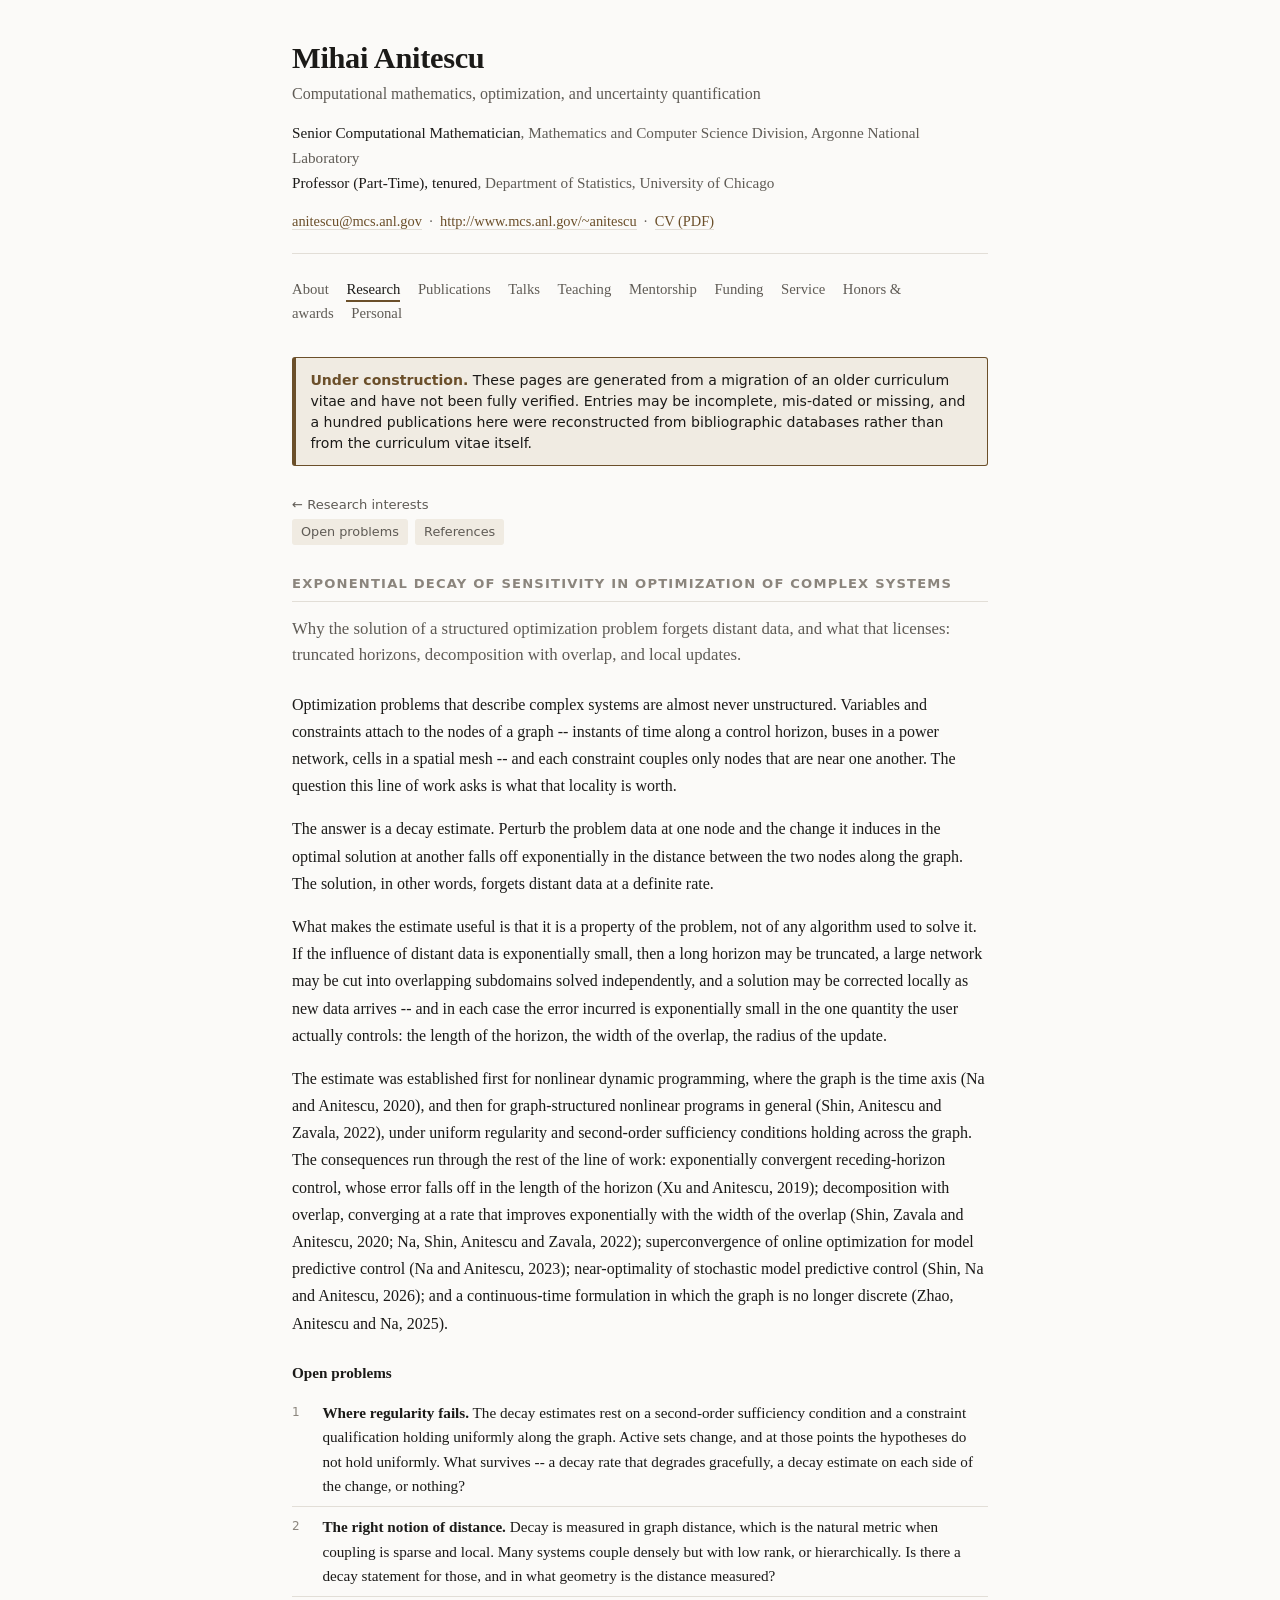
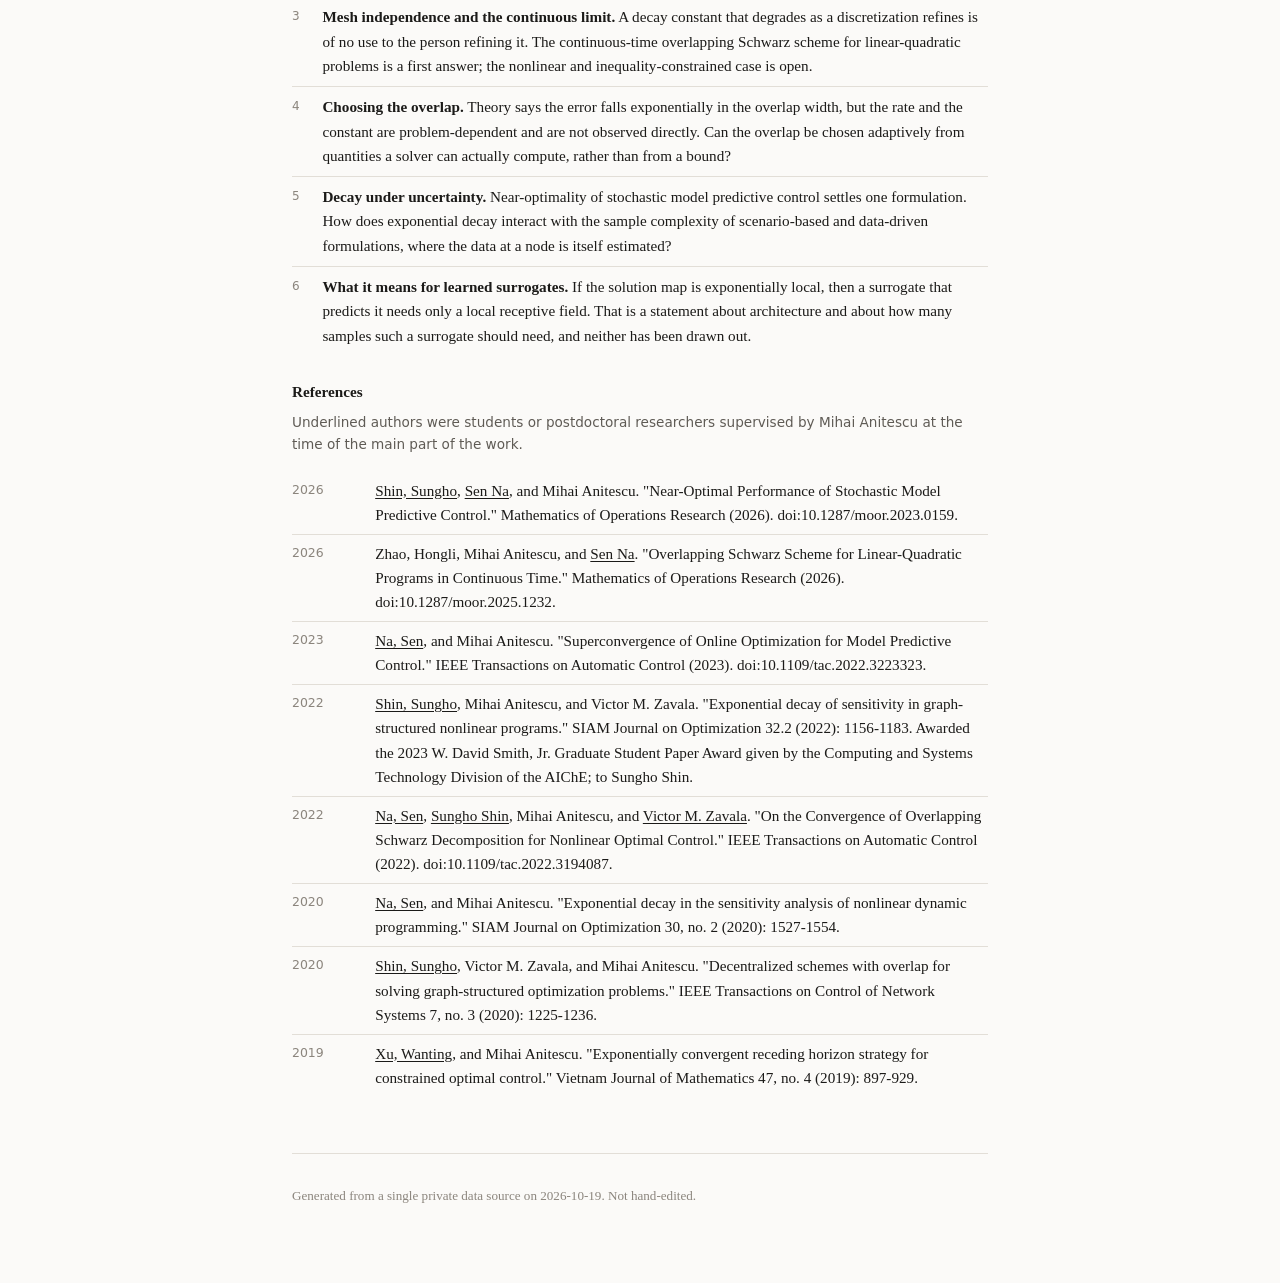
<file: topic-eds.html>
<!doctype html>
<html lang="en">
<head>
<meta charset="utf-8">
<meta name="viewport" content="width=device-width, initial-scale=1">
<title>Exponential Decay of Sensitivity in Optimization of Complex Systems — Mihai Anitescu</title>
<link rel="stylesheet" href="style.css?v=98c5d8c673">
</head>
<body>
<div class="wrap">
<header class="site">
  <h1>Mihai Anitescu</h1>
  <p class="tagline">Computational mathematics, optimization, and uncertainty quantification</p>
  <ul class="affil"><li><span class="role">Senior Computational Mathematician</span>, Mathematics and Computer Science Division, Argonne National Laboratory</li><li><span class="role">Professor (Part-Time), tenured</span>, Department of Statistics, University of Chicago</li></ul>
  <p class="contact"><a href="mailto:anitescu@mcs.anl.gov">anitescu@mcs.anl.gov</a> &nbsp;·&nbsp; <a href="http://www.mcs.anl.gov/~anitescu">http://www.mcs.anl.gov/~anitescu</a> &nbsp;·&nbsp; <a href="mihai-anitescu-cv.pdf">CV (PDF)</a></p>
</header>
<nav class="site"><a href="index.html">About</a><a href="research.html" aria-current="page">Research</a><a href="publications.html">Publications</a><a href="talks.html">Talks</a><a href="teaching.html">Teaching</a><a href="mentorship.html">Mentorship</a><a href="funding.html">Funding</a><a href="service.html">Service</a><a href="awards.html">Honors &amp; awards</a><a href="personal.html">Personal</a></nav>
<main>
<p class="construction"><strong>Under construction.</strong> These pages are generated from a migration of an older curriculum vitae and have not been fully verified. Entries may be incomplete, mis-dated or missing, and a hundred publications here were reconstructed from bibliographic databases rather than from the curriculum vitae itself.</p>

<p class="crumb"><a href="research.html#s-topics">&#8592; Research interests</a></p>
<nav class="onpage" aria-label="On this page"><a href="#open">Open problems</a>
<a href="#references">References</a></nav>
<h2 class="section">Exponential Decay of Sensitivity in Optimization of Complex Systems</h2>
<p class="lede">Why the solution of a structured optimization problem forgets distant data, and what that licenses: truncated horizons, decomposition with overlap, and local updates.</p>
<div class="prose">
  <p>Optimization problems that describe complex systems are almost never unstructured. Variables and constraints attach to the nodes of a graph -- instants of time along a control horizon, buses in a power network, cells in a spatial mesh -- and each constraint couples only nodes that are near one another. The question this line of work asks is what that locality is worth.</p>
  <p>The answer is a decay estimate. Perturb the problem data at one node and the change it induces in the optimal solution at another falls off exponentially in the distance between the two nodes along the graph. The solution, in other words, forgets distant data at a definite rate.</p>
  <p>What makes the estimate useful is that it is a property of the problem, not of any algorithm used to solve it. If the influence of distant data is exponentially small, then a long horizon may be truncated, a large network may be cut into overlapping subdomains solved independently, and a solution may be corrected locally as new data arrives -- and in each case the error incurred is exponentially small in the one quantity the user actually controls: the length of the horizon, the width of the overlap, the radius of the update.</p>
  <p>The estimate was established first for nonlinear dynamic programming, where the graph is the time axis (Na and Anitescu, 2020), and then for graph-structured nonlinear programs in general (Shin, Anitescu and Zavala, 2022), under uniform regularity and second-order sufficiency conditions holding across the graph. The consequences run through the rest of the line of work: exponentially convergent receding-horizon control, whose error falls off in the length of the horizon (Xu and Anitescu, 2019); decomposition with overlap, converging at a rate that improves exponentially with the width of the overlap (Shin, Zavala and Anitescu, 2020; Na, Shin, Anitescu and Zavala, 2022); superconvergence of online optimization for model predictive control (Na and Anitescu, 2023); near-optimality of stochastic model predictive control (Shin, Na and Anitescu, 2026); and a continuous-time formulation in which the graph is no longer discrete (Zhao, Anitescu and Na, 2025).</p>
</div>
<h3 class="group" id="open">Open problems</h3>
<ul class="open">
  <li><strong>Where regularity fails.</strong> The decay estimates rest on a second-order sufficiency condition and a constraint qualification holding uniformly along the graph. Active sets change, and at those points the hypotheses do not hold uniformly. What survives -- a decay rate that degrades gracefully, a decay estimate on each side of the change, or nothing?</li>
  <li><strong>The right notion of distance.</strong> Decay is measured in graph distance, which is the natural metric when coupling is sparse and local. Many systems couple densely but with low rank, or hierarchically. Is there a decay statement for those, and in what geometry is the distance measured?</li>
  <li><strong>Mesh independence and the continuous limit.</strong> A decay constant that degrades as a discretization refines is of no use to the person refining it. The continuous-time overlapping Schwarz scheme for linear-quadratic problems is a first answer; the nonlinear and inequality-constrained case is open.</li>
  <li><strong>Choosing the overlap.</strong> Theory says the error falls exponentially in the overlap width, but the rate and the constant are problem-dependent and are not observed directly. Can the overlap be chosen adaptively from quantities a solver can actually compute, rather than from a bound?</li>
  <li><strong>Decay under uncertainty.</strong> Near-optimality of stochastic model predictive control settles one formulation. How does exponential decay interact with the sample complexity of scenario-based and data-driven formulations, where the data at a node is itself estimated?</li>
  <li><strong>What it means for learned surrogates.</strong> If the solution map is exponentially local, then a surrogate that predicts it needs only a local receptive field. That is a statement about architecture and about how many samples such a surrogate should need, and neither has been drawn out.</li>
</ul>
<h3 class="group" id="references">References</h3>
<p class="note">Underlined authors were students or postdoctoral researchers supervised by Mihai Anitescu at the time of the main part of the work.</p>
<ul class="entries">
  <li><span class="yr">2026</span><span class="supervisee">Shin, Sungho</span>, <span class="supervisee">Sen Na</span>, and Mihai Anitescu. "Near-Optimal Performance of Stochastic Model Predictive Control." Mathematics of Operations Research (2026). doi:10.1287/moor.2023.0159.</li>
  <li><span class="yr">2026</span>Zhao, Hongli, Mihai Anitescu, and <span class="supervisee">Sen Na</span>. "Overlapping Schwarz Scheme for Linear-Quadratic Programs in Continuous Time." Mathematics of Operations Research (2026). doi:10.1287/moor.2025.1232.</li>
  <li><span class="yr">2023</span><span class="supervisee">Na, Sen</span>, and Mihai Anitescu. "Superconvergence of Online Optimization for Model Predictive Control." IEEE Transactions on Automatic Control (2023). doi:10.1109/tac.2022.3223323.</li>
  <li><span class="yr">2022</span><span class="supervisee">Shin, Sungho</span>, Mihai Anitescu, and Victor M. Zavala. "Exponential decay of sensitivity in graph-structured nonlinear programs." SIAM Journal on Optimization 32.2 (2022): 1156-1183. Awarded the 2023 W. David Smith, Jr. Graduate Student Paper Award given by the Computing and Systems Technology Division of the AIChE; to Sungho Shin.</li>
  <li><span class="yr">2022</span><span class="supervisee">Na, Sen</span>, <span class="supervisee">Sungho Shin</span>, Mihai Anitescu, and <span class="supervisee">Victor M. Zavala</span>. "On the Convergence of Overlapping Schwarz Decomposition for Nonlinear Optimal Control." IEEE Transactions on Automatic Control (2022). doi:10.1109/tac.2022.3194087.</li>
  <li><span class="yr">2020</span><span class="supervisee">Na, Sen</span>, and Mihai Anitescu. "Exponential decay in the sensitivity analysis of nonlinear dynamic programming." SIAM Journal on Optimization 30, no. 2 (2020): 1527-1554.</li>
  <li><span class="yr">2020</span><span class="supervisee">Shin, Sungho</span>, Victor M. Zavala, and Mihai Anitescu. "Decentralized schemes with overlap for solving graph-structured optimization problems." IEEE Transactions on Control of Network Systems 7, no. 3 (2020): 1225-1236.</li>
  <li><span class="yr">2019</span><span class="supervisee">Xu, Wanting</span>, and Mihai Anitescu. "Exponentially convergent receding horizon strategy for constrained optimal control." Vietnam Journal of Mathematics 47, no. 4 (2019): 897-929.</li>
</ul>
</main>
<footer class="site">
  <p>Generated from a single private data source on 2026-10-19. Not hand-edited.</p>
</footer>
</div>
</body>
</html>
</file>
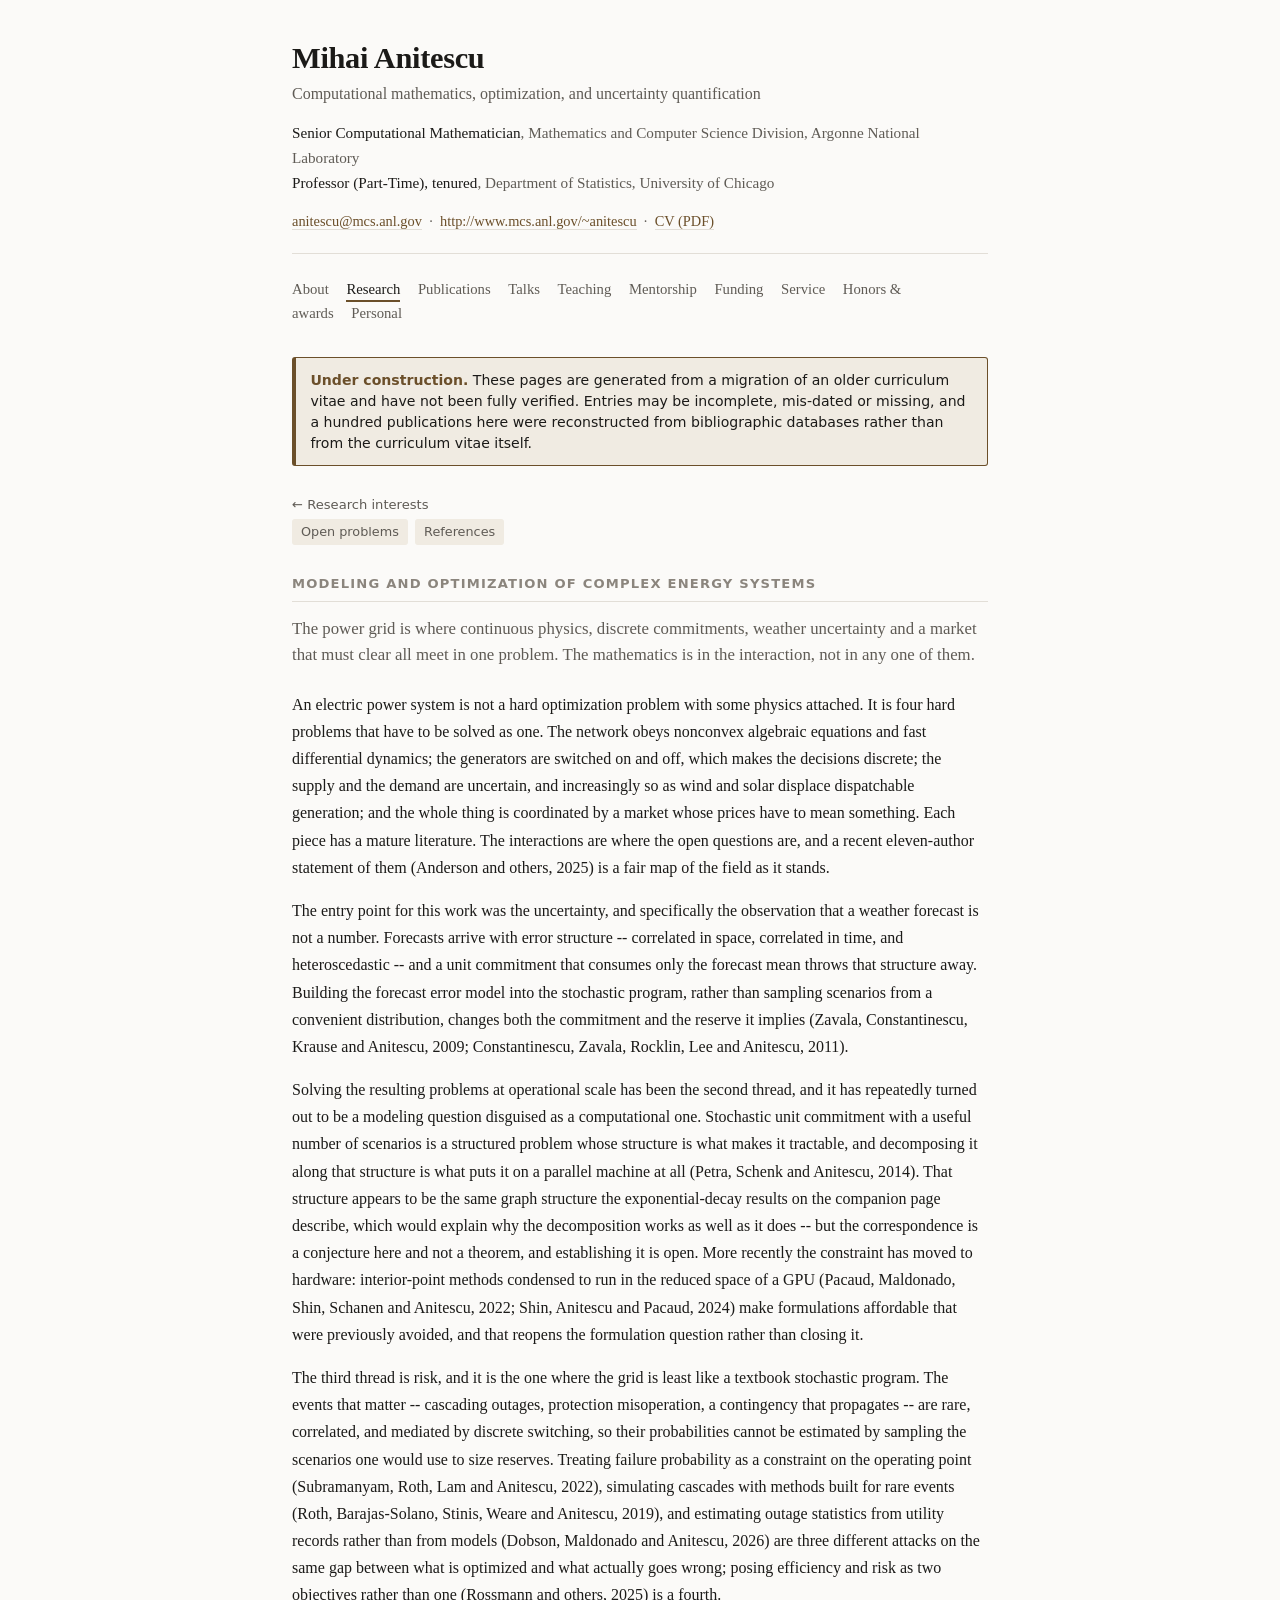
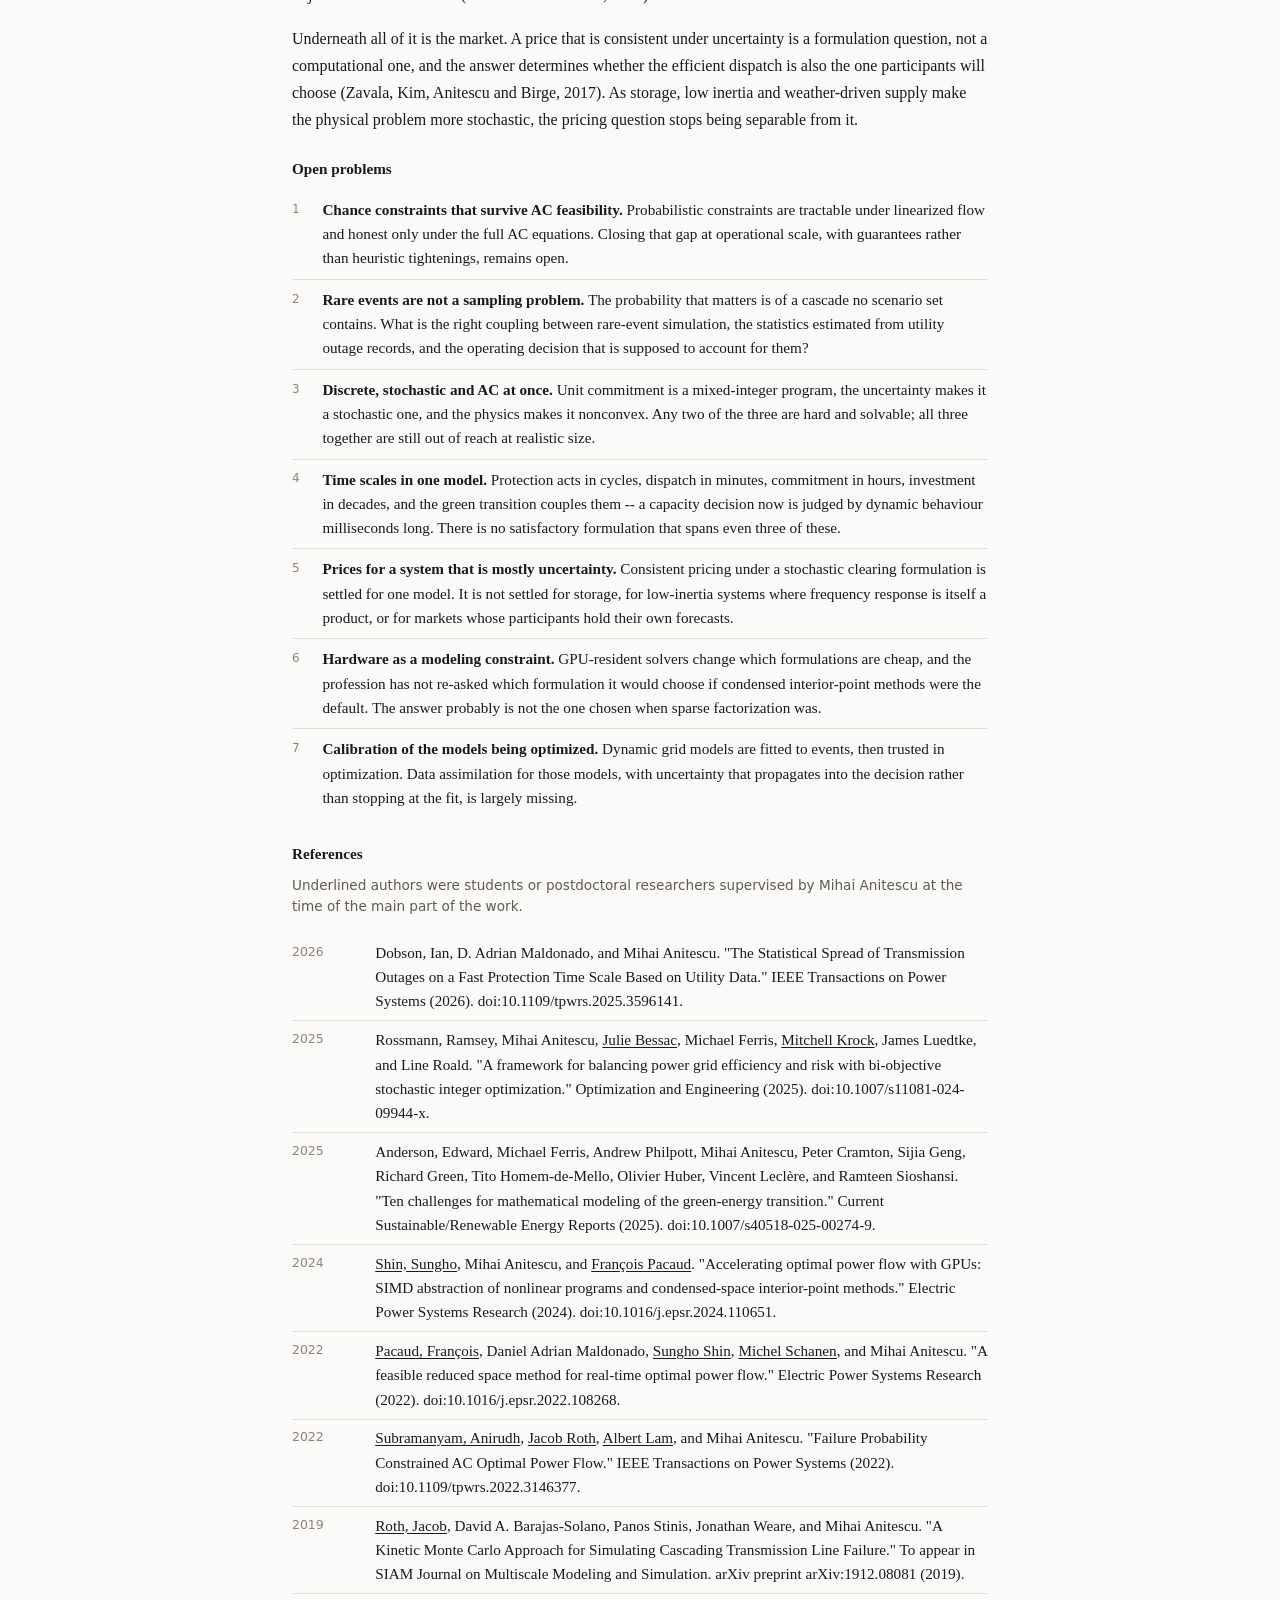
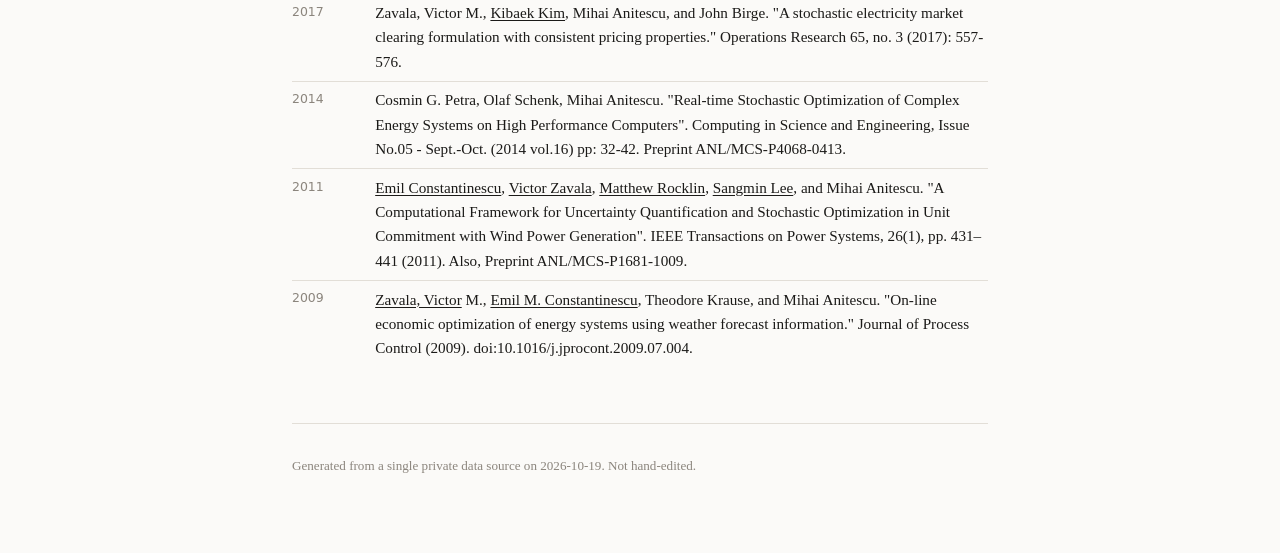
<file: topic-energy.html>
<!doctype html>
<html lang="en">
<head>
<meta charset="utf-8">
<meta name="viewport" content="width=device-width, initial-scale=1">
<title>Modeling and Optimization of Complex Energy Systems — Mihai Anitescu</title>
<link rel="stylesheet" href="style.css?v=98c5d8c673">
</head>
<body>
<div class="wrap">
<header class="site">
  <h1>Mihai Anitescu</h1>
  <p class="tagline">Computational mathematics, optimization, and uncertainty quantification</p>
  <ul class="affil"><li><span class="role">Senior Computational Mathematician</span>, Mathematics and Computer Science Division, Argonne National Laboratory</li><li><span class="role">Professor (Part-Time), tenured</span>, Department of Statistics, University of Chicago</li></ul>
  <p class="contact"><a href="mailto:anitescu@mcs.anl.gov">anitescu@mcs.anl.gov</a> &nbsp;·&nbsp; <a href="http://www.mcs.anl.gov/~anitescu">http://www.mcs.anl.gov/~anitescu</a> &nbsp;·&nbsp; <a href="mihai-anitescu-cv.pdf">CV (PDF)</a></p>
</header>
<nav class="site"><a href="index.html">About</a><a href="research.html" aria-current="page">Research</a><a href="publications.html">Publications</a><a href="talks.html">Talks</a><a href="teaching.html">Teaching</a><a href="mentorship.html">Mentorship</a><a href="funding.html">Funding</a><a href="service.html">Service</a><a href="awards.html">Honors &amp; awards</a><a href="personal.html">Personal</a></nav>
<main>
<p class="construction"><strong>Under construction.</strong> These pages are generated from a migration of an older curriculum vitae and have not been fully verified. Entries may be incomplete, mis-dated or missing, and a hundred publications here were reconstructed from bibliographic databases rather than from the curriculum vitae itself.</p>

<p class="crumb"><a href="research.html#s-topics">&#8592; Research interests</a></p>
<nav class="onpage" aria-label="On this page"><a href="#open">Open problems</a>
<a href="#references">References</a></nav>
<h2 class="section">Modeling and Optimization of Complex Energy Systems</h2>
<p class="lede">The power grid is where continuous physics, discrete commitments, weather uncertainty and a market that must clear all meet in one problem. The mathematics is in the interaction, not in any one of them.</p>
<div class="prose">
  <p>An electric power system is not a hard optimization problem with some physics attached. It is four hard problems that have to be solved as one. The network obeys nonconvex algebraic equations and fast differential dynamics; the generators are switched on and off, which makes the decisions discrete; the supply and the demand are uncertain, and increasingly so as wind and solar displace dispatchable generation; and the whole thing is coordinated by a market whose prices have to mean something. Each piece has a mature literature. The interactions are where the open questions are, and a recent eleven-author statement of them (Anderson and others, 2025) is a fair map of the field as it stands.</p>
  <p>The entry point for this work was the uncertainty, and specifically the observation that a weather forecast is not a number. Forecasts arrive with error structure -- correlated in space, correlated in time, and heteroscedastic -- and a unit commitment that consumes only the forecast mean throws that structure away. Building the forecast error model into the stochastic program, rather than sampling scenarios from a convenient distribution, changes both the commitment and the reserve it implies (Zavala, Constantinescu, Krause and Anitescu, 2009; Constantinescu, Zavala, Rocklin, Lee and Anitescu, 2011).</p>
  <p>Solving the resulting problems at operational scale has been the second thread, and it has repeatedly turned out to be a modeling question disguised as a computational one. Stochastic unit commitment with a useful number of scenarios is a structured problem whose structure is what makes it tractable, and decomposing it along that structure is what puts it on a parallel machine at all (Petra, Schenk and Anitescu, 2014). That structure appears to be the same graph structure the exponential-decay results on the companion page describe, which would explain why the decomposition works as well as it does -- but the correspondence is a conjecture here and not a theorem, and establishing it is open. More recently the constraint has moved to hardware: interior-point methods condensed to run in the reduced space of a GPU (Pacaud, Maldonado, Shin, Schanen and Anitescu, 2022; Shin, Anitescu and Pacaud, 2024) make formulations affordable that were previously avoided, and that reopens the formulation question rather than closing it.</p>
  <p>The third thread is risk, and it is the one where the grid is least like a textbook stochastic program. The events that matter -- cascading outages, protection misoperation, a contingency that propagates -- are rare, correlated, and mediated by discrete switching, so their probabilities cannot be estimated by sampling the scenarios one would use to size reserves. Treating failure probability as a constraint on the operating point (Subramanyam, Roth, Lam and Anitescu, 2022), simulating cascades with methods built for rare events (Roth, Barajas-Solano, Stinis, Weare and Anitescu, 2019), and estimating outage statistics from utility records rather than from models (Dobson, Maldonado and Anitescu, 2026) are three different attacks on the same gap between what is optimized and what actually goes wrong; posing efficiency and risk as two objectives rather than one (Rossmann and others, 2025) is a fourth.</p>
  <p>Underneath all of it is the market. A price that is consistent under uncertainty is a formulation question, not a computational one, and the answer determines whether the efficient dispatch is also the one participants will choose (Zavala, Kim, Anitescu and Birge, 2017). As storage, low inertia and weather-driven supply make the physical problem more stochastic, the pricing question stops being separable from it.</p>
</div>
<h3 class="group" id="open">Open problems</h3>
<ul class="open">
  <li><strong>Chance constraints that survive AC feasibility.</strong> Probabilistic constraints are tractable under linearized flow and honest only under the full AC equations. Closing that gap at operational scale, with guarantees rather than heuristic tightenings, remains open.</li>
  <li><strong>Rare events are not a sampling problem.</strong> The probability that matters is of a cascade no scenario set contains. What is the right coupling between rare-event simulation, the statistics estimated from utility outage records, and the operating decision that is supposed to account for them?</li>
  <li><strong>Discrete, stochastic and AC at once.</strong> Unit commitment is a mixed-integer program, the uncertainty makes it a stochastic one, and the physics makes it nonconvex. Any two of the three are hard and solvable; all three together are still out of reach at realistic size.</li>
  <li><strong>Time scales in one model.</strong> Protection acts in cycles, dispatch in minutes, commitment in hours, investment in decades, and the green transition couples them -- a capacity decision now is judged by dynamic behaviour milliseconds long. There is no satisfactory formulation that spans even three of these.</li>
  <li><strong>Prices for a system that is mostly uncertainty.</strong> Consistent pricing under a stochastic clearing formulation is settled for one model. It is not settled for storage, for low-inertia systems where frequency response is itself a product, or for markets whose participants hold their own forecasts.</li>
  <li><strong>Hardware as a modeling constraint.</strong> GPU-resident solvers change which formulations are cheap, and the profession has not re-asked which formulation it would choose if condensed interior-point methods were the default. The answer probably is not the one chosen when sparse factorization was.</li>
  <li><strong>Calibration of the models being optimized.</strong> Dynamic grid models are fitted to events, then trusted in optimization. Data assimilation for those models, with uncertainty that propagates into the decision rather than stopping at the fit, is largely missing.</li>
</ul>
<h3 class="group" id="references">References</h3>
<p class="note">Underlined authors were students or postdoctoral researchers supervised by Mihai Anitescu at the time of the main part of the work.</p>
<ul class="entries">
  <li><span class="yr">2026</span>Dobson, Ian, D. Adrian Maldonado, and Mihai Anitescu. "The Statistical Spread of Transmission Outages on a Fast Protection Time Scale Based on Utility Data." IEEE Transactions on Power Systems (2026). doi:10.1109/tpwrs.2025.3596141.</li>
  <li><span class="yr">2025</span>Rossmann, Ramsey, Mihai Anitescu, <span class="supervisee">Julie Bessac</span>, Michael Ferris, <span class="supervisee">Mitchell Krock</span>, James Luedtke, and Line Roald. "A framework for balancing power grid efficiency and risk with bi-objective stochastic integer optimization." Optimization and Engineering (2025). doi:10.1007/s11081-024-09944-x.</li>
  <li><span class="yr">2025</span>Anderson, Edward, Michael Ferris, Andrew Philpott, Mihai Anitescu, Peter Cramton, Sijia Geng, Richard Green, Tito Homem-de-Mello, Olivier Huber, Vincent Leclère, and Ramteen Sioshansi. "Ten challenges for mathematical modeling of the green-energy transition." Current Sustainable/Renewable Energy Reports (2025). doi:10.1007/s40518-025-00274-9.</li>
  <li><span class="yr">2024</span><span class="supervisee">Shin, Sungho</span>, Mihai Anitescu, and <span class="supervisee">François Pacaud</span>. "Accelerating optimal power flow with GPUs: SIMD abstraction of nonlinear programs and condensed-space interior-point methods." Electric Power Systems Research (2024). doi:10.1016/j.epsr.2024.110651.</li>
  <li><span class="yr">2022</span><span class="supervisee">Pacaud, François</span>, Daniel Adrian Maldonado, <span class="supervisee">Sungho Shin</span>, <span class="supervisee">Michel Schanen</span>, and Mihai Anitescu. "A feasible reduced space method for real-time optimal power flow." Electric Power Systems Research (2022). doi:10.1016/j.epsr.2022.108268.</li>
  <li><span class="yr">2022</span><span class="supervisee">Subramanyam, Anirudh</span>, <span class="supervisee">Jacob Roth</span>, <span class="supervisee">Albert Lam</span>, and Mihai Anitescu. "Failure Probability Constrained AC Optimal Power Flow." IEEE Transactions on Power Systems (2022). doi:10.1109/tpwrs.2022.3146377.</li>
  <li><span class="yr">2019</span><span class="supervisee">Roth, Jacob</span>, David A. Barajas-Solano, Panos Stinis, Jonathan Weare, and Mihai Anitescu. "A Kinetic Monte Carlo Approach for Simulating Cascading Transmission Line Failure." To appear in SIAM Journal on Multiscale Modeling and Simulation. arXiv preprint arXiv:1912.08081 (2019).</li>
  <li><span class="yr">2017</span>Zavala, Victor M., <span class="supervisee">Kibaek Kim</span>, Mihai Anitescu, and John Birge. "A stochastic electricity market clearing formulation with consistent pricing properties." Operations Research 65, no. 3 (2017): 557-576.</li>
  <li><span class="yr">2014</span>Cosmin G. Petra, Olaf Schenk, Mihai Anitescu. "Real-time Stochastic Optimization of Complex Energy Systems on High Performance Computers". Computing in Science and Engineering, Issue No.05 - Sept.-Oct. (2014 vol.16) pp: 32-42. Preprint ANL/MCS-P4068-0413.</li>
  <li><span class="yr">2011</span><span class="supervisee">Emil Constantinescu</span>, <span class="supervisee">Victor Zavala</span>, <span class="supervisee">Matthew Rocklin</span>, <span class="supervisee">Sangmin Lee</span>, and Mihai Anitescu. "A Computational Framework for Uncertainty Quantification and Stochastic Optimization in Unit Commitment with Wind Power Generation". IEEE Transactions on Power Systems, 26(1), pp. 431–441 (2011). Also, Preprint ANL/MCS-P1681-1009.</li>
  <li><span class="yr">2009</span><span class="supervisee">Zavala, Victor</span> M., <span class="supervisee">Emil M. Constantinescu</span>, Theodore Krause, and Mihai Anitescu. "On-line economic optimization of energy systems using weather forecast information." Journal of Process Control (2009). doi:10.1016/j.jprocont.2009.07.004.</li>
</ul>
</main>
<footer class="site">
  <p>Generated from a single private data source on 2026-10-19. Not hand-edited.</p>
</footer>
</div>
</body>
</html>
</file>
<file: style.css>
:root {
  --bg: #fbfaf8;
  --surface: #ffffff;
  --ink: #1b1a18;
  --muted: #5f5b55;
  --faint: #8b857d;
  --rule: #e2ded7;
  --accent: #6b4f2a;
  --accent-soft: #f0ebe2;
}

@media (prefers-color-scheme: dark) {
  :root:not([data-theme="light"]) {
    --bg: #14130f;
    --surface: #1b1a16;
    --ink: #eae6df;
    --muted: #a9a299;
    --faint: #7d766c;
    --rule: #2e2b25;
    --accent: #c9a56a;
    --accent-soft: #241f16;
  }
}

* { box-sizing: border-box; }

body {
  margin: 0;
  background: var(--bg);
  color: var(--ink);
  font: 16px/1.6 "Iowan Old Style", "Palatino Linotype", Palatino, Georgia, serif;
  -webkit-text-size-adjust: 100%;
}

.wrap { max-width: 46rem; margin: 0 auto; padding: 2.5rem 1.25rem 4rem; }

header.site { border-bottom: 1px solid var(--rule); padding-bottom: 1.25rem; margin-bottom: 1.5rem; }
header.site h1 { font-size: 1.9rem; line-height: 1.2; margin: 0 0 .3rem; letter-spacing: -.01em; }
header.site .tagline { color: var(--muted); font-size: 1rem; margin: 0 0 .9rem; }

.affil { list-style: none; margin: 0 0 .9rem; padding: 0; font-size: .95rem; color: var(--muted); }
.affil li { margin: .1rem 0; }
.affil .role { color: var(--ink); }

.contact { font-size: .9rem; color: var(--muted); margin: 0; }
.contact a { color: var(--accent); text-decoration: none; border-bottom: 1px solid var(--rule); }
.contact a:hover { border-bottom-color: var(--accent); }

nav.site { margin: 0 0 2rem; font-size: .92rem; }
nav.site a {
  color: var(--muted); text-decoration: none; margin-right: 1.1rem;
  padding-bottom: .15rem; border-bottom: 2px solid transparent;
}
nav.site a:hover { color: var(--ink); }
nav.site a[aria-current="page"] { color: var(--ink); border-bottom-color: var(--accent); }

h2.section {
  font-size: .82rem; text-transform: uppercase; letter-spacing: .09em;
  color: var(--faint); font-weight: 600; margin: 2.4rem 0 .9rem;
  padding-bottom: .4rem; border-bottom: 1px solid var(--rule);
  font-family: system-ui, -apple-system, "Segoe UI", sans-serif;
}
h2.section:first-of-type { margin-top: 1rem; }

h3.group {
  font-size: .95rem; font-weight: 600; margin: 1.5rem 0 .5rem; color: var(--ink);
}

/* Width of the year gutter. It must clear the widest cell the data can produce, which is
   a full range like "1998–2009" -- 9 characters plus an en dash at .78rem, about 3.9rem.
   The gutter was 3.6rem and those ranges collided with the entry text; mentorship and
   funding are where it showed, because their years are ranges and publications' are not.
   Keep the two values in step: the entry's padding is this plus the column gap. */
:root { --yr-col: 4.3rem; }

ul.entries { list-style: none; margin: 0; padding: 0; }
ul.entries li {
  position: relative; padding: .42rem 0 .42rem calc(var(--yr-col) + .9rem);
  border-bottom: 1px solid var(--rule); font-size: .95rem;
}
ul.entries li:last-child { border-bottom: none; }

.yr {
  position: absolute; left: 0; top: .48rem; width: var(--yr-col);
  white-space: nowrap; overflow: hidden;
  font-size: .78rem; color: var(--faint); font-variant-numeric: tabular-nums;
  font-family: system-ui, -apple-system, "Segoe UI", sans-serif;
}

/* Banner on every page: the site is a migration in progress and says so. */
p.construction {
  margin: 0 0 1.75rem; padding: .7rem .9rem; font-size: .88rem; line-height: 1.5;
  border: 1px solid var(--accent); border-left-width: 4px; border-radius: 3px;
  background: var(--accent-soft); color: var(--ink);
  font-family: system-ui, -apple-system, "Segoe UI", sans-serif;
}
p.construction strong { color: var(--accent); }

/* The About page: prose bullets from profile.yaml, then counted figures. */
ul.summary, ul.glance { list-style: none; margin: 0 0 1.5rem; padding: 0; }
ul.summary li, ul.glance li {
  position: relative; padding: .3rem 0 .3rem 1.1rem; font-size: .95rem;
}
ul.summary li::before, ul.glance li::before {
  content: "—"; position: absolute; left: 0; color: var(--faint);
}
ul.glance li { font-family: system-ui, -apple-system, "Segoe UI", sans-serif;
  font-size: .9rem; }
ul.glance strong { font-variant-numeric: tabular-nums; }

.supervisee { text-decoration: underline; text-underline-offset: 2px; }

/* The legend under a section heading that explains a mark used in the list below it. */
p.note {
  font-size: .85rem; color: var(--muted); margin: 0 0 1rem;
  font-family: system-ui, -apple-system, "Segoe UI", sans-serif;
}

.tag {
  display: inline-block; font-size: .72rem; padding: .05rem .4rem; margin-left: .35rem;
  background: var(--accent-soft); color: var(--accent); border-radius: 3px;
  font-family: system-ui, -apple-system, "Segoe UI", sans-serif; vertical-align: .07em;
}

/* --- in-page navigation -------------------------------------------------------------
   The jump strip at the top of a long page. Deliberately unlike nav.site: no underline
   on the current item, smaller, and set in the same accent-soft chip the rest of the
   page uses for secondary furniture, so a reader never mistakes it for the site nav one
   line above it. It wraps, because the publications page contributes eight of them. */
nav.onpage {
  display: flex; flex-wrap: wrap; gap: .3rem .45rem;
  margin: 0 0 1.75rem; font-size: .8rem;
  font-family: system-ui, -apple-system, "Segoe UI", sans-serif;
}
nav.onpage a {
  color: var(--muted); text-decoration: none;
  padding: .12rem .5rem; border-radius: 3px;
  background: var(--accent-soft); border: 1px solid transparent;
}
nav.onpage a:hover { color: var(--accent); border-color: var(--rule); }

/* A heading jumped to should not sit flush against the top of the viewport. */
h2.section[id], h3.group[id] { scroll-margin-top: 1rem; }

/* --- research topics ------------------------------------------------------------------
   The list on the research page, and the per-topic pages it links to. A topic with no
   prose written yet prints as `.pending`: present, visibly not a link, and not a promise
   of a page that does not exist. */
ul.topics { list-style: none; margin: 0 0 1.5rem; padding: 0; }
ul.topics li {
  padding: .65rem 0; border-bottom: 1px solid var(--rule);
  display: flex; flex-direction: column; gap: .2rem;
}
ul.topics li:last-child { border-bottom: none; }
ul.topics .ttitle { font-size: 1.02rem; line-height: 1.35; }
ul.topics .ttitle a {
  color: var(--accent); text-decoration: none; border-bottom: 1px solid var(--rule);
}
ul.topics .ttitle a:hover { border-bottom-color: var(--accent); }
ul.topics .pending { color: var(--faint); }
ul.topics .pending::after {
  content: "in preparation"; font-size: .72rem; margin-left: .5rem;
  padding: .05rem .4rem; border-radius: 3px; vertical-align: .07em;
  background: var(--accent-soft); color: var(--faint);
  font-family: system-ui, -apple-system, "Segoe UI", sans-serif;
}
ul.topics .tblurb {
  font-size: .85rem; color: var(--muted);
  font-family: system-ui, -apple-system, "Segoe UI", sans-serif;
}

p.crumb {
  margin: 0 0 .25rem; font-size: .82rem;
  font-family: system-ui, -apple-system, "Segoe UI", sans-serif;
}
p.crumb a { color: var(--muted); text-decoration: none; }
p.crumb a:hover { color: var(--accent); }

p.lede { font-size: 1.05rem; line-height: 1.55; color: var(--muted); margin: 0 0 1.4rem; }

.prose p { margin: 0 0 1rem; font-size: 1rem; line-height: 1.7; }
.prose p:last-child { margin-bottom: 0; }

/* Open problems are numbered because they are a list of distinct things to count, not a
   ranking -- the order is the order they were written in. */
ul.open { list-style: none; margin: 0 0 .5rem; padding: 0; counter-reset: op; }
ul.open li {
  position: relative; counter-increment: op;
  padding: .5rem 0 .5rem 1.9rem; font-size: .95rem; line-height: 1.6;
  border-bottom: 1px solid var(--rule);
}
ul.open li:last-child { border-bottom: none; }
ul.open li::before {
  content: counter(op); position: absolute; left: 0; top: .62rem;
  font-size: .75rem; color: var(--faint); font-variant-numeric: tabular-nums;
  font-family: system-ui, -apple-system, "Segoe UI", sans-serif;
}
ul.open strong { color: var(--ink); }

/* Recorded talks, two per row where there is room for two.
   The players are 16:9 and sized by the grid, not by the width attribute the embed
   HTML carries -- an iframe with width="400" would otherwise refuse to shrink on a
   phone and push the whole page sideways. */
.videos {
  display: grid; gap: 1.6rem 1.4rem; margin: 0 0 1.5rem;
  grid-template-columns: repeat(auto-fit, minmax(17rem, 1fr));
}
figure.video { margin: 0; display: flex; flex-direction: column; gap: .55rem; }
figure.video .frame {
  aspect-ratio: 16 / 9; background: var(--accent-soft);
  border: 1px solid var(--rule); border-radius: 3px; overflow: hidden;
}
/* aspect-ratio is on the box, so the iframe simply fills it. Older engines that ignore
   the property still get a usable player rather than a zero-height one. */
figure.video iframe { display: block; width: 100%; height: 100%; min-height: 9rem; border: 0; }

figure.video figcaption { display: flex; flex-direction: column; gap: .2rem; }
figure.video .vtitle { font-size: .95rem; line-height: 1.35; }
figure.video .vmeta, figure.video .vnote, figure.video .vlink {
  font-family: system-ui, -apple-system, "Segoe UI", sans-serif; font-size: .82rem;
}
figure.video .vmeta { color: var(--muted); }
figure.video .vnote { color: var(--faint); font-style: italic; }
figure.video .vlink {
  color: var(--accent); text-decoration: none; align-self: start;
  border-bottom: 1px solid var(--rule);
}
figure.video .vlink:hover { border-bottom-color: var(--accent); }

/* --- personal ---------------------------------------------------------------------
   Two bullet lists, facts then quotes, and no images on the page at all: the photographs
   are reached by clicking the words that name them. Same dash marker as the About page's
   bullets, so the two read as one house style. */
ul.personal { list-style: none; margin: 0 0 .5rem; padding: 0; }
ul.personal li {
  position: relative; padding: .35rem 0 .35rem 1.1rem; font-size: .95rem;
}
ul.personal li::before {
  content: "\2014"; position: absolute; left: 0; color: var(--faint);
}
/* A photo link is a bullet's only underlined text, so it has to read as clickable without
   shouting; the dotted rule says "this opens a picture" where a solid one says "this
   leaves the page". */
ul.personal a {
  color: var(--accent); text-decoration: none;
  border-bottom: 1px dotted var(--accent);
}
ul.personal a:hover { border-bottom-style: solid; }

ul.quotes li { padding-top: .45rem; padding-bottom: .45rem; }
ul.quotes cite {
  font-style: normal; color: var(--muted);
  font-family: system-ui, -apple-system, "Segoe UI", sans-serif; font-size: .82rem;
}
ul.quotes cite::before { content: "\2014\00a0"; }

footer.site {
  margin-top: 3.5rem; padding-top: 1.1rem; border-top: 1px solid var(--rule);
  font-size: .82rem; color: var(--faint);
}
footer.site a { color: var(--muted); }

@media (max-width: 34rem) {
  .wrap { padding: 1.75rem 1rem 3rem; }
  header.site h1 { font-size: 1.55rem; }
  /* Narrow screens stack the year above the entry, so the gutter is not used at all. */
  ul.entries li { padding-left: 0; padding-top: 1.35rem; }
  .yr { top: .1rem; width: auto; }
  .videos { grid-template-columns: 1fr; }
}
</file>
